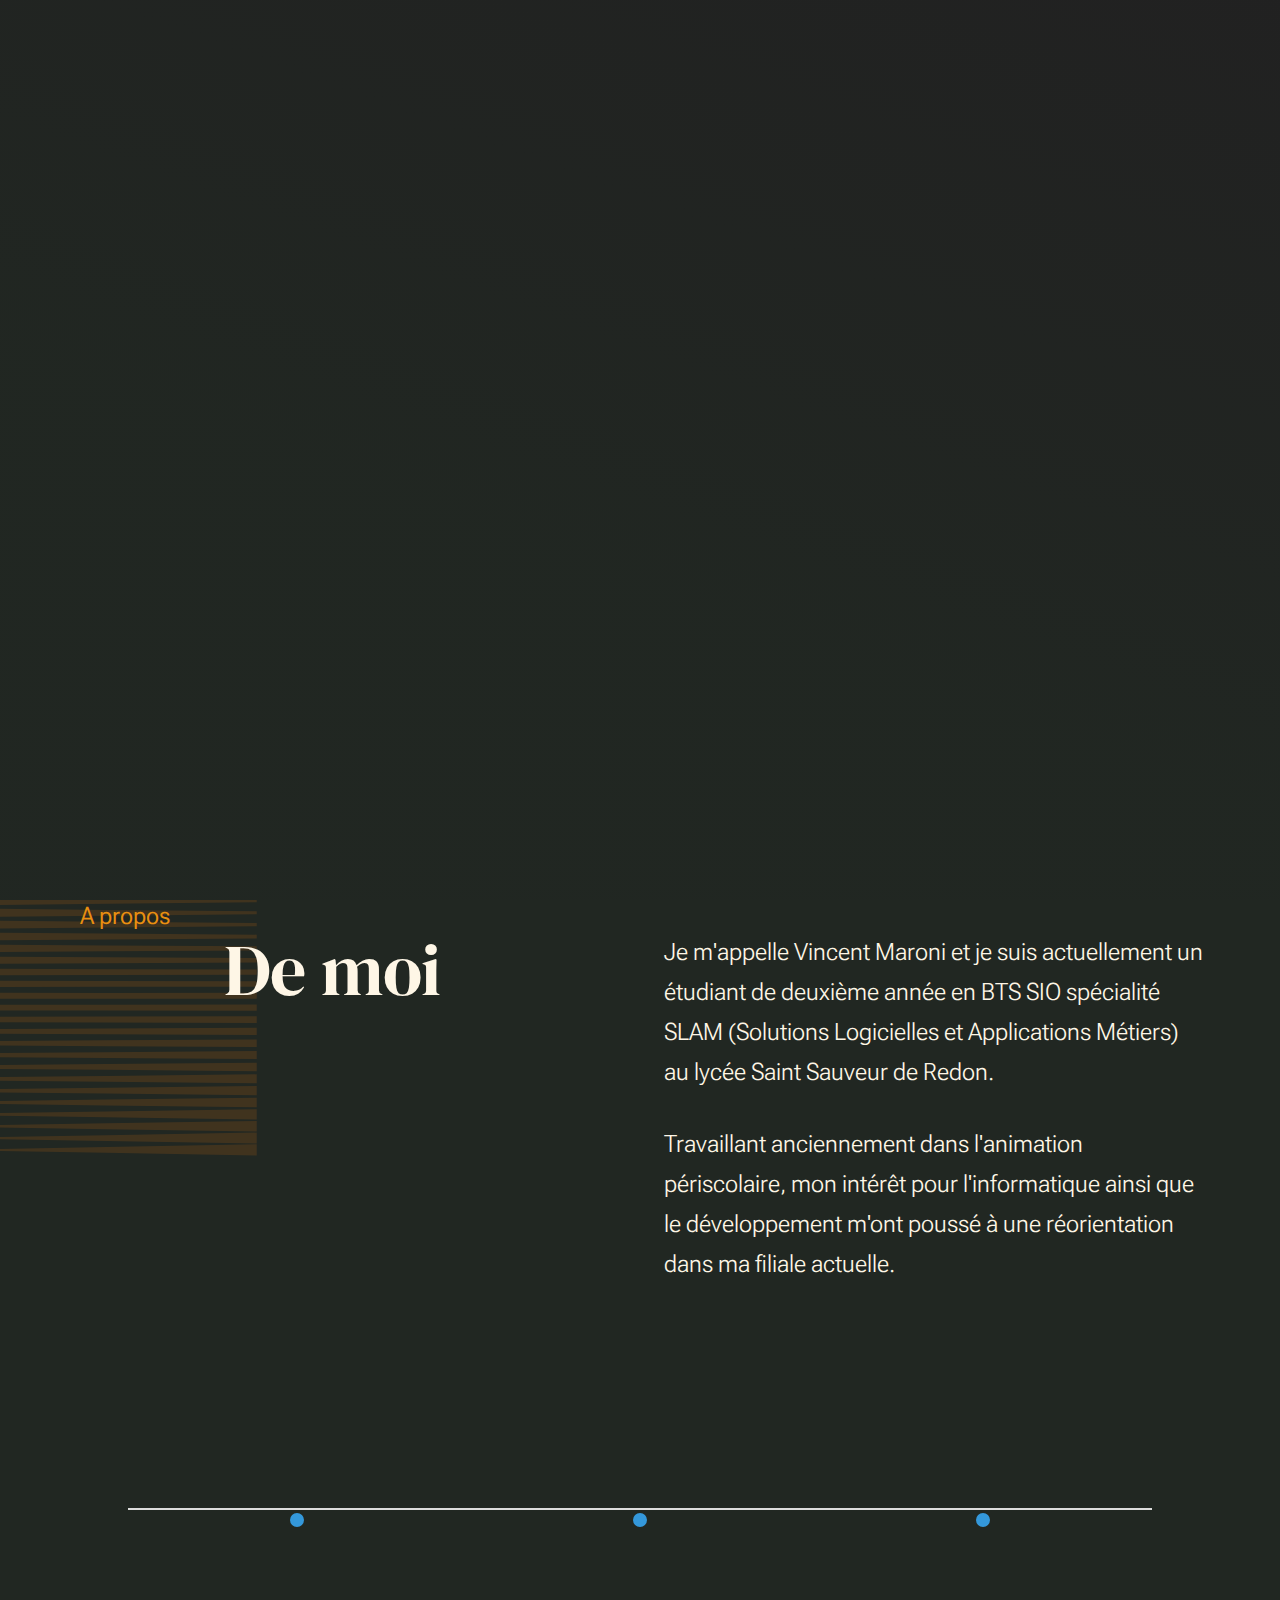
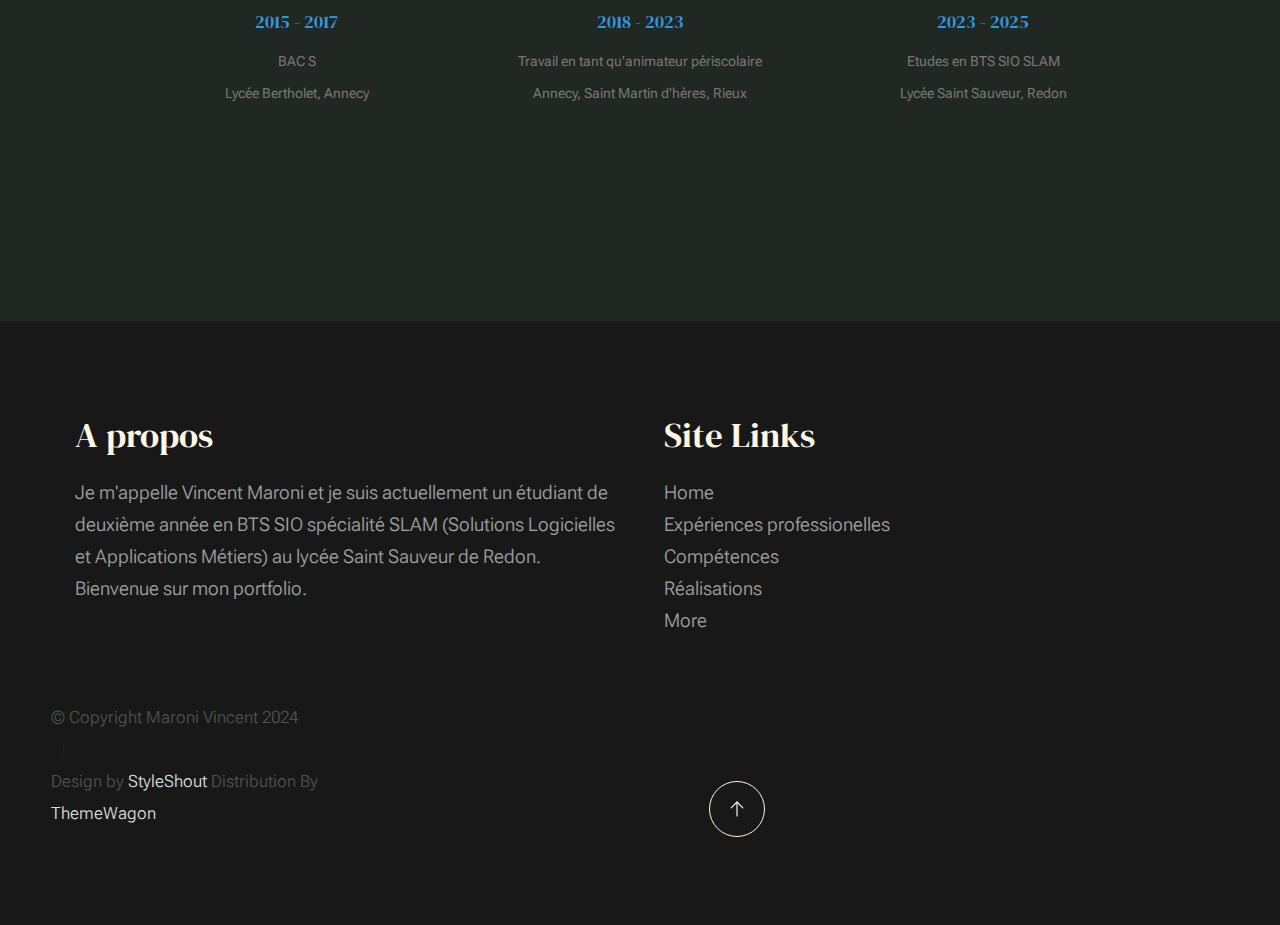
<file: index.html>
<!DOCTYPE html>
<html lang="en" class="no-js" >
<head>

    <!--- basic page needs
    ================================================== -->
    <meta charset="utf-8">
    <meta name="viewport" content="width=device-width, initial-scale=1">
    <title>Portfolio</title>

    <script>
        document.documentElement.classList.remove('no-js');
        document.documentElement.classList.add('js');
    </script>

    <!-- CSS
    ================================================== -->
    <link rel="stylesheet" href="css/vendor.css">
    <link rel="stylesheet" href="css/styles.css">

    <!-- favicons
    ================================================== -->
    <link rel="apple-touch-icon" sizes="180x180" href="apple-touch-icon.png">
    <link rel="icon" type="image/png" sizes="32x32" href="favicon-32x32.png">
    <link rel="icon" type="image/png" sizes="16x16" href="favicon-16x16.png">
    <link rel="manifest" href="site.webmanifest">

</head>


<body id="top">

    
    <!-- preloader
    ================================================== -->
    <div id="preloader">
        <div id="loader" class="dots-fade">
            <div></div>
            <div></div>
            <div></div>
        </div>
    </div>


    <!-- page wrap
    ================================================== -->
    <div id="page" class="s-pagewrap ss-home">


        <!-- # site header 
        ================================================== -->
        <header class="s-header">

            <div class="row s-header__inner width-sixteen-col">

                <div class="s-header__block">
                    <div class="s-header__logo">
                        <a class="logo" href="index.html">
                            <img src="images/logo.svg" alt="Homepage">
                        </a>
                    </div>

                    <a class="s-header__menu-toggle" href="#0"><span>Menu</span></a>
                </div> <!-- end s-header__block -->

                <nav class="s-header__nav">
    
                    <ul class="s-header__menu-links">
                        <li><a href="experience.html">Expériences professionelles</a></li>
                        <li><a href="competence.html">Compétences</a></li>
                        <li><a href="realisations.html">Réalisations</a></li>
                        <li><a href="more.html">More</a></li>
                    </ul> <!-- s-header__menu-links -->

                    <div class="s-header__contact">
                        <a href="contact.html" class="btn btn--primary s-header__contact-btn">Let's Work Together</a>                        
                    </div> <!-- s-header__contact -->
    
                </nav> <!-- end s-header__nav -->

            </div> <!-- end s-header__inner -->

        </header> <!-- end s-header -->


        <!-- # site main content
        ================================================== -->
        <section id="content" class="s-content">

            <!-- intro
            ----------------------------------------------- -->
            <section id="intro" class="s-intro">

                <div class="row s-intro__content width-sixteen-col">

                    <div class="column lg-12 s-intro__content-inner grid-block">
                        
                        <div class="s-intro__content-text">
                            <div class="s-intro__content-pretitle text-pretitle">Bonjour, je suis Vincent</div>
                            <h1 class="s-intro__content-title">
                            Je suis étudiant <br>
                            en BTS SIO <br>
                            option SLAM
                            </h1>
                        </div> <!-- s-intro__content-text -->

                        <div class="s-intro__content-media"> 
                            <div class="s-intro__content-media-inner">                               
                                <!-- <img src="images/intro-bg.jpg" srcset="images/intro-bg.jpg 1x, images/intro-bg@2x.jpg 2x" alt=""> -->
                                <div class="lines">                               
                                    <span></span>                                  
                                </div>
                            </div>
                        </div> <!-- s-intro__content-media -->                      

                        <div class="s-intro__scroll-down">
                            <a href="#about" class="smoothscroll">
                                <div class="scroll-icon">
                                    <svg xmlns="http://www.w3.org/2000/svg" viewBox="0 0 24 24" width="36" height="36" fill="none" stroke="#97b34a" stroke-width="1" stroke-linecap="round" stroke-linejoin="round">&lt;!--!  Atomicons Free 1.00 by @atisalab License - https://atomicons.com/license/ (Icons: CC BY 4.0) Copyright 2021 Atomicons --&gt;<polyline points="7 13 12 18 17 13"></polyline><line x1="12" y1="18" x2="12" y2="6"></line></svg>
                                </div>
                                <span>Scroll for more</span>
                            </a>
                        </div> <!-- s-intro__scroll-down -->
                        
                    </div> <!-- s-intro__content-inner -->

                </div> <!-- s-intro__content -->

            </section> <!-- end s-intro -->

            <!-- about
            ----------------------------------------------- -->
            <section id="about" class="s-about target-section">

                <section id="about" class="s-about target-section">

                    <div class="row s-about__content width-sixteen-col">
                        <div class="column grid-block grid-section-split">
                
                            <img src="images/geometric_shape.svg" alt="" class="s-about__content-imgbg">
                
                            <div class="section-header grid-section-split__header">
                                <div class="text-pretitle">A propos</div>
                                <h2 class="text-display-title">De moi</h2>
                            </div> <!-- end section-header -->
                
                            <div class="s-about__content-main grid-section-split__primary">
                                <p class="attention-getter">
                                    Je m'appelle Vincent Maroni et je suis actuellement un étudiant de deuxième année en 
                                    BTS SIO spécialité SLAM (Solutions Logicielles et Applications Métiers) au lycée Saint Sauveur de Redon.
                                </p>
                                <p class="attention-getter">
                                    Travaillant anciennement dans l'animation périscolaire, mon intérêt pour l'informatique ainsi
                                    que le développement m'ont poussé à une réorientation dans ma filiale actuelle.
                                </p>
                            </div> <!-- end s-about__content-main -->
                
                        </div> <!-- content-inner -->
                    </div>
                
                </section> <!-- end s-about -->
                

            <!-- expertise
            ----------------------------------------------- -->
            <section id="expertise" class="s-expertise">

                 <!-- Timeline Section BELOW Text -->
                 <div class="timeline-accueil">
                    <div class="timeline-item active">
                        <div class="timeline-content">
                            <h3>2015 - 2017</h3>
                            <p>BAC S <br>
                            Lycée Bertholet, Annecy
                            </p>
                        </div>
                    </div>
    
                    <div class="timeline-item active">
                        <div class="timeline-content">
                            <h3>2018 - 2023</h3>
                            <p>Travail en tant qu'animateur périscolaire <br>
                                Annecy, Saint Martin d'hères, Rieux
                            </p>
                        </div>
                    </div>
    
                    <div class="timeline-item active">
                        <div class="timeline-content">
                            <h3>2023 - 2025</h3>
                            <p>Etudes en BTS SIO SLAM <br>
                                Lycée Saint Sauveur, Redon
                            </p>
                        </div>
                    </div>
                </div> <!-- end timeline -->

            </section> <!-- end s-expertise -->

        <!-- # footer 
        ================================================== -->
        <footer class="s-footer">
            <div class="row s-footer__content">
                <div class="column xl-6 lg-6 md-12 s-footer__block s-footer__about">                    
                    <h3>A propos</h3>
                    <p>
                        Je m'appelle Vincent Maroni et je suis actuellement un étudiant de deuxième année en 
                        BTS SIO spécialité SLAM (Solutions Logicielles et Applications Métiers) au lycée Saint Sauveur de Redon.
                        Bienvenue sur mon portfolio.
                    </p>               
                </div>                
                <div class="column xl-3 lg-6 md-12 s-footer__block s-footer__site-links">
                    <h3>Site Links</h3>
                    <ul class="link-list">
                        <li><a href="index.html">Home</a></li>
                        <li><a href="experience.html">Expériences professionelles</a></li>
                        <li><a href="competence.html">Compétences</a></li>
                        <li><a href="realisations.html">Réalisations</a></li>
                        <li><a href="more.html">More</a></li>
                        
                    </ul>
                </div>
            
            <div class="row s-footer__bottom">
                <div class="column xl-6 lg-12">
                    <p class="ss-copyright">
                        <span>© Copyright Maroni Vincent 2024</span> 
                        <span>Design by <a href="https://www.styleshout.com/">StyleShout</a> Distribution By <a href="https://themewagon.com">ThemeWagon</a></span>
                    </p>
                </div>

                <div class="ss-go-top">
                    <a class="smoothscroll" title="Back to Top" href="#top">
                        <svg xmlns="http://www.w3.org/2000/svg" viewBox="0 0 24 24" width="36" height="36" fill="none" stroke="#ffffff" stroke-width="1" stroke-linecap="round" stroke-linejoin="round">&lt;!--!  Atomicons Free 1.00 by @atisalab License - https://atomicons.com/license/ (Icons: CC BY 4.0) Copyright 2021 Atomicons --&gt;<polyline points="17 11 12 6 7 11"></polyline><line x1="12" y1="18" x2="12" y2="6"></line></svg>
                    </a>
                </div> <!-- end ss-go-top -->
            </div>
            
        </footer> <!-- end s-footer -->

    </div> <!-- end page-wrap -->

    <!-- Java Script
    ================================================== -->
    <script src="js/plugins.js"></script>
    <script src="js/main.js"></script>

</body>
</html>
</file>
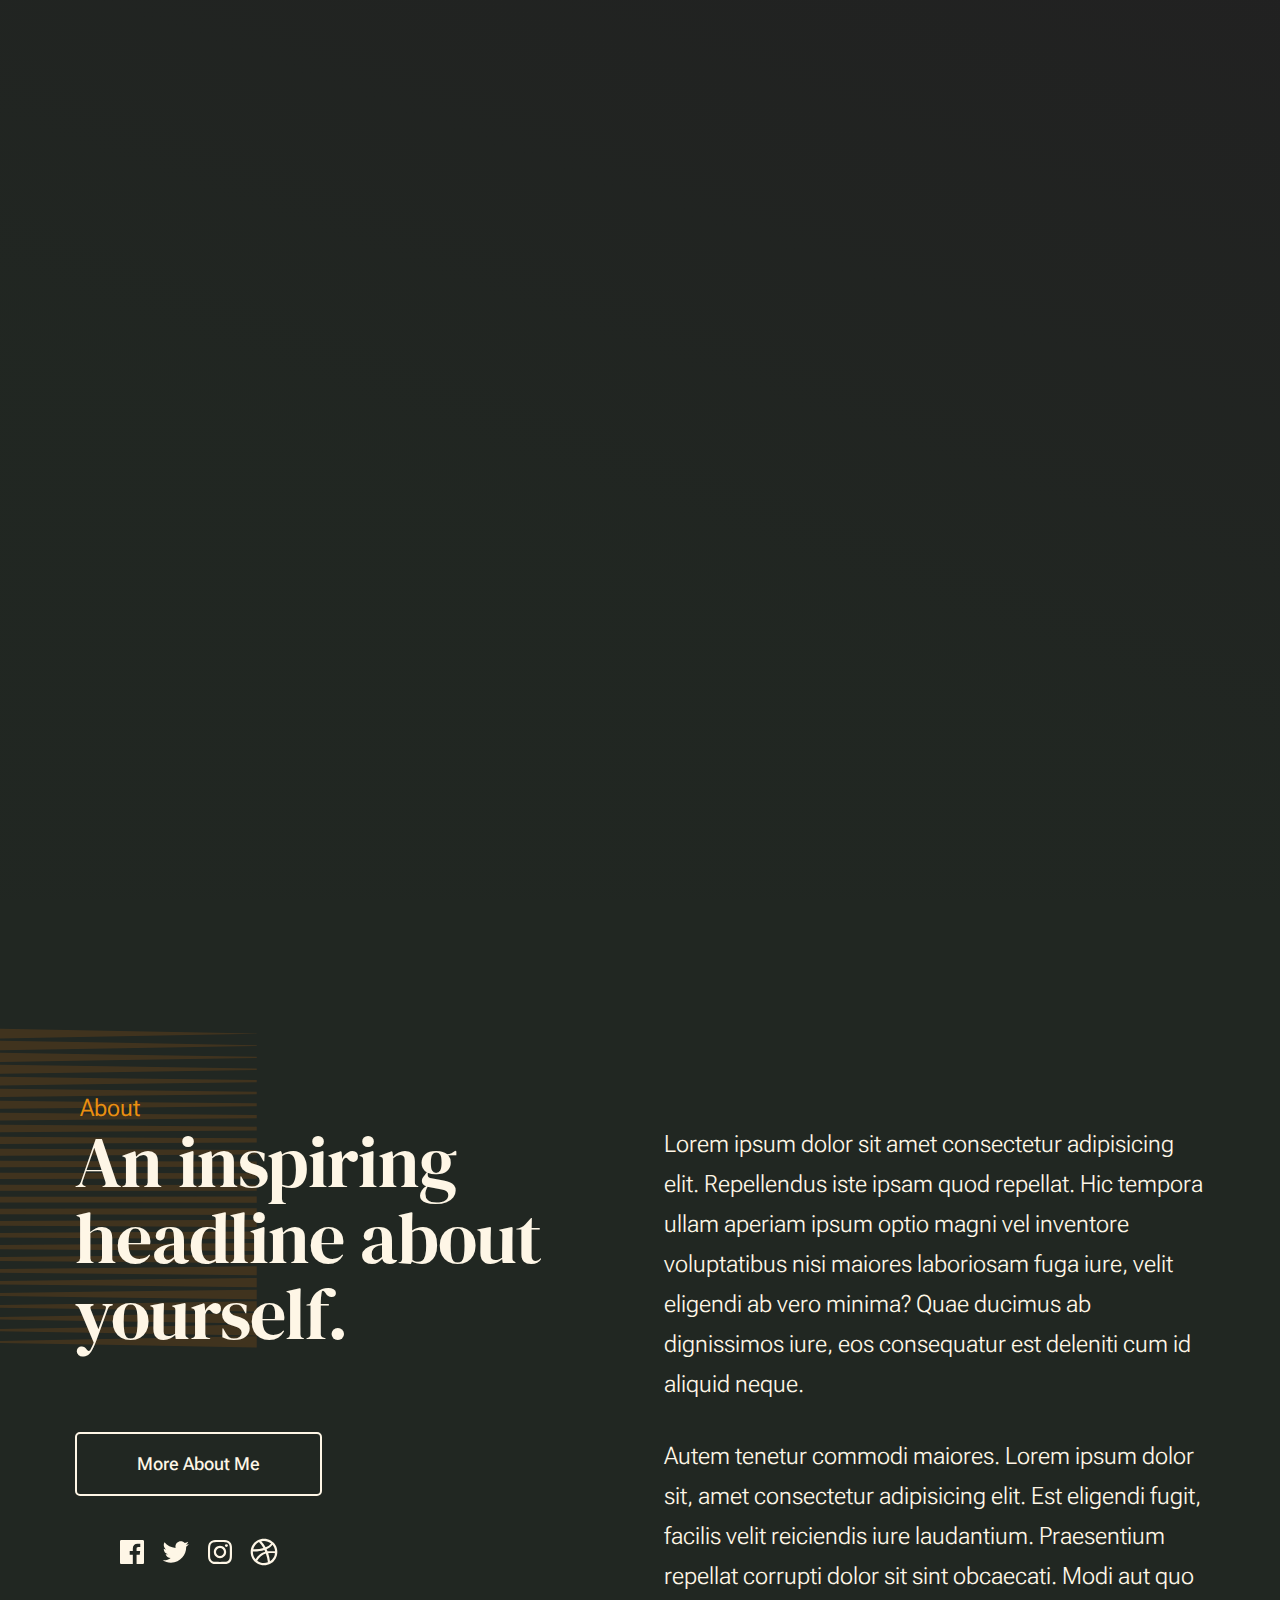
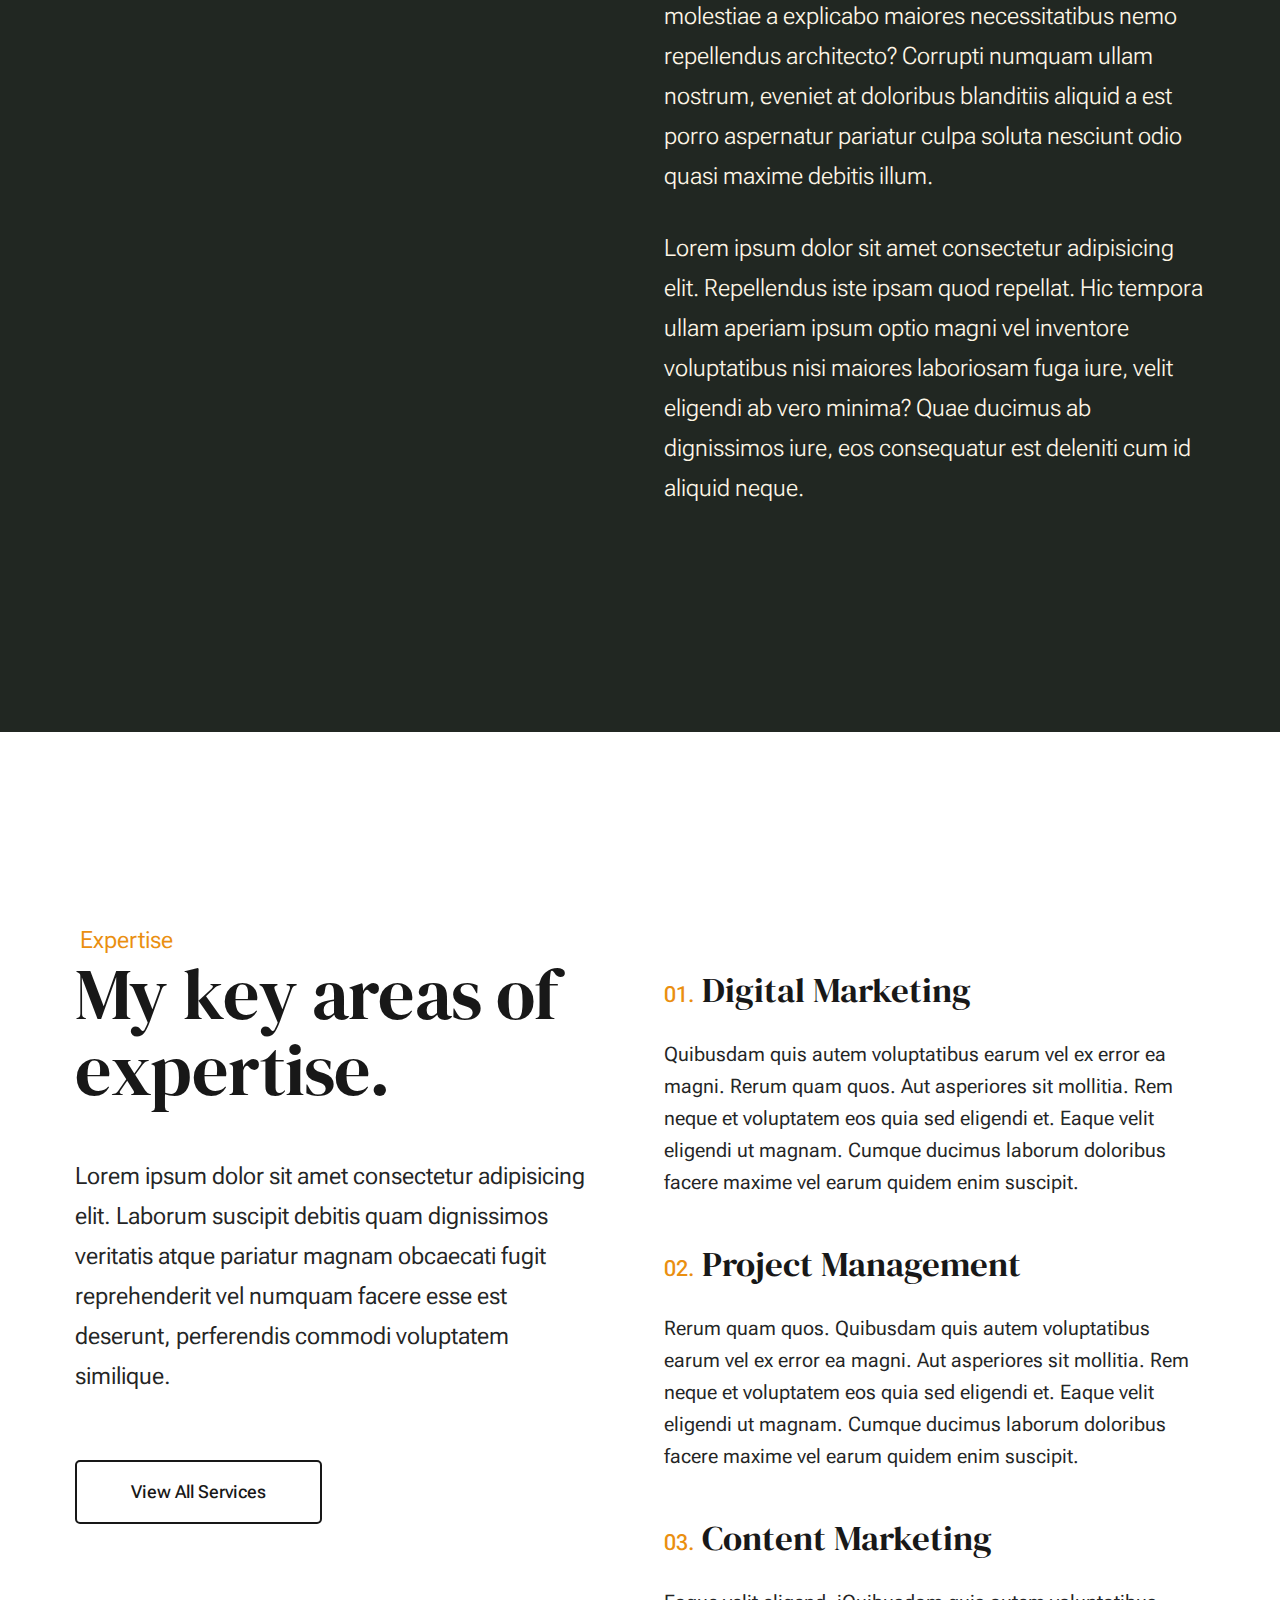
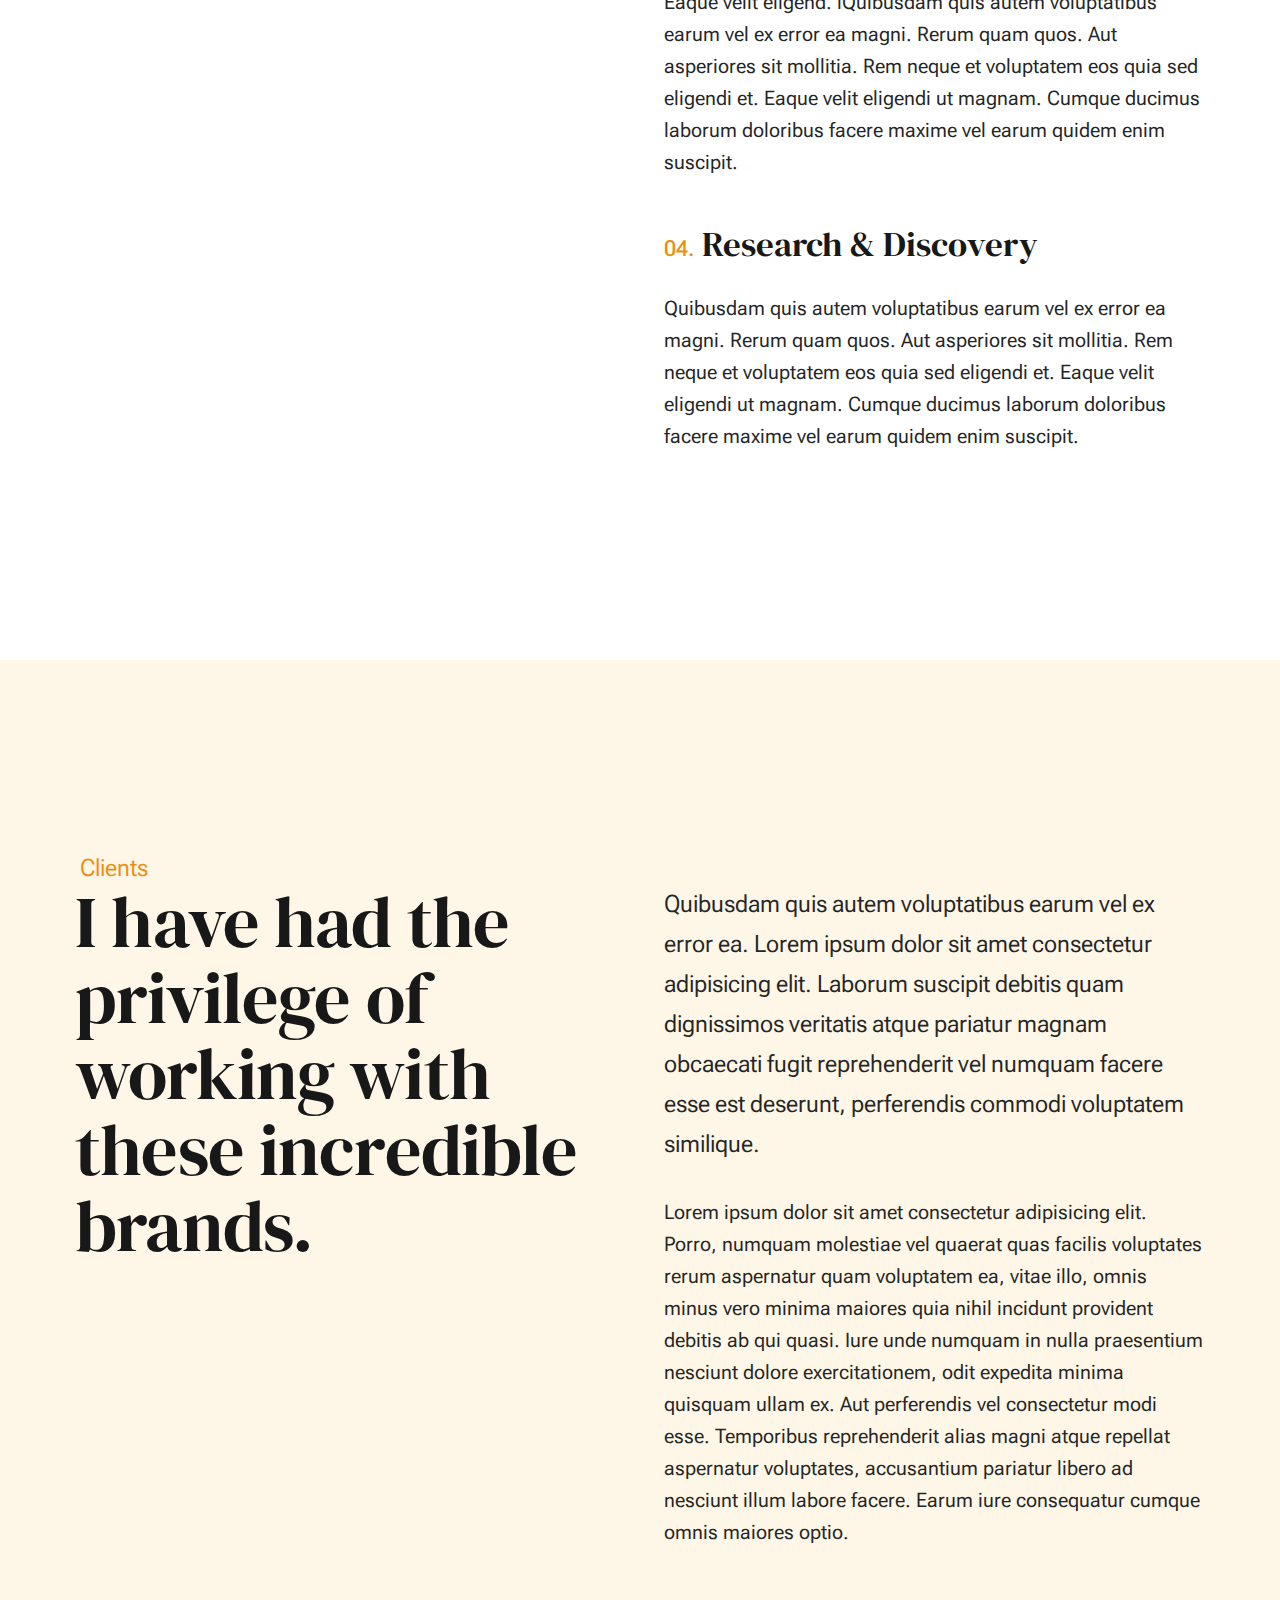
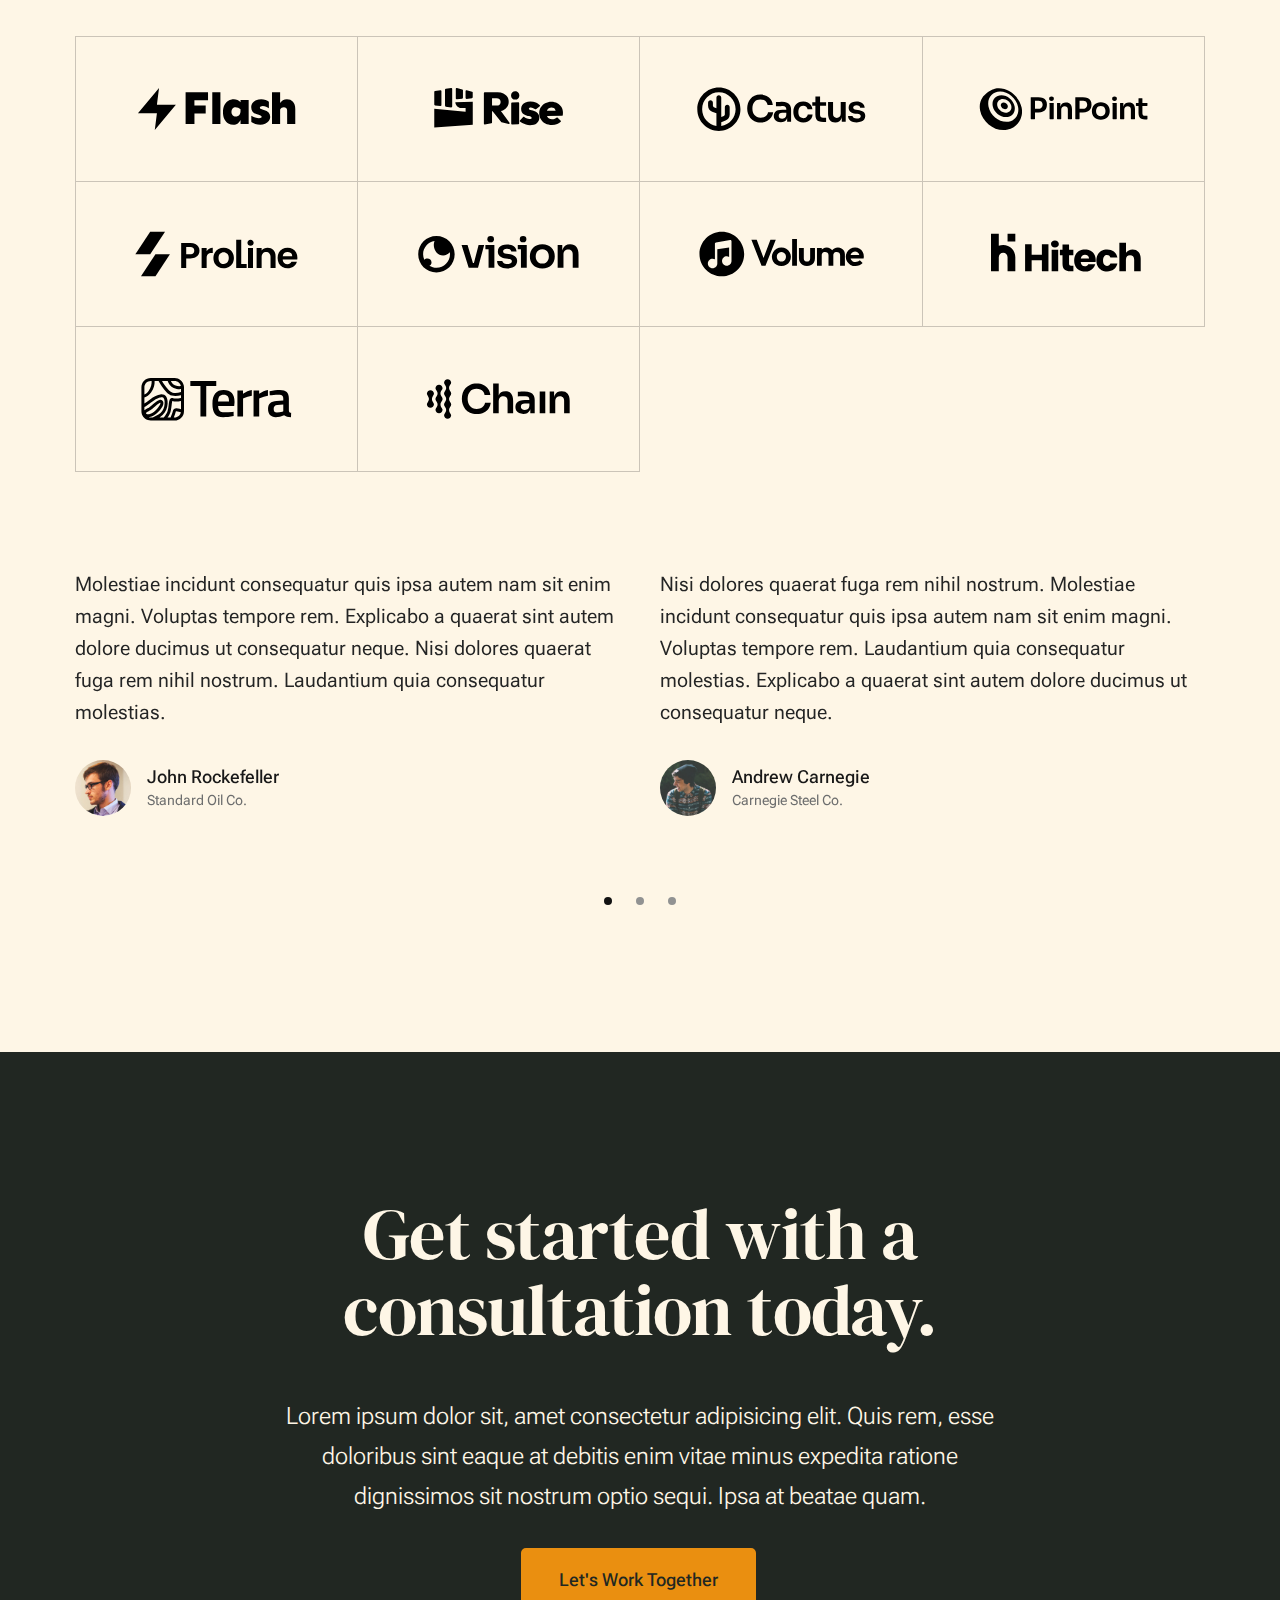
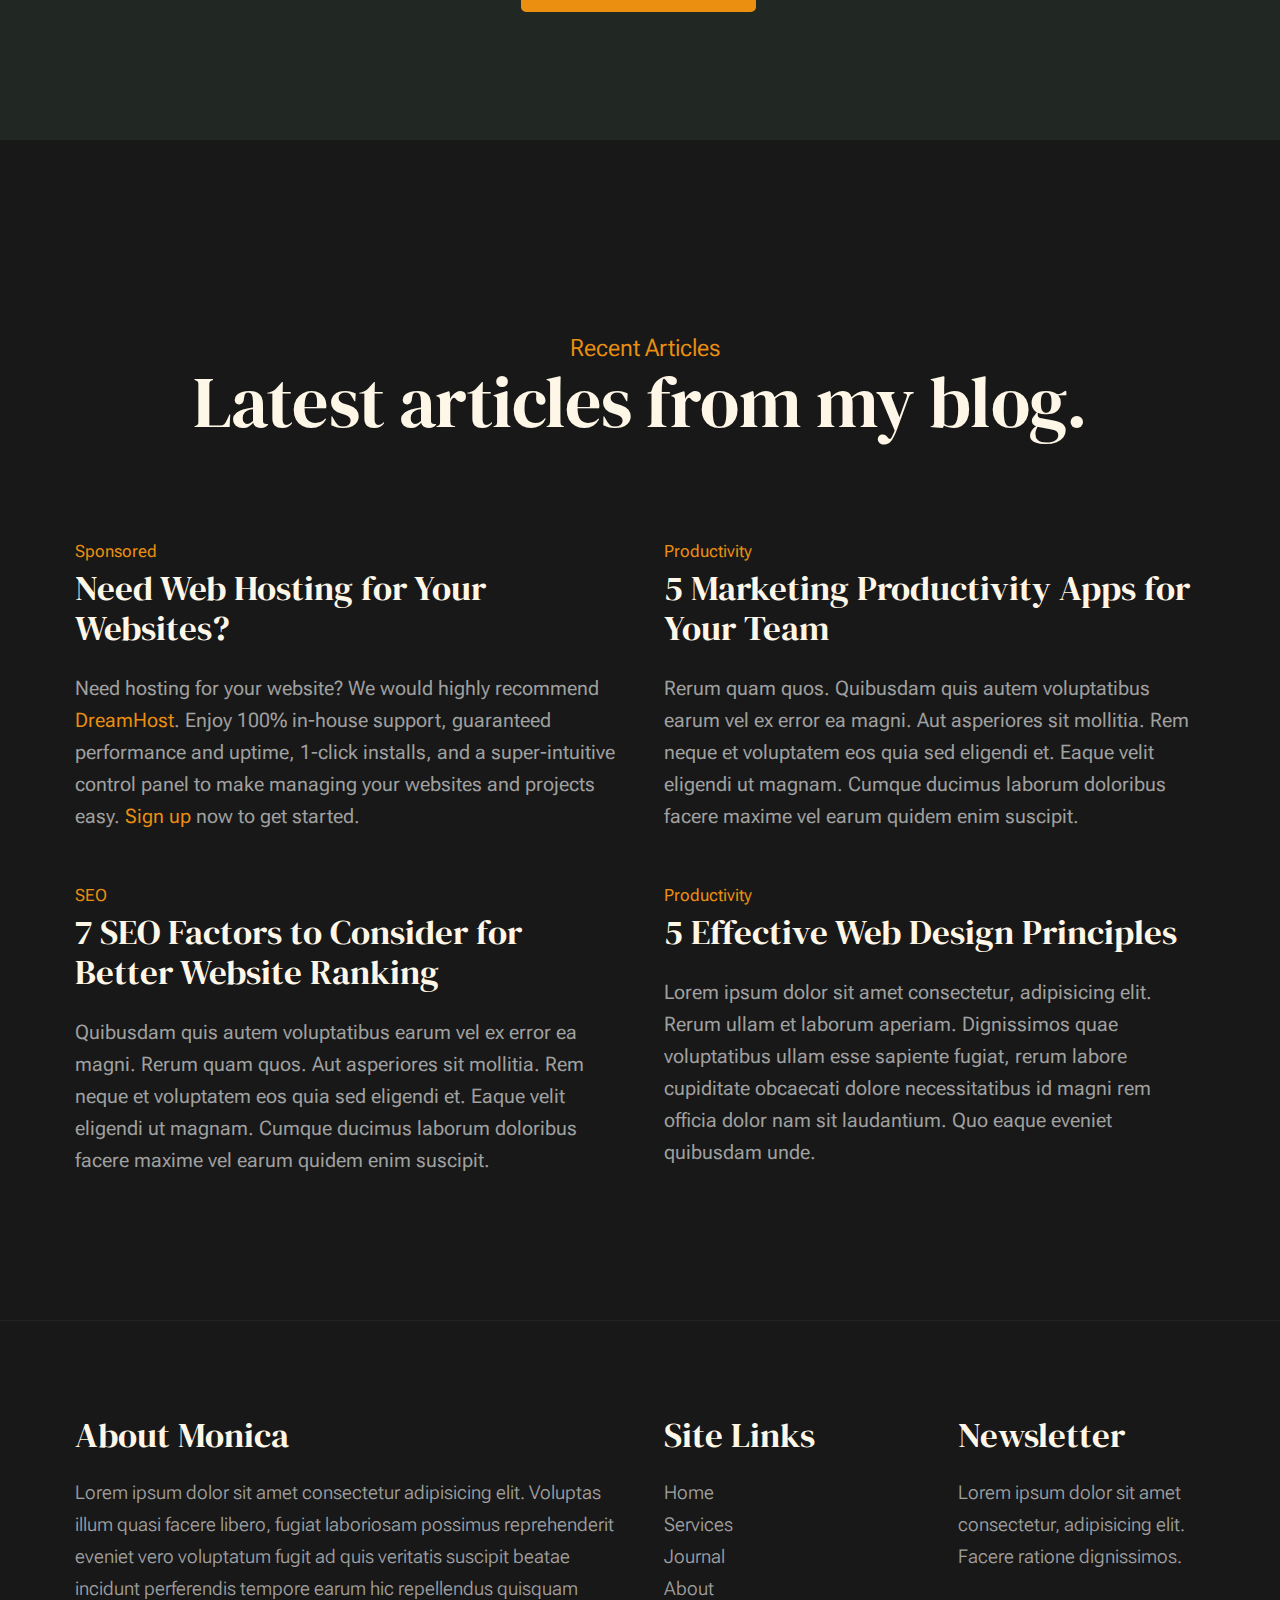
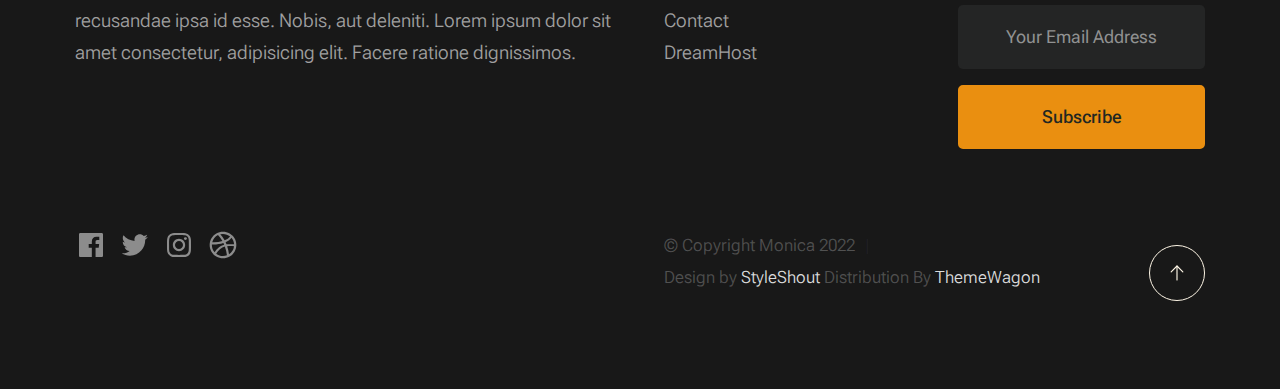
<file: monica-1.0.0/index.html>
<!DOCTYPE html>
<html lang="en" class="no-js" >
<head>

    <!--- basic page needs
    ================================================== -->
    <meta charset="utf-8">
    <meta name="viewport" content="width=device-width, initial-scale=1">
    <title>Monica</title>

    <script>
        document.documentElement.classList.remove('no-js');
        document.documentElement.classList.add('js');
    </script>

    <!-- CSS
    ================================================== -->
    <link rel="stylesheet" href="css/vendor.css">
    <link rel="stylesheet" href="css/styles.css">

    <!-- favicons
    ================================================== -->
    <link rel="apple-touch-icon" sizes="180x180" href="apple-touch-icon.png">
    <link rel="icon" type="image/png" sizes="32x32" href="favicon-32x32.png">
    <link rel="icon" type="image/png" sizes="16x16" href="favicon-16x16.png">
    <link rel="manifest" href="site.webmanifest">

</head>


<body id="top">

    
    <!-- preloader
    ================================================== -->
    <div id="preloader">
        <div id="loader" class="dots-fade">
            <div></div>
            <div></div>
            <div></div>
        </div>
    </div>


    <!-- page wrap
    ================================================== -->
    <div id="page" class="s-pagewrap ss-home">


        <!-- # site header 
        ================================================== -->
        <header class="s-header">

            <div class="row s-header__inner width-sixteen-col">

                <div class="s-header__block">
                    <div class="s-header__logo">
                        <a class="logo" href="index.html">
                            <img src="images/logo.svg" alt="Homepage">
                        </a>
                    </div>

                    <a class="s-header__menu-toggle" href="#0"><span>Menu</span></a>
                </div> <!-- end s-header__block -->

                <nav class="s-header__nav">
    
                    <ul class="s-header__menu-links">
                        <li><a href="about.html">About</a></li>
                        <li><a href="services.html">Services</a></li>
                        <li><a href="blog.html">Journal</a></li>
                        <li><a href="contact.html">Contact</a></li>
                    </ul> <!-- s-header__menu-links -->

                    <div class="s-header__contact">
                        <a href="contact.html" class="btn btn--primary s-header__contact-btn">Let's Work Together</a>                        
                    </div> <!-- s-header__contact -->
    
                </nav> <!-- end s-header__nav -->

            </div> <!-- end s-header__inner -->

        </header> <!-- end s-header -->


        <!-- # site main content
        ================================================== -->
        <section id="content" class="s-content">

            <!-- intro
            ----------------------------------------------- -->
            <section id="intro" class="s-intro">

                <div class="row s-intro__content width-sixteen-col">

                    <div class="column lg-12 s-intro__content-inner grid-block">
                        
                        <div class="s-intro__content-text">
                            <div class="s-intro__content-pretitle text-pretitle">Hello, I'm Monica</div>
                            <h1 class="s-intro__content-title">
                            I create marketing <br>
                            strategies for your <br>
                            business that get <br>
                            results.
                            </h1>
                        </div> <!-- s-intro__content-text -->

                        <div class="s-intro__content-media"> 
                            <div class="s-intro__content-media-inner">                               
                                <img src="images/intro-bg.jpg" srcset="images/intro-bg.jpg 1x, images/intro-bg@2x.jpg 2x" alt="">
                                <div class="lines">                               
                                    <span></span>                                  
                                </div>
                            </div>
                        </div> <!-- s-intro__content-media -->                      

                        <div class="s-intro__scroll-down">
                            <a href="#about" class="smoothscroll">
                                <div class="scroll-icon">
                                    <svg xmlns="http://www.w3.org/2000/svg" viewBox="0 0 24 24" width="36" height="36" fill="none" stroke="#97b34a" stroke-width="1" stroke-linecap="round" stroke-linejoin="round">&lt;!--!  Atomicons Free 1.00 by @atisalab License - https://atomicons.com/license/ (Icons: CC BY 4.0) Copyright 2021 Atomicons --&gt;<polyline points="7 13 12 18 17 13"></polyline><line x1="12" y1="18" x2="12" y2="6"></line></svg>
                                </div>
                                <span>Scroll for more</span>
                            </a>
                        </div> <!-- s-intro__scroll-down -->
                        
                    </div> <!-- s-intro__content-inner -->

                </div> <!-- s-intro__content -->

            </section> <!-- end s-intro -->

            <!-- about
            ----------------------------------------------- -->
            <section id="about" class="s-about target-section">

                <div class="row s-about__content width-sixteen-col">
                    <div class="column grid-block grid-section-split">

                        <img src="images/geometric_shape.svg" alt="" class="s-about__content-imgbg">

                        <div class="section-header grid-section-split__header">
                            <div class="text-pretitle">About</div>                           
                            <h2 class="text-display-title">
                            An inspiring headline about yourself.
                            </h2>                           
                        </div> <!-- end section-header -->

                        <div class="s-about__content-main grid-section-split__primary">
                            <p class="attention-getter">
                            Lorem ipsum dolor sit amet consectetur adipisicing elit. 
                            Repellendus iste ipsam quod repellat. Hic tempora ullam aperiam 
                            ipsum optio magni vel inventore voluptatibus nisi maiores laboriosam 
                            fuga iure, velit eligendi ab vero minima? Quae ducimus ab dignissimos 
                            iure, eos consequatur est deleniti cum id aliquid neque.
                            </p>

                            <p class="attention-getter">
                            Autem tenetur commodi maiores. Lorem ipsum dolor sit, amet consectetur adipisicing elit.  
                            Est eligendi fugit, facilis velit reiciendis iure laudantium. Praesentium repellat 
                            corrupti dolor sit sint obcaecati. Modi aut quo molestiae a explicabo maiores necessitatibus 
                            nemo repellendus architecto? Corrupti numquam ullam nostrum, eveniet at doloribus blanditiis 
                            aliquid a est porro aspernatur pariatur culpa soluta nesciunt odio quasi maxime debitis illum.
                            </p>

                            <p class="attention-getter">
                            Lorem ipsum dolor sit amet consectetur adipisicing elit. 
                            Repellendus iste ipsam quod repellat. Hic tempora ullam aperiam 
                            ipsum optio magni vel inventore voluptatibus nisi maiores laboriosam 
                            fuga iure, velit eligendi ab vero minima? Quae ducimus ab dignissimos 
                            iure, eos consequatur est deleniti cum id aliquid neque.
                            </p>
                        </div> <!-- end s-about__content-main -->

                        <div class="s-about__content-btn grid-section-split__bottom">
                            <a href="about.html" class="btn btn--stroke u-fullwidth">More About Me</a>

                            <ul class="s-about__social social-list">
                                <li>
                                    <a href="#0">
                                        <svg xmlns="http://www.w3.org/2000/svg" width="24" height="24" viewBox="0 0 24 24" style="fill:rgba(0, 0, 0, 1);transform:;-ms-filter:"><path d="M20,3H4C3.447,3,3,3.448,3,4v16c0,0.552,0.447,1,1,1h8.615v-6.96h-2.338v-2.725h2.338v-2c0-2.325,1.42-3.592,3.5-3.592 c0.699-0.002,1.399,0.034,2.095,0.107v2.42h-1.435c-1.128,0-1.348,0.538-1.348,1.325v1.735h2.697l-0.35,2.725h-2.348V21H20 c0.553,0,1-0.448,1-1V4C21,3.448,20.553,3,20,3z"></path></svg>
                                        <span class="u-screen-reader-text">Facebook</span>
                                    </a>
                                </li>
                                <li>
                                    <a href="#0">
                                        <svg xmlns="http://www.w3.org/2000/svg" width="24" height="24" viewBox="0 0 24 24" style="fill:rgba(0, 0, 0, 1);transform:;-ms-filter:"><path d="M19.633,7.997c0.013,0.175,0.013,0.349,0.013,0.523c0,5.325-4.053,11.461-11.46,11.461c-2.282,0-4.402-0.661-6.186-1.809 c0.324,0.037,0.636,0.05,0.973,0.05c1.883,0,3.616-0.636,5.001-1.721c-1.771-0.037-3.255-1.197-3.767-2.793 c0.249,0.037,0.499,0.062,0.761,0.062c0.361,0,0.724-0.05,1.061-0.137c-1.847-0.374-3.23-1.995-3.23-3.953v-0.05 c0.537,0.299,1.16,0.486,1.82,0.511C3.534,9.419,2.823,8.184,2.823,6.787c0-0.748,0.199-1.434,0.548-2.032 c1.983,2.443,4.964,4.04,8.306,4.215c-0.062-0.3-0.1-0.611-0.1-0.923c0-2.22,1.796-4.028,4.028-4.028 c1.16,0,2.207,0.486,2.943,1.272c0.91-0.175,1.782-0.512,2.556-0.973c-0.299,0.935-0.936,1.721-1.771,2.22 c0.811-0.088,1.597-0.312,2.319-0.624C21.104,6.712,20.419,7.423,19.633,7.997z"></path></svg>
                                        <span class="u-screen-reader-text">Twitter</span>
                                    </a>
                                </li>
                                <li>
                                    <a href="#0">
                                        <svg xmlns="http://www.w3.org/2000/svg" width="24" height="24" viewBox="0 0 24 24" style="fill:rgba(0, 0, 0, 1);transform:;-ms-filter:"><path d="M11.999,7.377c-2.554,0-4.623,2.07-4.623,4.623c0,2.554,2.069,4.624,4.623,4.624c2.552,0,4.623-2.07,4.623-4.624 C16.622,9.447,14.551,7.377,11.999,7.377L11.999,7.377z M11.999,15.004c-1.659,0-3.004-1.345-3.004-3.003 c0-1.659,1.345-3.003,3.004-3.003s3.002,1.344,3.002,3.003C15.001,13.659,13.658,15.004,11.999,15.004L11.999,15.004z"></path><circle cx="16.806" cy="7.207" r="1.078"></circle><path d="M20.533,6.111c-0.469-1.209-1.424-2.165-2.633-2.632c-0.699-0.263-1.438-0.404-2.186-0.42 c-0.963-0.042-1.268-0.054-3.71-0.054s-2.755,0-3.71,0.054C7.548,3.074,6.809,3.215,6.11,3.479C4.9,3.946,3.945,4.902,3.477,6.111 c-0.263,0.7-0.404,1.438-0.419,2.186c-0.043,0.962-0.056,1.267-0.056,3.71c0,2.442,0,2.753,0.056,3.71 c0.015,0.748,0.156,1.486,0.419,2.187c0.469,1.208,1.424,2.164,2.634,2.632c0.696,0.272,1.435,0.426,2.185,0.45 c0.963,0.042,1.268,0.055,3.71,0.055s2.755,0,3.71-0.055c0.747-0.015,1.486-0.157,2.186-0.419c1.209-0.469,2.164-1.424,2.633-2.633 c0.263-0.7,0.404-1.438,0.419-2.186c0.043-0.962,0.056-1.267,0.056-3.71s0-2.753-0.056-3.71C20.941,7.57,20.801,6.819,20.533,6.111z M19.315,15.643c-0.007,0.576-0.111,1.147-0.311,1.688c-0.305,0.787-0.926,1.409-1.712,1.711c-0.535,0.199-1.099,0.303-1.67,0.311 c-0.95,0.044-1.218,0.055-3.654,0.055c-2.438,0-2.687,0-3.655-0.055c-0.569-0.007-1.135-0.112-1.669-0.311 c-0.789-0.301-1.414-0.923-1.719-1.711c-0.196-0.534-0.302-1.099-0.311-1.669c-0.043-0.95-0.053-1.218-0.053-3.654 c0-2.437,0-2.686,0.053-3.655c0.007-0.576,0.111-1.146,0.311-1.687c0.305-0.789,0.93-1.41,1.719-1.712 c0.534-0.198,1.1-0.303,1.669-0.311c0.951-0.043,1.218-0.055,3.655-0.055c2.437,0,2.687,0,3.654,0.055 c0.571,0.007,1.135,0.112,1.67,0.311c0.786,0.303,1.407,0.925,1.712,1.712c0.196,0.534,0.302,1.099,0.311,1.669 c0.043,0.951,0.054,1.218,0.054,3.655c0,2.436,0,2.698-0.043,3.654H19.315z"></path></svg>
                                        <span class="u-screen-reader-text">Instagram</span>
                                    </a>
                                </li>
                                <li>
                                    <a href="#0">
                                        <svg xmlns="http://www.w3.org/2000/svg" width="24" height="24" viewBox="0 0 24 24" style="fill: rgba(0, 0, 0, 1);transform: ;msFilter:;"><path d="M20.66 6.98a9.932 9.932 0 0 0-3.641-3.64C15.486 2.447 13.813 2 12 2s-3.486.447-5.02 1.34c-1.533.893-2.747 2.107-3.64 3.64S2 10.187 2 12s.446 3.487 1.34 5.02a9.924 9.924 0 0 0 3.641 3.64C8.514 21.553 10.187 22 12 22s3.486-.447 5.02-1.34a9.932 9.932 0 0 0 3.641-3.64C21.554 15.487 22 13.813 22 12s-.446-3.487-1.34-5.02zM12 3.66c2 0 3.772.64 5.32 1.919-.92 1.174-2.286 2.14-4.1 2.9-1.002-1.813-2.088-3.327-3.261-4.54A7.715 7.715 0 0 1 12 3.66zM5.51 6.8a8.116 8.116 0 0 1 2.711-2.22c1.212 1.201 2.325 2.7 3.34 4.5-2 .6-4.114.9-6.341.9-.573 0-1.006-.013-1.3-.04A8.549 8.549 0 0 1 5.51 6.8zM3.66 12c0-.054.003-.12.01-.2.007-.08.01-.146.01-.2.254.014.641.02 1.161.02 2.666 0 5.146-.367 7.439-1.1.187.373.381.793.58 1.26-1.32.293-2.674 1.006-4.061 2.14S6.4 16.247 5.76 17.5c-1.4-1.587-2.1-3.42-2.1-5.5zM12 20.34c-1.894 0-3.594-.587-5.101-1.759.601-1.187 1.524-2.322 2.771-3.401 1.246-1.08 2.483-1.753 3.71-2.02a29.441 29.441 0 0 1 1.56 6.62 8.166 8.166 0 0 1-2.94.56zm7.08-3.96a8.351 8.351 0 0 1-2.58 2.621c-.24-2.08-.7-4.107-1.379-6.081.932-.066 1.765-.1 2.5-.1.799 0 1.686.034 2.659.1a8.098 8.098 0 0 1-1.2 3.46zm-1.24-5c-1.16 0-2.233.047-3.22.14a27.053 27.053 0 0 0-.68-1.62c2.066-.906 3.532-2.006 4.399-3.3 1.2 1.414 1.854 3.027 1.96 4.84-.812-.04-1.632-.06-2.459-.06z"></path></svg>
                                        <span class="u-screen-reader-text">Dribbble</span>
                                    </a>
                                </li>
                            </ul> <!-- end s-footer__social -->
                        </div> <!-- end s-about__content-btn -->
                    
                    </div> <!-- content-inner -->
                </div>
                
            </section> <!-- end s-about -->

            <!-- expertise
            ----------------------------------------------- -->
            <section id="expertise" class="s-expertise">

                <div class="row s-expertise__content width-sixteen-col">
                    <div class="column xl-12 grid-block grid-section-split">

                        <div class="section-header grid-section-split__header">
                            <div class="text-pretitle">Expertise</div>                           
                            <h2 class="text-display-title">
                            My key areas of expertise.
                            </h2>     
                            
                            <p class="lead">
                            Lorem ipsum dolor sit amet consectetur adipisicing elit. Laborum suscipit debitis quam dignissimos veritatis atque pariatur magnam obcaecati fugit reprehenderit vel numquam facere esse est deserunt, perferendis commodi voluptatem similique.
                            </p>
                        </div> <!-- end section-header -->

                        <div class="s-expertise__content-main grid-section-split__primary">

                            <div class="grid-list-items list-items show-ctr">
                                <div class="grid-list-items__item list-items__item">
                                    <div class="grid-list-items__title list-items__item-header">
                                        <h3 class="list-items__item-title">Digital Marketing</h3>
                                    </div>
                                    <div class="grid-list-items__text list-items__item-text">
                                        <p>
                                        Quibusdam quis autem voluptatibus earum vel ex error ea magni. Rerum quam quos. Aut asperiores 
                                        sit mollitia. Rem neque et voluptatem eos quia sed eligendi et. Eaque velit eligendi ut 
                                        magnam. Cumque ducimus laborum doloribus facere maxime vel earum quidem enim suscipit.
                                        </p>
                                    </div>
                                </div> <!-- list-item -->
                                <div class="grid-list-items__item list-items__item">
                                    <div class="grid-list-items__title list-items__item-header">
                                        <h3 class="list-items__item-title">Project Management</h3>
                                    </div>
                                    <div class="grid-list-items__text list-items__item-text">
                                        <p>
                                        Rerum quam quos. Quibusdam quis autem voluptatibus earum vel ex error ea magni. Aut asperiores 
                                        sit mollitia. Rem neque et voluptatem eos quia sed eligendi et. Eaque velit eligendi ut 
                                        magnam. Cumque ducimus laborum doloribus facere maxime vel earum quidem enim suscipit.
                                        </p>
                                    </div>
                                </div> <!-- list-expertise__item -->
                                <div class="grid-list-items__item list-items__item">
                                    <div class="grid-list-items__title list-items__item-header">
                                        <h3 class="list-items__item-title">Content Marketing</h3>
                                    </div>
                                    <div class="grid-list-items__text list-items__item-text">
                                        <p>
                                        Eaque velit eligend. iQuibusdam quis autem voluptatibus earum vel ex error ea magni. 
                                        Rerum quam quos. Aut asperiores sit mollitia. Rem neque et voluptatem eos quia sed eligendi et. 
                                        Eaque velit eligendi ut magnam. Cumque ducimus laborum doloribus facere maxime vel earum quidem enim suscipit.
                                        </p>
                                    </div>
                                </div> <!-- list-expertise__item -->
                                <div class="grid-list-items__item list-items__item">
                                    <div class="grid-list-items__title list-items__item-header">
                                        <h3 class="list-items__item-title">Research & Discovery</h3>
                                    </div>
                                    <div class="grid-list-items__text list-items__item-text">
                                        <p>
                                        Quibusdam quis autem voluptatibus earum vel ex error ea magni. Rerum quam quos. Aut asperiores 
                                        sit mollitia. Rem neque et voluptatem eos quia sed eligendi et. Eaque velit eligendi ut 
                                        magnam. Cumque ducimus laborum doloribus facere maxime vel earum quidem enim suscipit.
                                        </p>
                                    </div>
                                </div> <!-- list-expertise__item -->

                            </div> <!-- grid-list-items -->
                        </div> <!-- end s-expertise__content-main -->

                        <div class="s-expertise__content-btn grid-section-split__bottom">
                            <a href="services.html" class="btn btn--stroke u-fullwidth">View All Services</a>
                        </div> <!-- end s-about__content-btn -->

                    </div> <!-- end grid-block-->
                </div> <!-- end s-expertise__content -->

            </section> <!-- end s-expertise -->

            <!-- clients
            ----------------------------------------------- -->
            <section id="clients" class="s-clients">          

                <div class="row s-clients__content-block width-sixteen-col">
                    <div class="column xl-12 grid-block grid-section-split">
                    
                        <div class="section-header grid-section-split__header">
                            <div class="text-pretitle">Clients</div>                           
                            <h2 class="text-display-title">
                            I have had the privilege of working with these incredible brands.
                            </h2>       
                        </div> <!-- end section-header -->
                    
                        <div class="grid-section-split__primary">
                            <p class="lead">
                            Quibusdam quis autem voluptatibus earum vel ex error ea. Lorem ipsum dolor sit amet consectetur 
                            adipisicing elit. Laborum suscipit debitis quam dignissimos veritatis atque pariatur magnam 
                            obcaecati fugit reprehenderit vel numquam facere esse est deserunt, perferendis commodi voluptatem similique.
                            </p>   

                            <p>
                            Lorem ipsum dolor sit amet consectetur adipisicing elit. Porro, numquam molestiae vel quaerat quas 
                            facilis voluptates rerum aspernatur quam voluptatem ea, vitae illo, omnis minus vero minima maiores 
                            quia nihil incidunt provident debitis ab qui quasi. Iure unde numquam in nulla praesentium nesciunt 
                            dolore exercitationem, odit expedita minima quisquam ullam ex. Aut perferendis vel consectetur modi esse.
                            Temporibus reprehenderit alias magni atque repellat aspernatur voluptates, accusantium pariatur libero ad 
                            nesciunt illum labore facere. Earum iure consequatur cumque omnis maiores optio.
                            </p>
                        </div> <!-- end grid-section-split__primary -->
                    
                    </div> <!-- end column -->
                </div> <!-- end row -->

                <div class="row s-clients__content-block width-sixteen-col">
                    <div class="column xl-12">
                    
                        <div class="clients-list">                            
                            <div class="clients-list__item">
                                <a href="#0">
                                    <img src="images/clients/flash.svg" alt="">
                                </a>
                            </div>
                            <div class="clients-list__item">
                                <a href="#0">
                                    <img src="images/clients/rise.svg" alt="">
                                </a>
                            </div>
                            <div class="clients-list__item">
                                <a href="#0">
                                    <img src="images/clients/cactus.svg" alt="">
                                </a>
                            </div>
                            <div class="clients-list__item">
                                <a href="#0">
                                    <img src="images/clients/pinpoint.svg" alt="">
                                </a>
                            </div>
                            <div class="clients-list__item">
                                <a href="#0">
                                    <img src="images/clients/proline.svg" alt="">
                                </a>
                            </div>
                            <div class="clients-list__item">
                                <a href="#0">
                                    <img src="images/clients/vision.svg" alt="">
                                </a>
                            </div>
                            <div class="column clients-list__item">
                                <a href="#0">
                                    <img src="images/clients/volume.svg" alt="">
                                </a>
                            </div>
                            <div class="column clients-list__item">
                                <a href="#0">
                                    <img src="images/clients/hitech.svg" alt="">
                                </a>
                            </div><div class="clients-list__item">
                                <a href="#0">
                                    <img src="images/clients/terra.svg" alt="">
                                </a>
                            </div>
                            <div class="clients-list__item">
                                <a href="#0">
                                    <img src="images/clients/chain.svg" alt="">
                                </a>
                            </div>
                        </div> <!-- end clients-list -->

                    </div> <!-- end column -->
                </div> <!-- end row -->
                                
                <div class="row s-clients__content-block width-sixteen-col">
                    <div class="column xl-12 testimonials">
                    
                        <div class="swiper-container testimonials__slider home-slider">

                            <div class="swiper-wrapper">
                                <div class="testimonials__slide swiper-slide">
                                    <p>
                                    Molestiae incidunt consequatur quis ipsa autem nam sit enim magni. Voluptas tempore rem. 
                                    Explicabo a quaerat sint autem dolore ducimus ut consequatur neque. Nisi dolores quaerat fuga rem nihil nostrum.
                                    Laudantium quia consequatur molestias.
                                    </p>
                                    <div class="testimonials__author">
                                        <img src="images/avatars/user-01.jpg" alt="Author image" class="testimonials__avatar">
                                        <cite class="testimonials__cite">
                                            <strong>John Rockefeller</strong>
                                            <span>Standard Oil Co.</span>
                                        </cite>
                                    </div>
                                </div>
                                <div class="testimonials__slide swiper-slide">
                                    <p>
                                    Nisi dolores quaerat fuga rem nihil nostrum. Molestiae incidunt consequatur quis ipsa autem nam sit enim magni. 
                                    Voluptas tempore rem. Laudantium quia consequatur molestias.
                                    Explicabo a quaerat sint autem dolore ducimus ut consequatur neque.
                                    </p>
                                    <div class="testimonials__author">
                                        <img src="images/avatars/user-04.jpg" alt="Author image" class="testimonials__avatar">
                                        <cite class="testimonials__cite">
                                            <strong>Andrew Carnegie</strong>
                                            <span>Carnegie Steel Co.</span>
                                        </cite>
                                    </div>
                                </div>
                                <div class="testimonials__slide swiper-slide">
                                    <p>
                                    Voluptas tempore rem. Molestiae incidunt consequatur quis ipsa autem nam sit enim magni.  
                                    Explicabo a quaerat sint autem dolore ducimus ut consequatur neque. 
                                    Nisi dolores quaerat fuga rem nihil nostrum. Laudantium quia consequatur molestias.
                                    </p>
                                    <div class="testimonials__author">
                                        <img src="images/avatars/user-06.jpg" alt="Author image" class="testimonials__avatar">
                                        <cite class="testimonials__cite">
                                            <strong>Henry Ford</strong>
                                            <span>Ford Motor Co.</span>
                                        </cite>
                                    </div>
                                </div>
                                <div class="testimonials__slide swiper-slide">
                                    <p>
                                    Molestiae incidunt consequatur quis ipsa autem nam sit enim magni. Voluptas tempore rem. 
                                    Explicabo a quaerat sint autem dolore ducimus ut consequatur neque. Nisi dolores quaerat fuga rem nihil nostrum.
                                    Laudantium quia consequatur molestias.
                                    </p>
                                    <div class="testimonials__author">
                                        <img src="images/avatars/user-02.jpg" alt="Author image" class="testimonials__avatar">
                                        <cite class="testimonials__cite">
                                            <strong>John Morgan</strong>
                                            <span>JP Morgan & Co.</span>
                                        </cite>
                                    </div>
                                </div> 
                            </div> <!-- end swiper-wrapper --> 

                            <div class="swiper-pagination"></div>

                        </div> <!--end testimonials__slider -->                    
                    
                    </div> <!-- end column -->
                </div> <!-- end row -->


            </section> <!-- end s-clients -->            

        </section> <!-- s-content-->

        <!-- # cta
        ================================================== -->
        <section id="cta" class="s-cta">

            <div class="row row-x-center text-center">
                <div class="column xl-8 lg-12">

                    <div class="s-cta__content">
                        <h2 class="text-display-title">
                        Get started with a consultation today.
                        </h2>
                        <p class="lead">
                        Lorem ipsum dolor sit, amet consectetur adipisicing elit. Quis rem, esse doloribus sint eaque at debitis enim vitae minus expedita ratione dignissimos sit nostrum optio sequi. Ipsa at beatae quam.
                        </p>
                        <a href="contact.html" class="btn btn--primary">Let's Work Together</a>
                    </div>

                </div>
            </div>

        </section> <!-- end s-cta -->

        <!-- # journal
        ================================================== -->
        <section id="journal" class="s-journal">

            <div class="row s-journal__content width-sixteen-col">
                <div class="column xl-12 grid-block">

                    <div class="grid-full section-header text-center">
                        <div class="text-pretitle">Recent Articles</div>                           
                        <h2 class="text-display-title">
                        Latest articles from my blog.
                        </h2>  
                    </div> <!-- end section-header --> 

                    <div class="grid-full s-journal__content-main grid-list-items">

                        <div class="grid-list-items__item blog-card">
                            <div class="blog-card__header">
                                <div class="blog-card__cat-links">
                                    <a href="https://www.dreamhost.com/r.cgi?287326">Sponsored</a>
                                </div>
                                <h3 class="blog-card__title"><a href="https://www.dreamhost.com/r.cgi?287326">Need Web Hosting for Your Websites?</a></h3>
                            </div>
                            <div class="blog-card__text">
                                <p>
                                Need hosting for your website? We would highly recommend <a href="https://www.dreamhost.com/r.cgi?287326">DreamHost</a>.
                                Enjoy 100% in-house support, guaranteed performance and uptime, 1-click installs, and a super-intuitive control 
                                panel to make managing your websites and projects easy. <a href="https://www.dreamhost.com/r.cgi?287326">Sign up</a> now to get started.
                                </p>
                            </div>
                        </div> <!-- end blog-card -->
                        <div class="grid-list-items__item blog-card">
                            <div class="blog-card__header">
                                <div class="blog-card__cat-links">
                                    <a href="blog.html">Productivity</a>
                                </div>
                                <h3 class="blog-card__title"><a href="single.html">5 Marketing Productivity Apps for Your Team</a></h3>
                            </div>
                            <div class="blog-card__text">
                                <p>
                                Rerum quam quos. Quibusdam quis autem voluptatibus earum vel ex error ea magni. Aut asperiores 
                                sit mollitia. Rem neque et voluptatem eos quia sed eligendi et. Eaque velit eligendi ut 
                                magnam. Cumque ducimus laborum doloribus facere maxime vel earum quidem enim suscipit.
                                </p>
                            </div>
                        </div> <!-- end blog-card -->
                        <div class="grid-list-items__item blog-card">
                            <div class="blog-card__header">
                                <div class="blog-card__cat-links">
                                    <a href="blog.html">SEO</a>
                                </div>
                                <h3 class="blog-card__title"><a href="single.html">7 SEO Factors to Consider for Better Website Ranking</a></h3>
                            </div>
                            <div class="blog-card__text">
                                <p>
                                Quibusdam quis autem voluptatibus earum vel ex error ea magni. Rerum quam quos. Aut asperiores 
                                sit mollitia. Rem neque et voluptatem eos quia sed eligendi et. Eaque velit eligendi ut 
                                magnam. Cumque ducimus laborum doloribus facere maxime vel earum quidem enim suscipit.
                                </p>
                            </div>
                        </div> <!-- end blog card -->
                        <div class="grid-list-items__item blog-card">
                            <div class="blog-card__header">
                                <div class="blog-card__cat-links">
                                    <a href="blog.html">Productivity</a>
                                </div>
                                <h3 class="blog-card__title"><a href="single.html">5 Effective Web Design Principles</a></h3>
                            </div>
                            <div class="blog-card__text">
                                <p>
                                Lorem ipsum dolor sit amet consectetur, adipisicing elit. Rerum ullam et laborum aperiam. 
                                Dignissimos quae voluptatibus ullam esse sapiente fugiat, rerum labore cupiditate obcaecati 
                                dolore necessitatibus id magni rem officia dolor nam sit laudantium. Quo eaque eveniet quibusdam unde. 
                                </p>
                            </div>
                        </div> <!-- end blog-card -->

                    </div> <!-- end grid-list-items -->

                </div> <!-- end grid-block-->
            </div> <!-- end s-journal__content -->

        </section> <!-- end s-journal -->


        <!-- # footer 
        ================================================== -->
        <footer class="s-footer">
            <div class="row s-footer__content">
                <div class="column xl-6 lg-6 md-12 s-footer__block s-footer__about">                    
                    <h3>About Monica</h3>
                    <p>
                    Lorem ipsum dolor sit amet consectetur adipisicing elit. Voluptas illum quasi facere libero, 
                    fugiat laboriosam possimus reprehenderit eveniet vero voluptatum fugit ad quis veritatis suscipit beatae 
                    incidunt perferendis tempore earum hic repellendus quisquam recusandae ipsa id esse. Nobis, aut deleniti.
                    Lorem ipsum dolor sit amet consectetur, adipisicing elit. Facere ratione dignissimos.
                    </p>               
                </div>                
                <div class="column xl-3 lg-6 md-12 s-footer__block s-footer__site-links">
                    <h3>Site Links</h3>
                    <ul class="link-list">
                        <li><a href="index.html">Home</a></li>
                        <li><a href="services.html">Services</a></li>
                        <li><a href="blog.html">Journal</a></li>
                        <li><a href="about.html">About</a></li>
                        <li><a href="contact.html">Contact</a></li>
                        <li><a href="https://www.dreamhost.com/r.cgi?287326">DreamHost</a></li>
                    </ul>
                </div>
                <div class="column xl-3 lg-6 md-12 tab-12 s-footer__block s-footer__newsletter">
                    <h3>Newsletter</h3>

                    <p>
                    Lorem ipsum dolor sit amet consectetur, adipisicing elit. Facere ratione dignissimos.
                    </p>

                    <div class="subscribe-form">
                        <form id="mc-form" class="mc-form">
                            <input type="email" name="EMAIL" id="mce-EMAIL" class="u-fullwidth text-center" placeholder="Your Email Address" title="The domain portion of the email address is invalid (the portion after the @)." pattern="^([^\x00-\x20\x22\x28\x29\x2c\x2e\x3a-\x3c\x3e\x40\x5b-\x5d\x7f-\xff]+|\x22([^\x0d\x22\x5c\x80-\xff]|\x5c[\x00-\x7f])*\x22)(\x2e([^\x00-\x20\x22\x28\x29\x2c\x2e\x3a-\x3c\x3e\x40\x5b-\x5d\x7f-\xff]+|\x22([^\x0d\x22\x5c\x80-\xff]|\x5c[\x00-\x7f])*\x22))*\x40([^\x00-\x20\x22\x28\x29\x2c\x2e\x3a-\x3c\x3e\x40\x5b-\x5d\x7f-\xff]+|\x5b([^\x0d\x5b-\x5d\x80-\xff]|\x5c[\x00-\x7f])*\x5d)(\x2e([^\x00-\x20\x22\x28\x29\x2c\x2e\x3a-\x3c\x3e\x40\x5b-\x5d\x7f-\xff]+|\x5b([^\x0d\x5b-\x5d\x80-\xff]|\x5c[\x00-\x7f])*\x5d))*(\.\w{2,})+$" required>
                            <input type="submit" name="subscribe" value="Subscribe" class="btn btn--primary btn--small u-fullwidth">
                            <!-- <div style="position: absolute; left: -5000px;" aria-hidden="true"><input type="text" name="b_cdb7b577e41181934ed6a6a44_9a91cfe7b3" tabindex="-1" value=""></div> -->
                            <div class="mc-status"></div>
                        </form>
                    </div>
                </div>
            </div>    
            
            <div class="row s-footer__bottom">
                <div class="column xl-6 lg-12">
                    <ul class="s-footer__social social-list">
                        <li>
                            <a href="#0">
                                <svg xmlns="http://www.w3.org/2000/svg" width="24" height="24" viewBox="0 0 24 24" style="fill:rgba(0, 0, 0, 1);transform:;-ms-filter:"><path d="M20,3H4C3.447,3,3,3.448,3,4v16c0,0.552,0.447,1,1,1h8.615v-6.96h-2.338v-2.725h2.338v-2c0-2.325,1.42-3.592,3.5-3.592 c0.699-0.002,1.399,0.034,2.095,0.107v2.42h-1.435c-1.128,0-1.348,0.538-1.348,1.325v1.735h2.697l-0.35,2.725h-2.348V21H20 c0.553,0,1-0.448,1-1V4C21,3.448,20.553,3,20,3z"></path></svg>
                                <span class="u-screen-reader-text">Facebook</span>
                            </a>
                        </li>
                        <li>
                            <a href="#0">
                                <svg xmlns="http://www.w3.org/2000/svg" width="24" height="24" viewBox="0 0 24 24" style="fill:rgba(0, 0, 0, 1);transform:;-ms-filter:"><path d="M19.633,7.997c0.013,0.175,0.013,0.349,0.013,0.523c0,5.325-4.053,11.461-11.46,11.461c-2.282,0-4.402-0.661-6.186-1.809 c0.324,0.037,0.636,0.05,0.973,0.05c1.883,0,3.616-0.636,5.001-1.721c-1.771-0.037-3.255-1.197-3.767-2.793 c0.249,0.037,0.499,0.062,0.761,0.062c0.361,0,0.724-0.05,1.061-0.137c-1.847-0.374-3.23-1.995-3.23-3.953v-0.05 c0.537,0.299,1.16,0.486,1.82,0.511C3.534,9.419,2.823,8.184,2.823,6.787c0-0.748,0.199-1.434,0.548-2.032 c1.983,2.443,4.964,4.04,8.306,4.215c-0.062-0.3-0.1-0.611-0.1-0.923c0-2.22,1.796-4.028,4.028-4.028 c1.16,0,2.207,0.486,2.943,1.272c0.91-0.175,1.782-0.512,2.556-0.973c-0.299,0.935-0.936,1.721-1.771,2.22 c0.811-0.088,1.597-0.312,2.319-0.624C21.104,6.712,20.419,7.423,19.633,7.997z"></path></svg>
                                <span class="u-screen-reader-text">Twitter</span>
                            </a>
                        </li>
                        <li>
                            <a href="#0">
                                <svg xmlns="http://www.w3.org/2000/svg" width="24" height="24" viewBox="0 0 24 24" style="fill:rgba(0, 0, 0, 1);transform:;-ms-filter:"><path d="M11.999,7.377c-2.554,0-4.623,2.07-4.623,4.623c0,2.554,2.069,4.624,4.623,4.624c2.552,0,4.623-2.07,4.623-4.624 C16.622,9.447,14.551,7.377,11.999,7.377L11.999,7.377z M11.999,15.004c-1.659,0-3.004-1.345-3.004-3.003 c0-1.659,1.345-3.003,3.004-3.003s3.002,1.344,3.002,3.003C15.001,13.659,13.658,15.004,11.999,15.004L11.999,15.004z"></path><circle cx="16.806" cy="7.207" r="1.078"></circle><path d="M20.533,6.111c-0.469-1.209-1.424-2.165-2.633-2.632c-0.699-0.263-1.438-0.404-2.186-0.42 c-0.963-0.042-1.268-0.054-3.71-0.054s-2.755,0-3.71,0.054C7.548,3.074,6.809,3.215,6.11,3.479C4.9,3.946,3.945,4.902,3.477,6.111 c-0.263,0.7-0.404,1.438-0.419,2.186c-0.043,0.962-0.056,1.267-0.056,3.71c0,2.442,0,2.753,0.056,3.71 c0.015,0.748,0.156,1.486,0.419,2.187c0.469,1.208,1.424,2.164,2.634,2.632c0.696,0.272,1.435,0.426,2.185,0.45 c0.963,0.042,1.268,0.055,3.71,0.055s2.755,0,3.71-0.055c0.747-0.015,1.486-0.157,2.186-0.419c1.209-0.469,2.164-1.424,2.633-2.633 c0.263-0.7,0.404-1.438,0.419-2.186c0.043-0.962,0.056-1.267,0.056-3.71s0-2.753-0.056-3.71C20.941,7.57,20.801,6.819,20.533,6.111z M19.315,15.643c-0.007,0.576-0.111,1.147-0.311,1.688c-0.305,0.787-0.926,1.409-1.712,1.711c-0.535,0.199-1.099,0.303-1.67,0.311 c-0.95,0.044-1.218,0.055-3.654,0.055c-2.438,0-2.687,0-3.655-0.055c-0.569-0.007-1.135-0.112-1.669-0.311 c-0.789-0.301-1.414-0.923-1.719-1.711c-0.196-0.534-0.302-1.099-0.311-1.669c-0.043-0.95-0.053-1.218-0.053-3.654 c0-2.437,0-2.686,0.053-3.655c0.007-0.576,0.111-1.146,0.311-1.687c0.305-0.789,0.93-1.41,1.719-1.712 c0.534-0.198,1.1-0.303,1.669-0.311c0.951-0.043,1.218-0.055,3.655-0.055c2.437,0,2.687,0,3.654,0.055 c0.571,0.007,1.135,0.112,1.67,0.311c0.786,0.303,1.407,0.925,1.712,1.712c0.196,0.534,0.302,1.099,0.311,1.669 c0.043,0.951,0.054,1.218,0.054,3.655c0,2.436,0,2.698-0.043,3.654H19.315z"></path></svg>
                                <span class="u-screen-reader-text">Instagram</span>
                            </a>
                        </li>
                        <li>
                            <a href="#0">
                                <svg xmlns="http://www.w3.org/2000/svg" width="24" height="24" viewBox="0 0 24 24" style="fill: rgba(0, 0, 0, 1);transform: ;msFilter:;"><path d="M20.66 6.98a9.932 9.932 0 0 0-3.641-3.64C15.486 2.447 13.813 2 12 2s-3.486.447-5.02 1.34c-1.533.893-2.747 2.107-3.64 3.64S2 10.187 2 12s.446 3.487 1.34 5.02a9.924 9.924 0 0 0 3.641 3.64C8.514 21.553 10.187 22 12 22s3.486-.447 5.02-1.34a9.932 9.932 0 0 0 3.641-3.64C21.554 15.487 22 13.813 22 12s-.446-3.487-1.34-5.02zM12 3.66c2 0 3.772.64 5.32 1.919-.92 1.174-2.286 2.14-4.1 2.9-1.002-1.813-2.088-3.327-3.261-4.54A7.715 7.715 0 0 1 12 3.66zM5.51 6.8a8.116 8.116 0 0 1 2.711-2.22c1.212 1.201 2.325 2.7 3.34 4.5-2 .6-4.114.9-6.341.9-.573 0-1.006-.013-1.3-.04A8.549 8.549 0 0 1 5.51 6.8zM3.66 12c0-.054.003-.12.01-.2.007-.08.01-.146.01-.2.254.014.641.02 1.161.02 2.666 0 5.146-.367 7.439-1.1.187.373.381.793.58 1.26-1.32.293-2.674 1.006-4.061 2.14S6.4 16.247 5.76 17.5c-1.4-1.587-2.1-3.42-2.1-5.5zM12 20.34c-1.894 0-3.594-.587-5.101-1.759.601-1.187 1.524-2.322 2.771-3.401 1.246-1.08 2.483-1.753 3.71-2.02a29.441 29.441 0 0 1 1.56 6.62 8.166 8.166 0 0 1-2.94.56zm7.08-3.96a8.351 8.351 0 0 1-2.58 2.621c-.24-2.08-.7-4.107-1.379-6.081.932-.066 1.765-.1 2.5-.1.799 0 1.686.034 2.659.1a8.098 8.098 0 0 1-1.2 3.46zm-1.24-5c-1.16 0-2.233.047-3.22.14a27.053 27.053 0 0 0-.68-1.62c2.066-.906 3.532-2.006 4.399-3.3 1.2 1.414 1.854 3.027 1.96 4.84-.812-.04-1.632-.06-2.459-.06z"></path></svg>
                                <span class="u-screen-reader-text">Dribbble</span>
                            </a>
                        </li>
                    </ul> <!-- end s-footer__social -->
                </div>
                <div class="column xl-6 lg-12">
                    <p class="ss-copyright">
                        <span>© Copyright Monica 2022</span> 
                        <span>Design by <a href="https://www.styleshout.com/">StyleShout</a> Distribution By <a href="https://themewagon.com">ThemeWagon</a></span>
                    </p>
                </div>

                <div class="ss-go-top">
                    <a class="smoothscroll" title="Back to Top" href="#top">
                        <svg xmlns="http://www.w3.org/2000/svg" viewBox="0 0 24 24" width="36" height="36" fill="none" stroke="#ffffff" stroke-width="1" stroke-linecap="round" stroke-linejoin="round">&lt;!--!  Atomicons Free 1.00 by @atisalab License - https://atomicons.com/license/ (Icons: CC BY 4.0) Copyright 2021 Atomicons --&gt;<polyline points="17 11 12 6 7 11"></polyline><line x1="12" y1="18" x2="12" y2="6"></line></svg>
                    </a>
                </div> <!-- end ss-go-top -->
            </div>
            
        </footer> <!-- end s-footer -->

    </div> <!-- end page-wrap -->

    <!-- Java Script
    ================================================== -->
    <script src="js/plugins.js"></script>
    <script src="js/main.js"></script>

</body>
</html>
</file>
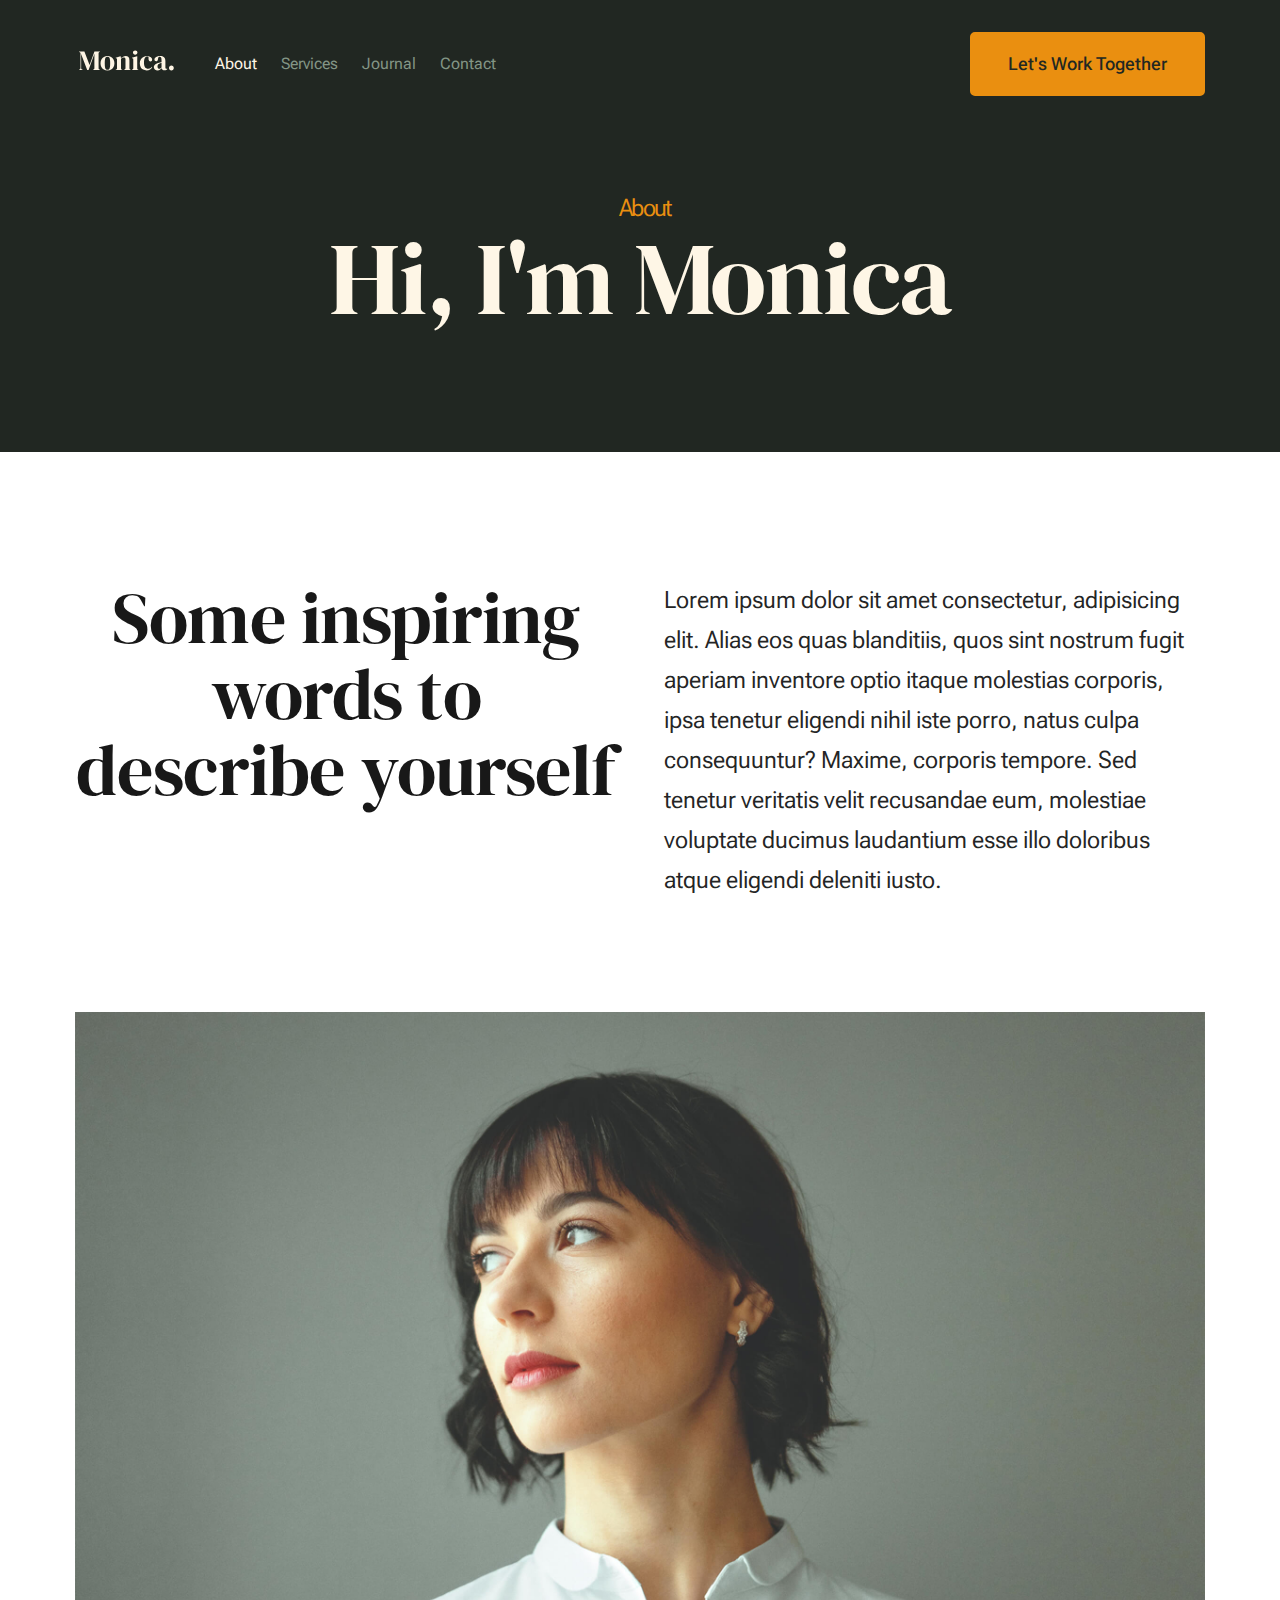
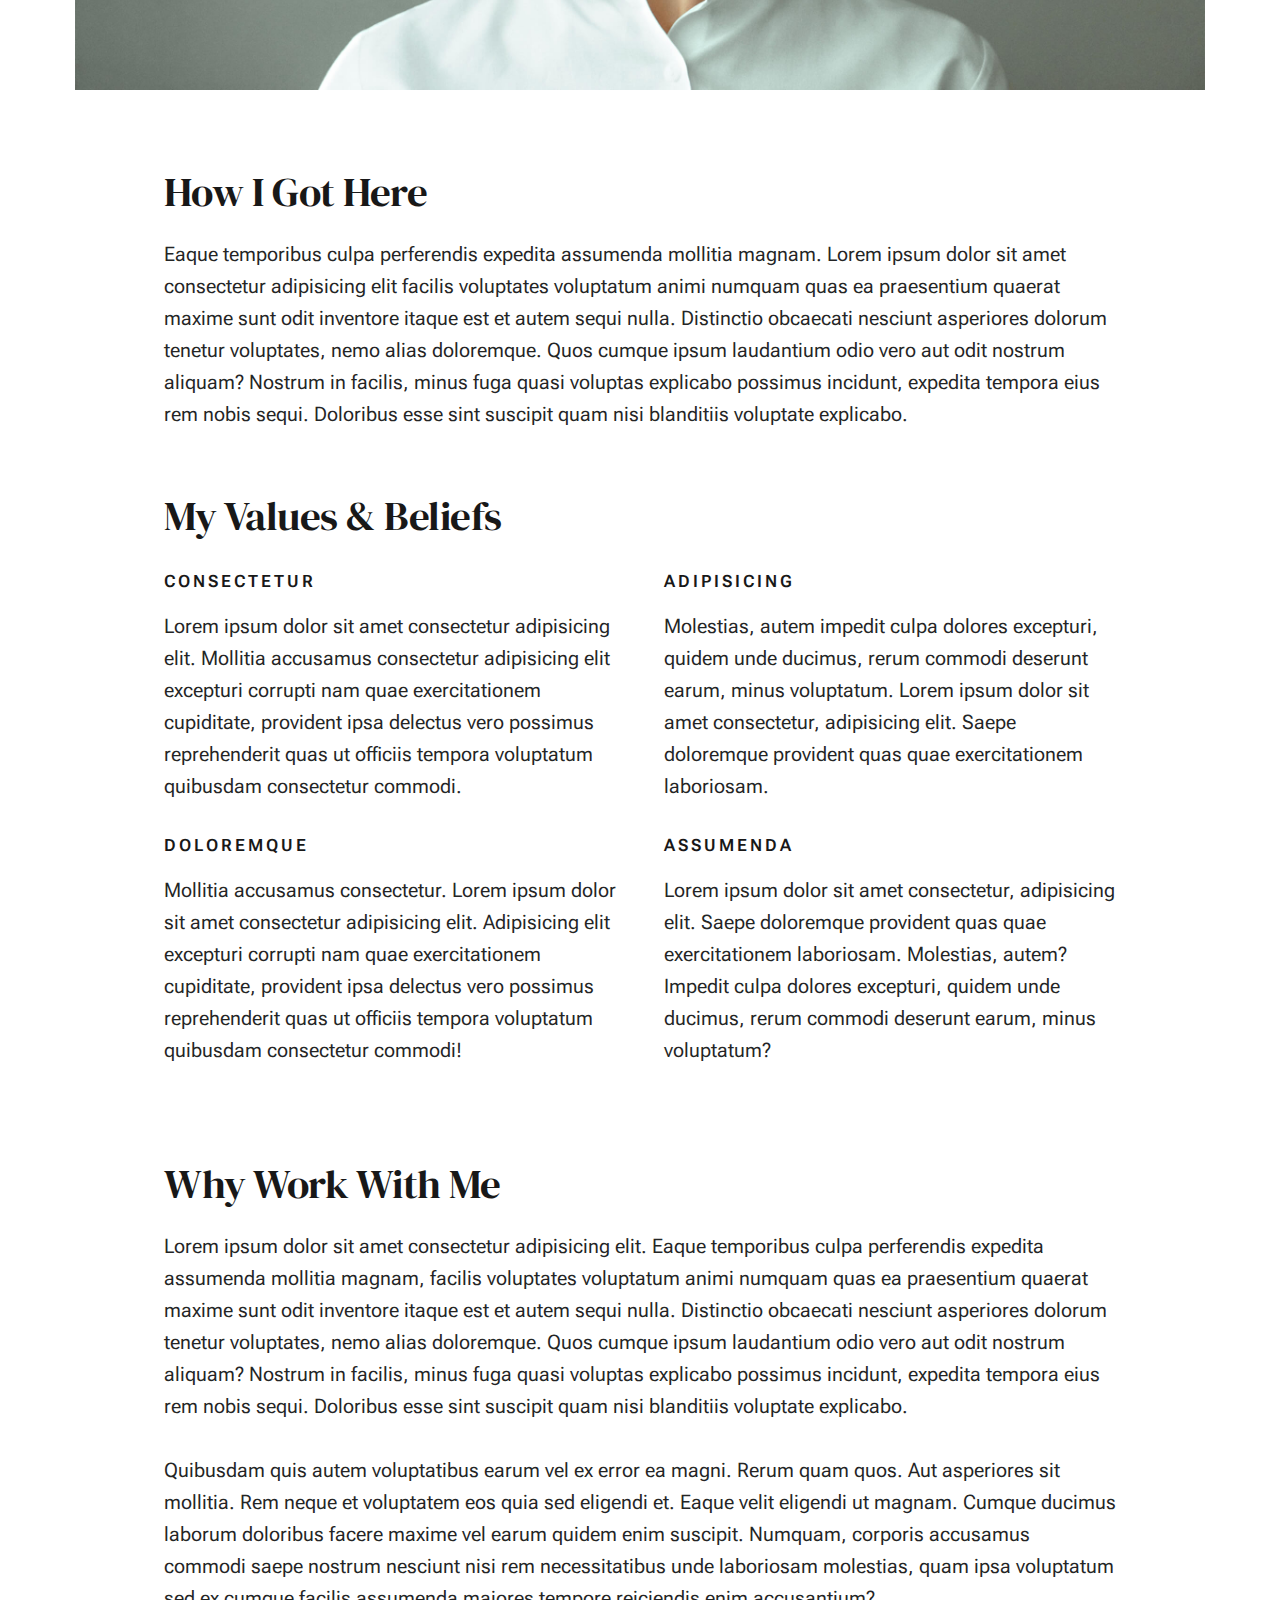
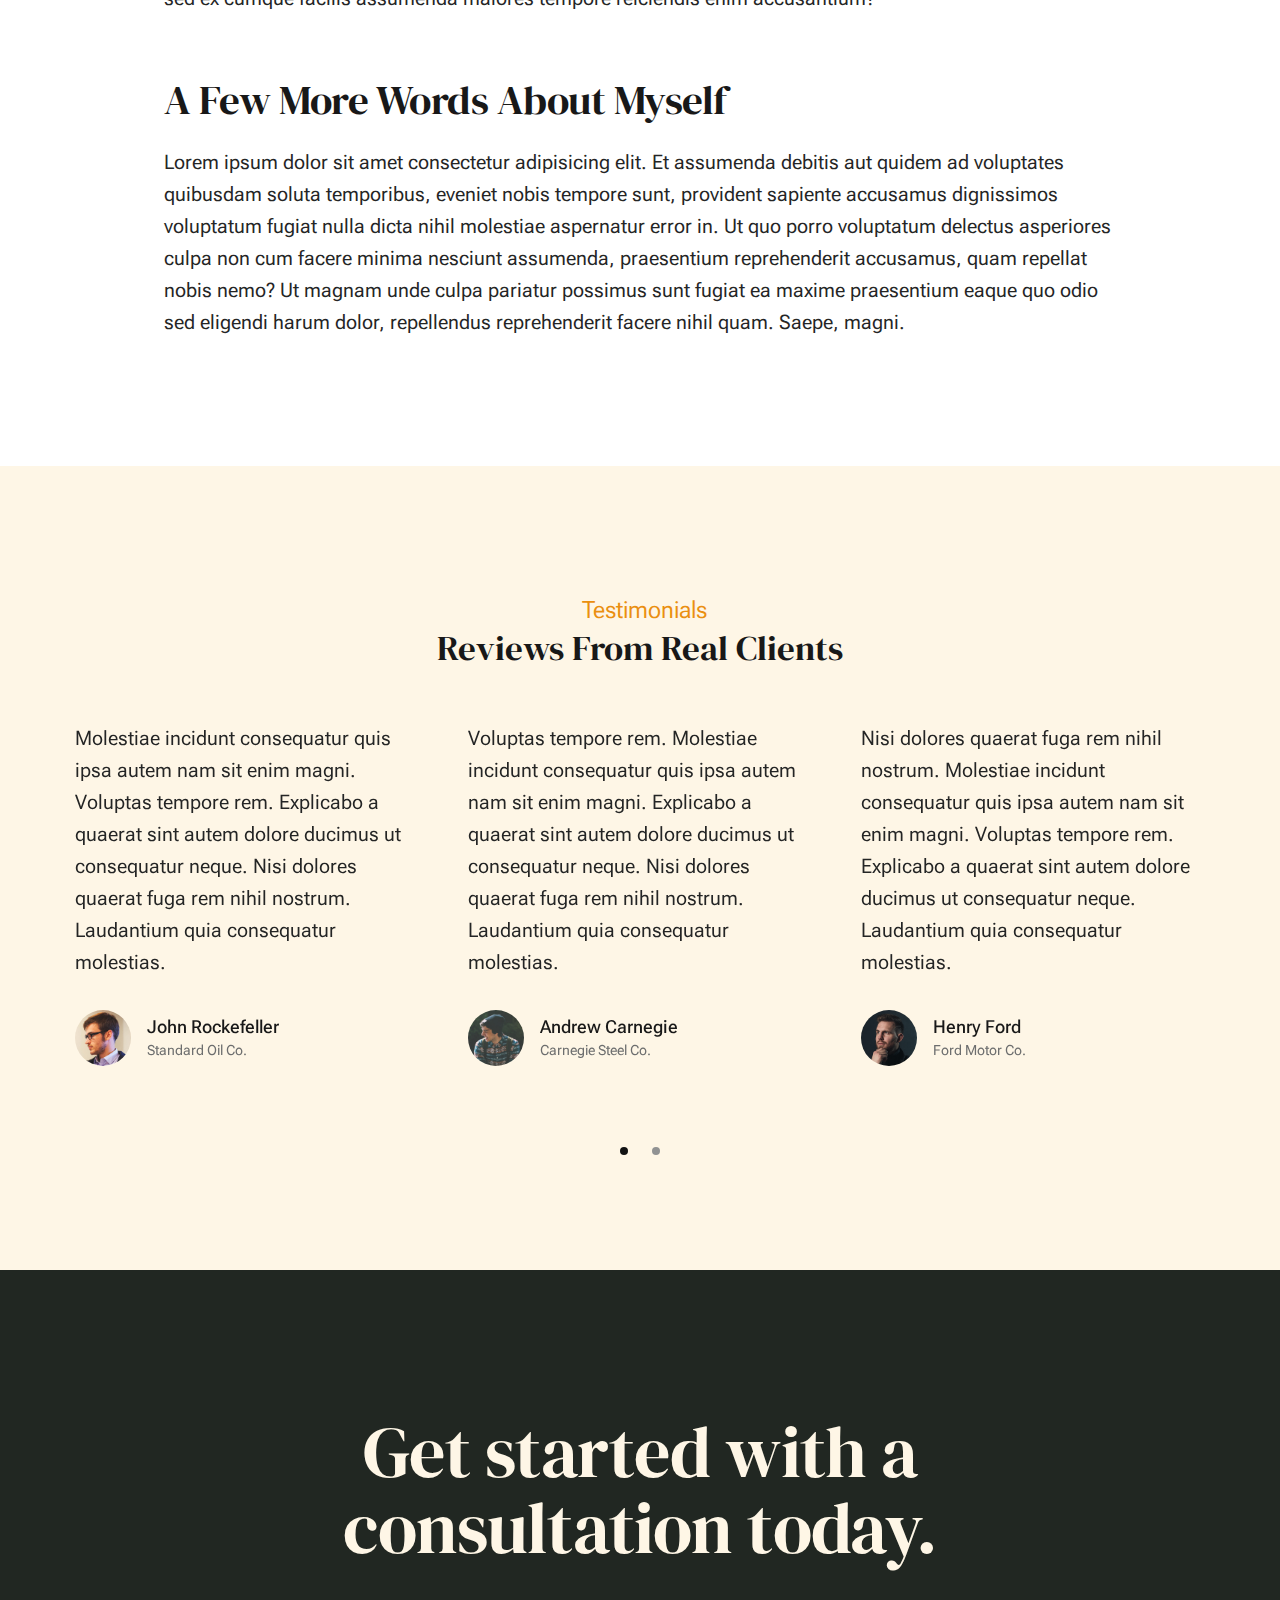
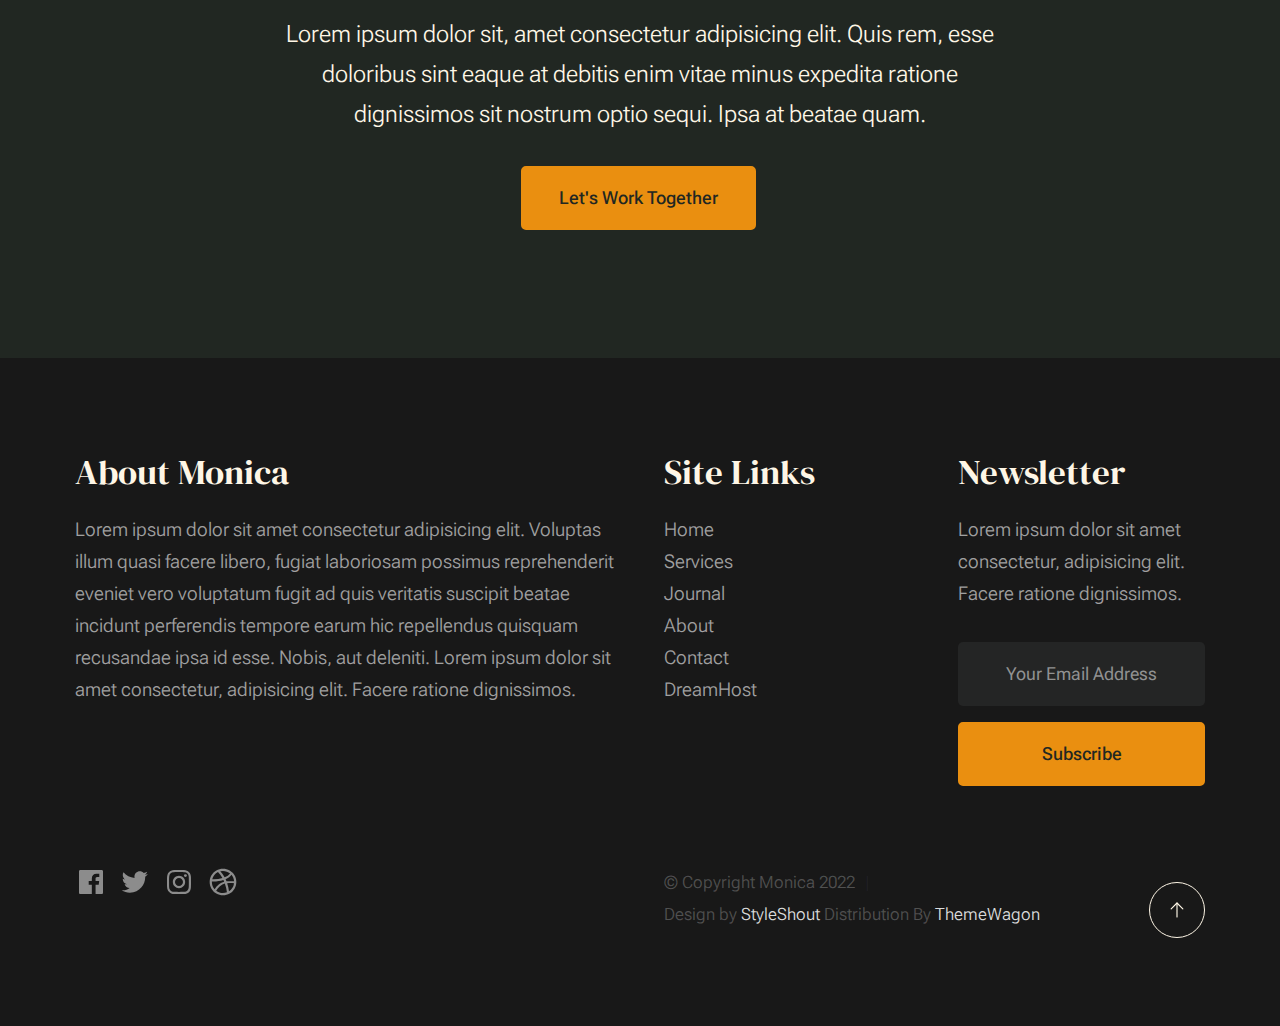
<file: about.html>
<!DOCTYPE html>
<html lang="en" class="no-js" >
<head>

    <!--- basic page needs
    ================================================== -->
    <meta charset="utf-8">
    <meta name="viewport" content="width=device-width, initial-scale=1">
    <title>About - Monica</title>

    <script>
        document.documentElement.classList.remove('no-js');
        document.documentElement.classList.add('js');
    </script>

    <!-- CSS
    ================================================== -->
    <link rel="stylesheet" href="css/vendor.css">
    <link rel="stylesheet" href="css/styles.css">

    <!-- favicons
    ================================================== -->
    <link rel="apple-touch-icon" sizes="180x180" href="apple-touch-icon.png">
    <link rel="icon" type="image/png" sizes="32x32" href="favicon-32x32.png">
    <link rel="icon" type="image/png" sizes="16x16" href="favicon-16x16.png">
    <link rel="manifest" href="site.webmanifest">

</head>


<body id="top">


    <!-- preloader
    ================================================== -->
    <div id="preloader">
        <div id="loader" class="dots-fade">
            <div></div>
            <div></div>
            <div></div>
        </div>
    </div>


    <!-- page wrap
    ================================================== -->
    <div id="page" class="s-pagewrap">


        <!-- # site header 
        ================================================== -->
        <header class="s-header">

            <div class="row s-header__inner width-sixteen-col">

                <div class="s-header__block">
                    <div class="s-header__logo">
                        <a class="logo" href="index.html">
                            <img src="images/logo.svg" alt="Homepage">
                        </a>
                    </div>

                    <a class="s-header__menu-toggle" href="#0"><span>Menu</span></a>
                </div> <!-- end s-header__block -->

                <nav class="s-header__nav">
    
                    <ul class="s-header__menu-links">
                        <li class="current"><a href="about.html">About</a></li>
                        <li><a href="services.html">Services</a></li>
                        <li><a href="blog.html">Journal</a></li>
                        <li><a href="contact.html">Contact</a></li>
                    </ul> <!-- s-header__menu-links -->

                    <div class="s-header__contact">
                        <a href="contact.html" class="btn btn--primary s-header__contact-btn">Let's Work Together</a>                        
                    </div> <!-- s-header__contact -->
    
                </nav> <!-- end s-header__nav -->

            </div> <!-- end s-header__inner -->

        </header> <!-- end s-header -->


        <!-- # site main content
        ================================================== -->
        <section id="content" class="s-content">

               <section class="s-pageheader pageheader">
                    <div class="row">
                        <div class="column xl-12">
                            <h1 class="page-title">
                                <span class="page-title__small-type text-pretitle">About</span>
                                Hi, I'm Monica
                            </h1>
                            
                        </div>
                    </div>
               </section> <!-- end pageheader --> 

               <section class="s-pagecontent pagecontent">

                    <div class="row pageintro">
                        <div class="column xl-6 lg-12">
                            <h2 class="text-display-title">Some inspiring words to describe yourself</h2>
                        </div>
                        <div class="column xl-6 lg-12 u-flexitem-x-right">
                            <p class="lead">
                            Lorem ipsum dolor sit amet consectetur, adipisicing elit. Alias eos quas blanditiis, quos sint nostrum fugit aperiam 
                            inventore optio itaque molestias corporis, ipsa tenetur eligendi nihil iste porro, natus culpa consequuntur? Maxime, 
                            corporis tempore. Sed tenetur veritatis velit recusandae eum, molestiae voluptate ducimus laudantium esse illo 
                            doloribus atque eligendi deleniti iusto. 
                            </p>
                        </div>                       
                    </div> <!-- end pageintro -->   
                    
                    <div class="row pagemedia">
                        <d class="column xl-12">
                            <figure class="page-media">                                
                                <img src="images/thumbs/about/about-1200.jpg" 
                                     srcset="images/thumbs/about/about-2400.jpg 2400w, 
                                             images/thumbs/about/about-1200.jpg 1200w, 
                                             images/thumbs/about/about-600.jpg 600w" sizes="(max-width: 2400px) 100vw, 2400px" alt="">
                            </figure>
                        </d>
                    </div> <!-- end pagemedia -->

                    <div class="row width-narrower pagemain">
                        <div class="column xl-12"> 

                            <h2>How I Got Here</h2>
                            <p>
                            Eaque temporibus culpa perferendis expedita assumenda mollitia magnam. Lorem ipsum dolor sit amet consectetur adipisicing elit
                            facilis voluptates voluptatum animi numquam quas ea praesentium quaerat maxime sunt odit inventore itaque est et autem sequi nulla. 
                            Distinctio obcaecati nesciunt asperiores dolorum tenetur voluptates, nemo alias doloremque. Quos cumque ipsum laudantium odio vero 
                            aut odit nostrum aliquam? Nostrum in facilis, minus fuga quasi voluptas explicabo possimus incidunt, expedita tempora eius rem nobis sequi. 
                            Doloribus esse sint suscipit quam nisi blanditiis voluptate explicabo.
                            </p>

                            <h2 class="u-add-bottom">My Values & Beliefs</h2>

                            <div class="grid-list-items list-items">
                                <div class="grid-list-items__item list-items__item u-remove-bottom">
                                    <div class="list-items__item-header">
                                        <h6 class="list-items__item-small-title">Consectetur</h6>
                                    </div>
                                    <p>
                                    Lorem ipsum dolor sit amet consectetur adipisicing elit. Mollitia accusamus consectetur adipisicing elit excepturi corrupti 
                                    nam quae exercitationem cupiditate, provident ipsa delectus vero possimus reprehenderit quas ut officiis tempora voluptatum 
                                    quibusdam consectetur commodi.
                                    </p>
                                </div>
                                <div class="grid-list-items__item list-items__item u-remove-bottom">
                                    <div class="list-items__item-header">
                                        <h6 class="list-items__item-small-title">Adipisicing</h6>
                                    </div>
                                    <p> 
                                    Molestias, autem impedit culpa dolores excepturi, quidem unde ducimus, rerum commodi deserunt earum, minus voluptatum.
                                    Lorem ipsum dolor sit amet consectetur, adipisicing elit. Saepe doloremque provident quas quae exercitationem laboriosam.
                                    </p>
                                </div>
                                <div class="grid-list-items__item list-items__item u-remove-bottom">
                                    <div class="list-items__item-header">
                                        <h6 class="list-items__item-small-title">Doloremque</h6>
                                    </div>
                                    <p>
                                    Mollitia accusamus consectetur. Lorem ipsum dolor sit amet consectetur adipisicing elit. Adipisicing elit excepturi corrupti 
                                    nam quae exercitationem cupiditate, provident ipsa delectus vero possimus reprehenderit quas ut officiis tempora voluptatum 
                                    quibusdam consectetur commodi!
                                    </p>
                                </div>
                                <div class="grid-list-items__item list-items__item u-remove-bottom">
                                    <div class="list-items__item-header">
                                        <h6 class="list-items__item-small-title">Assumenda</h6>
                                    </div>
                                    <p>
                                    Lorem ipsum dolor sit amet consectetur, adipisicing elit. Saepe doloremque provident quas quae exercitationem laboriosam. 
                                    Molestias, autem? Impedit culpa dolores excepturi, quidem unde ducimus, rerum commodi deserunt earum, minus voluptatum?
                                    </p>
                                </div>
                            </div> <!--grid-list-items -->

                            <h2>Why Work With Me</h2>
                            <p>
                            Lorem ipsum dolor sit amet consectetur adipisicing elit. Eaque temporibus culpa perferendis expedita assumenda mollitia magnam, 
                            facilis voluptates voluptatum animi numquam quas ea praesentium quaerat maxime sunt odit inventore itaque est et autem sequi nulla. 
                            Distinctio obcaecati nesciunt asperiores dolorum tenetur voluptates, nemo alias doloremque. Quos cumque ipsum laudantium odio vero aut 
                            odit nostrum aliquam? Nostrum in facilis, minus fuga quasi voluptas explicabo possimus incidunt, expedita tempora eius rem nobis sequi. 
                            Doloribus esse sint suscipit quam nisi blanditiis voluptate explicabo.
                            </p>

                            <p>
                            Quibusdam quis autem voluptatibus earum vel ex error ea magni. Rerum quam quos. Aut asperiores sit mollitia. Rem neque et voluptatem 
                            eos quia sed eligendi et. Eaque velit eligendi ut magnam. Cumque ducimus laborum doloribus facere maxime vel earum quidem enim suscipit. 
                            Numquam, corporis accusamus commodi saepe nostrum nesciunt nisi rem necessitatibus unde laboriosam molestias, quam ipsa voluptatum sed 
                            ex cumque facilis assumenda maiores tempore reiciendis enim accusantium?
                            </p>                   

                            <h2>A Few More Words About Myself</h2>
                            <p>
                            Lorem ipsum dolor sit amet consectetur adipisicing elit. Et assumenda debitis aut quidem ad voluptates quibusdam soluta temporibus, 
                            eveniet nobis tempore sunt, provident sapiente accusamus dignissimos voluptatum fugiat nulla dicta nihil molestiae aspernatur error in. 
                            Ut quo porro voluptatum delectus asperiores culpa non cum facere minima nesciunt assumenda, praesentium reprehenderit accusamus, quam 
                            repellat nobis nemo? Ut magnam unde culpa pariatur possimus sunt fugiat ea maxime praesentium eaque quo odio sed eligendi harum dolor, 
                            repellendus reprehenderit facere nihil quam. Saepe, magni.
                            </p>

                        </div> <!-- end grid-block-->
                    </div> <!-- end pagemain -->

               </section> <!-- pagecontent -->

               <section class="s-testimonials">

                    <div class="s-testimonials__header row row-x-center text-center">
                        <div class="column xl-8 lg-12">
        
                            <p class="text-pretitle">
                            Testimonials
                            </p>
                            <h3>
                            Reviews From Real Clients
                            </h3>                        
        
                        </div>
                    </div> <!--end s-testimonials__header -->

                    <div class="row s-testimonials__content">
                        <div class="column xl-12 testimonials">

                            <div class="swiper-container testimonials__slider page-slider">

                                <div class="swiper-wrapper">
                                    <div class="testimonials__slide swiper-slide">
                                        <p>
                                        Molestiae incidunt consequatur quis ipsa autem nam sit enim magni. Voluptas tempore rem. 
                                        Explicabo a quaerat sint autem dolore ducimus ut consequatur neque. Nisi dolores quaerat fuga rem nihil nostrum.
                                        Laudantium quia consequatur molestias.
                                        </p>
                                        <div class="testimonials__author">
                                            <img src="images/avatars/user-01.jpg" alt="Author image" class="testimonials__avatar">
                                            <cite class="testimonials__cite">
                                                <strong>John Rockefeller</strong>
                                                <span>Standard Oil Co.</span>
                                            </cite>
                                        </div>
                                    </div>
                                    <div class="testimonials__slide swiper-slide">
                                        <p>
                                        Voluptas tempore rem. Molestiae incidunt consequatur quis ipsa autem nam sit enim magni. 
                                        Explicabo a quaerat sint autem dolore ducimus ut consequatur neque. Nisi dolores quaerat fuga rem nihil nostrum.
                                        Laudantium quia consequatur molestias.
                                        </p>
                                        <div class="testimonials__author">
                                            <img src="images/avatars/user-04.jpg" alt="Author image" class="testimonials__avatar">
                                            <cite class="testimonials__cite">
                                                <strong>Andrew Carnegie</strong>
                                                <span>Carnegie Steel Co.</span>
                                            </cite>
                                        </div>
                                    </div>
                                    <div class="testimonials__slide swiper-slide">
                                        <p>
                                        Nisi dolores quaerat fuga rem nihil nostrum. Molestiae incidunt consequatur quis ipsa autem nam sit enim magni. 
                                        Voluptas tempore rem. Explicabo a quaerat sint autem dolore ducimus ut consequatur neque. 
                                        Laudantium quia consequatur molestias.
                                        </p>
                                        <div class="testimonials__author">
                                            <img src="images/avatars/user-06.jpg" alt="Author image" class="testimonials__avatar">
                                            <cite class="testimonials__cite">
                                                <strong>Henry Ford</strong>
                                                <span>Ford Motor Co.</span>
                                            </cite>
                                        </div>
                                    </div>
                                    <div class="testimonials__slide swiper-slide">
                                        <p>
                                        Molestiae incidunt consequatur quis ipsa autem nam sit enim magni. Voluptas tempore rem. 
                                        Explicabo a quaerat sint autem dolore ducimus ut consequatur neque. Nisi dolores quaerat fuga rem nihil nostrum.
                                        Laudantium quia consequatur molestias.
                                        </p>
                                        <div class="testimonials__author">
                                            <img src="images/avatars/user-02.jpg" alt="Author image" class="testimonials__avatar">
                                            <cite class="testimonials__cite">
                                                <strong>John Morgan</strong>
                                                <span>JP Morgan & Co.</span>
                                            </cite>
                                        </div>
                                    </div> 
                                </div> <!-- end swiper-wrapper --> 

                                <div class="swiper-pagination"></div>

                            </div> <!--end testimonials__slider --> 

                        </div> <!-- testimonials -->
                    </div> <!--end s-testimonials__content -->

               </section> <!-- end s-testimonials -->

        </section> <!-- s-content-->

        <!-- # cta
        ================================================== -->
        <section id="cta" class="s-cta">

            <div class="row row-x-center text-center">
                <div class="column xl-8 lg-12">

                    <div class="s-cta__content">
                        <h2 class="text-display-title">
                        Get started with a consultation today.
                        </h2>
                        <p class="lead">
                        Lorem ipsum dolor sit, amet consectetur adipisicing elit. Quis rem, esse doloribus sint eaque at debitis enim vitae minus expedita ratione dignissimos sit nostrum optio sequi. Ipsa at beatae quam.
                        </p>
                        <a href="contact.html" class="btn btn--primary">Let's Work Together</a>
                    </div>

                </div>
            </div>

        </section> <!-- end s-cta -->


        <!-- # footer 
        ================================================== -->
        <footer class="s-footer">
            <div class="row s-footer__content">
                <div class="column xl-6 lg-6 md-12 s-footer__block s-footer__about">                    
                    <h3>About Monica</h3>
                    <p>
                    Lorem ipsum dolor sit amet consectetur adipisicing elit. Voluptas illum quasi facere libero, 
                    fugiat laboriosam possimus reprehenderit eveniet vero voluptatum fugit ad quis veritatis suscipit beatae 
                    incidunt perferendis tempore earum hic repellendus quisquam recusandae ipsa id esse. Nobis, aut deleniti.
                    Lorem ipsum dolor sit amet consectetur, adipisicing elit. Facere ratione dignissimos.
                    </p>               
                </div>                
                <div class="column xl-3 lg-6 md-12 s-footer__block s-footer__site-links">
                    <h3>Site Links</h3>
                    <ul class="link-list">
                        <li><a href="index.html">Home</a></li>
                        <li><a href="services.html">Services</a></li>
                        <li><a href="blog.html">Journal</a></li>
                        <li><a href="about.html">About</a></li>
                        <li><a href="contact.html">Contact</a></li>
                        <li><a href="https://www.dreamhost.com/r.cgi?287326">DreamHost</a></li>
                    </ul>
                </div>
                <div class="column xl-3 lg-6 md-12 tab-12 s-footer__block s-footer__newsletter">
                    <h3>Newsletter</h3>

                    <p>
                    Lorem ipsum dolor sit amet consectetur, adipisicing elit. Facere ratione dignissimos.
                    </p>

                    <div class="subscribe-form">
                        <form id="mc-form" class="mc-form">
                            <input type="email" name="EMAIL" id="mce-EMAIL" class="u-fullwidth text-center" placeholder="Your Email Address" title="The domain portion of the email address is invalid (the portion after the @)." pattern="^([^\x00-\x20\x22\x28\x29\x2c\x2e\x3a-\x3c\x3e\x40\x5b-\x5d\x7f-\xff]+|\x22([^\x0d\x22\x5c\x80-\xff]|\x5c[\x00-\x7f])*\x22)(\x2e([^\x00-\x20\x22\x28\x29\x2c\x2e\x3a-\x3c\x3e\x40\x5b-\x5d\x7f-\xff]+|\x22([^\x0d\x22\x5c\x80-\xff]|\x5c[\x00-\x7f])*\x22))*\x40([^\x00-\x20\x22\x28\x29\x2c\x2e\x3a-\x3c\x3e\x40\x5b-\x5d\x7f-\xff]+|\x5b([^\x0d\x5b-\x5d\x80-\xff]|\x5c[\x00-\x7f])*\x5d)(\x2e([^\x00-\x20\x22\x28\x29\x2c\x2e\x3a-\x3c\x3e\x40\x5b-\x5d\x7f-\xff]+|\x5b([^\x0d\x5b-\x5d\x80-\xff]|\x5c[\x00-\x7f])*\x5d))*(\.\w{2,})+$" required>
                            <input type="submit" name="subscribe" value="Subscribe" class="btn btn--primary btn--small u-fullwidth">
                            <!-- <div style="position: absolute; left: -5000px;" aria-hidden="true"><input type="text" name="b_cdb7b577e41181934ed6a6a44_9a91cfe7b3" tabindex="-1" value=""></div> -->
                            <div class="mc-status"></div>
                        </form>
                    </div>
                </div>
            </div>    
            
            <div class="row s-footer__bottom">
                <div class="column xl-6 lg-12">
                    <ul class="s-footer__social social-list">
                        <li>
                            <a href="#0">
                                <svg xmlns="http://www.w3.org/2000/svg" width="24" height="24" viewBox="0 0 24 24" style="fill:rgba(0, 0, 0, 1);transform:;-ms-filter:"><path d="M20,3H4C3.447,3,3,3.448,3,4v16c0,0.552,0.447,1,1,1h8.615v-6.96h-2.338v-2.725h2.338v-2c0-2.325,1.42-3.592,3.5-3.592 c0.699-0.002,1.399,0.034,2.095,0.107v2.42h-1.435c-1.128,0-1.348,0.538-1.348,1.325v1.735h2.697l-0.35,2.725h-2.348V21H20 c0.553,0,1-0.448,1-1V4C21,3.448,20.553,3,20,3z"></path></svg>
                                <span class="u-screen-reader-text">Facebook</span>
                            </a>
                        </li>
                        <li>
                            <a href="#0">
                                <svg xmlns="http://www.w3.org/2000/svg" width="24" height="24" viewBox="0 0 24 24" style="fill:rgba(0, 0, 0, 1);transform:;-ms-filter:"><path d="M19.633,7.997c0.013,0.175,0.013,0.349,0.013,0.523c0,5.325-4.053,11.461-11.46,11.461c-2.282,0-4.402-0.661-6.186-1.809 c0.324,0.037,0.636,0.05,0.973,0.05c1.883,0,3.616-0.636,5.001-1.721c-1.771-0.037-3.255-1.197-3.767-2.793 c0.249,0.037,0.499,0.062,0.761,0.062c0.361,0,0.724-0.05,1.061-0.137c-1.847-0.374-3.23-1.995-3.23-3.953v-0.05 c0.537,0.299,1.16,0.486,1.82,0.511C3.534,9.419,2.823,8.184,2.823,6.787c0-0.748,0.199-1.434,0.548-2.032 c1.983,2.443,4.964,4.04,8.306,4.215c-0.062-0.3-0.1-0.611-0.1-0.923c0-2.22,1.796-4.028,4.028-4.028 c1.16,0,2.207,0.486,2.943,1.272c0.91-0.175,1.782-0.512,2.556-0.973c-0.299,0.935-0.936,1.721-1.771,2.22 c0.811-0.088,1.597-0.312,2.319-0.624C21.104,6.712,20.419,7.423,19.633,7.997z"></path></svg>
                                <span class="u-screen-reader-text">Twitter</span>
                            </a>
                        </li>
                        <li>
                            <a href="#0">
                                <svg xmlns="http://www.w3.org/2000/svg" width="24" height="24" viewBox="0 0 24 24" style="fill:rgba(0, 0, 0, 1);transform:;-ms-filter:"><path d="M11.999,7.377c-2.554,0-4.623,2.07-4.623,4.623c0,2.554,2.069,4.624,4.623,4.624c2.552,0,4.623-2.07,4.623-4.624 C16.622,9.447,14.551,7.377,11.999,7.377L11.999,7.377z M11.999,15.004c-1.659,0-3.004-1.345-3.004-3.003 c0-1.659,1.345-3.003,3.004-3.003s3.002,1.344,3.002,3.003C15.001,13.659,13.658,15.004,11.999,15.004L11.999,15.004z"></path><circle cx="16.806" cy="7.207" r="1.078"></circle><path d="M20.533,6.111c-0.469-1.209-1.424-2.165-2.633-2.632c-0.699-0.263-1.438-0.404-2.186-0.42 c-0.963-0.042-1.268-0.054-3.71-0.054s-2.755,0-3.71,0.054C7.548,3.074,6.809,3.215,6.11,3.479C4.9,3.946,3.945,4.902,3.477,6.111 c-0.263,0.7-0.404,1.438-0.419,2.186c-0.043,0.962-0.056,1.267-0.056,3.71c0,2.442,0,2.753,0.056,3.71 c0.015,0.748,0.156,1.486,0.419,2.187c0.469,1.208,1.424,2.164,2.634,2.632c0.696,0.272,1.435,0.426,2.185,0.45 c0.963,0.042,1.268,0.055,3.71,0.055s2.755,0,3.71-0.055c0.747-0.015,1.486-0.157,2.186-0.419c1.209-0.469,2.164-1.424,2.633-2.633 c0.263-0.7,0.404-1.438,0.419-2.186c0.043-0.962,0.056-1.267,0.056-3.71s0-2.753-0.056-3.71C20.941,7.57,20.801,6.819,20.533,6.111z M19.315,15.643c-0.007,0.576-0.111,1.147-0.311,1.688c-0.305,0.787-0.926,1.409-1.712,1.711c-0.535,0.199-1.099,0.303-1.67,0.311 c-0.95,0.044-1.218,0.055-3.654,0.055c-2.438,0-2.687,0-3.655-0.055c-0.569-0.007-1.135-0.112-1.669-0.311 c-0.789-0.301-1.414-0.923-1.719-1.711c-0.196-0.534-0.302-1.099-0.311-1.669c-0.043-0.95-0.053-1.218-0.053-3.654 c0-2.437,0-2.686,0.053-3.655c0.007-0.576,0.111-1.146,0.311-1.687c0.305-0.789,0.93-1.41,1.719-1.712 c0.534-0.198,1.1-0.303,1.669-0.311c0.951-0.043,1.218-0.055,3.655-0.055c2.437,0,2.687,0,3.654,0.055 c0.571,0.007,1.135,0.112,1.67,0.311c0.786,0.303,1.407,0.925,1.712,1.712c0.196,0.534,0.302,1.099,0.311,1.669 c0.043,0.951,0.054,1.218,0.054,3.655c0,2.436,0,2.698-0.043,3.654H19.315z"></path></svg>
                                <span class="u-screen-reader-text">Instagram</span>
                            </a>
                        </li>
                        <li>
                            <a href="#0">
                                <svg xmlns="http://www.w3.org/2000/svg" width="24" height="24" viewBox="0 0 24 24" style="fill: rgba(0, 0, 0, 1);transform: ;msFilter:;"><path d="M20.66 6.98a9.932 9.932 0 0 0-3.641-3.64C15.486 2.447 13.813 2 12 2s-3.486.447-5.02 1.34c-1.533.893-2.747 2.107-3.64 3.64S2 10.187 2 12s.446 3.487 1.34 5.02a9.924 9.924 0 0 0 3.641 3.64C8.514 21.553 10.187 22 12 22s3.486-.447 5.02-1.34a9.932 9.932 0 0 0 3.641-3.64C21.554 15.487 22 13.813 22 12s-.446-3.487-1.34-5.02zM12 3.66c2 0 3.772.64 5.32 1.919-.92 1.174-2.286 2.14-4.1 2.9-1.002-1.813-2.088-3.327-3.261-4.54A7.715 7.715 0 0 1 12 3.66zM5.51 6.8a8.116 8.116 0 0 1 2.711-2.22c1.212 1.201 2.325 2.7 3.34 4.5-2 .6-4.114.9-6.341.9-.573 0-1.006-.013-1.3-.04A8.549 8.549 0 0 1 5.51 6.8zM3.66 12c0-.054.003-.12.01-.2.007-.08.01-.146.01-.2.254.014.641.02 1.161.02 2.666 0 5.146-.367 7.439-1.1.187.373.381.793.58 1.26-1.32.293-2.674 1.006-4.061 2.14S6.4 16.247 5.76 17.5c-1.4-1.587-2.1-3.42-2.1-5.5zM12 20.34c-1.894 0-3.594-.587-5.101-1.759.601-1.187 1.524-2.322 2.771-3.401 1.246-1.08 2.483-1.753 3.71-2.02a29.441 29.441 0 0 1 1.56 6.62 8.166 8.166 0 0 1-2.94.56zm7.08-3.96a8.351 8.351 0 0 1-2.58 2.621c-.24-2.08-.7-4.107-1.379-6.081.932-.066 1.765-.1 2.5-.1.799 0 1.686.034 2.659.1a8.098 8.098 0 0 1-1.2 3.46zm-1.24-5c-1.16 0-2.233.047-3.22.14a27.053 27.053 0 0 0-.68-1.62c2.066-.906 3.532-2.006 4.399-3.3 1.2 1.414 1.854 3.027 1.96 4.84-.812-.04-1.632-.06-2.459-.06z"></path></svg>
                                <span class="u-screen-reader-text">Dribbble</span>
                            </a>
                        </li>
                    </ul> <!-- end s-footer__social -->
                </div>
                <div class="column xl-6 lg-12">
                    <p class="ss-copyright">
                        <span>© Copyright Monica 2022</span> 
                        <span>Design by <a href="https://www.styleshout.com/">StyleShout</a> Distribution By <a href="https://themewagon.com">ThemeWagon</a></span>
                    </p>
                </div>

                <div class="ss-go-top">
                    <a class="smoothscroll" title="Back to Top" href="#top">
                        <svg xmlns="http://www.w3.org/2000/svg" viewBox="0 0 24 24" width="36" height="36" fill="none" stroke="#ffffff" stroke-width="1" stroke-linecap="round" stroke-linejoin="round">&lt;!--!  Atomicons Free 1.00 by @atisalab License - https://atomicons.com/license/ (Icons: CC BY 4.0) Copyright 2021 Atomicons --&gt;<polyline points="17 11 12 6 7 11"></polyline><line x1="12" y1="18" x2="12" y2="6"></line></svg>
                    </a>
                </div> <!-- end ss-go-top -->
            </div>
            
        </footer> <!-- end s-footer -->

    </div> <!-- end page-wrap -->

    <!-- Java Script
    ================================================== -->
    <script src="js/plugins.js"></script>
    <script src="js/main.js"></script>

</body>
</html>
</file>
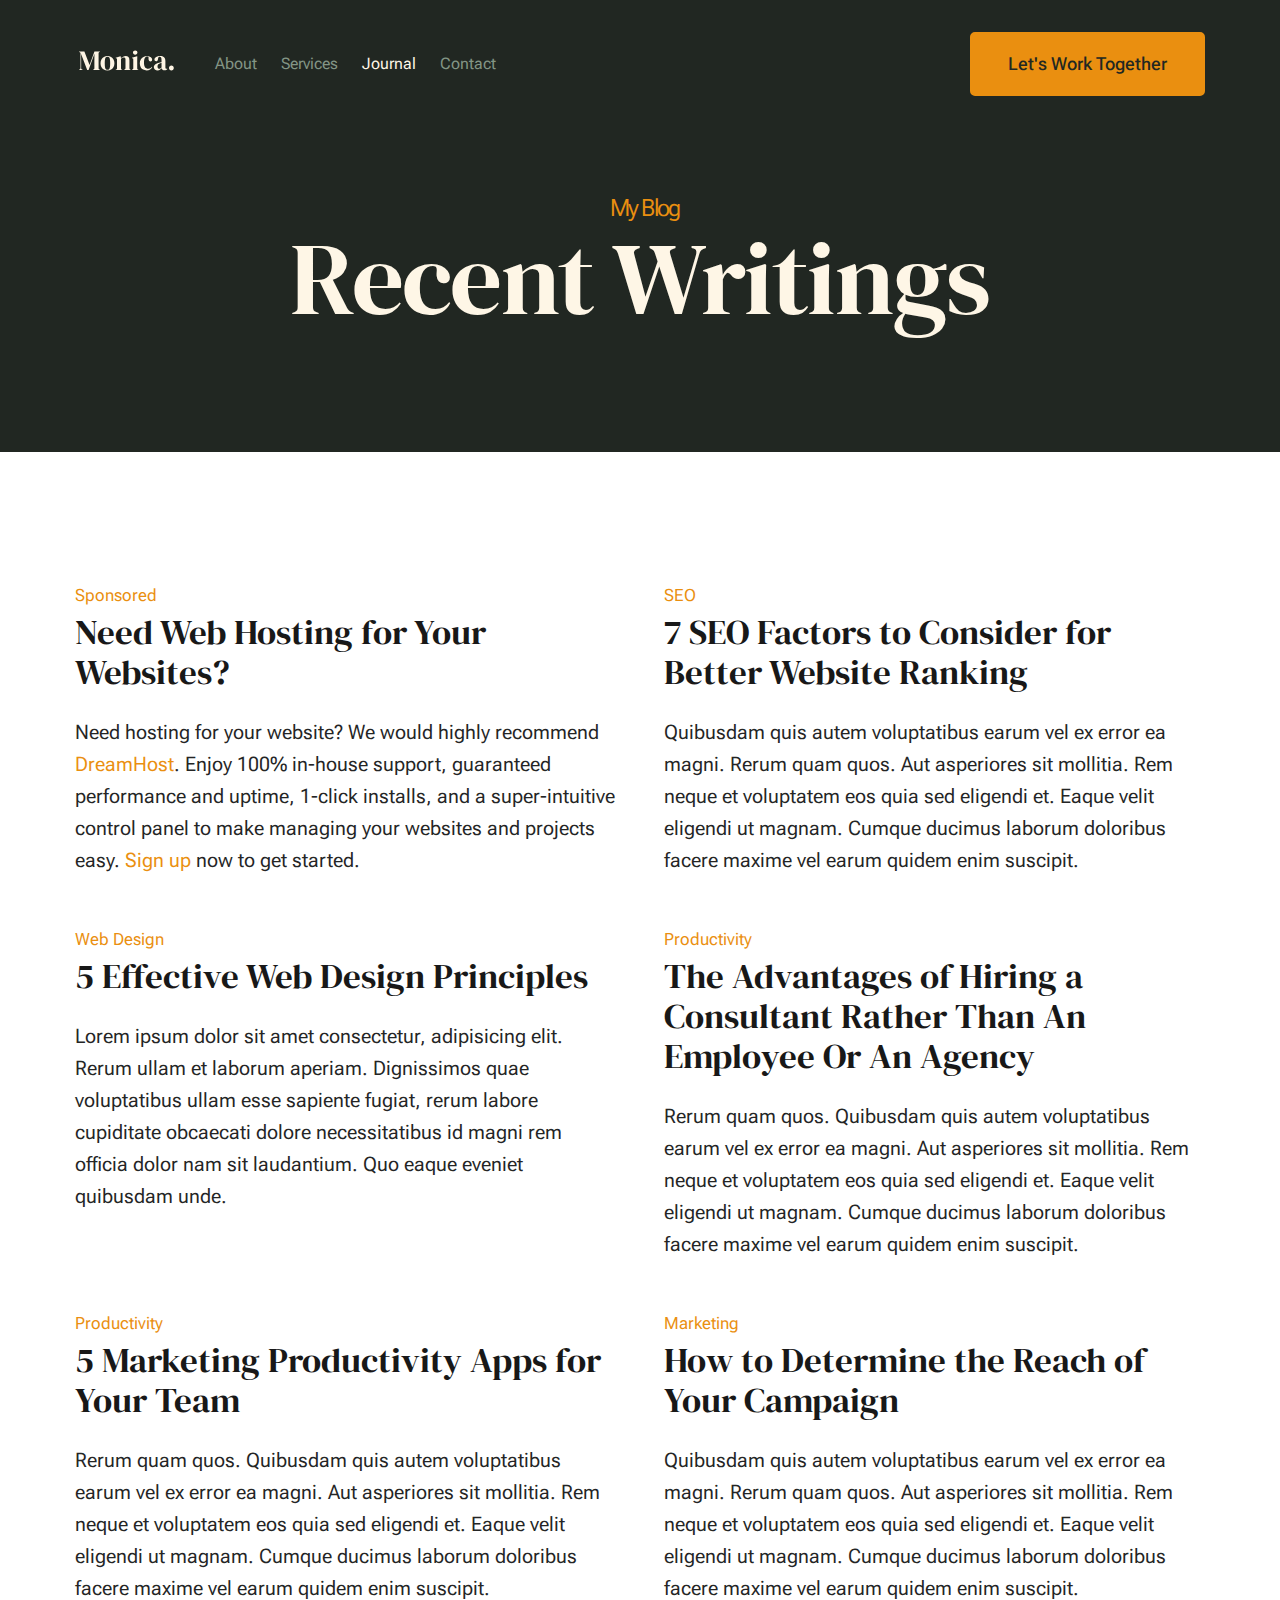
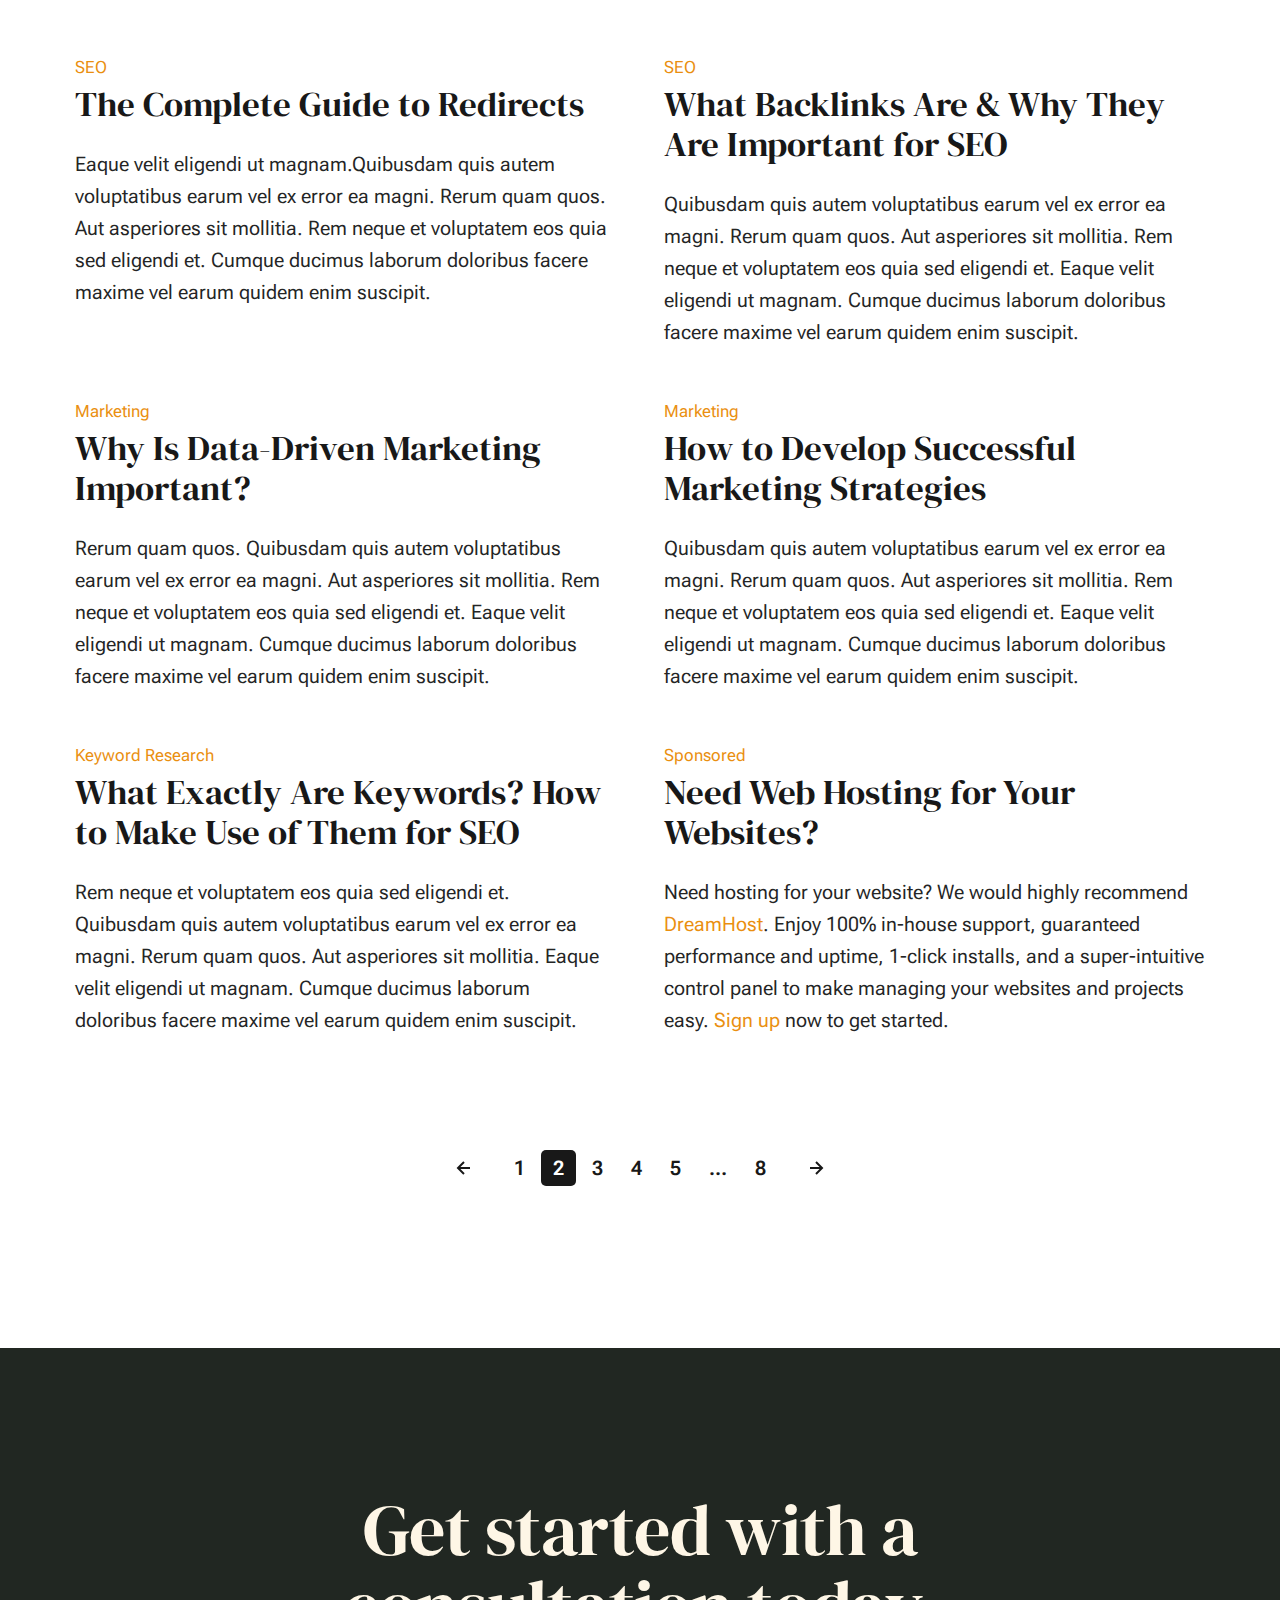
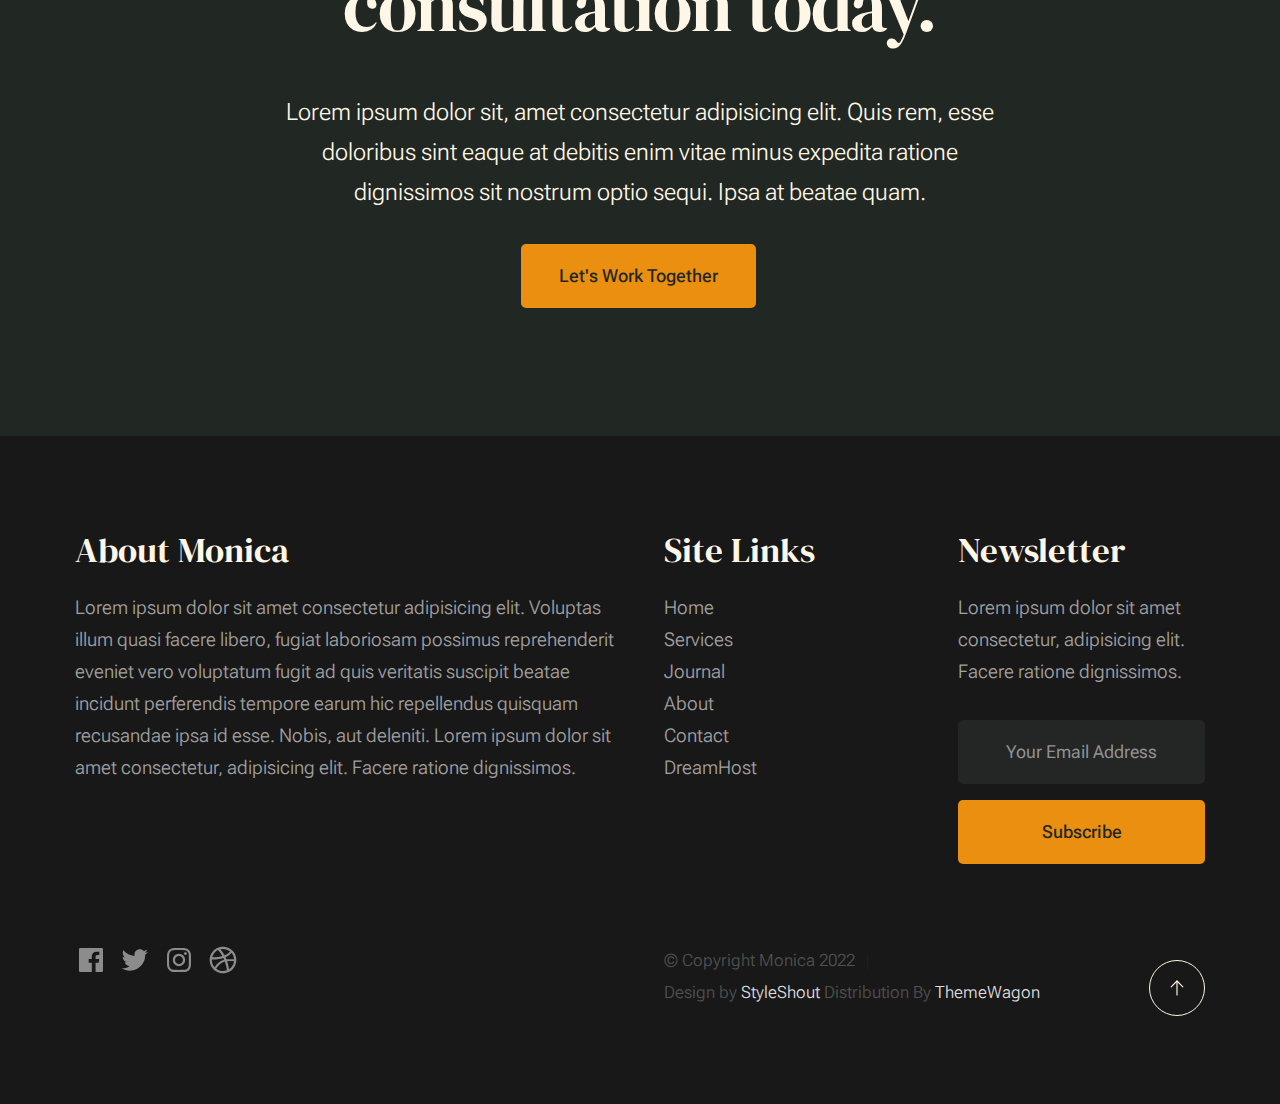
<file: blog.html>
<!DOCTYPE html>
<html lang="en" class="no-js" >
<head>

    <!--- basic page needs
    ================================================== -->
    <meta charset="utf-8">
    <meta name="viewport" content="width=device-width, initial-scale=1">
    <title>Blog - Monica</title>

    <script>
        document.documentElement.classList.remove('no-js');
        document.documentElement.classList.add('js');
    </script>

    <!-- CSS
    ================================================== -->
    <link rel="stylesheet" href="css/vendor.css">
    <link rel="stylesheet" href="css/styles.css">

    <!-- favicons
    ================================================== -->
    <link rel="apple-touch-icon" sizes="180x180" href="apple-touch-icon.png">
    <link rel="icon" type="image/png" sizes="32x32" href="favicon-32x32.png">
    <link rel="icon" type="image/png" sizes="16x16" href="favicon-16x16.png">
    <link rel="manifest" href="site.webmanifest">

</head>


<body id="top">


    <!-- preloader
    ================================================== -->
    <div id="preloader">
        <div id="loader" class="dots-fade">
            <div></div>
            <div></div>
            <div></div>
        </div>
    </div>


    <!-- page wrap
    ================================================== -->
    <div id="page" class="s-pagewrap">

        <!-- # site header 
        ================================================== -->
        <header class="s-header">

            <div class="row s-header__inner width-sixteen-col">

                <div class="s-header__block">
                    <div class="s-header__logo">
                        <a class="logo" href="index.html">
                            <img src="images/logo.svg" alt="Homepage">
                        </a>
                    </div>

                    <a class="s-header__menu-toggle" href="#0"><span>Menu</span></a>
                </div> <!-- end s-header__block -->

                <nav class="s-header__nav">
    
                    <ul class="s-header__menu-links">
                        <li><a href="about.html">About</a></li>
                        <li><a href="services.html">Services</a></li>
                        <li class="current"><a href="blog.html">Journal</a></li>
                        <li><a href="contact.html">Contact</a></li>
                    </ul> <!-- s-header__menu-links -->

                    <div class="s-header__contact">
                        <a href="contact.html" class="btn btn--primary s-header__contact-btn">Let's Work Together</a>                        
                    </div> <!-- s-header__contact -->
    
                </nav> <!-- end s-header__nav -->

            </div> <!-- end s-header__inner -->

        </header> <!-- end s-header -->


        <!-- # site main content
        ================================================== -->
        <section id="content" class="s-content">

               <section class="s-pageheader pageheader">
                    <div class="row">
                        <div class="column xl-12">
                            <h1 class="page-title">
                                <span class="page-title__small-type text-pretitle">My Blog</span>
                                Recent Writings
                            </h1>
                        </div>
                    </div>
               </section>   

               <section class="s-pagecontent pagecontent">

                    <div class="row">
                        <div class="column xl-12 grid-block">          
        
                            <!-- <div class="grid-full">         -->
                                <div class="grid-full grid-list-items">

                                    <div class="grid-list-items__item blog-card">
                                        <div class="blog-card__header">
                                            <div class="blog-card__cat-links">
                                                <a href="blog.html">Sponsored</a>
                                            </div>
                                            <h3 class="blog-card__title"><a href="https://www.dreamhost.com/r.cgi?287326">Need Web Hosting for Your Websites?</a></h3>
                                        </div>
                                        <div class="blog-card__text">
                                            <p>
                                            Need hosting for your website? We would highly recommend <a href="https://www.dreamhost.com/r.cgi?287326">DreamHost</a>.
                                            Enjoy 100% in-house support, guaranteed performance and uptime, 1-click installs, and a super-intuitive control 
                                            panel to make managing your websites and projects easy. <a href="https://www.dreamhost.com/r.cgi?287326">Sign up</a> now to get started.
                                            </p>
                                        </div>
                                    </div> <!-- end blog-card -->
                                    <div class="grid-list-items__item blog-card">
                                        <div class="blog-card__header">
                                            <div class="blog-card__cat-links">
                                                <a href="blog.html">SEO</a>
                                            </div>
                                            <h3 class="blog-card__title"><a href="single.html">7 SEO Factors to Consider for Better Website Ranking</a></h3>
                                        </div>
                                        <div class="blog-card__text">
                                            <p>
                                            Quibusdam quis autem voluptatibus earum vel ex error ea magni. Rerum quam quos. Aut asperiores 
                                            sit mollitia. Rem neque et voluptatem eos quia sed eligendi et. Eaque velit eligendi ut 
                                            magnam. Cumque ducimus laborum doloribus facere maxime vel earum quidem enim suscipit.
                                            </p>
                                        </div>
                                    </div> <!-- end blog-card -->
                                    <div class="grid-list-items__item blog-card">
                                        <div class="blog-card__header">
                                            <div class="blog-card__cat-links">
                                                <a href="blog.html">Web Design</a>
                                            </div>
                                            <h3 class="blog-card__title"><a href="single.html">5 Effective Web Design Principles</a></h3>
                                        </div>
                                        <div class="blog-card__text">
                                            <p>
                                            Lorem ipsum dolor sit amet consectetur, adipisicing elit. Rerum ullam et laborum aperiam. 
                                            Dignissimos quae voluptatibus ullam esse sapiente fugiat, rerum labore cupiditate obcaecati 
                                            dolore necessitatibus id magni rem officia dolor nam sit laudantium. Quo eaque eveniet quibusdam unde. 
                                            </p>
                                        </div>
                                    </div> <!-- end blog card -->
                                    <div class="grid-list-items__item blog-card">
                                        <div class="blog-card__header">
                                            <div class="blog-card__cat-links">
                                                <a href="blog.html">Productivity</a>
                                            </div>
                                            <h3 class="blog-card__title"><a href="single.html">The Advantages of Hiring a Consultant Rather Than An Employee Or An Agency</a></h3>
                                        </div>
                                        <div class="blog-card__text">
                                            <p>
                                            Rerum quam quos. Quibusdam quis autem voluptatibus earum vel ex error ea magni. Aut asperiores 
                                            sit mollitia. Rem neque et voluptatem eos quia sed eligendi et. Eaque velit eligendi ut 
                                            magnam. Cumque ducimus laborum doloribus facere maxime vel earum quidem enim suscipit.
                                            </p>
                                        </div>
                                    </div> <!-- end blog-card -->
                                    <div class="grid-list-items__item blog-card">
                                        <div class="blog-card__header">
                                            <div class="blog-card__cat-links">
                                                <a href="blog.html">Productivity</a>
                                            </div>
                                            <h3 class="blog-card__title"><a href="single.html">5 Marketing Productivity Apps for Your Team</a></h3>
                                        </div>
                                        <div class="blog-card__text">
                                            <p>
                                            Rerum quam quos. Quibusdam quis autem voluptatibus earum vel ex error ea magni. Aut asperiores 
                                            sit mollitia. Rem neque et voluptatem eos quia sed eligendi et. Eaque velit eligendi ut 
                                            magnam. Cumque ducimus laborum doloribus facere maxime vel earum quidem enim suscipit.
                                            </p>
                                        </div>
                                    </div> <!-- end blog-card -->
                                    <div class="grid-list-items__item blog-card">
                                        <div class="blog-card__header">
                                            <div class="blog-card__cat-links">
                                                <a href="blog.html">Marketing</a>
                                            </div>
                                            <h3 class="blog-card__title"><a href="single.html">How to Determine the Reach of Your Campaign</a></h3>
                                        </div>
                                        <div class="blog-card__text">
                                            <p>
                                            Quibusdam quis autem voluptatibus earum vel ex error ea magni. Rerum quam quos. Aut asperiores 
                                            sit mollitia. Rem neque et voluptatem eos quia sed eligendi et. Eaque velit eligendi ut 
                                            magnam. Cumque ducimus laborum doloribus facere maxime vel earum quidem enim suscipit.
                                            </p>
                                        </div>
                                    </div> <!-- end blog-card -->
                                    <div class="grid-list-items__item blog-card">
                                        <div class="blog-card__header">
                                            <div class="blog-card__cat-links">
                                                <a href="blog.html">SEO</a>
                                            </div>
                                            <h3 class="blog-card__title"><a href="single.html">The Complete Guide to Redirects</a></h3>
                                        </div>
                                        <div class="blog-card__text">
                                            <p>
                                            Eaque velit eligendi ut magnam.Quibusdam quis autem voluptatibus earum vel 
                                            ex error ea magni. Rerum quam quos. Aut asperiores sit mollitia. Rem neque et 
                                            voluptatem eos quia sed eligendi et. Cumque ducimus laborum doloribus facere maxime 
                                            vel earum quidem enim suscipit.
                                            </p>
                                        </div>
                                    </div> <!-- end blog card -->
                                    <div class="grid-list-items__item blog-card">
                                        <div class="blog-card__header">
                                            <div class="blog-card__cat-links">
                                                <a href="blog.html">SEO</a>
                                            </div>
                                            <h3 class="blog-card__title"><a href="single.html">What Backlinks Are & Why They Are Important for SEO</a></h3>
                                        </div>
                                        <div class="blog-card__text">
                                            <p>
                                            Quibusdam quis autem voluptatibus earum vel ex error ea magni. Rerum quam quos. Aut asperiores 
                                            sit mollitia. Rem neque et voluptatem eos quia sed eligendi et. Eaque velit eligendi ut 
                                            magnam. Cumque ducimus laborum doloribus facere maxime vel earum quidem enim suscipit.
                                            </p>
                                        </div>
                                    </div> <!-- end blog-card -->
                                    <div class="grid-list-items__item blog-card">
                                        <div class="blog-card__header">
                                            <div class="blog-card__cat-links">
                                                <a href="blog.html">Marketing</a>
                                            </div>
                                            <h3 class="blog-card__title"><a href="single.html">Why Is Data-Driven Marketing Important?</a></h3>
                                        </div>
                                        <div class="blog-card__text">
                                            <p>
                                            Rerum quam quos. Quibusdam quis autem voluptatibus earum vel ex error ea magni. Aut asperiores 
                                            sit mollitia. Rem neque et voluptatem eos quia sed eligendi et. Eaque velit eligendi ut 
                                            magnam. Cumque ducimus laborum doloribus facere maxime vel earum quidem enim suscipit.
                                            </p>
                                        </div>
                                    </div> <!-- end blog card -->
                                    <div class="grid-list-items__item blog-card">
                                        <div class="blog-card__header">
                                            <div class="blog-card__cat-links">
                                                <a href="blog.html">Marketing</a>
                                            </div>
                                            <h3 class="blog-card__title"><a href="single.html">How to Develop Successful Marketing Strategies</a></h3>
                                        </div>
                                        <div class="blog-card__text">
                                            <p>
                                            Quibusdam quis autem voluptatibus earum vel ex error ea magni. Rerum quam quos. Aut asperiores 
                                            sit mollitia. Rem neque et voluptatem eos quia sed eligendi et. Eaque velit eligendi ut 
                                            magnam. Cumque ducimus laborum doloribus facere maxime vel earum quidem enim suscipit.
                                            </p>
                                        </div>
                                    </div> <!-- end blog-card -->
                                    <div class="grid-list-items__item blog-card">
                                        <div class="blog-card__header">
                                            <div class="blog-card__cat-links">
                                                <a href="blog.html">Keyword Research</a>
                                            </div>
                                            <h3 class="blog-card__title"><a href="single.html">What Exactly Are Keywords? How to Make Use of Them for SEO</a></h3>
                                        </div>
                                        <div class="blog-card__text">
                                            <p>
                                            Rem neque et voluptatem eos quia sed eligendi et. Quibusdam quis autem voluptatibus earum vel ex error ea magni. 
                                            Rerum quam quos. Aut asperiores sit mollitia. Eaque velit eligendi ut 
                                            magnam. Cumque ducimus laborum doloribus facere maxime vel earum quidem enim suscipit.
                                            </p>
                                        </div>
                                    </div> <!-- end blog-card -->
                                    <div class="grid-list-items__item blog-card">
                                        <div class="blog-card__header">
                                            <div class="blog-card__cat-links">
                                                <a href="blog.html">Sponsored</a>
                                            </div>
                                            <h3 class="blog-card__title"><a href="https://www.dreamhost.com/r.cgi?287326">Need Web Hosting for Your Websites?</a></h3>
                                        </div>
                                        <div class="blog-card__text">
                                            <p>
                                            Need hosting for your website? We would highly recommend <a href="https://www.dreamhost.com/r.cgi?287326">DreamHost</a>.
                                            Enjoy 100% in-house support, guaranteed performance and uptime, 1-click installs, and a super-intuitive control 
                                            panel to make managing your websites and projects easy. <a href="https://www.dreamhost.com/r.cgi?287326">Sign up</a> now to get started.
                                            </p>
                                        </div>
                                    </div> <!-- end blog card -->
        
                                </div> <!-- grid-list-items -->
                            <!-- </div>     -->

                        </div> <!-- end grid-block-->
                    </div> <!-- end row -->

                    <!-- pagination -->
                    <div class="row navigation pagination">
                        <div class="column xl-12">
                            <nav class="pgn">
                                <ul>
                                    <li>
                                        <a class="pgn__prev" href="#0">
                                            <svg xmlns="http://www.w3.org/2000/svg" width="24" height="24" viewBox="0 0 24 24"><path d="M12.707 17.293L8.414 13H18v-2H8.414l4.293-4.293-1.414-1.414L4.586 12l6.707 6.707z"/></svg>
                                        </a>
                                    </li>
                                    <li><a class="pgn__num" href="#0">1</a></li>
                                    <li><span class="pgn__num current">2</span></li>
                                    <li><a class="pgn__num" href="#0">3</a></li>
                                    <li><a class="pgn__num" href="#0">4</a></li>
                                    <li><a class="pgn__num" href="#0">5</a></li>
                                    <li><span class="pgn__num dots">…</span></li>
                                    <li><a class="pgn__num" href="#0">8</a></li>
                                    <li>
                                        <a class="pgn__next" href="#0">
                                            <svg xmlns="http://www.w3.org/2000/svg" width="24" height="24" viewBox="0 0 24 24"><path d="M11.293 17.293l1.414 1.414L19.414 12l-6.707-6.707-1.414 1.414L15.586 11H6v2h9.586z"/></svg>
                                        </a>
                                    </li>
                                </ul>
                            </nav>
                        </div> <!-- end column -->
                    </div> <!-- end pagination -->

               </section>

        </section> <!-- s-content-->

        <!-- # cta
        ================================================== -->
        <section id="cta" class="s-cta">

            <div class="row row-x-center text-center">
                <div class="column xl-8 lg-12">

                    <div class="s-cta__content">
                        <h2 class="text-display-title">
                        Get started with a consultation today.
                        </h2>
                        <p class="lead">
                        Lorem ipsum dolor sit, amet consectetur adipisicing elit. Quis rem, esse doloribus sint eaque at debitis enim vitae minus expedita ratione dignissimos sit nostrum optio sequi. Ipsa at beatae quam.
                        </p>
                        <a href="contact.html" class="btn btn--primary">Let's Work Together</a>
                    </div>

                </div>
            </div>

        </section> <!-- end s-cta -->


        <!-- # footer 
        ================================================== -->
        <footer class="s-footer">
            <div class="row s-footer__content">
                <div class="column xl-6 lg-6 md-12 s-footer__block s-footer__about">                    
                    <h3>About Monica</h3>
                    <p>
                    Lorem ipsum dolor sit amet consectetur adipisicing elit. Voluptas illum quasi facere libero, 
                    fugiat laboriosam possimus reprehenderit eveniet vero voluptatum fugit ad quis veritatis suscipit beatae 
                    incidunt perferendis tempore earum hic repellendus quisquam recusandae ipsa id esse. Nobis, aut deleniti.
                    Lorem ipsum dolor sit amet consectetur, adipisicing elit. Facere ratione dignissimos.
                    </p>               
                </div>                
                <div class="column xl-3 lg-6 md-12 s-footer__block s-footer__site-links">
                    <h3>Site Links</h3>
                    <ul class="link-list">
                        <li><a href="index.html">Home</a></li>
                        <li><a href="services.html">Services</a></li>
                        <li><a href="blog.html">Journal</a></li>
                        <li><a href="about.html">About</a></li>
                        <li><a href="contact.html">Contact</a></li>
                        <li><a href="https://www.dreamhost.com/r.cgi?287326">DreamHost</a></li>
                    </ul>
                </div>
                <div class="column xl-3 lg-6 md-12 tab-12 s-footer__block s-footer__newsletter">
                    <h3>Newsletter</h3>

                    <p>
                    Lorem ipsum dolor sit amet consectetur, adipisicing elit. Facere ratione dignissimos.
                    </p>

                    <div class="subscribe-form">
                        <form id="mc-form" class="mc-form">
                            <input type="email" name="EMAIL" id="mce-EMAIL" class="u-fullwidth text-center" placeholder="Your Email Address" title="The domain portion of the email address is invalid (the portion after the @)." pattern="^([^\x00-\x20\x22\x28\x29\x2c\x2e\x3a-\x3c\x3e\x40\x5b-\x5d\x7f-\xff]+|\x22([^\x0d\x22\x5c\x80-\xff]|\x5c[\x00-\x7f])*\x22)(\x2e([^\x00-\x20\x22\x28\x29\x2c\x2e\x3a-\x3c\x3e\x40\x5b-\x5d\x7f-\xff]+|\x22([^\x0d\x22\x5c\x80-\xff]|\x5c[\x00-\x7f])*\x22))*\x40([^\x00-\x20\x22\x28\x29\x2c\x2e\x3a-\x3c\x3e\x40\x5b-\x5d\x7f-\xff]+|\x5b([^\x0d\x5b-\x5d\x80-\xff]|\x5c[\x00-\x7f])*\x5d)(\x2e([^\x00-\x20\x22\x28\x29\x2c\x2e\x3a-\x3c\x3e\x40\x5b-\x5d\x7f-\xff]+|\x5b([^\x0d\x5b-\x5d\x80-\xff]|\x5c[\x00-\x7f])*\x5d))*(\.\w{2,})+$" required>
                            <input type="submit" name="subscribe" value="Subscribe" class="btn btn--primary btn--small u-fullwidth">
                            <!-- <div style="position: absolute; left: -5000px;" aria-hidden="true"><input type="text" name="b_cdb7b577e41181934ed6a6a44_9a91cfe7b3" tabindex="-1" value=""></div> -->
                            <div class="mc-status"></div>
                        </form>
                    </div>
                </div>
            </div>    
            
            <div class="row s-footer__bottom">
                <div class="column xl-6 lg-12">
                    <ul class="s-footer__social social-list">
                        <li>
                            <a href="#0">
                                <svg xmlns="http://www.w3.org/2000/svg" width="24" height="24" viewBox="0 0 24 24" style="fill:rgba(0, 0, 0, 1);transform:;-ms-filter:"><path d="M20,3H4C3.447,3,3,3.448,3,4v16c0,0.552,0.447,1,1,1h8.615v-6.96h-2.338v-2.725h2.338v-2c0-2.325,1.42-3.592,3.5-3.592 c0.699-0.002,1.399,0.034,2.095,0.107v2.42h-1.435c-1.128,0-1.348,0.538-1.348,1.325v1.735h2.697l-0.35,2.725h-2.348V21H20 c0.553,0,1-0.448,1-1V4C21,3.448,20.553,3,20,3z"></path></svg>
                                <span class="u-screen-reader-text">Facebook</span>
                            </a>
                        </li>
                        <li>
                            <a href="#0">
                                <svg xmlns="http://www.w3.org/2000/svg" width="24" height="24" viewBox="0 0 24 24" style="fill:rgba(0, 0, 0, 1);transform:;-ms-filter:"><path d="M19.633,7.997c0.013,0.175,0.013,0.349,0.013,0.523c0,5.325-4.053,11.461-11.46,11.461c-2.282,0-4.402-0.661-6.186-1.809 c0.324,0.037,0.636,0.05,0.973,0.05c1.883,0,3.616-0.636,5.001-1.721c-1.771-0.037-3.255-1.197-3.767-2.793 c0.249,0.037,0.499,0.062,0.761,0.062c0.361,0,0.724-0.05,1.061-0.137c-1.847-0.374-3.23-1.995-3.23-3.953v-0.05 c0.537,0.299,1.16,0.486,1.82,0.511C3.534,9.419,2.823,8.184,2.823,6.787c0-0.748,0.199-1.434,0.548-2.032 c1.983,2.443,4.964,4.04,8.306,4.215c-0.062-0.3-0.1-0.611-0.1-0.923c0-2.22,1.796-4.028,4.028-4.028 c1.16,0,2.207,0.486,2.943,1.272c0.91-0.175,1.782-0.512,2.556-0.973c-0.299,0.935-0.936,1.721-1.771,2.22 c0.811-0.088,1.597-0.312,2.319-0.624C21.104,6.712,20.419,7.423,19.633,7.997z"></path></svg>
                                <span class="u-screen-reader-text">Twitter</span>
                            </a>
                        </li>
                        <li>
                            <a href="#0">
                                <svg xmlns="http://www.w3.org/2000/svg" width="24" height="24" viewBox="0 0 24 24" style="fill:rgba(0, 0, 0, 1);transform:;-ms-filter:"><path d="M11.999,7.377c-2.554,0-4.623,2.07-4.623,4.623c0,2.554,2.069,4.624,4.623,4.624c2.552,0,4.623-2.07,4.623-4.624 C16.622,9.447,14.551,7.377,11.999,7.377L11.999,7.377z M11.999,15.004c-1.659,0-3.004-1.345-3.004-3.003 c0-1.659,1.345-3.003,3.004-3.003s3.002,1.344,3.002,3.003C15.001,13.659,13.658,15.004,11.999,15.004L11.999,15.004z"></path><circle cx="16.806" cy="7.207" r="1.078"></circle><path d="M20.533,6.111c-0.469-1.209-1.424-2.165-2.633-2.632c-0.699-0.263-1.438-0.404-2.186-0.42 c-0.963-0.042-1.268-0.054-3.71-0.054s-2.755,0-3.71,0.054C7.548,3.074,6.809,3.215,6.11,3.479C4.9,3.946,3.945,4.902,3.477,6.111 c-0.263,0.7-0.404,1.438-0.419,2.186c-0.043,0.962-0.056,1.267-0.056,3.71c0,2.442,0,2.753,0.056,3.71 c0.015,0.748,0.156,1.486,0.419,2.187c0.469,1.208,1.424,2.164,2.634,2.632c0.696,0.272,1.435,0.426,2.185,0.45 c0.963,0.042,1.268,0.055,3.71,0.055s2.755,0,3.71-0.055c0.747-0.015,1.486-0.157,2.186-0.419c1.209-0.469,2.164-1.424,2.633-2.633 c0.263-0.7,0.404-1.438,0.419-2.186c0.043-0.962,0.056-1.267,0.056-3.71s0-2.753-0.056-3.71C20.941,7.57,20.801,6.819,20.533,6.111z M19.315,15.643c-0.007,0.576-0.111,1.147-0.311,1.688c-0.305,0.787-0.926,1.409-1.712,1.711c-0.535,0.199-1.099,0.303-1.67,0.311 c-0.95,0.044-1.218,0.055-3.654,0.055c-2.438,0-2.687,0-3.655-0.055c-0.569-0.007-1.135-0.112-1.669-0.311 c-0.789-0.301-1.414-0.923-1.719-1.711c-0.196-0.534-0.302-1.099-0.311-1.669c-0.043-0.95-0.053-1.218-0.053-3.654 c0-2.437,0-2.686,0.053-3.655c0.007-0.576,0.111-1.146,0.311-1.687c0.305-0.789,0.93-1.41,1.719-1.712 c0.534-0.198,1.1-0.303,1.669-0.311c0.951-0.043,1.218-0.055,3.655-0.055c2.437,0,2.687,0,3.654,0.055 c0.571,0.007,1.135,0.112,1.67,0.311c0.786,0.303,1.407,0.925,1.712,1.712c0.196,0.534,0.302,1.099,0.311,1.669 c0.043,0.951,0.054,1.218,0.054,3.655c0,2.436,0,2.698-0.043,3.654H19.315z"></path></svg>
                                <span class="u-screen-reader-text">Instagram</span>
                            </a>
                        </li>
                        <li>
                            <a href="#0">
                                <svg xmlns="http://www.w3.org/2000/svg" width="24" height="24" viewBox="0 0 24 24" style="fill: rgba(0, 0, 0, 1);transform: ;msFilter:;"><path d="M20.66 6.98a9.932 9.932 0 0 0-3.641-3.64C15.486 2.447 13.813 2 12 2s-3.486.447-5.02 1.34c-1.533.893-2.747 2.107-3.64 3.64S2 10.187 2 12s.446 3.487 1.34 5.02a9.924 9.924 0 0 0 3.641 3.64C8.514 21.553 10.187 22 12 22s3.486-.447 5.02-1.34a9.932 9.932 0 0 0 3.641-3.64C21.554 15.487 22 13.813 22 12s-.446-3.487-1.34-5.02zM12 3.66c2 0 3.772.64 5.32 1.919-.92 1.174-2.286 2.14-4.1 2.9-1.002-1.813-2.088-3.327-3.261-4.54A7.715 7.715 0 0 1 12 3.66zM5.51 6.8a8.116 8.116 0 0 1 2.711-2.22c1.212 1.201 2.325 2.7 3.34 4.5-2 .6-4.114.9-6.341.9-.573 0-1.006-.013-1.3-.04A8.549 8.549 0 0 1 5.51 6.8zM3.66 12c0-.054.003-.12.01-.2.007-.08.01-.146.01-.2.254.014.641.02 1.161.02 2.666 0 5.146-.367 7.439-1.1.187.373.381.793.58 1.26-1.32.293-2.674 1.006-4.061 2.14S6.4 16.247 5.76 17.5c-1.4-1.587-2.1-3.42-2.1-5.5zM12 20.34c-1.894 0-3.594-.587-5.101-1.759.601-1.187 1.524-2.322 2.771-3.401 1.246-1.08 2.483-1.753 3.71-2.02a29.441 29.441 0 0 1 1.56 6.62 8.166 8.166 0 0 1-2.94.56zm7.08-3.96a8.351 8.351 0 0 1-2.58 2.621c-.24-2.08-.7-4.107-1.379-6.081.932-.066 1.765-.1 2.5-.1.799 0 1.686.034 2.659.1a8.098 8.098 0 0 1-1.2 3.46zm-1.24-5c-1.16 0-2.233.047-3.22.14a27.053 27.053 0 0 0-.68-1.62c2.066-.906 3.532-2.006 4.399-3.3 1.2 1.414 1.854 3.027 1.96 4.84-.812-.04-1.632-.06-2.459-.06z"></path></svg>
                                <span class="u-screen-reader-text">Dribbble</span>
                            </a>
                        </li>
                    </ul> <!-- end s-footer__social -->
                </div>
                <div class="column xl-6 lg-12">
                    <p class="ss-copyright">
                        <span>© Copyright Monica 2022</span> 
                        <span>Design by <a href="https://www.styleshout.com/">StyleShout</a> Distribution By <a href="https://themewagon.com">ThemeWagon</a></span>
                    </p>
                </div>

                <div class="ss-go-top">
                    <a class="smoothscroll" title="Back to Top" href="#top">
                        <svg xmlns="http://www.w3.org/2000/svg" viewBox="0 0 24 24" width="36" height="36" fill="none" stroke="#ffffff" stroke-width="1" stroke-linecap="round" stroke-linejoin="round">&lt;!--!  Atomicons Free 1.00 by @atisalab License - https://atomicons.com/license/ (Icons: CC BY 4.0) Copyright 2021 Atomicons --&gt;<polyline points="17 11 12 6 7 11"></polyline><line x1="12" y1="18" x2="12" y2="6"></line></svg>
                    </a>
                </div> <!-- end ss-go-top -->
            </div>
            
        </footer> <!-- end s-footer -->

    </div> <!-- end page-wrap -->

    <!-- Java Script
    ================================================== -->
    <script src="js/plugins.js"></script>
    <script src="js/main.js"></script>

</body>
</html>
</file>
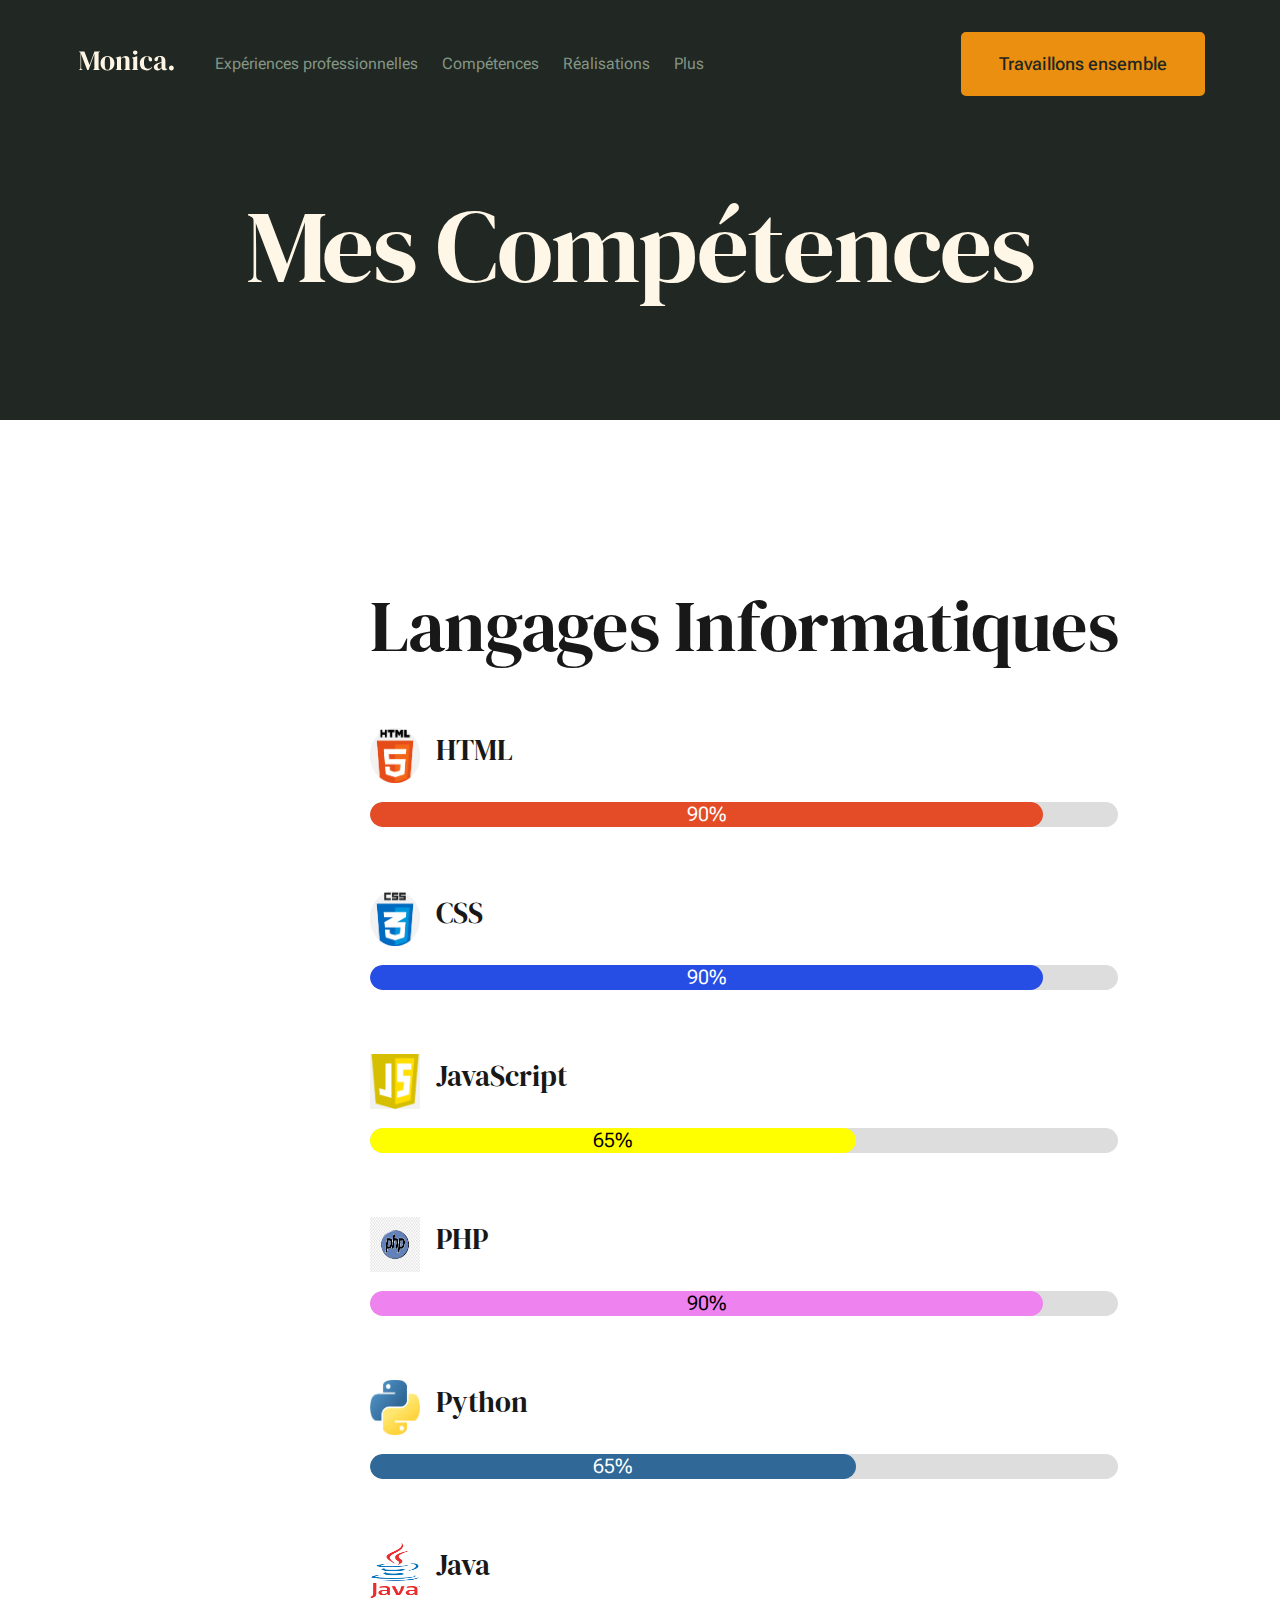
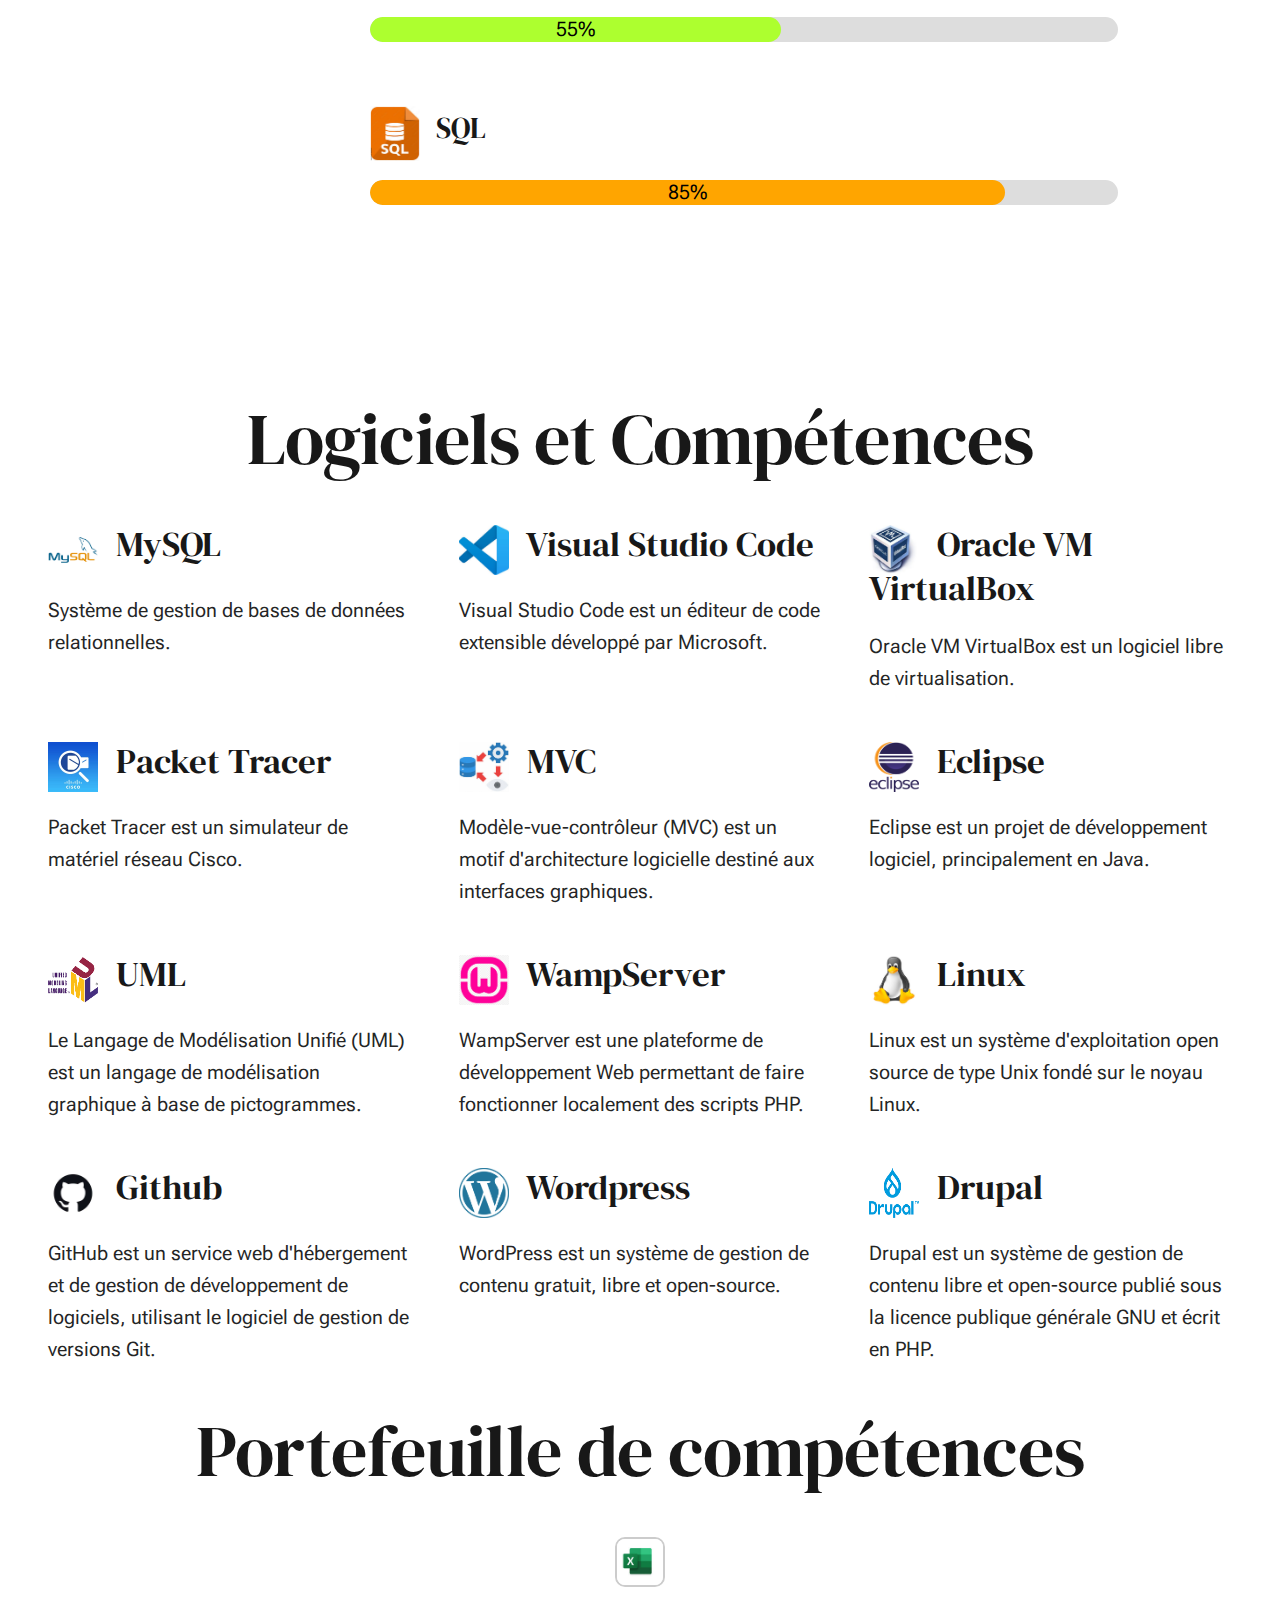
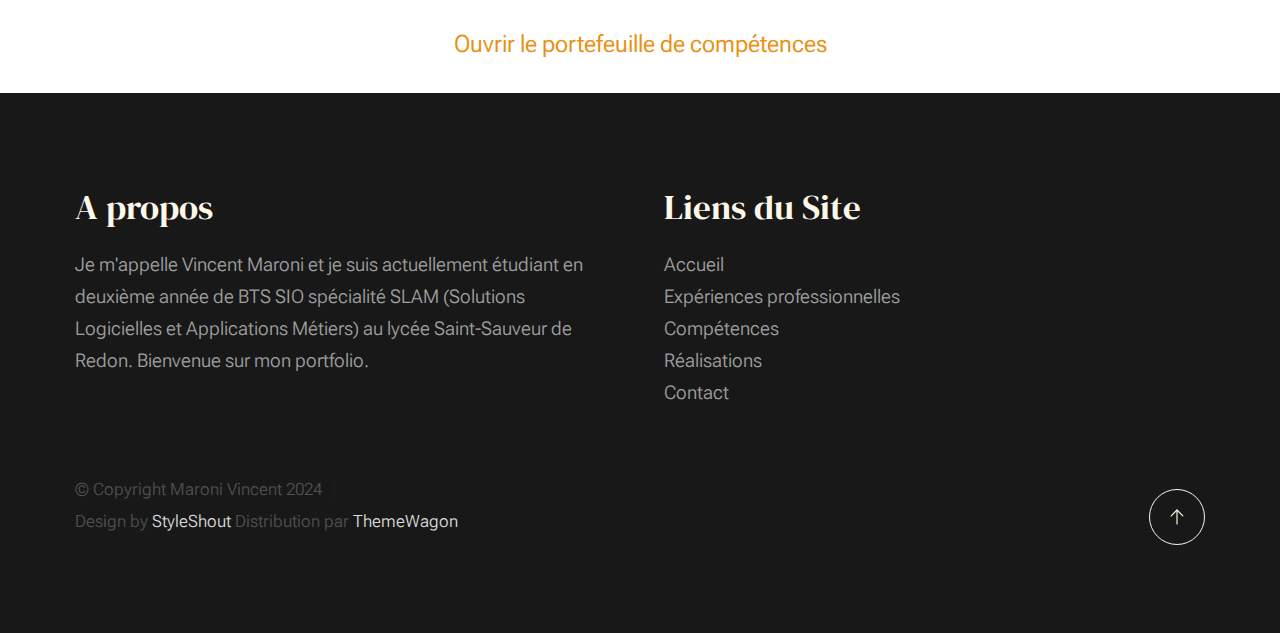
<file: competence.html>
<!DOCTYPE html>
<html lang="fr" class="no-js">
<head>

    <!-- Basic Page Needs
    ================================================== -->
    <meta charset="utf-8">
    <meta name="viewport" content="width=device-width, initial-scale=1">
    <title>Compétences</title>

    <script>
        document.documentElement.classList.remove('no-js');
        document.documentElement.classList.add('js');
    </script>

    <!-- CSS
    ================================================== -->
    <link rel="stylesheet" href="css/vendor.css">
    <link rel="stylesheet" href="css/styles.css">

    <!-- Favicons
    ================================================== -->
    <link rel="apple-touch-icon" sizes="180x180" href="apple-touch-icon.png">
    <link rel="icon" type="image/png" sizes="32x32" href="favicon-32x32.png">
    <link rel="icon" type="image/png" sizes="16x16" href="favicon-16x16.png">
    <link rel="manifest" href="site.webmanifest">
</head>

<body id="top">

    <!-- Preloader
    ================================================== -->
    <div id="preloader">
        <div id="loader" class="dots-fade">
            <div></div>
            <div></div>
            <div></div>
        </div>
    </div>

    <!-- Page Wrap
    ================================================== -->
    <div id="page" class="s-pagewrap">

        <!-- Site Header 
        ================================================== -->
        <header class="s-header">

            <div class="row s-header__inner width-sixteen-col">

                <div class="s-header__block">
                    <div class="s-header__logo">
                        <a class="logo" href="index.html">
                            <img src="images/logo.svg" alt="Page d'accueil">
                        </a>
                    </div>

                    <a class="s-header__menu-toggle" href="#0"><span>Menu</span></a>
                </div> <!-- end s-header__block -->

                <nav class="s-header__nav">
                    <ul class="s-header__menu-links">
                        <li><a href="experience.html">Expériences professionnelles</a></li>
                        <li><a href="competence.html">Compétences</a></li>
                        <li><a href="realisations.html">Réalisations</a></li>
                        <li><a href="more.html">Plus</a></li>
                    </ul> <!-- end s-header__menu-links -->

                    <div class="s-header__contact">
                        <a href="contact.html" class="btn btn--primary s-header__contact-btn">Travaillons ensemble</a>
                    </div> <!-- end s-header__contact -->
                </nav> <!-- end s-header__nav -->

            </div> <!-- end s-header__inner -->
        </header> <!-- end s-header -->

        <!-- Site Main Content
        ================================================== -->
        <section id="content" class="s-content">

            <section class="s-pageheader pageheader">
                <div class="row">
                    <div class="column xl-12">
                        <h1 class="page-title">
                            Mes Compétences
                        </h1>
                    </div>
                </div>
            </section> <!-- end pageheader -->

            <section class="s-pagecontent pagecontent">
                <div class="row pageintro">
                    <!-- Début des barres de compétences -->
                    <div class="skills-section">
                        <div class="column xl lg-12">
                            <h2 class="text-display-title">Langages Informatiques</h2>
                    
                            <div class="skill">
                                <h4>
                                    <img src="images/icons/html.png" alt="HTML" class="skill-icon">
                                    HTML
                                </h4>
                                <div class="skill-bar">
                                    <div class="progress html">90%</div>
                                </div>
                            </div>
                    
                            <div class="skill">
                                <h4>
                                    <img src="images/icons/css.png" alt="CSS" class="skill-icon">
                                    CSS
                                </h4>
                                <div class="skill-bar">
                                    <div class="progress css">90%</div>
                                </div>
                            </div>
                    
                            <div class="skill">
                                <h4>
                                    <img src="images/icons/js.png" alt="JavaScript" class="skill-icon">
                                    JavaScript
                                </h4>
                                <div class="skill-bar">
                                    <div class="progress javascript">65%</div>
                                </div>
                            </div>
                    
                            <div class="skill">
                                <h4>
                                    <img src="images/icons/php.png" alt="PHP" class="skill-icon">
                                    PHP
                                </h4>
                                <div class="skill-bar">
                                    <div class="progress php">90%</div>
                                </div>
                            </div>
                    
                            <div class="skill">
                                <h4>
                                    <img src="images/icons/python.jpg" alt="Python" class="skill-icon">
                                    Python
                                </h4>
                                <div class="skill-bar">
                                    <div class="progress python">65%</div>
                                </div>
                            </div>
                    
                            <div class="skill">
                                <h4>
                                    <img src="images/icons/java.png" alt="Java" class="skill-icon">
                                    Java
                                </h4>
                                <div class="skill-bar">
                                    <div class="progress java">55%</div>
                                </div>
                            </div>
                    
                            <div class="skill">
                                <h4>
                                    <img src="images/icons/sql.jpg" alt="SQL" class="skill-icon">
                                    SQL
                                </h4>
                                <div class="skill-bar">
                                    <div class="progress sql">85%</div>
                                </div>
                            </div>
                        </div>
                    </div> <!-- end skills-section -->
                    
                </div> <!-- end pageintro -->
            </section> <!-- end s-pagecontent -->

            <!-- Compétences Additionnelles -->
            <div class="column xl lg-6">
                <h2 class="text-display-title">Logiciels et Compétences</h2>
            
                <div class="column xl-12 grid-block">
                    <div class="grid-full grid-list-items list-items show-ctr">
                        
                        <div class="grid-list-items__item list-items__item">
                            <div class="list-items__item-header">
                                <h3 class="list-items__item-title">
                                    <img src="images/icons/mySQL.png" alt="MySQL" class="software-icon">
                                    MySQL
                                </h3>
                            </div>
                            <div class="list-items__item-text">
                                <p>Système de gestion de bases de données relationnelles.</p>
                            </div>
                        </div> <!-- end list-items__item -->
            
                        <div class="grid-list-items__item list-items__item">
                            <div class="list-items__item-header">
                                <h3 class="list-items__item-title">
                                    <img src="images/icons/vsc.jpg" alt="Visual Studio Code" class="software-icon">
                                    Visual Studio Code
                                </h3>
                            </div>
                            <div class="list-items__item-text">
                                <p>Visual Studio Code est un éditeur de code extensible développé par Microsoft.</p>
                            </div>
                        </div> <!-- end list-items__item -->
            
                        <div class="grid-list-items__item list-items__item">
                            <div class="list-items__item-header">
                                <h3 class="list-items__item-title">
                                    <img src="images/icons/oracle.jpg" alt="Oracle VM VirtualBox" class="software-icon">
                                    Oracle VM VirtualBox
                                </h3>
                            </div>
                            <div class="list-items__item-text">
                                <p>Oracle VM VirtualBox est un logiciel libre de virtualisation.</p>
                            </div>
                        </div> <!-- end list-items__item -->
            
                        <div class="grid-list-items__item list-items__item">
                            <div class="list-items__item-header">
                                <h3 class="list-items__item-title">
                                    <img src="images/icons/packet-tracer.jpg" alt="Packet Tracer" class="software-icon">
                                    Packet Tracer
                                </h3>
                            </div>
                            <div class="list-items__item-text">
                                <p>Packet Tracer est un simulateur de matériel réseau Cisco.</p>
                            </div>
                        </div> <!-- end list-items__item -->
            
                        <div class="grid-list-items__item list-items__item">
                            <div class="list-items__item-header">
                                <h3 class="list-items__item-title">
                                    <img src="images/icons/MVC.jpg" alt="MVC" class="software-icon">
                                    MVC
                                </h3>
                            </div>
                            <div class="list-items__item-text">
                                <p>Modèle-vue-contrôleur (MVC) est un motif d'architecture logicielle destiné aux interfaces graphiques.</p>
                            </div>
                        </div> <!-- end list-items__item -->
            
                        <div class="grid-list-items__item list-items__item">
                            <div class="list-items__item-header">
                                <h3 class="list-items__item-title">
                                    <img src="images/icons/eclipse.png" alt="Eclipse" class="software-icon">
                                    Eclipse
                                </h3>
                            </div>
                            <div class="list-items__item-text">
                                <p>Eclipse est un projet de développement logiciel, principalement en Java.</p>
                            </div>
                        </div> <!-- end list-items__item -->
            
                        <div class="grid-list-items__item list-items__item">
                            <div class="list-items__item-header">
                                <h3 class="list-items__item-title">
                                    <img src="images/icons/UML.png" alt="UML" class="software-icon">
                                    UML
                                </h3>
                            </div>
                            <div class="list-items__item-text">
                                <p>Le Langage de Modélisation Unifié (UML) est un langage de modélisation graphique à base de pictogrammes.</p>
                            </div>
                        </div> <!-- end list-items__item -->
            
                        <div class="grid-list-items__item list-items__item">
                            <div class="list-items__item-header">
                                <h3 class="list-items__item-title">
                                    <img src="images/icons/wamp.png" alt="WampServer" class="software-icon">
                                    WampServer
                                </h3>
                            </div>
                            <div class="list-items__item-text">
                                <p>WampServer est une plateforme de développement Web permettant de faire fonctionner localement des scripts PHP.</p>
                            </div>
                        </div> <!-- end list-items__item -->
            
                        <div class="grid-list-items__item list-items__item">
                            <div class="list-items__item-header">
                                <h3 class="list-items__item-title">
                                    <img src="images/icons/linux.jpg" alt="Linux" class="software-icon">
                                    Linux
                                </h3>
                            </div>
                            <div class="list-items__item-text">
                                <p>Linux est un système d'exploitation open source de type Unix fondé sur le noyau Linux.</p>
                            </div>
                        </div> <!-- end list-items__item -->

                        <div class="grid-list-items__item list-items__item">
                            <div class="list-items__item-header">
                                <h3 class="list-items__item-title">
                                    <img src="images/icons/github.jpg" alt="Linux" class="software-icon">
                                    Github
                                </h3>
                            </div>
                            <div class="list-items__item-text">
                                <p>GitHub est un service web d'hébergement et de gestion de développement de logiciels, utilisant le logiciel de gestion de versions Git. </p>
                            </div>
                        </div> <!-- end list-items__item -->

                        <div class="grid-list-items__item list-items__item">
                            <div class="list-items__item-header">
                                <h3 class="list-items__item-title">
                                    <img src="images/icons/wordpress.png" alt="Linux" class="software-icon">
                                    Wordpress
                                </h3>
                            </div>
                            <div class="list-items__item-text">
                                <p>WordPress est un système de gestion de contenu gratuit, libre et open-source.</p>
                            </div>
                        </div> <!-- end list-items__item -->

                        <div class="grid-list-items__item list-items__item">
                            <div class="list-items__item-header">
                                <h3 class="list-items__item-title">
                                    <img src="images/icons/drupal.png" alt="Linux" class="software-icon">
                                    Drupal
                                </h3>
                            </div>
                            <div class="list-items__item-text">
                                <p>Drupal est un système de gestion de contenu libre et open-source publié sous la licence publique générale GNU et écrit en PHP.</p>
                            </div>
                        </div> <!-- end list-items__item -->
            
                    </div> <!-- end grid-list-items -->
                </div> <!-- end grid-block -->
            </div> <!-- end row -->
            

            <div class="row pageintro">
                <!-- Début des barres de compétences -->
                <div class="column xl lg-6">
                    <h2 class="text-display-title">Portefeuille de compétences</h2>
                    
                    <div class="file-preview">
                        <!-- Image de prévisualisation -->
                        <a href="Tableau_de_synthèse_Vincent.pdf" target="_blank">
                            <img src="images/icons/lien-excel.jpg" alt="Fichier PDF">
                        </a>
                        <!-- Lien textuel vers le dossier -->
                        <p><a href="Tableau_de_synthèse_Vincent.pdf" target="_blank">Ouvrir le portefeuille de compétences</a></p>
                    </div>
                </div>
            </div> <!-- end pageintro -->
        </section>
            
        <!-- Footer
        ================================================== -->
        <footer class="s-footer">
            <div class="row s-footer__content">
                <div class="column xl-6 lg-6 md-12 s-footer__block s-footer__about">                    
                    <h3>A propos</h3>
                    <p>
                        Je m'appelle Vincent Maroni et je suis actuellement étudiant en deuxième année de 
                        BTS SIO spécialité SLAM (Solutions Logicielles et Applications Métiers) au lycée Saint-Sauveur de Redon.
                        Bienvenue sur mon portfolio.
                    </p>                
                </div>                
                <div class="column xl-3 lg-6 md-12 s-footer__block s-footer__site-links">
                    <h3>Liens du Site</h3>
                    <ul class="link-list">
                        <li><a href="index.html">Accueil</a></li>
                        <li><a href="experience.html">Expériences professionnelles</a></li>
                        <li><a href="competence.html">Compétences</a></li>
                        <li><a href="realisations.html">Réalisations</a></li>
                        <li><a href="more.html">Contact</a></li>
                    </ul>
                </div>
            </div>    
            
            <div class="row s-footer__bottom">
                <div class="column xl-6 lg-12">
                    <p class="ss-copyright">
                        <span>© Copyright Maroni Vincent 2024</span> 
                        <span>Design by <a href="https://www.styleshout.com/">StyleShout</a> Distribution par <a href="https://themewagon.com">ThemeWagon</a></span>
                    </p>
                </div>

                <div class="ss-go-top">
                    <a class="smoothscroll" title="Retour en haut" href="#top">
                        <svg xmlns="http://www.w3.org/2000/svg" viewBox="0 0 24 24" width="36" height="36" fill="none" stroke="#ffffff" stroke-width="1" stroke-linecap="round" stroke-linejoin="round">
                            <!-- Atomicons Free 1.00 by @atisalab License - https://atomicons.com/license/ (Icons: CC BY 4.0) Copyright 2021 Atomicons -->
                            <polyline points="17 11 12 6 7 11"></polyline>
                            <line x1="12" y1="18" x2="12" y2="6"></line>
                        </svg>
                    </a>
                </div> <!-- end ss-go-top -->
            </div>
            
        </footer> <!-- end s-footer -->

    </div> <!-- end page-wrap -->

    <!-- Java Script
    ================================================== -->
    <script src="js/plugins.js"></script>
    <script src="js/main.js"></script>

</body>
</html>
</file>
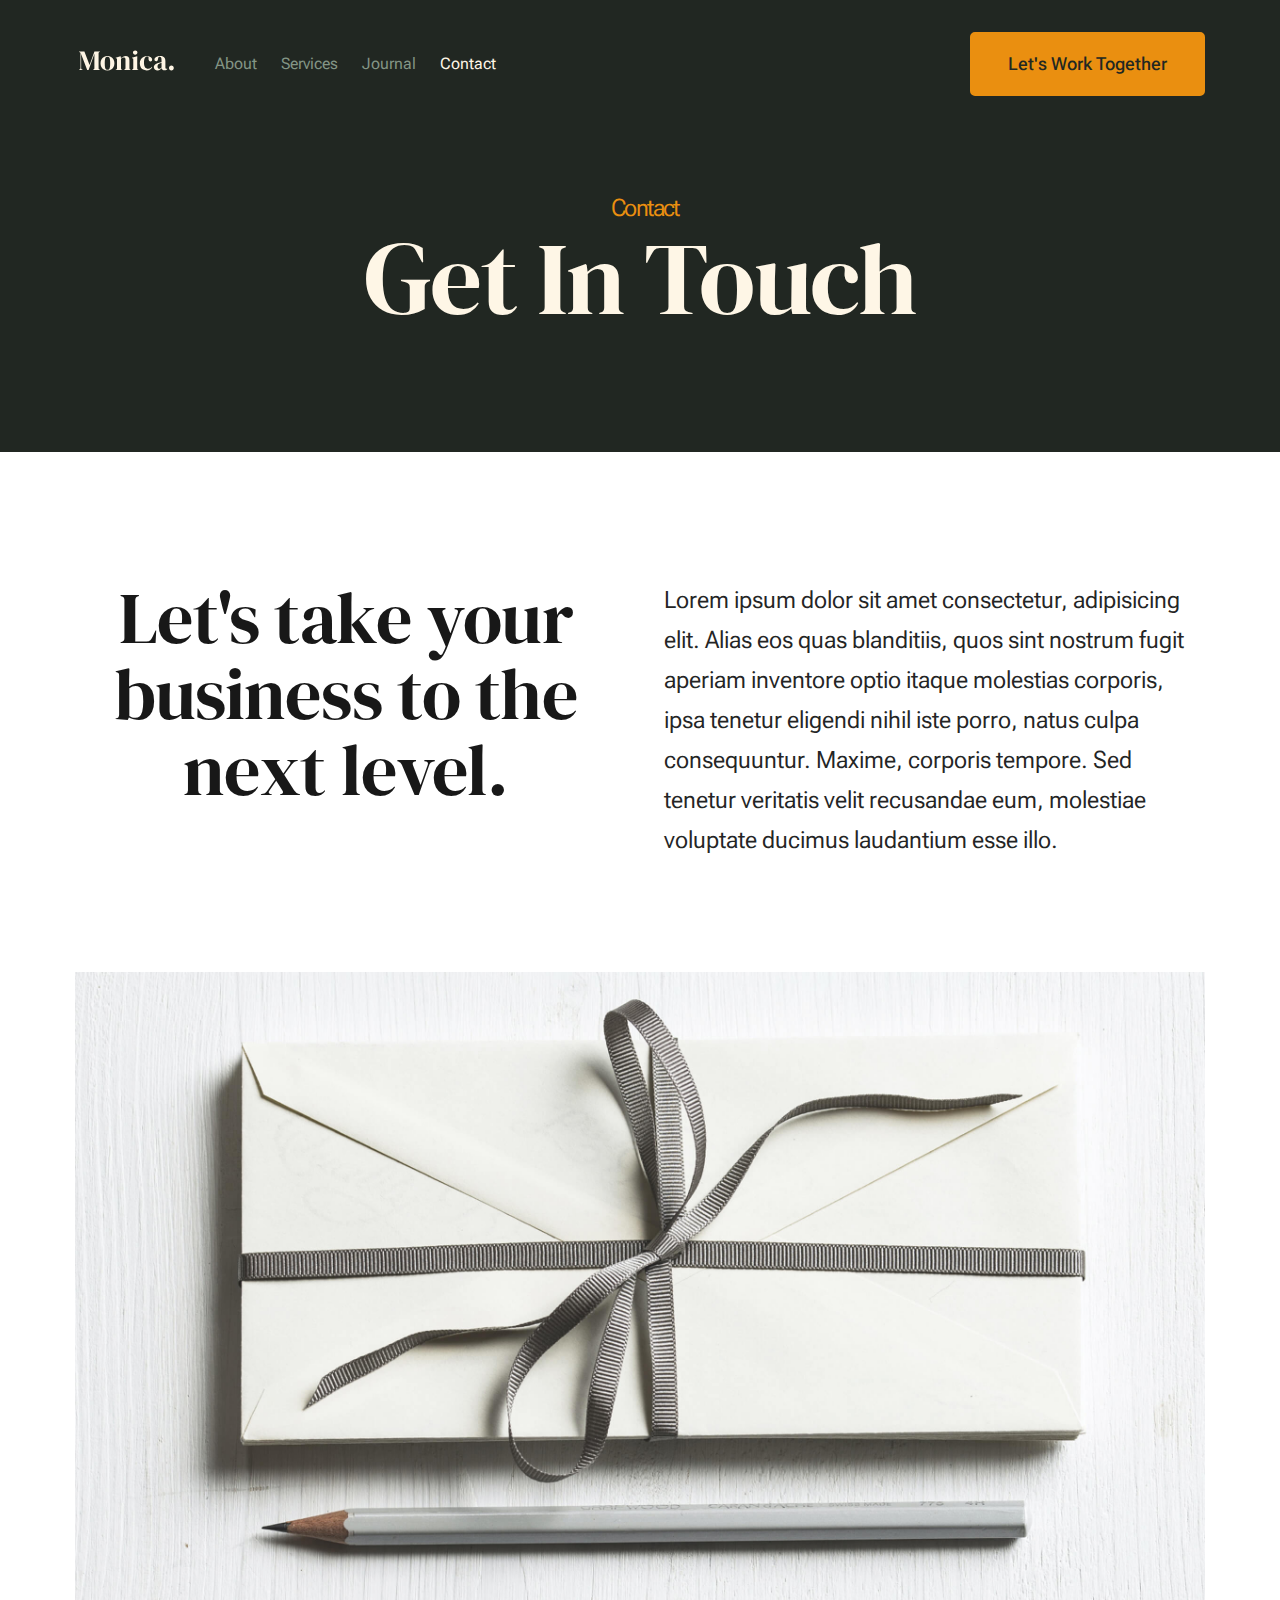
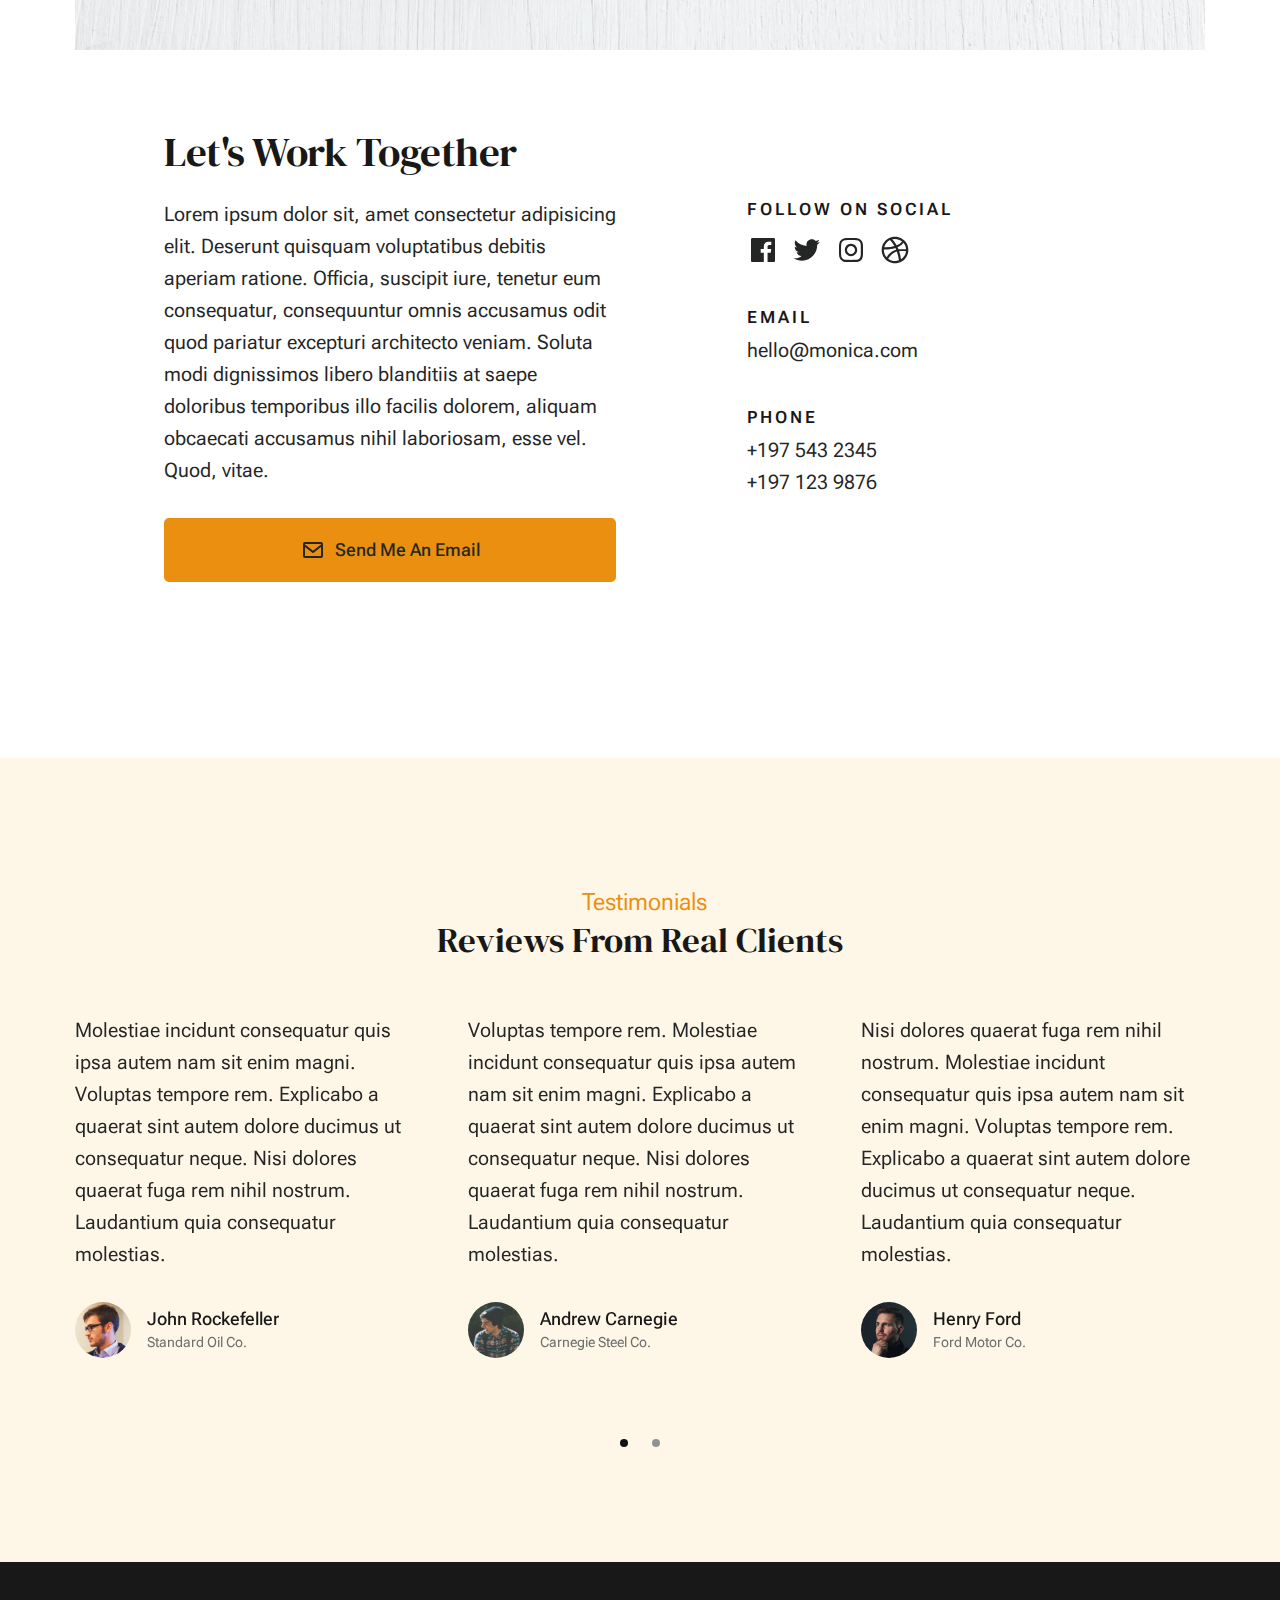
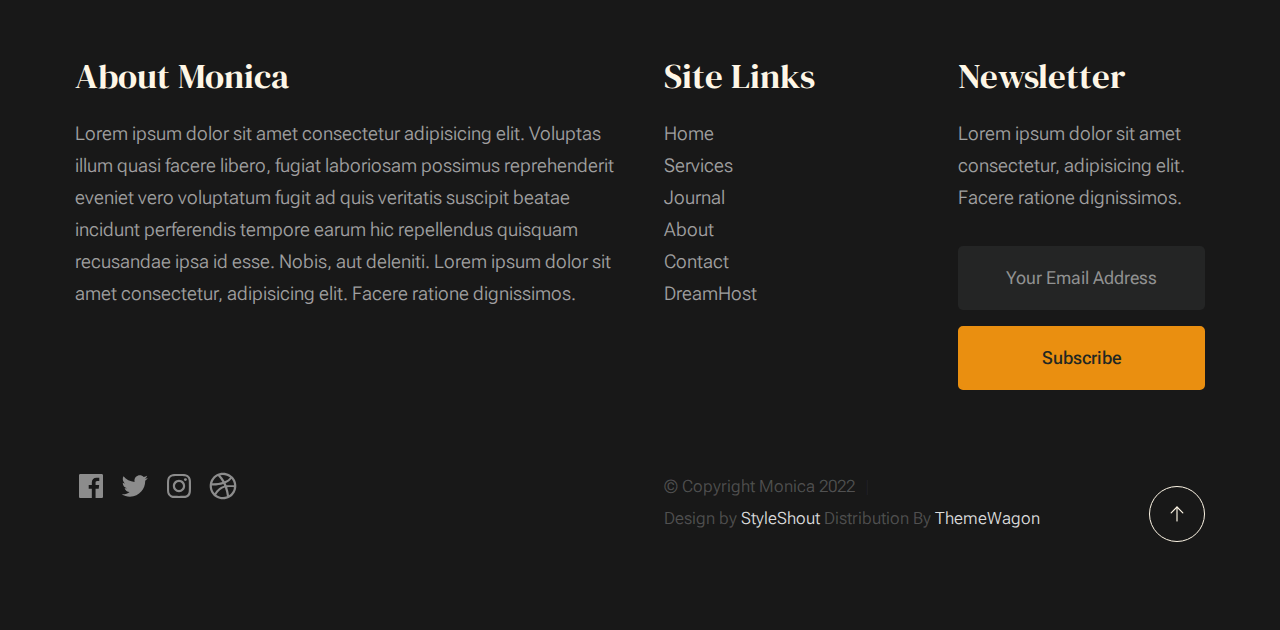
<file: contact.html>
<!DOCTYPE html>
<html lang="en" class="no-js" >
<head>

    <!--- basic page needs
    ================================================== -->
    <meta charset="utf-8">
    <meta name="viewport" content="width=device-width, initial-scale=1">
    <title>Contact - Monica</title>

    <script>
        document.documentElement.classList.remove('no-js');
        document.documentElement.classList.add('js');
    </script>

    <!-- CSS
    ================================================== -->
    <link rel="stylesheet" href="css/vendor.css">
    <link rel="stylesheet" href="css/styles.css">

    <!-- favicons
    ================================================== -->
    <link rel="apple-touch-icon" sizes="180x180" href="apple-touch-icon.png">
    <link rel="icon" type="image/png" sizes="32x32" href="favicon-32x32.png">
    <link rel="icon" type="image/png" sizes="16x16" href="favicon-16x16.png">
    <link rel="manifest" href="site.webmanifest">

</head>


<body id="top">


    <!-- preloader
    ================================================== -->
    <div id="preloader">
        <div id="loader" class="dots-fade">
            <div></div>
            <div></div>
            <div></div>
        </div>
    </div>


    <!-- page wrap
    ================================================== -->
    <div id="page" class="s-pagewrap">


        <!-- # site header 
        ================================================== -->
        <header class="s-header">
            <div class="row s-header__inner width-sixteen-col">

                <div class="s-header__block">
                    <div class="s-header__logo">
                        <a class="logo" href="index.html">
                            <img src="images/logo.svg" alt="Homepage">
                        </a>
                    </div>

                    <a class="s-header__menu-toggle" href="#0"><span>Menu</span></a>
                </div> <!-- end s-header__block -->

                <nav class="s-header__nav">
    
                    <ul class="s-header__menu-links">
                        <li><a href="about.html">About</a></li>
                        <li><a href="services.html">Services</a></li>
                        <li><a href="blog.html">Journal</a></li>
                        <li class="current"><a href="contact.html">Contact</a></li>
                    </ul> <!-- s-header__menu-links -->

                    <div class="s-header__contact">
                        <a href="contact.html" class="btn btn--primary s-header__contact-btn">Let's Work Together</a>                        
                    </div> <!-- s-header__contact -->
    
                </nav> <!-- end s-header__nav -->

            </div> <!-- end s-header__inner -->
        </header> <!-- end s-header -->


        <!-- # site main content
        ================================================== -->
        <section id="content" class="s-content">

               <section class="s-pageheader pageheader">
                    <div class="row">
                        <div class="column xl-12">
                            <h1 class="page-title">
                                <span class="page-title__small-type text-pretitle">Contact</span>
                                Get In Touch
                            </h1>                            
                        </div>
                    </div>
               </section> <!--pageheader -->  

               <section class="s-pagecontent pagecontent">

                    <div class="row pageintro">
                        <div class="column xl-6 lg-12">
                            <h2 class="text-display-title">Let's take your business to the next level.</h2>
                        </div>
                        <div class="column xl-6 lg-12 u-flexitem-x-right">
                            <p class="lead">
                            Lorem ipsum dolor sit amet consectetur, adipisicing elit. Alias eos quas blanditiis, quos sint nostrum fugit aperiam 
                            inventore optio itaque molestias corporis, ipsa tenetur eligendi nihil iste porro, natus culpa consequuntur. Maxime, 
                            corporis tempore. Sed tenetur veritatis velit recusandae eum, molestiae voluptate ducimus laudantium esse illo. 
                            </p>
                        </div>                       
                    </div> <!-- pageintro -->   
                    
                    <div class="row pagemedia">
                        <d class="column xl-12">
                            <figure class="page-media">                                
                                <img src="images/thumbs/contact/contact-1200.jpg" 
                                     srcset="images/thumbs/contact/contact-2400.jpg 2400w, 
                                             images/thumbs/contact/contact-1200.jpg 1200w, 
                                             images/thumbs/contact/contact-600.jpg 600w" sizes="(max-width: 2400px) 100vw, 2400px" alt="">
                            </figure>
                        </d>
                    </div> <!-- pagemedia --> 

                    <div class="row width-narrower pagemain">
                        <div class="column xl-12">
                            <h2>Let's Work Together</h2>

                            <div class="row">
                                <div class="column xl-6 md-12 contact-cta">     
                                    <p>
                                    Lorem ipsum dolor sit, amet consectetur adipisicing elit. Deserunt quisquam voluptatibus debitis aperiam ratione. Officia, 
                                    suscipit iure, tenetur eum consequatur, consequuntur omnis accusamus odit quod pariatur excepturi architecto veniam. Soluta 
                                    modi dignissimos libero blanditiis at saepe doloribus temporibus illo facilis dolorem, aliquam obcaecati accusamus nihil 
                                    laboriosam, esse vel. Quod, vitae.
                                    </p>
        
                                    <a href="mailto:#0" class="btn btn--primary u-fullwidth contact-btn">
                                        <svg xmlns="http://www.w3.org/2000/svg" width="24" height="24" viewBox="0 0 24 24" style="fill: rgba(0, 0, 0, 1);transform: ;msFilter:;"><path d="M20 4H4c-1.103 0-2 .897-2 2v12c0 1.103.897 2 2 2h16c1.103 0 2-.897 2-2V6c0-1.103-.897-2-2-2zm0 2v.511l-8 6.223-8-6.222V6h16zM4 18V9.044l7.386 5.745a.994.994 0 0 0 1.228 0L20 9.044 20.002 18H4z"></path></svg>
                                        Send Me An Email
                                    </a>
                                </div> 
                                <div class="column xl-5 md-12 u-flexitem-x-right">

                                    <div class="contact-block">
                                        <h6>Follow On Social</h6>
                                        <ul class="contact-social social-list">
                                            <li>
                                                <a href="#0">
                                                    <svg xmlns="http://www.w3.org/2000/svg" width="24" height="24" viewBox="0 0 24 24" style="fill:rgba(0, 0, 0, 1);transform:;-ms-filter:"><path d="M20,3H4C3.447,3,3,3.448,3,4v16c0,0.552,0.447,1,1,1h8.615v-6.96h-2.338v-2.725h2.338v-2c0-2.325,1.42-3.592,3.5-3.592 c0.699-0.002,1.399,0.034,2.095,0.107v2.42h-1.435c-1.128,0-1.348,0.538-1.348,1.325v1.735h2.697l-0.35,2.725h-2.348V21H20 c0.553,0,1-0.448,1-1V4C21,3.448,20.553,3,20,3z"></path></svg>
                                                    <span class="u-screen-reader-text">Facebook</span>
                                                </a>
                                            </li>
                                            <li>
                                                <a href="#0">
                                                    <svg xmlns="http://www.w3.org/2000/svg" width="24" height="24" viewBox="0 0 24 24" style="fill:rgba(0, 0, 0, 1);transform:;-ms-filter:"><path d="M19.633,7.997c0.013,0.175,0.013,0.349,0.013,0.523c0,5.325-4.053,11.461-11.46,11.461c-2.282,0-4.402-0.661-6.186-1.809 c0.324,0.037,0.636,0.05,0.973,0.05c1.883,0,3.616-0.636,5.001-1.721c-1.771-0.037-3.255-1.197-3.767-2.793 c0.249,0.037,0.499,0.062,0.761,0.062c0.361,0,0.724-0.05,1.061-0.137c-1.847-0.374-3.23-1.995-3.23-3.953v-0.05 c0.537,0.299,1.16,0.486,1.82,0.511C3.534,9.419,2.823,8.184,2.823,6.787c0-0.748,0.199-1.434,0.548-2.032 c1.983,2.443,4.964,4.04,8.306,4.215c-0.062-0.3-0.1-0.611-0.1-0.923c0-2.22,1.796-4.028,4.028-4.028 c1.16,0,2.207,0.486,2.943,1.272c0.91-0.175,1.782-0.512,2.556-0.973c-0.299,0.935-0.936,1.721-1.771,2.22 c0.811-0.088,1.597-0.312,2.319-0.624C21.104,6.712,20.419,7.423,19.633,7.997z"></path></svg>
                                                    <span class="u-screen-reader-text">Twitter</span>
                                                </a>
                                            </li>
                                            <li>
                                                <a href="#0">
                                                    <svg xmlns="http://www.w3.org/2000/svg" width="24" height="24" viewBox="0 0 24 24" style="fill:rgba(0, 0, 0, 1);transform:;-ms-filter:"><path d="M11.999,7.377c-2.554,0-4.623,2.07-4.623,4.623c0,2.554,2.069,4.624,4.623,4.624c2.552,0,4.623-2.07,4.623-4.624 C16.622,9.447,14.551,7.377,11.999,7.377L11.999,7.377z M11.999,15.004c-1.659,0-3.004-1.345-3.004-3.003 c0-1.659,1.345-3.003,3.004-3.003s3.002,1.344,3.002,3.003C15.001,13.659,13.658,15.004,11.999,15.004L11.999,15.004z"></path><circle cx="16.806" cy="7.207" r="1.078"></circle><path d="M20.533,6.111c-0.469-1.209-1.424-2.165-2.633-2.632c-0.699-0.263-1.438-0.404-2.186-0.42 c-0.963-0.042-1.268-0.054-3.71-0.054s-2.755,0-3.71,0.054C7.548,3.074,6.809,3.215,6.11,3.479C4.9,3.946,3.945,4.902,3.477,6.111 c-0.263,0.7-0.404,1.438-0.419,2.186c-0.043,0.962-0.056,1.267-0.056,3.71c0,2.442,0,2.753,0.056,3.71 c0.015,0.748,0.156,1.486,0.419,2.187c0.469,1.208,1.424,2.164,2.634,2.632c0.696,0.272,1.435,0.426,2.185,0.45 c0.963,0.042,1.268,0.055,3.71,0.055s2.755,0,3.71-0.055c0.747-0.015,1.486-0.157,2.186-0.419c1.209-0.469,2.164-1.424,2.633-2.633 c0.263-0.7,0.404-1.438,0.419-2.186c0.043-0.962,0.056-1.267,0.056-3.71s0-2.753-0.056-3.71C20.941,7.57,20.801,6.819,20.533,6.111z M19.315,15.643c-0.007,0.576-0.111,1.147-0.311,1.688c-0.305,0.787-0.926,1.409-1.712,1.711c-0.535,0.199-1.099,0.303-1.67,0.311 c-0.95,0.044-1.218,0.055-3.654,0.055c-2.438,0-2.687,0-3.655-0.055c-0.569-0.007-1.135-0.112-1.669-0.311 c-0.789-0.301-1.414-0.923-1.719-1.711c-0.196-0.534-0.302-1.099-0.311-1.669c-0.043-0.95-0.053-1.218-0.053-3.654 c0-2.437,0-2.686,0.053-3.655c0.007-0.576,0.111-1.146,0.311-1.687c0.305-0.789,0.93-1.41,1.719-1.712 c0.534-0.198,1.1-0.303,1.669-0.311c0.951-0.043,1.218-0.055,3.655-0.055c2.437,0,2.687,0,3.654,0.055 c0.571,0.007,1.135,0.112,1.67,0.311c0.786,0.303,1.407,0.925,1.712,1.712c0.196,0.534,0.302,1.099,0.311,1.669 c0.043,0.951,0.054,1.218,0.054,3.655c0,2.436,0,2.698-0.043,3.654H19.315z"></path></svg>
                                                    <span class="u-screen-reader-text">Instagram</span>
                                                </a>
                                            </li>
                                            <li>
                                                <a href="#0">
                                                    <svg xmlns="http://www.w3.org/2000/svg" width="24" height="24" viewBox="0 0 24 24" style="fill: rgba(0, 0, 0, 1);transform: ;msFilter:;"><path d="M20.66 6.98a9.932 9.932 0 0 0-3.641-3.64C15.486 2.447 13.813 2 12 2s-3.486.447-5.02 1.34c-1.533.893-2.747 2.107-3.64 3.64S2 10.187 2 12s.446 3.487 1.34 5.02a9.924 9.924 0 0 0 3.641 3.64C8.514 21.553 10.187 22 12 22s3.486-.447 5.02-1.34a9.932 9.932 0 0 0 3.641-3.64C21.554 15.487 22 13.813 22 12s-.446-3.487-1.34-5.02zM12 3.66c2 0 3.772.64 5.32 1.919-.92 1.174-2.286 2.14-4.1 2.9-1.002-1.813-2.088-3.327-3.261-4.54A7.715 7.715 0 0 1 12 3.66zM5.51 6.8a8.116 8.116 0 0 1 2.711-2.22c1.212 1.201 2.325 2.7 3.34 4.5-2 .6-4.114.9-6.341.9-.573 0-1.006-.013-1.3-.04A8.549 8.549 0 0 1 5.51 6.8zM3.66 12c0-.054.003-.12.01-.2.007-.08.01-.146.01-.2.254.014.641.02 1.161.02 2.666 0 5.146-.367 7.439-1.1.187.373.381.793.58 1.26-1.32.293-2.674 1.006-4.061 2.14S6.4 16.247 5.76 17.5c-1.4-1.587-2.1-3.42-2.1-5.5zM12 20.34c-1.894 0-3.594-.587-5.101-1.759.601-1.187 1.524-2.322 2.771-3.401 1.246-1.08 2.483-1.753 3.71-2.02a29.441 29.441 0 0 1 1.56 6.62 8.166 8.166 0 0 1-2.94.56zm7.08-3.96a8.351 8.351 0 0 1-2.58 2.621c-.24-2.08-.7-4.107-1.379-6.081.932-.066 1.765-.1 2.5-.1.799 0 1.686.034 2.659.1a8.098 8.098 0 0 1-1.2 3.46zm-1.24-5c-1.16 0-2.233.047-3.22.14a27.053 27.053 0 0 0-.68-1.62c2.066-.906 3.532-2.006 4.399-3.3 1.2 1.414 1.854 3.027 1.96 4.84-.812-.04-1.632-.06-2.459-.06z"></path></svg>
                                                    <span class="u-screen-reader-text">Dribbble</span>
                                                </a>
                                            </li>
                                        </ul> <!-- end s-footer__social -->
                                    </div>

                                    <div class="contact-block">
                                        <h6>Email</h6>
                                        <a href="mailto:#0">hello@monica.com</a>
                                    </div>

                                    <div class="contact-block">
                                        <h6>Phone</h6>
                                        <ul class="contact-list">
                                            <li><a href="tel:197-543-2345">+197 543 2345</a></li>
                                            <li><a href="tel:197-123-9876">+197 123 9876</a></li>
                                        </ul>
                                    </div>

                                </div>
                            </div>
                        </div>                        
                    </div> <!-- end pagemain -->

               </section> <!-- pagecontent -->

               <section class="s-testimonials">

                    <div class="s-testimonials__header row row-x-center text-center">
                        <div class="column xl-8 lg-12">
        
                            <p class="text-pretitle">
                            Testimonials
                            </p>
                            <h3>
                            Reviews From Real Clients
                            </h3>                        
        
                        </div>
                    </div> <!--end s-testimonials__header -->

                    <div class="row s-testimonials__content">
                        <div class="column xl-12 testimonials">

                            <div class="swiper-container testimonials__slider page-slider">

                                <div class="swiper-wrapper">
                                    <div class="testimonials__slide swiper-slide">
                                        <p>
                                        Molestiae incidunt consequatur quis ipsa autem nam sit enim magni. Voluptas tempore rem. 
                                        Explicabo a quaerat sint autem dolore ducimus ut consequatur neque. Nisi dolores quaerat fuga rem nihil nostrum.
                                        Laudantium quia consequatur molestias.
                                        </p>
                                        <div class="testimonials__author">
                                            <img src="images/avatars/user-01.jpg" alt="Author image" class="testimonials__avatar">
                                            <cite class="testimonials__cite">
                                                <strong>John Rockefeller</strong>
                                                <span>Standard Oil Co.</span>
                                            </cite>
                                        </div>
                                    </div>
                                    <div class="testimonials__slide swiper-slide">
                                        <p>
                                        Voluptas tempore rem. Molestiae incidunt consequatur quis ipsa autem nam sit enim magni. 
                                        Explicabo a quaerat sint autem dolore ducimus ut consequatur neque. Nisi dolores quaerat fuga rem nihil nostrum.
                                        Laudantium quia consequatur molestias.
                                        </p>
                                        <div class="testimonials__author">
                                            <img src="images/avatars/user-04.jpg" alt="Author image" class="testimonials__avatar">
                                            <cite class="testimonials__cite">
                                                <strong>Andrew Carnegie</strong>
                                                <span>Carnegie Steel Co.</span>
                                            </cite>
                                        </div>
                                    </div>
                                    <div class="testimonials__slide swiper-slide">
                                        <p>
                                        Nisi dolores quaerat fuga rem nihil nostrum. Molestiae incidunt consequatur quis ipsa autem nam sit enim magni. 
                                        Voluptas tempore rem. Explicabo a quaerat sint autem dolore ducimus ut consequatur neque. 
                                        Laudantium quia consequatur molestias.
                                        </p>
                                        <div class="testimonials__author">
                                            <img src="images/avatars/user-06.jpg" alt="Author image" class="testimonials__avatar">
                                            <cite class="testimonials__cite">
                                                <strong>Henry Ford</strong>
                                                <span>Ford Motor Co.</span>
                                            </cite>
                                        </div>
                                    </div>
                                    <div class="testimonials__slide swiper-slide">
                                        <p>
                                        Molestiae incidunt consequatur quis ipsa autem nam sit enim magni. Voluptas tempore rem. 
                                        Explicabo a quaerat sint autem dolore ducimus ut consequatur neque. Nisi dolores quaerat fuga rem nihil nostrum.
                                        Laudantium quia consequatur molestias.
                                        </p>
                                        <div class="testimonials__author">
                                            <img src="images/avatars/user-02.jpg" alt="Author image" class="testimonials__avatar">
                                            <cite class="testimonials__cite">
                                                <strong>John Morgan</strong>
                                                <span>JP Morgan & Co.</span>
                                            </cite>
                                        </div>
                                    </div> 
                                </div> <!-- end swiper-wrapper --> 

                                <div class="swiper-pagination"></div>

                            </div> <!--end testimonials__slider --> 

                        </div> <!-- testimonials -->
                    </div> <!--end s-testimonials__content -->

               </section> <!-- end s-testimonials -->

        </section> <!-- s-content-->

        <!-- # footer 
        ================================================== -->
        <footer class="s-footer">
            <div class="row s-footer__content">
                <div class="column xl-6 lg-6 md-12 s-footer__block s-footer__about">                    
                    <h3>About Monica</h3>
                    <p>
                    Lorem ipsum dolor sit amet consectetur adipisicing elit. Voluptas illum quasi facere libero, 
                    fugiat laboriosam possimus reprehenderit eveniet vero voluptatum fugit ad quis veritatis suscipit beatae 
                    incidunt perferendis tempore earum hic repellendus quisquam recusandae ipsa id esse. Nobis, aut deleniti.
                    Lorem ipsum dolor sit amet consectetur, adipisicing elit. Facere ratione dignissimos.
                    </p>               
                </div>                
                <div class="column xl-3 lg-6 md-12 s-footer__block s-footer__site-links">
                    <h3>Site Links</h3>
                    <ul class="link-list">
                        <li><a href="index.html">Home</a></li>
                        <li><a href="services.html">Services</a></li>
                        <li><a href="blog.html">Journal</a></li>
                        <li><a href="about.html">About</a></li>
                        <li><a href="contact.html">Contact</a></li>
                        <li><a href="https://www.dreamhost.com/r.cgi?287326">DreamHost</a></li>
                    </ul>
                </div>
                <div class="column xl-3 lg-6 md-12 tab-12 s-footer__block s-footer__newsletter">
                    <h3>Newsletter</h3>

                    <p>
                    Lorem ipsum dolor sit amet consectetur, adipisicing elit. Facere ratione dignissimos.
                    </p>

                    <div class="subscribe-form">
                        <form id="mc-form" class="mc-form">
                            <input type="email" name="EMAIL" id="mce-EMAIL" class="u-fullwidth text-center" placeholder="Your Email Address" title="The domain portion of the email address is invalid (the portion after the @)." pattern="^([^\x00-\x20\x22\x28\x29\x2c\x2e\x3a-\x3c\x3e\x40\x5b-\x5d\x7f-\xff]+|\x22([^\x0d\x22\x5c\x80-\xff]|\x5c[\x00-\x7f])*\x22)(\x2e([^\x00-\x20\x22\x28\x29\x2c\x2e\x3a-\x3c\x3e\x40\x5b-\x5d\x7f-\xff]+|\x22([^\x0d\x22\x5c\x80-\xff]|\x5c[\x00-\x7f])*\x22))*\x40([^\x00-\x20\x22\x28\x29\x2c\x2e\x3a-\x3c\x3e\x40\x5b-\x5d\x7f-\xff]+|\x5b([^\x0d\x5b-\x5d\x80-\xff]|\x5c[\x00-\x7f])*\x5d)(\x2e([^\x00-\x20\x22\x28\x29\x2c\x2e\x3a-\x3c\x3e\x40\x5b-\x5d\x7f-\xff]+|\x5b([^\x0d\x5b-\x5d\x80-\xff]|\x5c[\x00-\x7f])*\x5d))*(\.\w{2,})+$" required>
                            <input type="submit" name="subscribe" value="Subscribe" class="btn btn--primary btn--small u-fullwidth">
                            <!-- <div style="position: absolute; left: -5000px;" aria-hidden="true"><input type="text" name="b_cdb7b577e41181934ed6a6a44_9a91cfe7b3" tabindex="-1" value=""></div> -->
                            <div class="mc-status"></div>
                        </form>
                    </div>
                </div>
            </div>    
            
            <div class="row s-footer__bottom">
                <div class="column xl-6 lg-12">
                    <ul class="s-footer__social social-list">
                        <li>
                            <a href="#0">
                                <svg xmlns="http://www.w3.org/2000/svg" width="24" height="24" viewBox="0 0 24 24" style="fill:rgba(0, 0, 0, 1);transform:;-ms-filter:"><path d="M20,3H4C3.447,3,3,3.448,3,4v16c0,0.552,0.447,1,1,1h8.615v-6.96h-2.338v-2.725h2.338v-2c0-2.325,1.42-3.592,3.5-3.592 c0.699-0.002,1.399,0.034,2.095,0.107v2.42h-1.435c-1.128,0-1.348,0.538-1.348,1.325v1.735h2.697l-0.35,2.725h-2.348V21H20 c0.553,0,1-0.448,1-1V4C21,3.448,20.553,3,20,3z"></path></svg>
                                <span class="u-screen-reader-text">Facebook</span>
                            </a>
                        </li>
                        <li>
                            <a href="#0">
                                <svg xmlns="http://www.w3.org/2000/svg" width="24" height="24" viewBox="0 0 24 24" style="fill:rgba(0, 0, 0, 1);transform:;-ms-filter:"><path d="M19.633,7.997c0.013,0.175,0.013,0.349,0.013,0.523c0,5.325-4.053,11.461-11.46,11.461c-2.282,0-4.402-0.661-6.186-1.809 c0.324,0.037,0.636,0.05,0.973,0.05c1.883,0,3.616-0.636,5.001-1.721c-1.771-0.037-3.255-1.197-3.767-2.793 c0.249,0.037,0.499,0.062,0.761,0.062c0.361,0,0.724-0.05,1.061-0.137c-1.847-0.374-3.23-1.995-3.23-3.953v-0.05 c0.537,0.299,1.16,0.486,1.82,0.511C3.534,9.419,2.823,8.184,2.823,6.787c0-0.748,0.199-1.434,0.548-2.032 c1.983,2.443,4.964,4.04,8.306,4.215c-0.062-0.3-0.1-0.611-0.1-0.923c0-2.22,1.796-4.028,4.028-4.028 c1.16,0,2.207,0.486,2.943,1.272c0.91-0.175,1.782-0.512,2.556-0.973c-0.299,0.935-0.936,1.721-1.771,2.22 c0.811-0.088,1.597-0.312,2.319-0.624C21.104,6.712,20.419,7.423,19.633,7.997z"></path></svg>
                                <span class="u-screen-reader-text">Twitter</span>
                            </a>
                        </li>
                        <li>
                            <a href="#0">
                                <svg xmlns="http://www.w3.org/2000/svg" width="24" height="24" viewBox="0 0 24 24" style="fill:rgba(0, 0, 0, 1);transform:;-ms-filter:"><path d="M11.999,7.377c-2.554,0-4.623,2.07-4.623,4.623c0,2.554,2.069,4.624,4.623,4.624c2.552,0,4.623-2.07,4.623-4.624 C16.622,9.447,14.551,7.377,11.999,7.377L11.999,7.377z M11.999,15.004c-1.659,0-3.004-1.345-3.004-3.003 c0-1.659,1.345-3.003,3.004-3.003s3.002,1.344,3.002,3.003C15.001,13.659,13.658,15.004,11.999,15.004L11.999,15.004z"></path><circle cx="16.806" cy="7.207" r="1.078"></circle><path d="M20.533,6.111c-0.469-1.209-1.424-2.165-2.633-2.632c-0.699-0.263-1.438-0.404-2.186-0.42 c-0.963-0.042-1.268-0.054-3.71-0.054s-2.755,0-3.71,0.054C7.548,3.074,6.809,3.215,6.11,3.479C4.9,3.946,3.945,4.902,3.477,6.111 c-0.263,0.7-0.404,1.438-0.419,2.186c-0.043,0.962-0.056,1.267-0.056,3.71c0,2.442,0,2.753,0.056,3.71 c0.015,0.748,0.156,1.486,0.419,2.187c0.469,1.208,1.424,2.164,2.634,2.632c0.696,0.272,1.435,0.426,2.185,0.45 c0.963,0.042,1.268,0.055,3.71,0.055s2.755,0,3.71-0.055c0.747-0.015,1.486-0.157,2.186-0.419c1.209-0.469,2.164-1.424,2.633-2.633 c0.263-0.7,0.404-1.438,0.419-2.186c0.043-0.962,0.056-1.267,0.056-3.71s0-2.753-0.056-3.71C20.941,7.57,20.801,6.819,20.533,6.111z M19.315,15.643c-0.007,0.576-0.111,1.147-0.311,1.688c-0.305,0.787-0.926,1.409-1.712,1.711c-0.535,0.199-1.099,0.303-1.67,0.311 c-0.95,0.044-1.218,0.055-3.654,0.055c-2.438,0-2.687,0-3.655-0.055c-0.569-0.007-1.135-0.112-1.669-0.311 c-0.789-0.301-1.414-0.923-1.719-1.711c-0.196-0.534-0.302-1.099-0.311-1.669c-0.043-0.95-0.053-1.218-0.053-3.654 c0-2.437,0-2.686,0.053-3.655c0.007-0.576,0.111-1.146,0.311-1.687c0.305-0.789,0.93-1.41,1.719-1.712 c0.534-0.198,1.1-0.303,1.669-0.311c0.951-0.043,1.218-0.055,3.655-0.055c2.437,0,2.687,0,3.654,0.055 c0.571,0.007,1.135,0.112,1.67,0.311c0.786,0.303,1.407,0.925,1.712,1.712c0.196,0.534,0.302,1.099,0.311,1.669 c0.043,0.951,0.054,1.218,0.054,3.655c0,2.436,0,2.698-0.043,3.654H19.315z"></path></svg>
                                <span class="u-screen-reader-text">Instagram</span>
                            </a>
                        </li>
                        <li>
                            <a href="#0">
                                <svg xmlns="http://www.w3.org/2000/svg" width="24" height="24" viewBox="0 0 24 24" style="fill: rgba(0, 0, 0, 1);transform: ;msFilter:;"><path d="M20.66 6.98a9.932 9.932 0 0 0-3.641-3.64C15.486 2.447 13.813 2 12 2s-3.486.447-5.02 1.34c-1.533.893-2.747 2.107-3.64 3.64S2 10.187 2 12s.446 3.487 1.34 5.02a9.924 9.924 0 0 0 3.641 3.64C8.514 21.553 10.187 22 12 22s3.486-.447 5.02-1.34a9.932 9.932 0 0 0 3.641-3.64C21.554 15.487 22 13.813 22 12s-.446-3.487-1.34-5.02zM12 3.66c2 0 3.772.64 5.32 1.919-.92 1.174-2.286 2.14-4.1 2.9-1.002-1.813-2.088-3.327-3.261-4.54A7.715 7.715 0 0 1 12 3.66zM5.51 6.8a8.116 8.116 0 0 1 2.711-2.22c1.212 1.201 2.325 2.7 3.34 4.5-2 .6-4.114.9-6.341.9-.573 0-1.006-.013-1.3-.04A8.549 8.549 0 0 1 5.51 6.8zM3.66 12c0-.054.003-.12.01-.2.007-.08.01-.146.01-.2.254.014.641.02 1.161.02 2.666 0 5.146-.367 7.439-1.1.187.373.381.793.58 1.26-1.32.293-2.674 1.006-4.061 2.14S6.4 16.247 5.76 17.5c-1.4-1.587-2.1-3.42-2.1-5.5zM12 20.34c-1.894 0-3.594-.587-5.101-1.759.601-1.187 1.524-2.322 2.771-3.401 1.246-1.08 2.483-1.753 3.71-2.02a29.441 29.441 0 0 1 1.56 6.62 8.166 8.166 0 0 1-2.94.56zm7.08-3.96a8.351 8.351 0 0 1-2.58 2.621c-.24-2.08-.7-4.107-1.379-6.081.932-.066 1.765-.1 2.5-.1.799 0 1.686.034 2.659.1a8.098 8.098 0 0 1-1.2 3.46zm-1.24-5c-1.16 0-2.233.047-3.22.14a27.053 27.053 0 0 0-.68-1.62c2.066-.906 3.532-2.006 4.399-3.3 1.2 1.414 1.854 3.027 1.96 4.84-.812-.04-1.632-.06-2.459-.06z"></path></svg>
                                <span class="u-screen-reader-text">Dribbble</span>
                            </a>
                        </li>
                    </ul> <!-- end s-footer__social -->
                </div>
                <div class="column xl-6 lg-12">
                    <p class="ss-copyright">
                        <span>© Copyright Monica 2022</span> 
                        <span>Design by <a href="https://www.styleshout.com/">StyleShout</a> Distribution By <a href="https://themewagon.com">ThemeWagon</a></span>
                    </p>
                </div>

                <div class="ss-go-top">
                    <a class="smoothscroll" title="Back to Top" href="#top">
                        <svg xmlns="http://www.w3.org/2000/svg" viewBox="0 0 24 24" width="36" height="36" fill="none" stroke="#ffffff" stroke-width="1" stroke-linecap="round" stroke-linejoin="round">&lt;!--!  Atomicons Free 1.00 by @atisalab License - https://atomicons.com/license/ (Icons: CC BY 4.0) Copyright 2021 Atomicons --&gt;<polyline points="17 11 12 6 7 11"></polyline><line x1="12" y1="18" x2="12" y2="6"></line></svg>
                    </a>
                </div> <!-- end ss-go-top -->
            </div>
            
        </footer> <!-- end s-footer -->

    </div> <!-- end page-wrap -->

    <!-- Java Script
    ================================================== -->
    <script src="js/plugins.js"></script>
    <script src="js/main.js"></script>

</body>
</html>
</file>
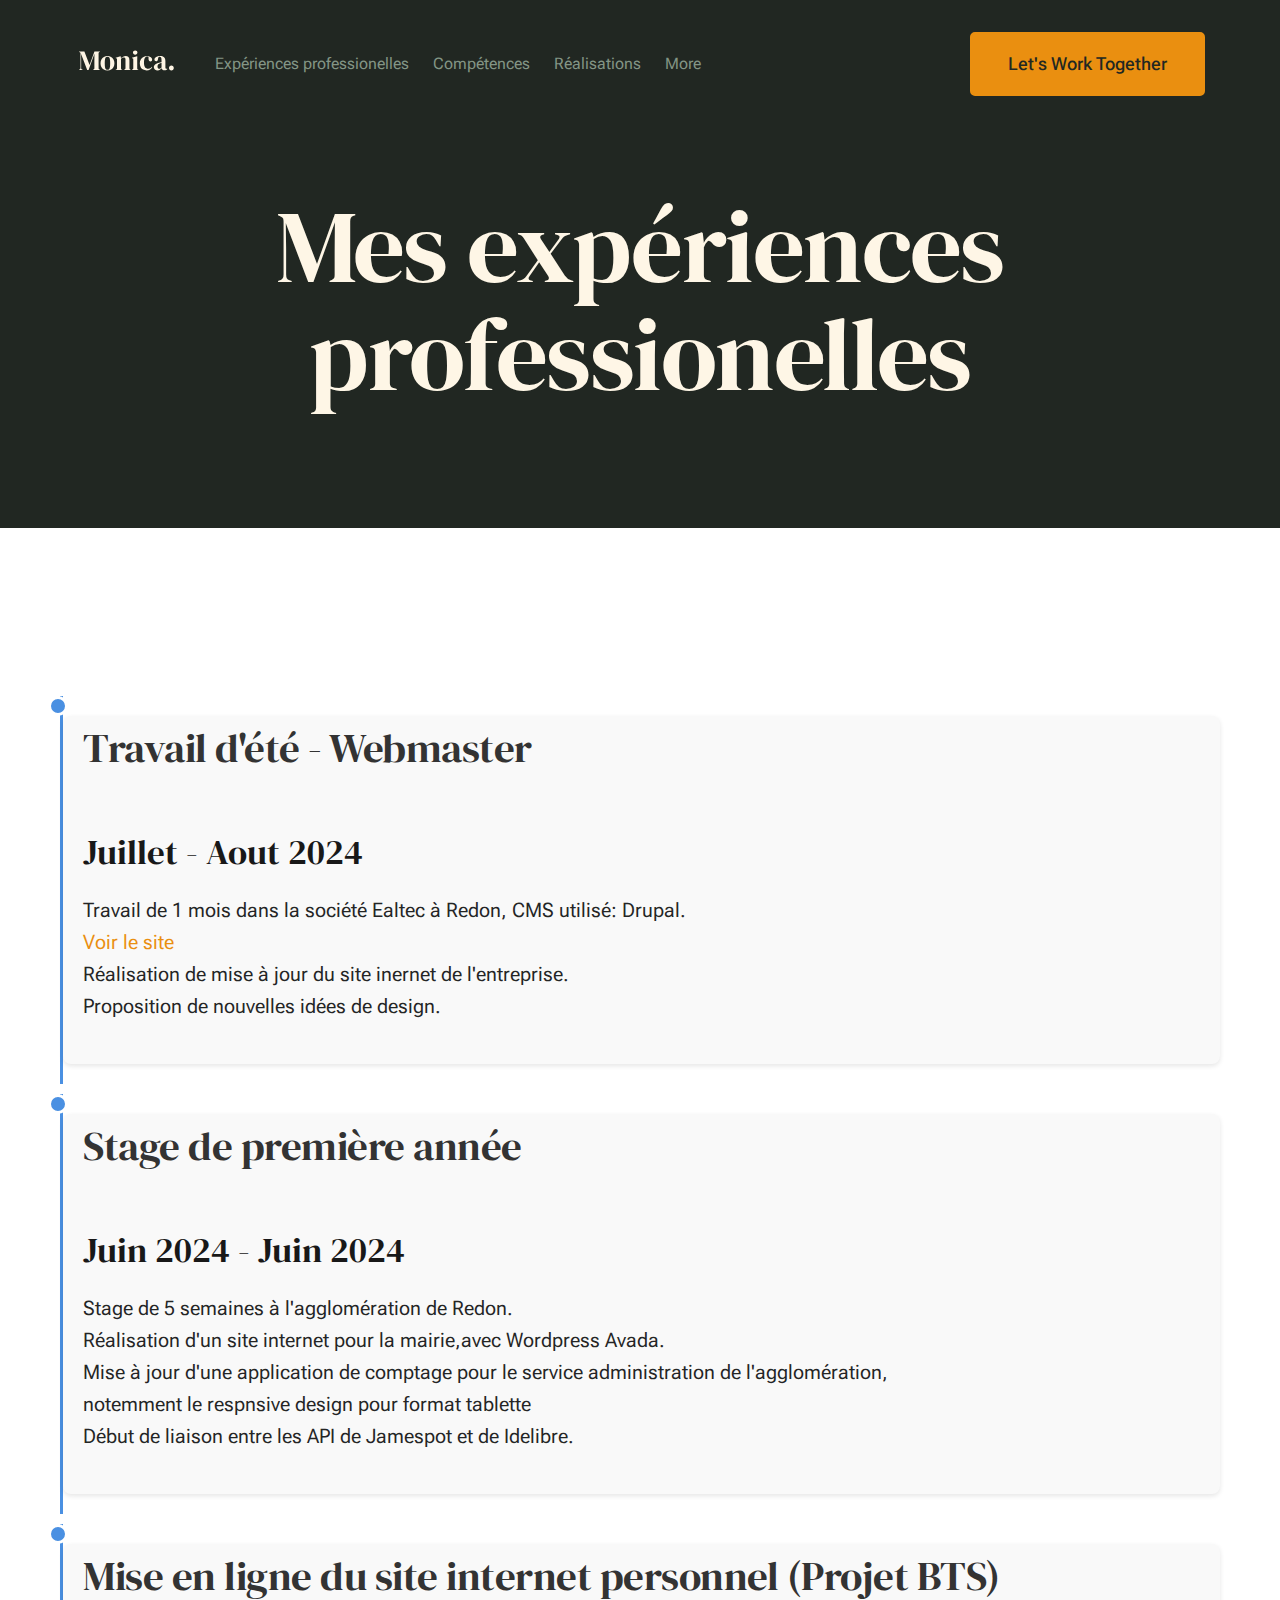
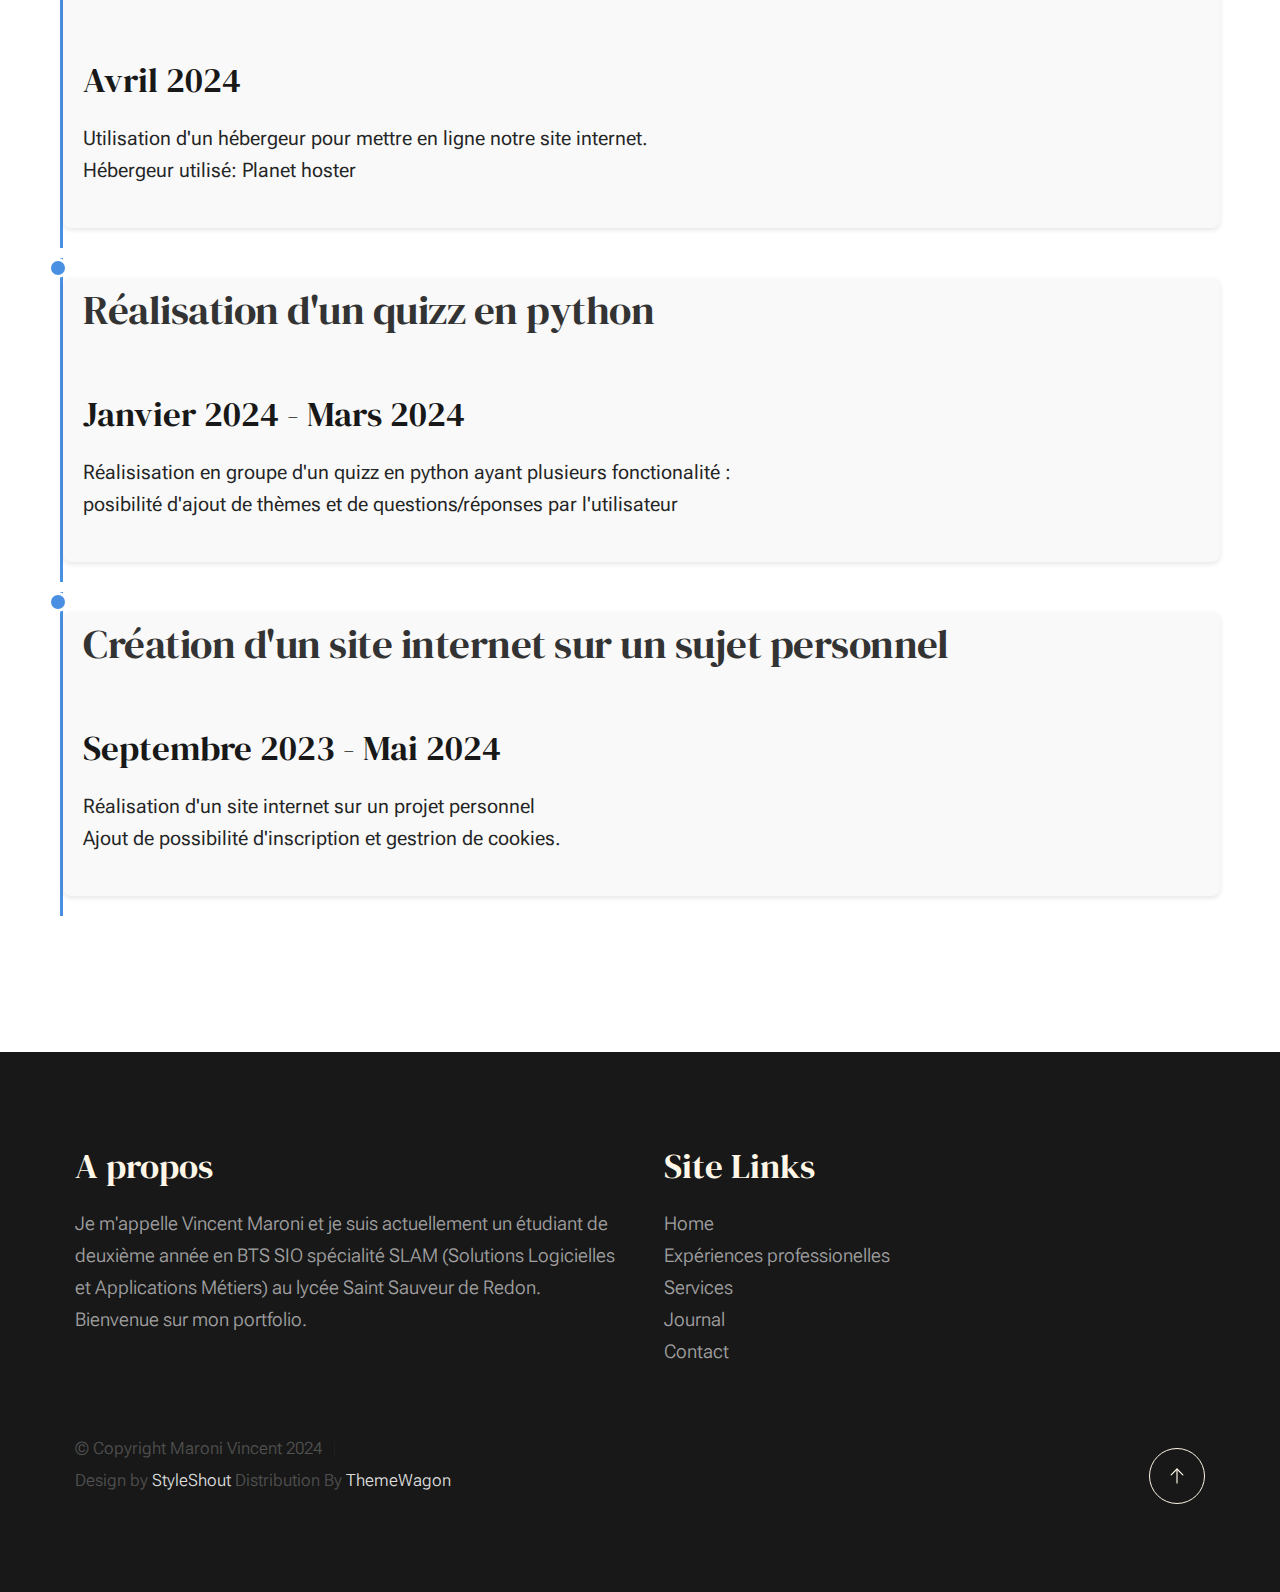
<file: experience.html>
<!DOCTYPE html>
<html lang="en" class="no-js" >
<head>

    <!--- basic page needs
    ================================================== -->
    <meta charset="utf-8">
    <meta name="viewport" content="width=device-width, initial-scale=1">
    <title>Expériences Professionelles</title>

    <script>
        document.documentElement.classList.remove('no-js');
        document.documentElement.classList.add('js');
    </script>

    <!-- CSS
    ================================================== -->
    <link rel="stylesheet" href="css/vendor.css">
    <link rel="stylesheet" href="css/styles.css">

    <!-- favicons
    ================================================== -->
    <link rel="apple-touch-icon" sizes="180x180" href="apple-touch-icon.png">
    <link rel="icon" type="image/png" sizes="32x32" href="favicon-32x32.png">
    <link rel="icon" type="image/png" sizes="16x16" href="favicon-16x16.png">
    <link rel="manifest" href="site.webmanifest">

</head>


<body id="top">


    <!-- preloader
    ================================================== -->
    <div id="preloader">
        <div id="loader" class="dots-fade">
            <div></div>
            <div></div>
            <div></div>
        </div>
    </div>


    <!-- page wrap
    ================================================== -->
    <div id="page" class="s-pagewrap">


        <!-- # site header 
        ================================================== -->
        <header class="s-header">

            <div class="row s-header__inner width-sixteen-col">

                <div class="s-header__block">
                    <div class="s-header__logo">
                        <a class="logo" href="index.html">
                            <img src="images/logo.svg" alt="Homepage">
                        </a>
                    </div>

                    <a class="s-header__menu-toggle" href="#0"><span>Menu</span></a>
                </div> <!-- end s-header__block -->

                <nav class="s-header__nav">
    
                    <ul class="s-header__menu-links">
                        <li><a href="experience.html">Expériences professionelles</a></li>
                        <li><a href="competence.html">Compétences</a></li>
                        <li><a href="realisations.html">Réalisations</a></li>
                        <li><a href="more.html">More</a></li>
                    </ul> <!-- s-header__menu-links -->

                    <div class="s-header__contact">
                        <a href="contact.html" class="btn btn--primary s-header__contact-btn">Let's Work Together</a>                        
                    </div> <!-- s-header__contact -->
    
                </nav> <!-- end s-header__nav -->

            </div> <!-- end s-header__inner -->

        </header> <!-- end s-header -->


        <!-- # site main content
        ================================================== -->
        <section id="content" class="s-content">
            <section class="s-pageheader pageheader">
                <div class="row">
                    <div class="column xl-12">
                        <h1 class="page-title">
                            Mes expériences professionelles
                        </h1>
                    </div>
                </div>
            </section> <!-- end pageheader -->
        
            <section class="s-pagecontent pagecontent">
                <div class="timeline-pro">
                    <div class="timeline">
                        <div class="timeline-item">
                            <div class="timeline-content">
                                <h2 class="timeline-title">Travail d'été - Webmaster</h2>
                                <h3>Juillet - Aout 2024</h3>
                                <p>Travail de 1 mois dans la société Ealtec à Redon, CMS utilisé: Drupal.<br>
                                    <a href="www.ealtec.com" title="Site Ealtec">Voir le site</a><br>
                                    Réalisation de mise à jour du site inernet de l'entreprise.<br>
                                    Proposition de nouvelles idées de design.
                                </p>
                            </div>
                            <div class="timeline-marker"></div>
                        </div>
                        <div class="timeline-item">
                            <div class="timeline-content">
                                <h2 class="timeline-title">Stage de première année</h2>
                                <h3>Juin 2024 - Juin 2024</h3>
                                <p>Stage de 5 semaines à l'agglomération de Redon.<br>
                                    Réalisation d'un site internet pour la mairie,avec Wordpress Avada.<br>
                                    Mise à jour d'une application de comptage pour le service administration de l'agglomération,<br>
                                    notemment le respnsive design pour format tablette<br>
                                    Début de liaison entre les API de Jamespot et de Idelibre.

                                </p>
                            </div>
                            <div class="timeline-marker"></div>
                        </div>
                        <div class="timeline-item">
                            <div class="timeline-content">
                                <h2 class="timeline-title">Mise en ligne du site internet personnel (Projet BTS)</h2>
                                <h3>Avril 2024</h3>
                                <p>Utilisation d'un hébergeur pour mettre en ligne notre site internet.<br>
                                    Hébergeur utilisé: Planet hoster
                                </p>
                            </div>
                            <div class="timeline-marker"></div>
                        </div>
                        <div class="timeline-item">
                            <div class="timeline-content">
                                <h2 class="timeline-title">Réalisation d'un quizz en python</h2>
                                <h3>Janvier 2024 - Mars 2024</h3>
                                <p>Réalisisation en groupe d'un quizz en python ayant plusieurs fonctionalité :<br>
                                    posibilité d'ajout de thèmes et de questions/réponses par l'utilisateur <br>
                                </p>
                            </div>
                            <div class="timeline-marker"></div>
                        </div>
                        <div class="timeline-item">
                            <div class="timeline-content">
                                <h2 class="timeline-title">Création d'un site internet sur un  sujet personnel</h2>
                                <h3>Septembre 2023 - Mai 2024</h3>
                                <p>Réalisation d'un site internet sur un projet personnel<br>
                                    Ajout de possibilité d'inscription et gestrion de cookies.
                                </p>
                            </div>
                            <div class="timeline-marker"></div>
                        </div>
                    </div>
                </div>
            </section>
        </section>
        
                       
                                   
                    </div> <!-- end pageintro -->   
                    
                    
        </section> <!-- end s-cta -->


        <!-- # footer 
        ================================================== -->
        <footer class="s-footer">
            <div class="row s-footer__content">
                <div class="column xl-6 lg-6 md-12 s-footer__block s-footer__about">                    
                    <h3>A propos</h3>
                    <p>
                        Je m'appelle Vincent Maroni et je suis actuellement un étudiant de deuxième année en 
                        BTS SIO spécialité SLAM (Solutions Logicielles et Applications Métiers) au lycée Saint Sauveur de Redon.
                        Bienvenue sur mon portfolio.
                    </p>                
                </div>                
                <div class="column xl-3 lg-6 md-12 s-footer__block s-footer__site-links">
                    <h3>Site Links</h3>
                    <ul class="link-list">
                        <li><a href="index.html">Home</a></li>
                        <li><a href="experience.html">Expériences professionelles</a></li>
                        <li><a href="competence.html">Services</a></li>
                        <li><a href="realisations.html">Journal</a></li>
                        <li><a href="more.html">Contact</a></li>
                        
                    </ul>
                </div>
            </div>    
            
            <div class="row s-footer__bottom">
                <div class="column xl-6 lg-12">
                    <p class="ss-copyright">
                        <span>© Copyright Maroni Vincent 2024</span> 
                        <span>Design by <a href="https://www.styleshout.com/">StyleShout</a> Distribution By <a href="https://themewagon.com">ThemeWagon</a></span>
                    </p>
                </div>

                <div class="ss-go-top">
                    <a class="smoothscroll" title="Back to Top" href="#top">
                        <svg xmlns="http://www.w3.org/2000/svg" viewBox="0 0 24 24" width="36" height="36" fill="none" stroke="#ffffff" stroke-width="1" stroke-linecap="round" stroke-linejoin="round">&lt;!--!  Atomicons Free 1.00 by @atisalab License - https://atomicons.com/license/ (Icons: CC BY 4.0) Copyright 2021 Atomicons --&gt;<polyline points="17 11 12 6 7 11"></polyline><line x1="12" y1="18" x2="12" y2="6"></line></svg>
                    </a>
                </div> <!-- end ss-go-top -->
            </div>
            
        </footer> <!-- end s-footer -->

    </div> <!-- end page-wrap -->

    <!-- Java Script
    ================================================== -->
    <script src="js/plugins.js"></script>
    <script src="js/main.js"></script>

</body>
</html>
</file>
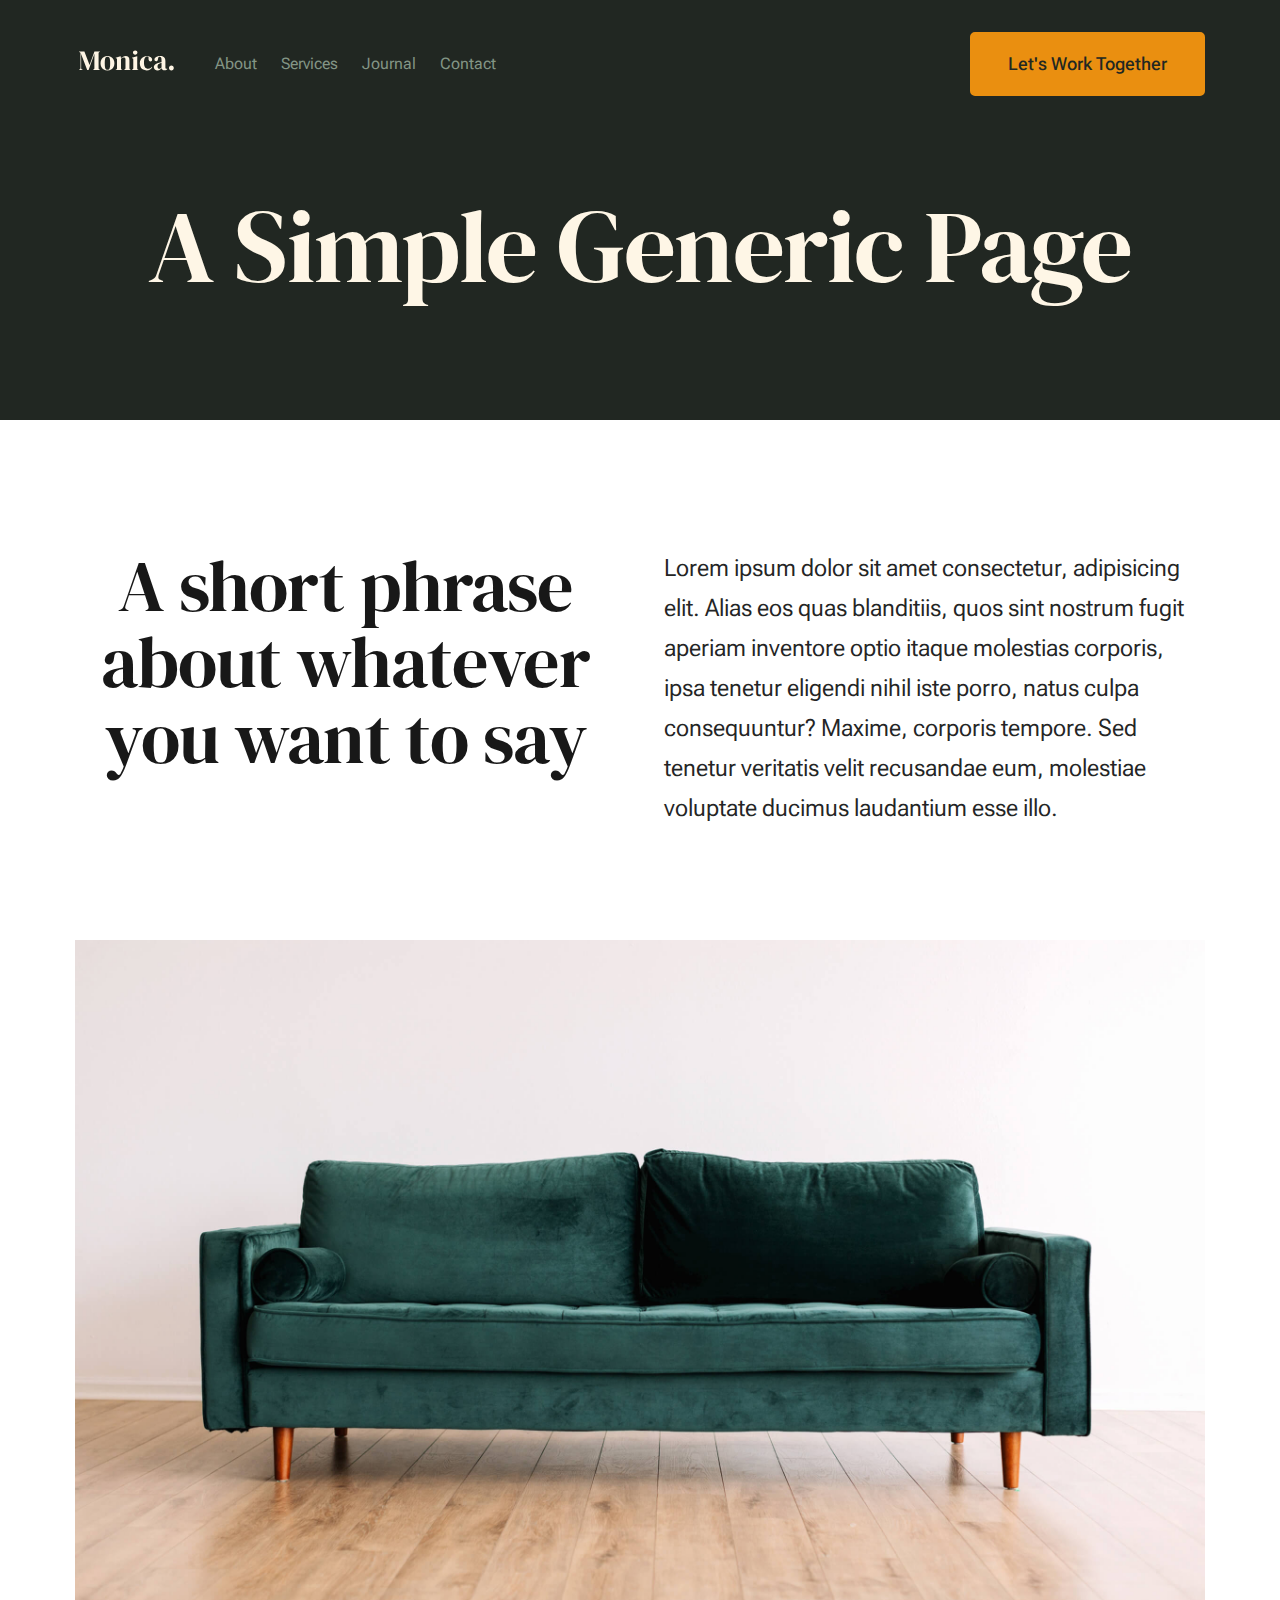
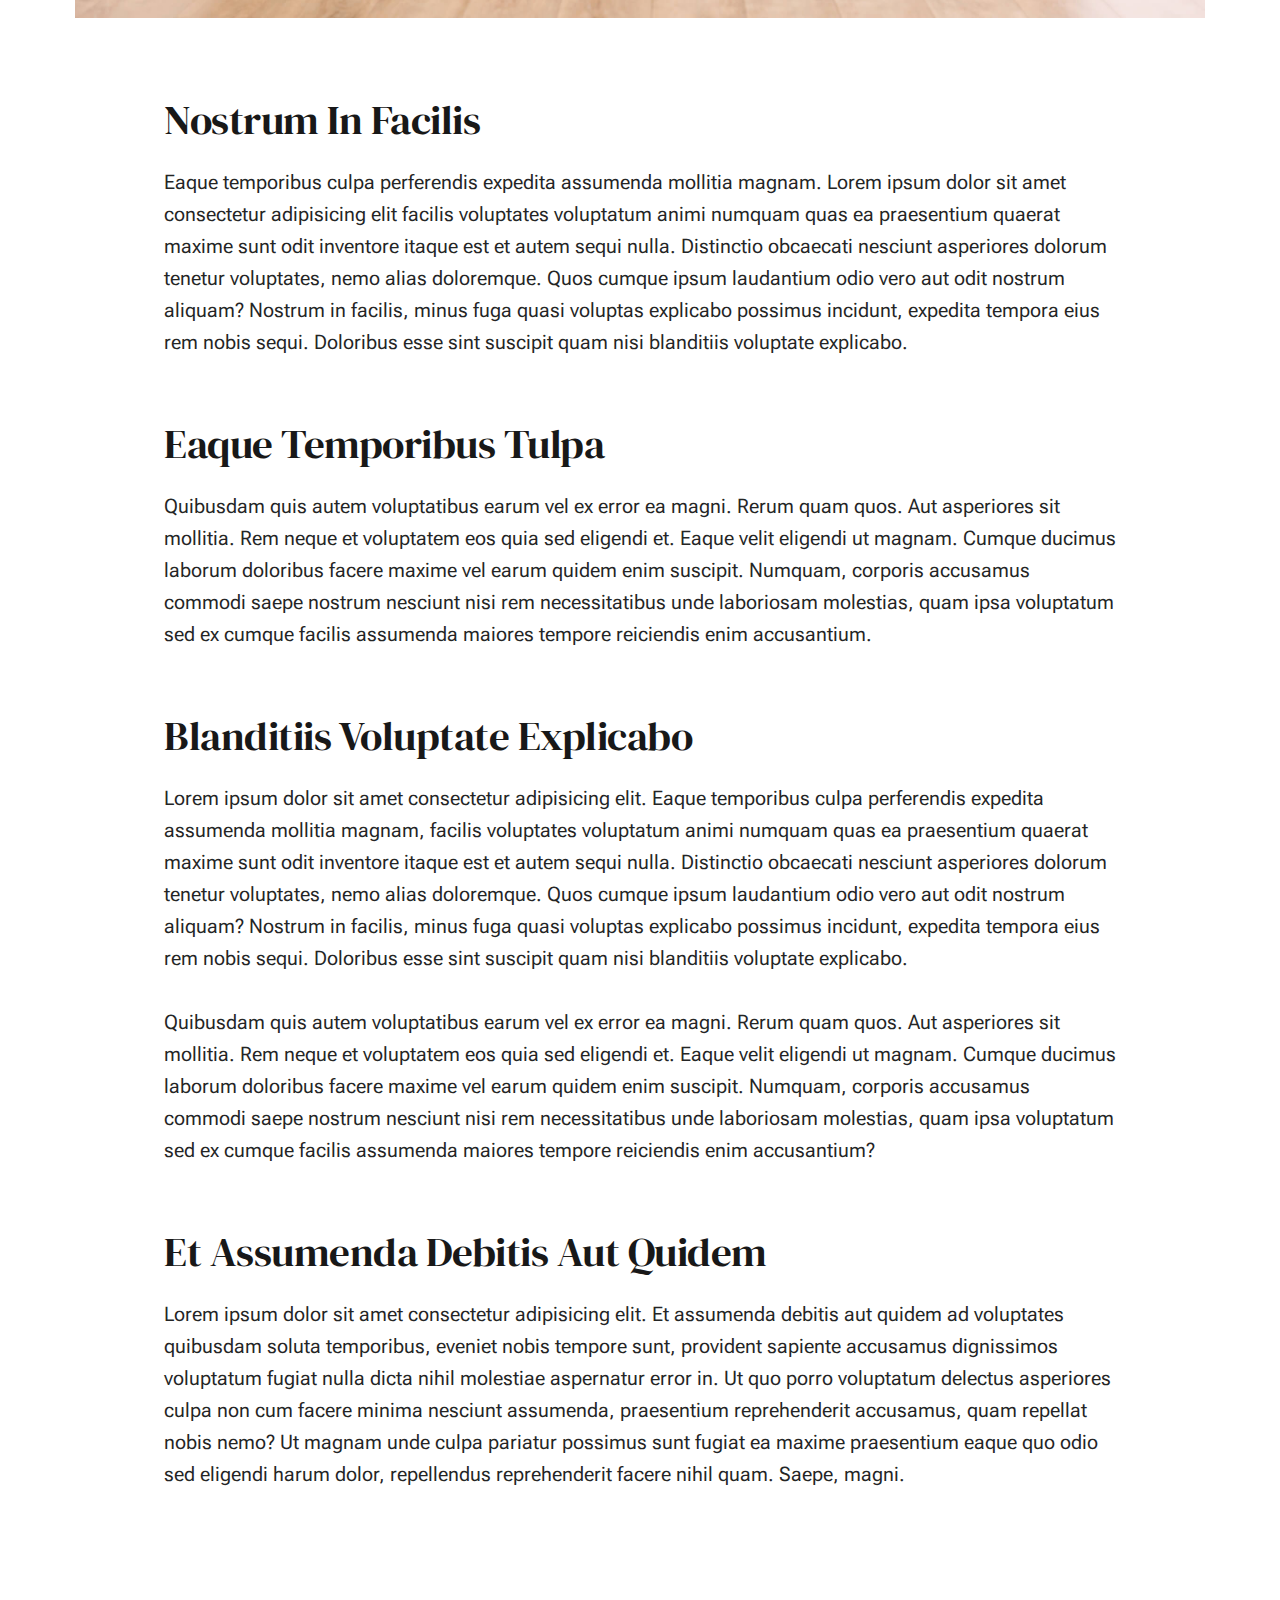
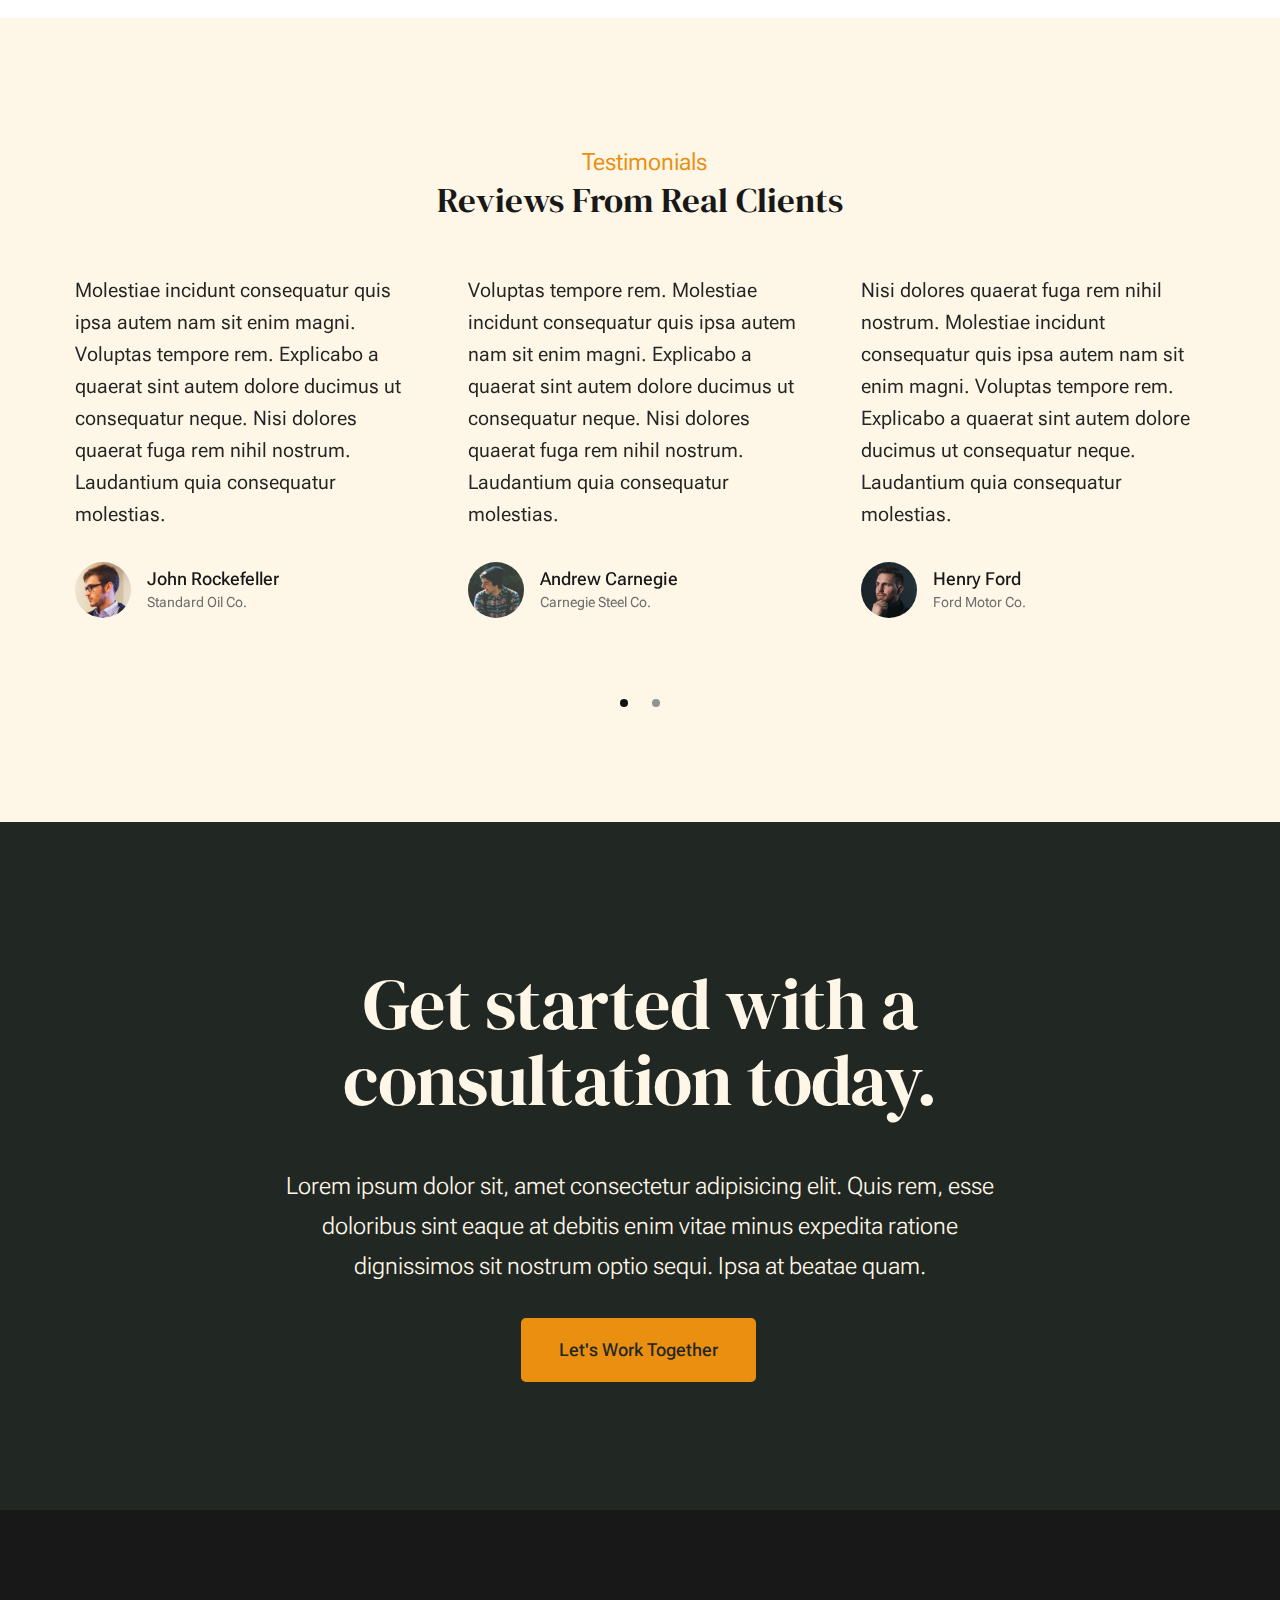
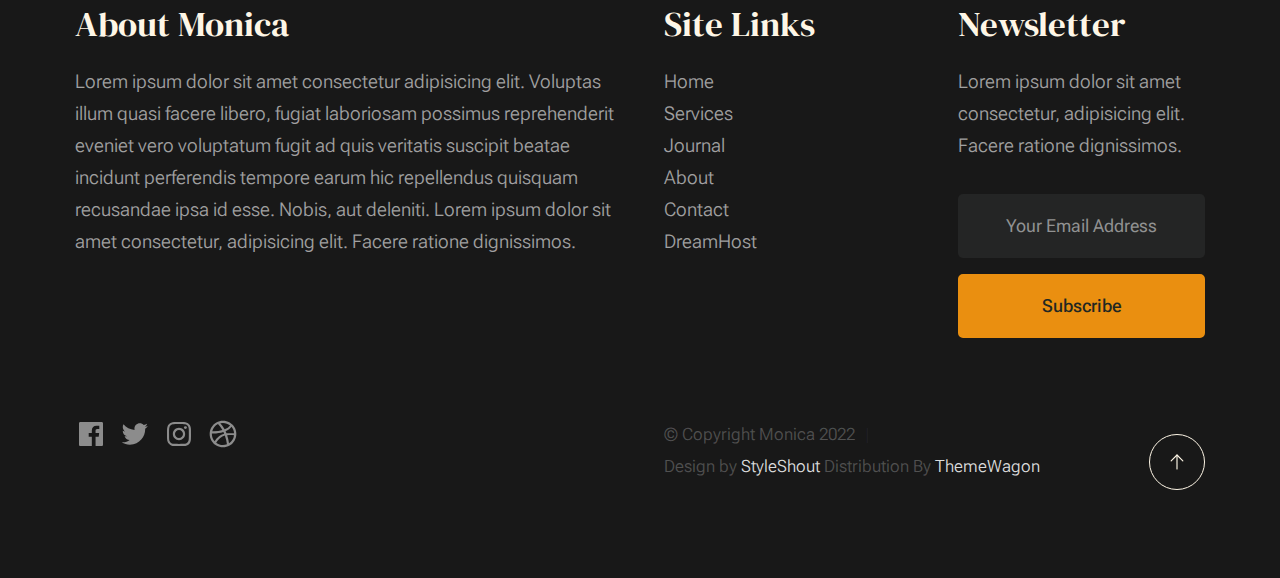
<file: generic.html>
<!DOCTYPE html>
<html lang="en" class="no-js" >
<head>

    <!--- basic page needs
    ================================================== -->
    <meta charset="utf-8">
    <meta name="viewport" content="width=device-width, initial-scale=1">
    <title>Generic - Monica</title>

    <script>
        document.documentElement.classList.remove('no-js');
        document.documentElement.classList.add('js');
    </script>

    <!-- CSS
    ================================================== -->
    <link rel="stylesheet" href="css/vendor.css">
    <link rel="stylesheet" href="css/styles.css">

    <!-- favicons
    ================================================== -->
    <link rel="apple-touch-icon" sizes="180x180" href="apple-touch-icon.png">
    <link rel="icon" type="image/png" sizes="32x32" href="favicon-32x32.png">
    <link rel="icon" type="image/png" sizes="16x16" href="favicon-16x16.png">
    <link rel="manifest" href="site.webmanifest">

</head>


<body id="top">


    <!-- preloader
    ================================================== -->
    <div id="preloader">
        <div id="loader" class="dots-fade">
            <div></div>
            <div></div>
            <div></div>
        </div>
    </div>


    <!-- page wrap
    ================================================== -->
    <div id="page" class="s-pagewrap">


        <!-- # site header 
        ================================================== -->
        <header class="s-header">

            <div class="row s-header__inner width-sixteen-col">

                <div class="s-header__block">
                    <div class="s-header__logo">
                        <a class="logo" href="index.html">
                            <img src="images/logo.svg" alt="Homepage">
                        </a>
                    </div>

                    <a class="s-header__menu-toggle" href="#0"><span>Menu</span></a>
                </div> <!-- end s-header__block -->

                <nav class="s-header__nav">
    
                    <ul class="s-header__menu-links">
                        <li><a href="about.html">About</a></li>
                        <li><a href="services.html">Services</a></li>
                        <li><a href="blog.html">Journal</a></li>
                        <li><a href="contact.html">Contact</a></li>
                    </ul> <!-- s-header__menu-links -->

                    <div class="s-header__contact">
                        <a href="contact.html" class="btn btn--primary s-header__contact-btn">Let's Work Together</a>                        
                    </div> <!-- s-header__contact -->
    
                </nav> <!-- end s-header__nav -->

            </div> <!-- end s-header__inner -->

        </header> <!-- end s-header -->


        <!-- # site main content
        ================================================== -->
        <section id="content" class="s-content">

               <section class="s-pageheader pageheader">
                    <div class="row">
                        <div class="column xl-12">
                            <h1 class="page-title">
                               A Simple Generic Page
                            </h1>
                            
                        </div>
                    </div>
               </section> <!-- end pageheader --> 

               <section class="s-pagecontent pagecontent">

                    <div class="row pageintro">
                        <div class="column xl-6 lg-12">
                            <h2 class="text-display-title">A short phrase about whatever you want to say</h2>
                        </div>
                        <div class="column xl-6 lg-12 u-flexitem-x-right">
                            <p class="lead">
                            Lorem ipsum dolor sit amet consectetur, adipisicing elit. Alias eos quas blanditiis, quos sint nostrum fugit aperiam 
                            inventore optio itaque molestias corporis, ipsa tenetur eligendi nihil iste porro, natus culpa consequuntur? Maxime, 
                            corporis tempore. Sed tenetur veritatis velit recusandae eum, molestiae voluptate ducimus laudantium esse illo. 
                            </p>
                        </div>                       
                    </div> <!-- end pageintro -->   
                    
                    <div class="row pagemedia">
                        <d class="column xl-12">
                            <figure class="page-media">                                
                                <img src="images/sample-1200.jpg" 
                                     srcset="images/sample-2400.jpg 2400w, 
                                             images/sample-1200.jpg 1200w, 
                                             images/sample-600.jpg 600w" sizes="(max-width: 2400px) 100vw, 2400px" alt="">
                            </figure>
                        </d>
                    </div> <!-- end pagemedia -->

                    <div class="row width-narrower pagemain">
                        <div class="column xl-12"> 

                            <h2>Nostrum In Facilis</h2>
                            <p>
                            Eaque temporibus culpa perferendis expedita assumenda mollitia magnam. Lorem ipsum dolor sit amet consectetur adipisicing elit
                            facilis voluptates voluptatum animi numquam quas ea praesentium quaerat maxime sunt odit inventore itaque est et autem sequi nulla. 
                            Distinctio obcaecati nesciunt asperiores dolorum tenetur voluptates, nemo alias doloremque. Quos cumque ipsum laudantium odio vero 
                            aut odit nostrum aliquam? Nostrum in facilis, minus fuga quasi voluptas explicabo possimus incidunt, expedita tempora eius rem nobis sequi. 
                            Doloribus esse sint suscipit quam nisi blanditiis voluptate explicabo.
                            </p>

                            <h2>Eaque Temporibus Tulpa</h2>

                            <p>
                            Quibusdam quis autem voluptatibus earum vel ex error ea magni. Rerum quam quos. Aut asperiores sit mollitia. Rem neque et voluptatem 
                            eos quia sed eligendi et. Eaque velit eligendi ut magnam. Cumque ducimus laborum doloribus facere maxime vel earum quidem enim suscipit. 
                            Numquam, corporis accusamus commodi saepe nostrum nesciunt nisi rem necessitatibus unde laboriosam molestias, quam ipsa voluptatum sed 
                            ex cumque facilis assumenda maiores tempore reiciendis enim accusantium.
                            </p>

                            <h2>Blanditiis Voluptate Explicabo</h2>
                            <p>
                            Lorem ipsum dolor sit amet consectetur adipisicing elit. Eaque temporibus culpa perferendis expedita assumenda mollitia magnam, 
                            facilis voluptates voluptatum animi numquam quas ea praesentium quaerat maxime sunt odit inventore itaque est et autem sequi nulla. 
                            Distinctio obcaecati nesciunt asperiores dolorum tenetur voluptates, nemo alias doloremque. Quos cumque ipsum laudantium odio vero aut 
                            odit nostrum aliquam? Nostrum in facilis, minus fuga quasi voluptas explicabo possimus incidunt, expedita tempora eius rem nobis sequi. 
                            Doloribus esse sint suscipit quam nisi blanditiis voluptate explicabo.
                            </p>

                            <p>
                            Quibusdam quis autem voluptatibus earum vel ex error ea magni. Rerum quam quos. Aut asperiores sit mollitia. Rem neque et voluptatem 
                            eos quia sed eligendi et. Eaque velit eligendi ut magnam. Cumque ducimus laborum doloribus facere maxime vel earum quidem enim suscipit. 
                            Numquam, corporis accusamus commodi saepe nostrum nesciunt nisi rem necessitatibus unde laboriosam molestias, quam ipsa voluptatum sed 
                            ex cumque facilis assumenda maiores tempore reiciendis enim accusantium?
                            </p>                   

                            <h2>Et Assumenda Debitis Aut Quidem</h2>
                            <p>
                            Lorem ipsum dolor sit amet consectetur adipisicing elit. Et assumenda debitis aut quidem ad voluptates quibusdam soluta temporibus, 
                            eveniet nobis tempore sunt, provident sapiente accusamus dignissimos voluptatum fugiat nulla dicta nihil molestiae aspernatur error in. 
                            Ut quo porro voluptatum delectus asperiores culpa non cum facere minima nesciunt assumenda, praesentium reprehenderit accusamus, quam 
                            repellat nobis nemo? Ut magnam unde culpa pariatur possimus sunt fugiat ea maxime praesentium eaque quo odio sed eligendi harum dolor, 
                            repellendus reprehenderit facere nihil quam. Saepe, magni.
                            </p>

                        </div> <!-- end grid-block-->
                    </div> <!-- end pagemain -->

               </section> <!-- pagecontent -->

               <section class="s-testimonials">

                    <div class="s-testimonials__header row row-x-center text-center">
                        <div class="column xl-8 lg-12">
        
                            <p class="text-pretitle">
                            Testimonials
                            </p>
                            <h3>
                            Reviews From Real Clients
                            </h3>                        
        
                        </div>
                    </div> <!--end s-testimonials__header -->

                    <div class="row s-testimonials__content">
                        <div class="column xl-12 testimonials">

                            <div class="swiper-container testimonials__slider page-slider">

                                <div class="swiper-wrapper">
                                    <div class="testimonials__slide swiper-slide">
                                        <p>
                                        Molestiae incidunt consequatur quis ipsa autem nam sit enim magni. Voluptas tempore rem. 
                                        Explicabo a quaerat sint autem dolore ducimus ut consequatur neque. Nisi dolores quaerat fuga rem nihil nostrum.
                                        Laudantium quia consequatur molestias.
                                        </p>
                                        <div class="testimonials__author">
                                            <img src="images/avatars/user-01.jpg" alt="Author image" class="testimonials__avatar">
                                            <cite class="testimonials__cite">
                                                <strong>John Rockefeller</strong>
                                                <span>Standard Oil Co.</span>
                                            </cite>
                                        </div>
                                    </div>
                                    <div class="testimonials__slide swiper-slide">
                                        <p>
                                        Voluptas tempore rem. Molestiae incidunt consequatur quis ipsa autem nam sit enim magni. 
                                        Explicabo a quaerat sint autem dolore ducimus ut consequatur neque. Nisi dolores quaerat fuga rem nihil nostrum.
                                        Laudantium quia consequatur molestias.
                                        </p>
                                        <div class="testimonials__author">
                                            <img src="images/avatars/user-04.jpg" alt="Author image" class="testimonials__avatar">
                                            <cite class="testimonials__cite">
                                                <strong>Andrew Carnegie</strong>
                                                <span>Carnegie Steel Co.</span>
                                            </cite>
                                        </div>
                                    </div>
                                    <div class="testimonials__slide swiper-slide">
                                        <p>
                                        Nisi dolores quaerat fuga rem nihil nostrum. Molestiae incidunt consequatur quis ipsa autem nam sit enim magni. 
                                        Voluptas tempore rem. Explicabo a quaerat sint autem dolore ducimus ut consequatur neque. 
                                        Laudantium quia consequatur molestias.
                                        </p>
                                        <div class="testimonials__author">
                                            <img src="images/avatars/user-06.jpg" alt="Author image" class="testimonials__avatar">
                                            <cite class="testimonials__cite">
                                                <strong>Henry Ford</strong>
                                                <span>Ford Motor Co.</span>
                                            </cite>
                                        </div>
                                    </div>
                                    <div class="testimonials__slide swiper-slide">
                                        <p>
                                        Molestiae incidunt consequatur quis ipsa autem nam sit enim magni. Voluptas tempore rem. 
                                        Explicabo a quaerat sint autem dolore ducimus ut consequatur neque. Nisi dolores quaerat fuga rem nihil nostrum.
                                        Laudantium quia consequatur molestias.
                                        </p>
                                        <div class="testimonials__author">
                                            <img src="images/avatars/user-02.jpg" alt="Author image" class="testimonials__avatar">
                                            <cite class="testimonials__cite">
                                                <strong>John Morgan</strong>
                                                <span>JP Morgan & Co.</span>
                                            </cite>
                                        </div>
                                    </div> 
                                </div> <!-- end swiper-wrapper --> 

                                <div class="swiper-pagination"></div>

                            </div> <!--end testimonials__slider --> 

                        </div> <!-- testimonials -->
                    </div> <!--end s-testimonials__content -->

               </section> <!-- end s-testimonials -->

        </section> <!-- s-content-->

        <!-- # cta
        ================================================== -->
        <section id="cta" class="s-cta">

            <div class="row row-x-center text-center">
                <div class="column xl-8 lg-12">

                    <div class="s-cta__content">
                        <h2 class="text-display-title">
                        Get started with a consultation today.
                        </h2>
                        <p class="lead">
                        Lorem ipsum dolor sit, amet consectetur adipisicing elit. Quis rem, esse doloribus sint eaque at debitis enim vitae minus expedita ratione dignissimos sit nostrum optio sequi. Ipsa at beatae quam.
                        </p>
                        <a href="contact.html" class="btn btn--primary">Let's Work Together</a>
                    </div>

                </div>
            </div>

        </section> <!-- end s-cta -->


        <!-- # footer 
        ================================================== -->
        <footer class="s-footer">
            <div class="row s-footer__content">
                <div class="column xl-6 lg-6 md-12 s-footer__block s-footer__about">                    
                    <h3>About Monica</h3>
                    <p>
                    Lorem ipsum dolor sit amet consectetur adipisicing elit. Voluptas illum quasi facere libero, 
                    fugiat laboriosam possimus reprehenderit eveniet vero voluptatum fugit ad quis veritatis suscipit beatae 
                    incidunt perferendis tempore earum hic repellendus quisquam recusandae ipsa id esse. Nobis, aut deleniti.
                    Lorem ipsum dolor sit amet consectetur, adipisicing elit. Facere ratione dignissimos.
                    </p>               
                </div>                
                <div class="column xl-3 lg-6 md-12 s-footer__block s-footer__site-links">
                    <h3>Site Links</h3>
                    <ul class="link-list">
                        <li><a href="index.html">Home</a></li>
                        <li><a href="services.html">Services</a></li>
                        <li><a href="blog.html">Journal</a></li>
                        <li><a href="about.html">About</a></li>
                        <li><a href="contact.html">Contact</a></li>
                        <li><a href="https://www.dreamhost.com/r.cgi?287326">DreamHost</a></li>
                    </ul>
                </div>
                <div class="column xl-3 lg-6 md-12 tab-12 s-footer__block s-footer__newsletter">
                    <h3>Newsletter</h3>

                    <p>
                    Lorem ipsum dolor sit amet consectetur, adipisicing elit. Facere ratione dignissimos.
                    </p>

                    <div class="subscribe-form">
                        <form id="mc-form" class="mc-form">
                            <input type="email" name="EMAIL" id="mce-EMAIL" class="u-fullwidth text-center" placeholder="Your Email Address" title="The domain portion of the email address is invalid (the portion after the @)." pattern="^([^\x00-\x20\x22\x28\x29\x2c\x2e\x3a-\x3c\x3e\x40\x5b-\x5d\x7f-\xff]+|\x22([^\x0d\x22\x5c\x80-\xff]|\x5c[\x00-\x7f])*\x22)(\x2e([^\x00-\x20\x22\x28\x29\x2c\x2e\x3a-\x3c\x3e\x40\x5b-\x5d\x7f-\xff]+|\x22([^\x0d\x22\x5c\x80-\xff]|\x5c[\x00-\x7f])*\x22))*\x40([^\x00-\x20\x22\x28\x29\x2c\x2e\x3a-\x3c\x3e\x40\x5b-\x5d\x7f-\xff]+|\x5b([^\x0d\x5b-\x5d\x80-\xff]|\x5c[\x00-\x7f])*\x5d)(\x2e([^\x00-\x20\x22\x28\x29\x2c\x2e\x3a-\x3c\x3e\x40\x5b-\x5d\x7f-\xff]+|\x5b([^\x0d\x5b-\x5d\x80-\xff]|\x5c[\x00-\x7f])*\x5d))*(\.\w{2,})+$" required>
                            <input type="submit" name="subscribe" value="Subscribe" class="btn btn--primary btn--small u-fullwidth">
                            <!-- <div style="position: absolute; left: -5000px;" aria-hidden="true"><input type="text" name="b_cdb7b577e41181934ed6a6a44_9a91cfe7b3" tabindex="-1" value=""></div> -->
                            <div class="mc-status"></div>
                        </form>
                    </div>
                </div>
            </div>    
            
            <div class="row s-footer__bottom">
                <div class="column xl-6 lg-12">
                    <ul class="s-footer__social social-list">
                        <li>
                            <a href="#0">
                                <svg xmlns="http://www.w3.org/2000/svg" width="24" height="24" viewBox="0 0 24 24" style="fill:rgba(0, 0, 0, 1);transform:;-ms-filter:"><path d="M20,3H4C3.447,3,3,3.448,3,4v16c0,0.552,0.447,1,1,1h8.615v-6.96h-2.338v-2.725h2.338v-2c0-2.325,1.42-3.592,3.5-3.592 c0.699-0.002,1.399,0.034,2.095,0.107v2.42h-1.435c-1.128,0-1.348,0.538-1.348,1.325v1.735h2.697l-0.35,2.725h-2.348V21H20 c0.553,0,1-0.448,1-1V4C21,3.448,20.553,3,20,3z"></path></svg>
                                <span class="u-screen-reader-text">Facebook</span>
                            </a>
                        </li>
                        <li>
                            <a href="#0">
                                <svg xmlns="http://www.w3.org/2000/svg" width="24" height="24" viewBox="0 0 24 24" style="fill:rgba(0, 0, 0, 1);transform:;-ms-filter:"><path d="M19.633,7.997c0.013,0.175,0.013,0.349,0.013,0.523c0,5.325-4.053,11.461-11.46,11.461c-2.282,0-4.402-0.661-6.186-1.809 c0.324,0.037,0.636,0.05,0.973,0.05c1.883,0,3.616-0.636,5.001-1.721c-1.771-0.037-3.255-1.197-3.767-2.793 c0.249,0.037,0.499,0.062,0.761,0.062c0.361,0,0.724-0.05,1.061-0.137c-1.847-0.374-3.23-1.995-3.23-3.953v-0.05 c0.537,0.299,1.16,0.486,1.82,0.511C3.534,9.419,2.823,8.184,2.823,6.787c0-0.748,0.199-1.434,0.548-2.032 c1.983,2.443,4.964,4.04,8.306,4.215c-0.062-0.3-0.1-0.611-0.1-0.923c0-2.22,1.796-4.028,4.028-4.028 c1.16,0,2.207,0.486,2.943,1.272c0.91-0.175,1.782-0.512,2.556-0.973c-0.299,0.935-0.936,1.721-1.771,2.22 c0.811-0.088,1.597-0.312,2.319-0.624C21.104,6.712,20.419,7.423,19.633,7.997z"></path></svg>
                                <span class="u-screen-reader-text">Twitter</span>
                            </a>
                        </li>
                        <li>
                            <a href="#0">
                                <svg xmlns="http://www.w3.org/2000/svg" width="24" height="24" viewBox="0 0 24 24" style="fill:rgba(0, 0, 0, 1);transform:;-ms-filter:"><path d="M11.999,7.377c-2.554,0-4.623,2.07-4.623,4.623c0,2.554,2.069,4.624,4.623,4.624c2.552,0,4.623-2.07,4.623-4.624 C16.622,9.447,14.551,7.377,11.999,7.377L11.999,7.377z M11.999,15.004c-1.659,0-3.004-1.345-3.004-3.003 c0-1.659,1.345-3.003,3.004-3.003s3.002,1.344,3.002,3.003C15.001,13.659,13.658,15.004,11.999,15.004L11.999,15.004z"></path><circle cx="16.806" cy="7.207" r="1.078"></circle><path d="M20.533,6.111c-0.469-1.209-1.424-2.165-2.633-2.632c-0.699-0.263-1.438-0.404-2.186-0.42 c-0.963-0.042-1.268-0.054-3.71-0.054s-2.755,0-3.71,0.054C7.548,3.074,6.809,3.215,6.11,3.479C4.9,3.946,3.945,4.902,3.477,6.111 c-0.263,0.7-0.404,1.438-0.419,2.186c-0.043,0.962-0.056,1.267-0.056,3.71c0,2.442,0,2.753,0.056,3.71 c0.015,0.748,0.156,1.486,0.419,2.187c0.469,1.208,1.424,2.164,2.634,2.632c0.696,0.272,1.435,0.426,2.185,0.45 c0.963,0.042,1.268,0.055,3.71,0.055s2.755,0,3.71-0.055c0.747-0.015,1.486-0.157,2.186-0.419c1.209-0.469,2.164-1.424,2.633-2.633 c0.263-0.7,0.404-1.438,0.419-2.186c0.043-0.962,0.056-1.267,0.056-3.71s0-2.753-0.056-3.71C20.941,7.57,20.801,6.819,20.533,6.111z M19.315,15.643c-0.007,0.576-0.111,1.147-0.311,1.688c-0.305,0.787-0.926,1.409-1.712,1.711c-0.535,0.199-1.099,0.303-1.67,0.311 c-0.95,0.044-1.218,0.055-3.654,0.055c-2.438,0-2.687,0-3.655-0.055c-0.569-0.007-1.135-0.112-1.669-0.311 c-0.789-0.301-1.414-0.923-1.719-1.711c-0.196-0.534-0.302-1.099-0.311-1.669c-0.043-0.95-0.053-1.218-0.053-3.654 c0-2.437,0-2.686,0.053-3.655c0.007-0.576,0.111-1.146,0.311-1.687c0.305-0.789,0.93-1.41,1.719-1.712 c0.534-0.198,1.1-0.303,1.669-0.311c0.951-0.043,1.218-0.055,3.655-0.055c2.437,0,2.687,0,3.654,0.055 c0.571,0.007,1.135,0.112,1.67,0.311c0.786,0.303,1.407,0.925,1.712,1.712c0.196,0.534,0.302,1.099,0.311,1.669 c0.043,0.951,0.054,1.218,0.054,3.655c0,2.436,0,2.698-0.043,3.654H19.315z"></path></svg>
                                <span class="u-screen-reader-text">Instagram</span>
                            </a>
                        </li>
                        <li>
                            <a href="#0">
                                <svg xmlns="http://www.w3.org/2000/svg" width="24" height="24" viewBox="0 0 24 24" style="fill: rgba(0, 0, 0, 1);transform: ;msFilter:;"><path d="M20.66 6.98a9.932 9.932 0 0 0-3.641-3.64C15.486 2.447 13.813 2 12 2s-3.486.447-5.02 1.34c-1.533.893-2.747 2.107-3.64 3.64S2 10.187 2 12s.446 3.487 1.34 5.02a9.924 9.924 0 0 0 3.641 3.64C8.514 21.553 10.187 22 12 22s3.486-.447 5.02-1.34a9.932 9.932 0 0 0 3.641-3.64C21.554 15.487 22 13.813 22 12s-.446-3.487-1.34-5.02zM12 3.66c2 0 3.772.64 5.32 1.919-.92 1.174-2.286 2.14-4.1 2.9-1.002-1.813-2.088-3.327-3.261-4.54A7.715 7.715 0 0 1 12 3.66zM5.51 6.8a8.116 8.116 0 0 1 2.711-2.22c1.212 1.201 2.325 2.7 3.34 4.5-2 .6-4.114.9-6.341.9-.573 0-1.006-.013-1.3-.04A8.549 8.549 0 0 1 5.51 6.8zM3.66 12c0-.054.003-.12.01-.2.007-.08.01-.146.01-.2.254.014.641.02 1.161.02 2.666 0 5.146-.367 7.439-1.1.187.373.381.793.58 1.26-1.32.293-2.674 1.006-4.061 2.14S6.4 16.247 5.76 17.5c-1.4-1.587-2.1-3.42-2.1-5.5zM12 20.34c-1.894 0-3.594-.587-5.101-1.759.601-1.187 1.524-2.322 2.771-3.401 1.246-1.08 2.483-1.753 3.71-2.02a29.441 29.441 0 0 1 1.56 6.62 8.166 8.166 0 0 1-2.94.56zm7.08-3.96a8.351 8.351 0 0 1-2.58 2.621c-.24-2.08-.7-4.107-1.379-6.081.932-.066 1.765-.1 2.5-.1.799 0 1.686.034 2.659.1a8.098 8.098 0 0 1-1.2 3.46zm-1.24-5c-1.16 0-2.233.047-3.22.14a27.053 27.053 0 0 0-.68-1.62c2.066-.906 3.532-2.006 4.399-3.3 1.2 1.414 1.854 3.027 1.96 4.84-.812-.04-1.632-.06-2.459-.06z"></path></svg>
                                <span class="u-screen-reader-text">Dribbble</span>
                            </a>
                        </li>
                    </ul> <!-- end s-footer__social -->
                </div>
                <div class="column xl-6 lg-12">
                    <p class="ss-copyright">
                        <span>© Copyright Monica 2022</span> 
                        <span>Design by <a href="https://www.styleshout.com/">StyleShout</a> Distribution By <a href="https://themewagon.com">ThemeWagon</a></span>
                    </p>
                </div>

                <div class="ss-go-top">
                    <a class="smoothscroll" title="Back to Top" href="#top">
                        <svg xmlns="http://www.w3.org/2000/svg" viewBox="0 0 24 24" width="36" height="36" fill="none" stroke="#ffffff" stroke-width="1" stroke-linecap="round" stroke-linejoin="round">&lt;!--!  Atomicons Free 1.00 by @atisalab License - https://atomicons.com/license/ (Icons: CC BY 4.0) Copyright 2021 Atomicons --&gt;<polyline points="17 11 12 6 7 11"></polyline><line x1="12" y1="18" x2="12" y2="6"></line></svg>
                    </a>
                </div> <!-- end ss-go-top -->
            </div>
            
        </footer> <!-- end s-footer -->

    </div> <!-- end page-wrap -->

    <!-- Java Script
    ================================================== -->
    <script src="js/plugins.js"></script>
    <script src="js/main.js"></script>

</body>
</html>
</file>
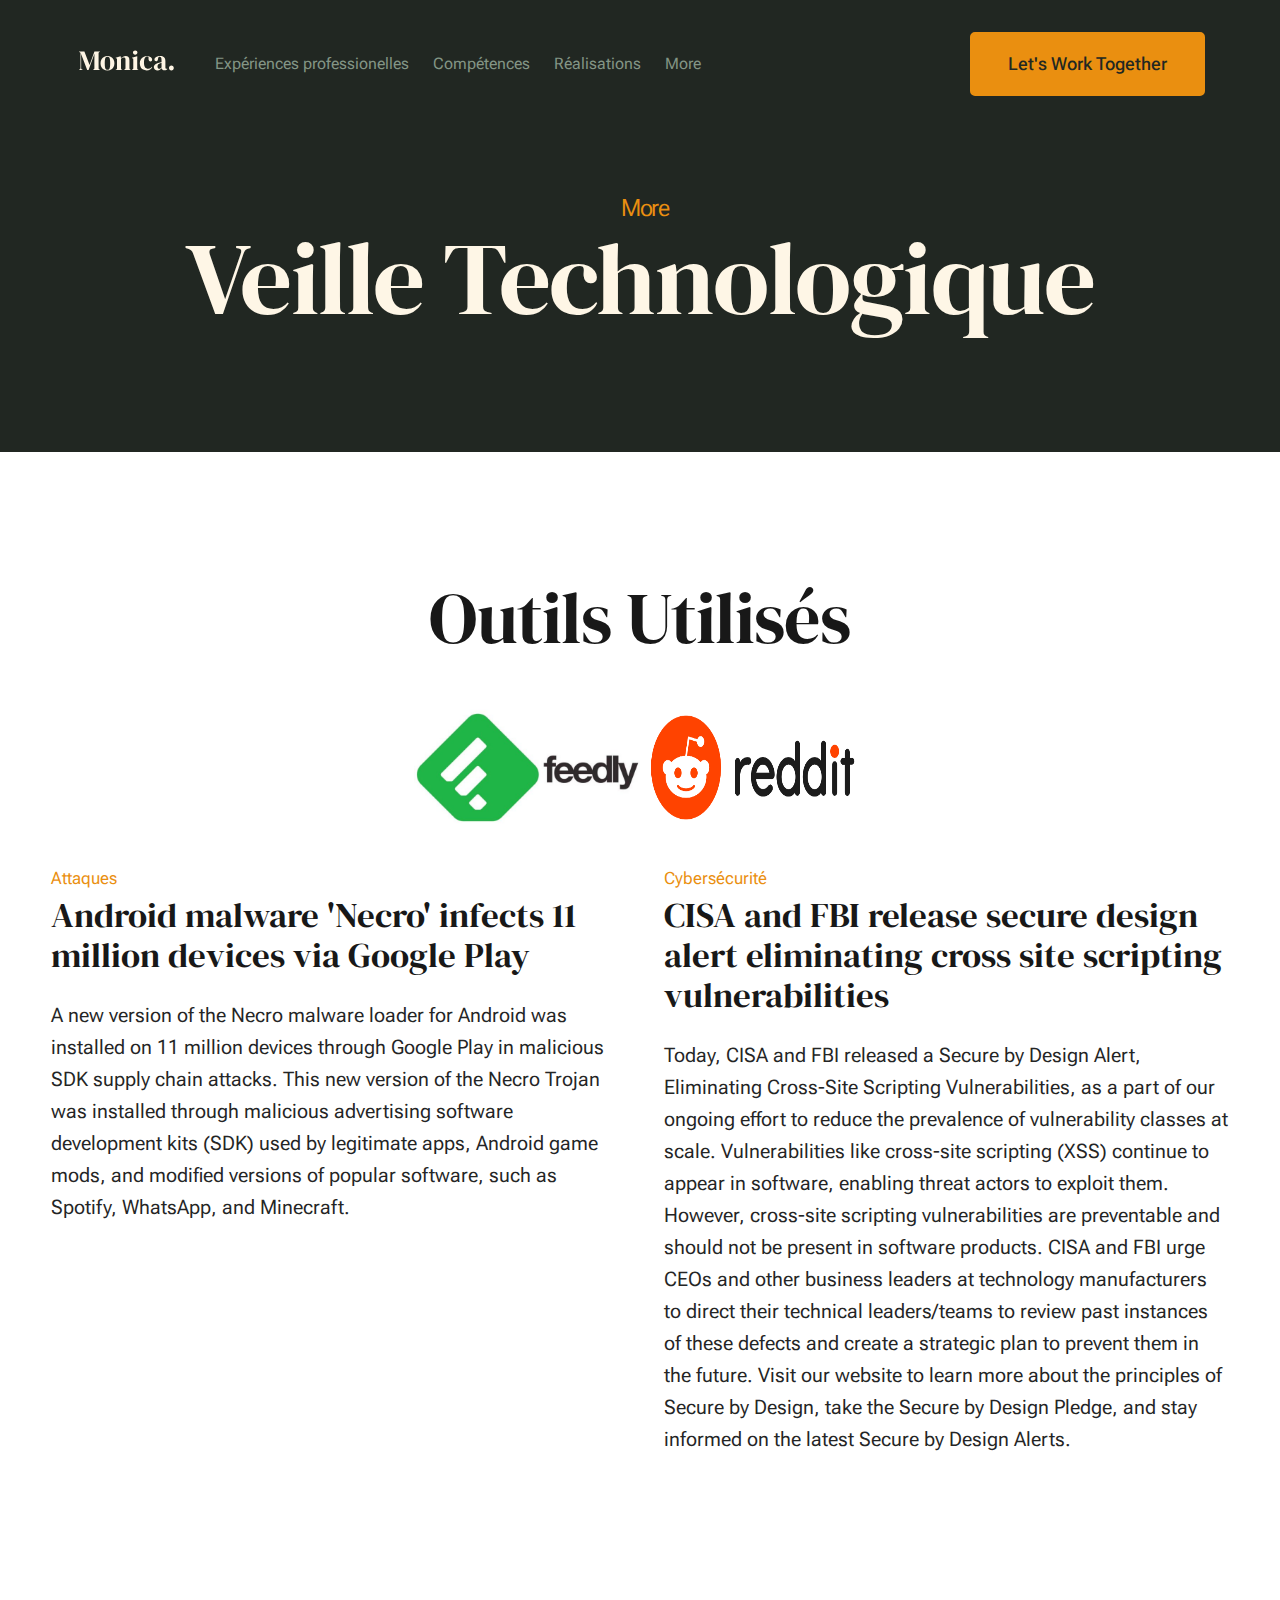
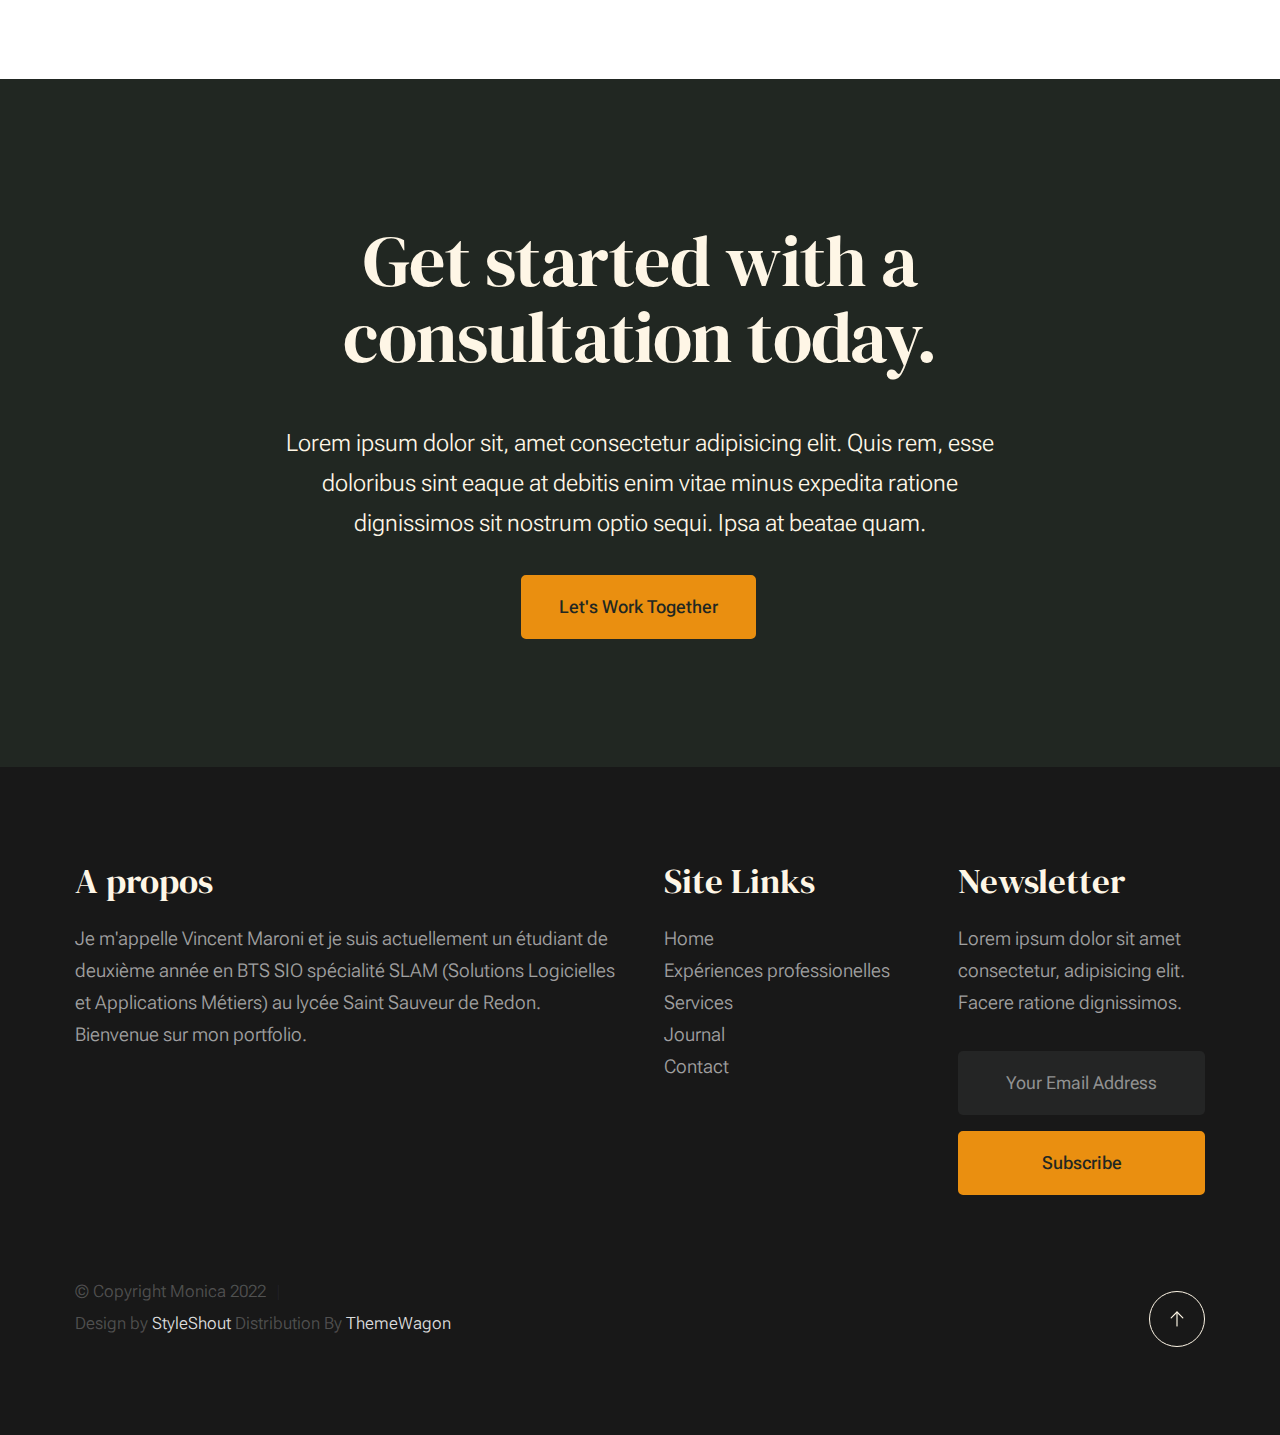
<file: more.html>
<!DOCTYPE html>
<html lang="en" class="no-js">

<head>

    <!--- basic page needs
    ================================================== -->
    <meta charset="utf-8">
    <meta name="viewport" content="width=device-width, initial-scale=1">
    <title>More</title>

    <script>
        document.documentElement.classList.remove('no-js');
        document.documentElement.classList.add('js');
    </script>

    <!-- CSS
    ================================================== -->
    <link rel="stylesheet" href="css/vendor.css">
    <link rel="stylesheet" href="css/styles.css">

    <!-- favicons
    ================================================== -->
    <link rel="apple-touch-icon" sizes="180x180" href="apple-touch-icon.png">
    <link rel="icon" type="image/png" sizes="32x32" href="favicon-32x32.png">
    <link rel="icon" type="image/png" sizes="16x16" href="favicon-16x16.png">
    <link rel="manifest" href="site.webmanifest">

</head>


<body id="top">


    <!-- preloader
    ================================================== -->
    <div id="preloader">
        <div id="loader" class="dots-fade">
            <div></div>
            <div></div>
            <div></div>
        </div>
    </div>


    <!-- page wrap
    ================================================== -->
    <div id="page" class="s-pagewrap">

        <!-- # site header 
        ================================================== -->
        <header class="s-header">

            <div class="row s-header__inner width-sixteen-col">

                <div class="s-header__block">
                    <div class="s-header__logo">
                        <a class="logo" href="index.html">
                            <img src="images/logo.svg" alt="Homepage">
                        </a>
                    </div>

                    <a class="s-header__menu-toggle" href="#0"><span>Menu</span></a>
                </div> <!-- end s-header__block -->

                <nav class="s-header__nav">
                    <ul class="s-header__menu-links">
                        <li><a href="experience.html">Expériences professionelles</a></li>
                        <li><a href="competence.html">Compétences</a></li>
                        <li><a href="realisations.html">Réalisations</a></li>
                        <li><a href="more.html">More</a></li>
                    </ul> <!-- s-header__menu-links -->

                    <div class="s-header__contact">
                        <a href="contact.html" class="btn btn--primary s-header__contact-btn">Let's Work Together</a>
                    </div> <!-- s-header__contact -->

                </nav> <!-- end s-header__nav -->

            </div> <!-- end s-header__inner -->

        </header> <!-- end s-header -->


        <!-- # site main content
        ================================================== -->
        <section id="content" class="s-content">

            <section class="s-pageheader pageheader">
                <div class="row">
                    <div class="column xl-12">
                        <h1 class="page-title">
                            <span class="page-title__small-type text-pretitle">More</span>
                            Veille Technologique
                        </h1>
                    </div>
                </div>
            </section>

            <section class="s-pagecontent pagecontent">

                <div class="row pageintro">
                    <!-- Début des barres de compétences -->
                    <div class="column xl lg-6">
                        <h2 class="text-display-title">Outils Utilisés</h2>

                        <div class=image-container>
                            <img src="images/icons/feedly.jpg" alt="Feedly">
                            <img src="images/icons/reddit.png" alt="Reddit">
                        </div>
                    </div> <!-- end pageintro -->

                    <div class="row">
                        <div class="column xl-12 grid-block">
                            <div class="grid-full grid-list-items">
                                <div class="grid-list-items__item blog-card">
                                    <div class="blog-card__header">
                                        <div class="blog-card__cat-links">
                                            <a href="https://www.bleepingcomputer.com/news/security/android-malware-necro-infects-11-million-devices-via-google-play/">Attaques</a>
                                        </div>
                                        <h3 class="blog-card__title"><a
                                                href="https://www.bleepingcomputer.com/news/security/android-malware-necro-infects-11-million-devices-via-google-play/">
                                                Android malware 'Necro' infects 11 million devices via Google Play</a></h3>
                                    </div>
                                    <div class="blog-card__text">
                                        <p>
                                            A new version of the Necro malware loader for Android was installed on 11 million devices through Google Play in malicious SDK supply chain attacks.

                                            This new version of the Necro Trojan was installed through malicious advertising software development kits (SDK)
                                             used by legitimate apps, Android game mods, and modified versions of popular software, such as Spotify, WhatsApp, and Minecraft.
                                        </p>
                                    </div>
                                </div> <!-- end blog-card -->
                                <!-- <div class="grid-full">         -->


                                <div class="grid-list-items__item blog-card">
                                    <div class="blog-card__header">
                                        <div class="blog-card__cat-links">
                                            <a
                                                href="https://www.cisa.gov/news-events/alerts/2024/09/17/cisa-and-fbi-release-secure-design-alert-eliminating-cross-site-scripting-vulnerabilities">Cybersécurité</a>
                                        </div>
                                        <h3 class="blog-card__title"><a
                                                href="https://www.cisa.gov/news-events/alerts/2024/09/17/cisa-and-fbi-release-secure-design-alert-eliminating-cross-site-scripting-vulnerabilities">
                                                CISA and FBI release secure design alert eliminating cross site
                                                scripting vulnerabilities</a></h3>
                                    </div>
                                    <div class="blog-card__text">
                                        <p>
                                            Today, CISA and FBI released a Secure by Design Alert,
                                            Eliminating Cross-Site Scripting Vulnerabilities,
                                            as a part of our ongoing effort to reduce the prevalence of vulnerability
                                            classes at scale.
                                            Vulnerabilities like cross-site scripting (XSS) continue to appear in
                                            software,
                                            enabling threat actors to exploit them. However, cross-site scripting
                                            vulnerabilities
                                            are preventable and should not be present in software products.
                                            CISA and FBI urge CEOs and other business leaders at technology
                                            manufacturers to direct
                                            their technical leaders/teams to review past instances of these defects and
                                            create a strategic plan to prevent them in the future.
                                            Visit our website to learn more about the principles of Secure by Design,
                                            take the Secure by Design Pledge,
                                            and stay informed on the latest Secure by Design Alerts.

                                        </p>
                                    </div>
                                </div> <!-- end blog-card -->
                            </div> <!-- grid-list-items -->
                            <!-- </div>     -->

                        </div> <!-- end grid-block-->
                    </div> <!-- end row -->
            </section>

        </section> <!-- s-content-->

        <!-- # cta
        ================================================== -->
        <section id="cta" class="s-cta">

            <div class="row row-x-center text-center">
                <div class="column xl-8 lg-12">

                    <div class="s-cta__content">
                        <h2 class="text-display-title">
                            Get started with a consultation today.
                        </h2>
                        <p class="lead">
                            Lorem ipsum dolor sit, amet consectetur adipisicing elit. Quis rem, esse doloribus sint
                            eaque at debitis enim vitae minus expedita ratione dignissimos sit nostrum optio sequi. Ipsa
                            at beatae quam.
                        </p>
                        <a href="contact.html" class="btn btn--primary">Let's Work Together</a>
                    </div>

                </div>
            </div>

        </section> <!-- end s-cta -->


        <!-- # footer 
        ================================================== -->
        <footer class="s-footer">
            <div class="row s-footer__content">
                <div class="column xl-6 lg-6 md-12 s-footer__block s-footer__about">
                    <h3>A propos</h3>
                    <p>
                        Je m'appelle Vincent Maroni et je suis actuellement un étudiant de deuxième année en
                        BTS SIO spécialité SLAM (Solutions Logicielles et Applications Métiers) au lycée Saint Sauveur
                        de Redon.
                        Bienvenue sur mon portfolio.
                    </p>
                </div>
                <div class="column xl-3 lg-6 md-12 s-footer__block s-footer__site-links">
                    <h3>Site Links</h3>
                    <ul class="link-list">
                        <li><a href="index.html">Home</a></li>
                        <li><a href="experience.html">Expériences professionelles</a></li>
                        <li><a href="competence.html">Services</a></li>
                        <li><a href="realisations.html">Journal</a></li>
                        <li><a href="more.html">Contact</a></li>

                    </ul>
                </div>
                <div class="column xl-3 lg-6 md-12 tab-12 s-footer__block s-footer__newsletter">
                    <h3>Newsletter</h3>

                    <p>
                        Lorem ipsum dolor sit amet consectetur, adipisicing elit. Facere ratione dignissimos.
                    </p>

                    <div class="subscribe-form">
                        <form id="mc-form" class="mc-form">
                            <input type="email" name="EMAIL" id="mce-EMAIL" class="u-fullwidth text-center"
                                placeholder="Your Email Address"
                                title="The domain portion of the email address is invalid (the portion after the @)."
                                pattern="^([^\x00-\x20\x22\x28\x29\x2c\x2e\x3a-\x3c\x3e\x40\x5b-\x5d\x7f-\xff]+|\x22([^\x0d\x22\x5c\x80-\xff]|\x5c[\x00-\x7f])*\x22)(\x2e([^\x00-\x20\x22\x28\x29\x2c\x2e\x3a-\x3c\x3e\x40\x5b-\x5d\x7f-\xff]+|\x22([^\x0d\x22\x5c\x80-\xff]|\x5c[\x00-\x7f])*\x22))*\x40([^\x00-\x20\x22\x28\x29\x2c\x2e\x3a-\x3c\x3e\x40\x5b-\x5d\x7f-\xff]+|\x5b([^\x0d\x5b-\x5d\x80-\xff]|\x5c[\x00-\x7f])*\x5d)(\x2e([^\x00-\x20\x22\x28\x29\x2c\x2e\x3a-\x3c\x3e\x40\x5b-\x5d\x7f-\xff]+|\x5b([^\x0d\x5b-\x5d\x80-\xff]|\x5c[\x00-\x7f])*\x5d))*(\.\w{2,})+$"
                                required>
                            <input type="submit" name="subscribe" value="Subscribe"
                                class="btn btn--primary btn--small u-fullwidth">
                            <!-- <div style="position: absolute; left: -5000px;" aria-hidden="true"><input type="text" name="b_cdb7b577e41181934ed6a6a44_9a91cfe7b3" tabindex="-1" value=""></div> -->
                            <div class="mc-status"></div>
                        </form>
                    </div>
                </div>
            </div>

            <div class="row s-footer__bottom">

                <div class="column xl-6 lg-12">
                    <p class="ss-copyright">
                        <span>© Copyright Monica 2022</span>
                        <span>Design by <a href="https://www.styleshout.com/">StyleShout</a> Distribution By <a
                                href="https://themewagon.com">ThemeWagon</a></span>
                    </p>
                </div>

                <div class="ss-go-top">
                    <a class="smoothscroll" title="Back to Top" href="#top">
                        <svg xmlns="http://www.w3.org/2000/svg" viewBox="0 0 24 24" width="36" height="36" fill="none"
                            stroke="#ffffff" stroke-width="1" stroke-linecap="round" stroke-linejoin="round">&lt;!--!
                            Atomicons Free 1.00 by @atisalab License - https://atomicons.com/license/ (Icons: CC BY 4.0)
                            Copyright 2021 Atomicons --&gt;<polyline points="17 11 12 6 7 11"></polyline>
                            <line x1="12" y1="18" x2="12" y2="6"></line>
                        </svg>
                    </a>
                </div> <!-- end ss-go-top -->
            </div>

        </footer> <!-- end s-footer -->

    </div> <!-- end page-wrap -->

    <!-- Java Script
    ================================================== -->
    <script src="js/plugins.js"></script>
    <script src="js/main.js"></script>

</body>

</html>
</file>
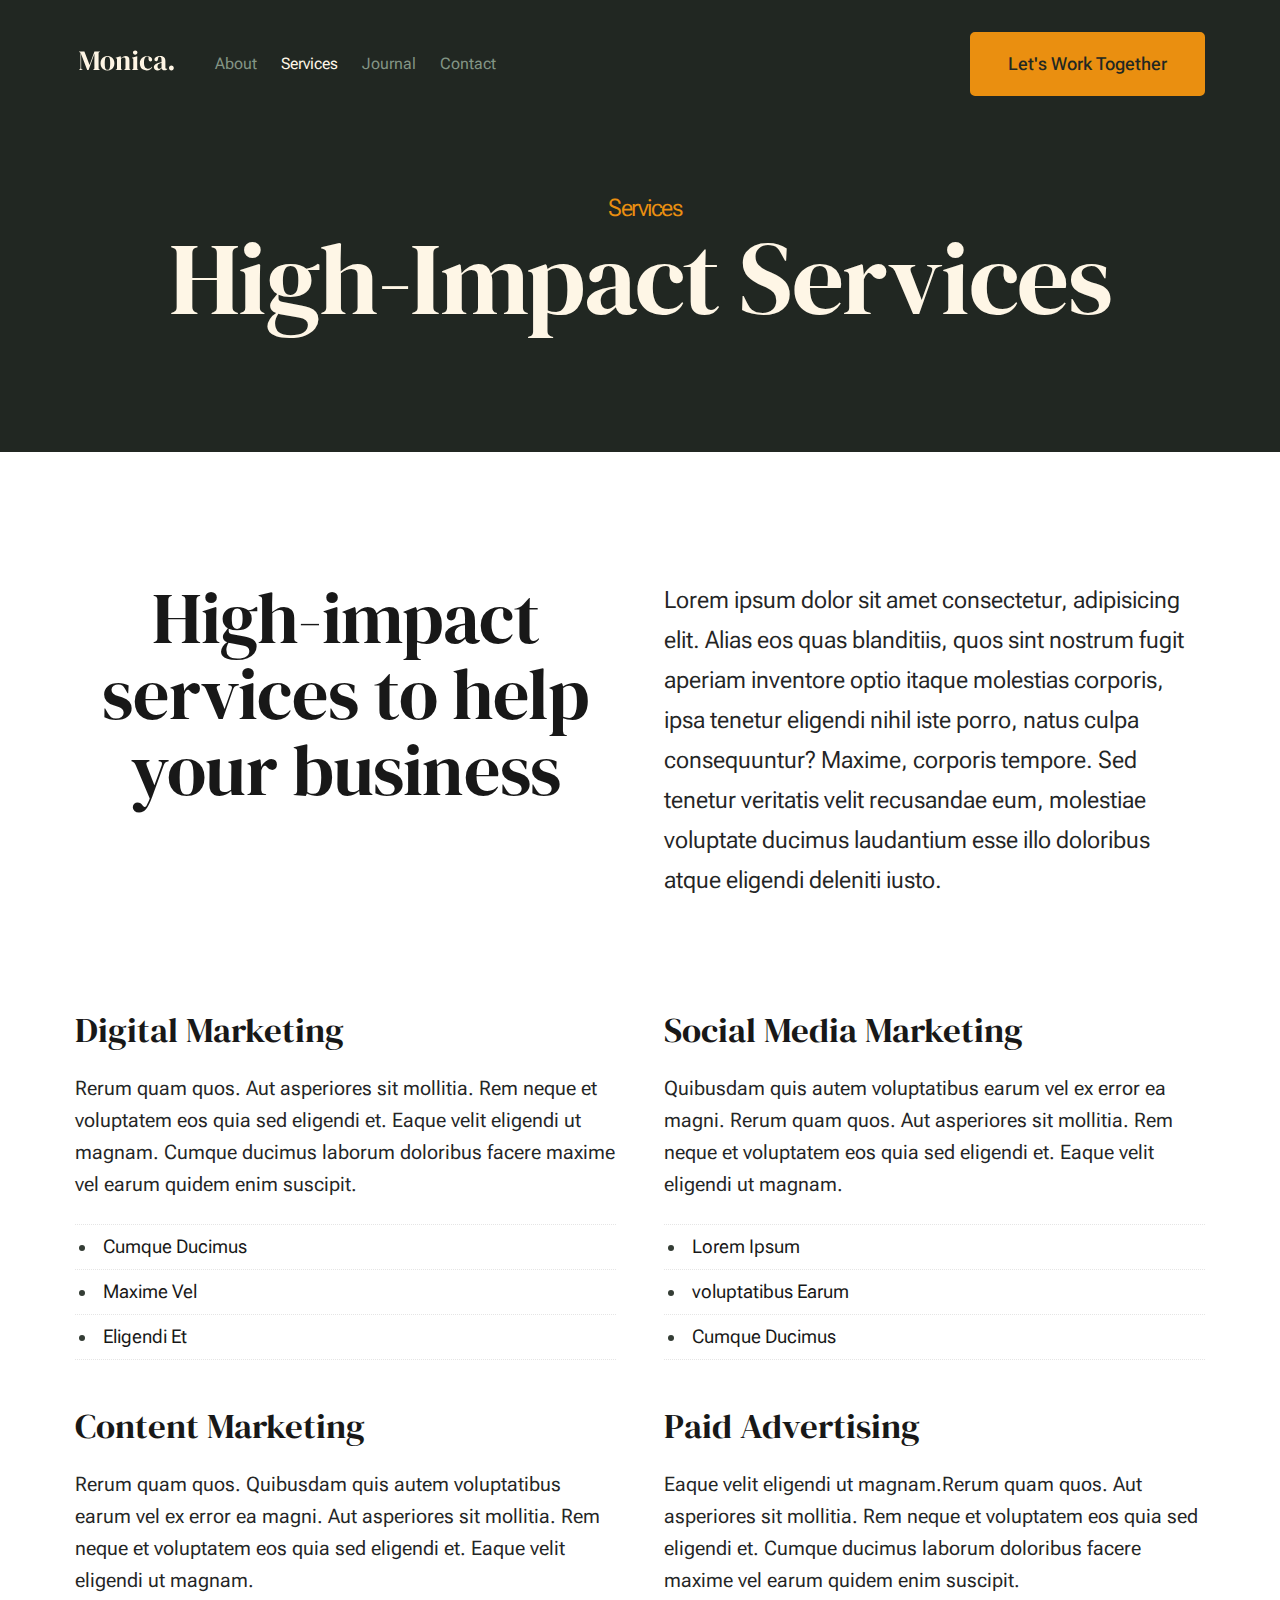
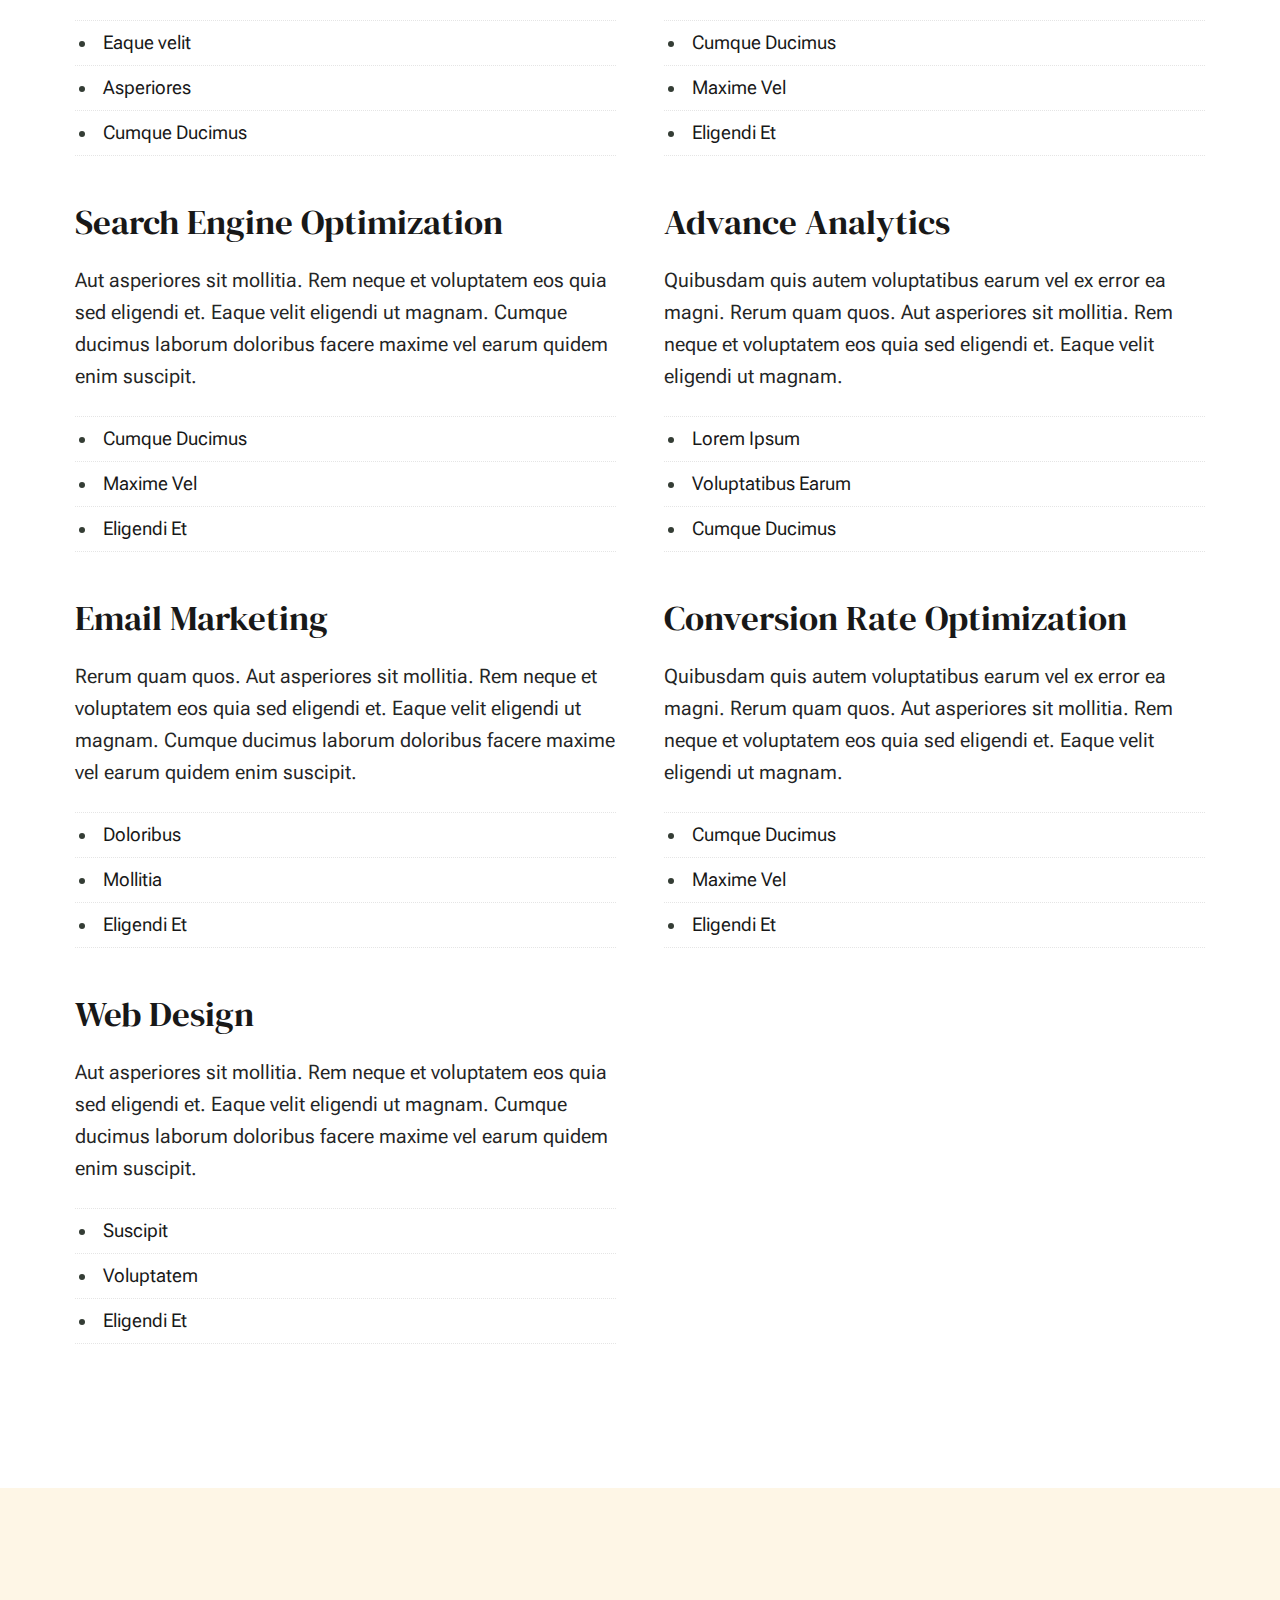
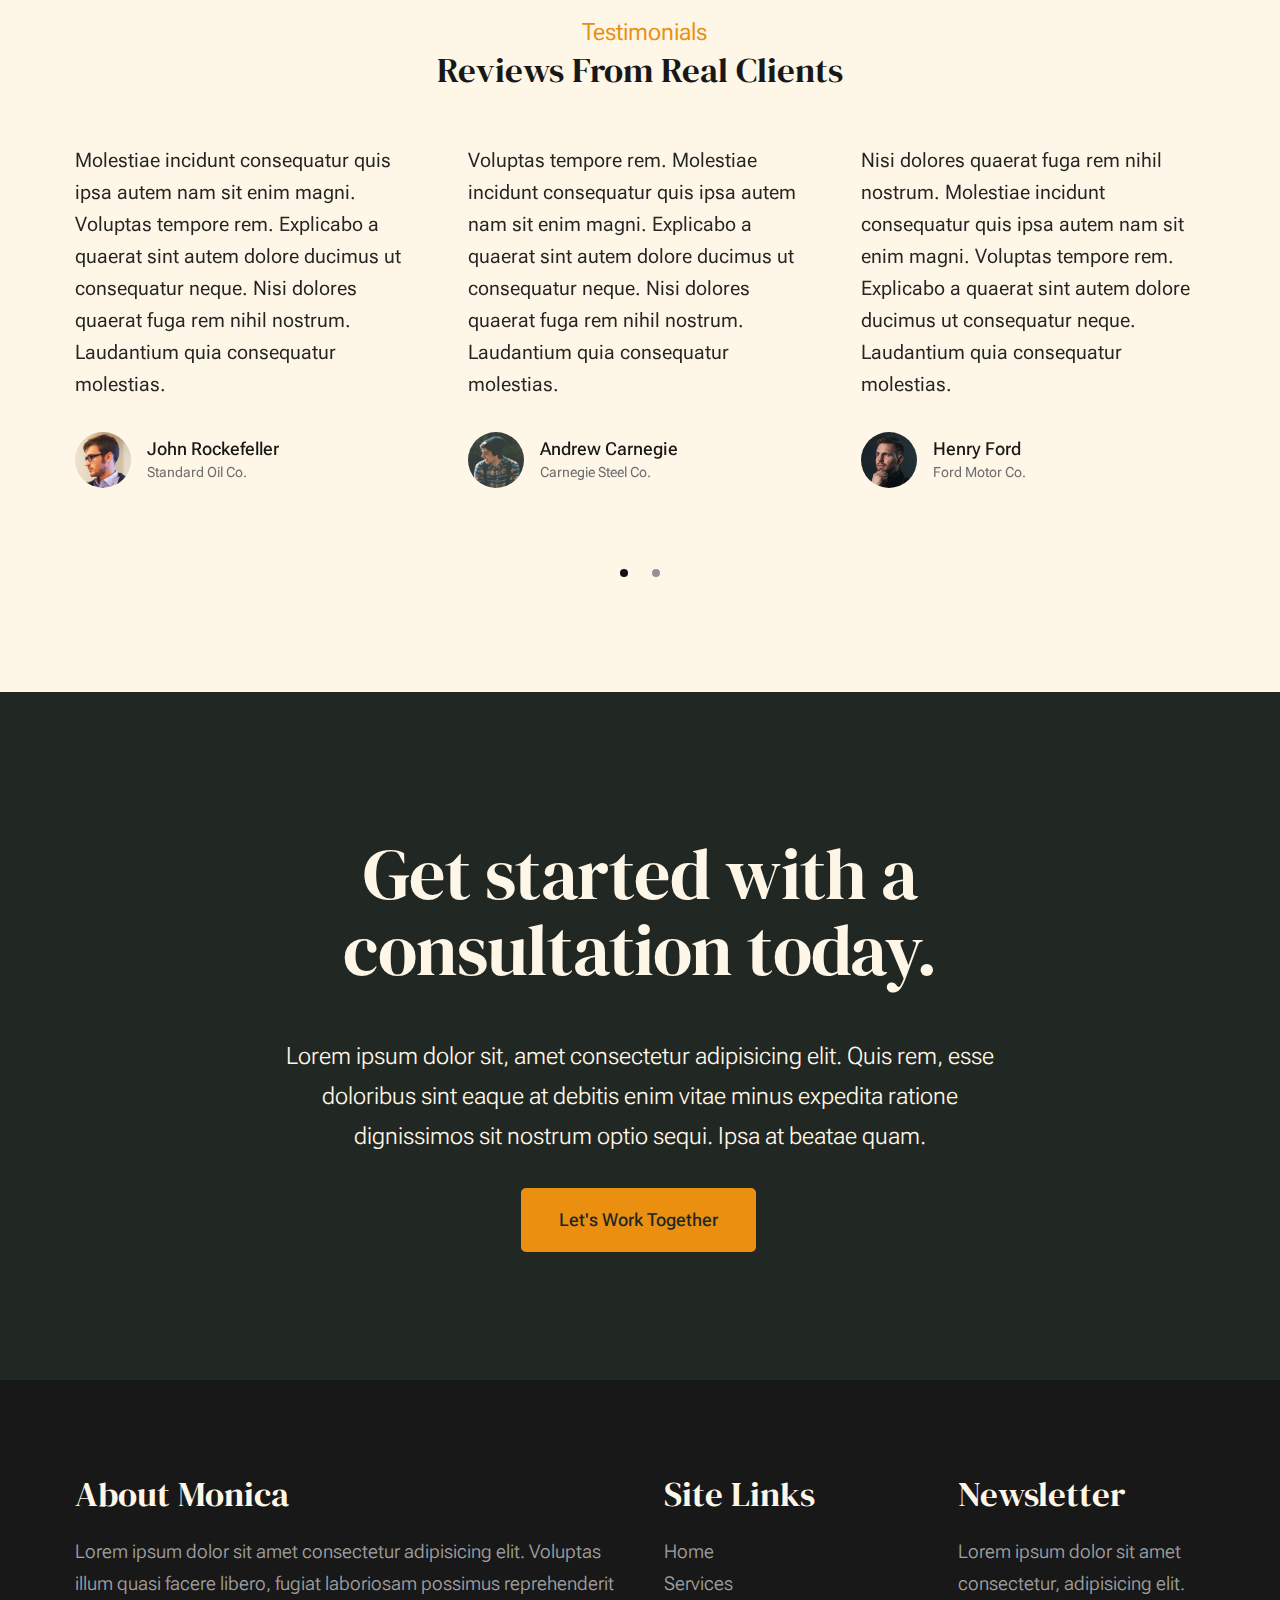
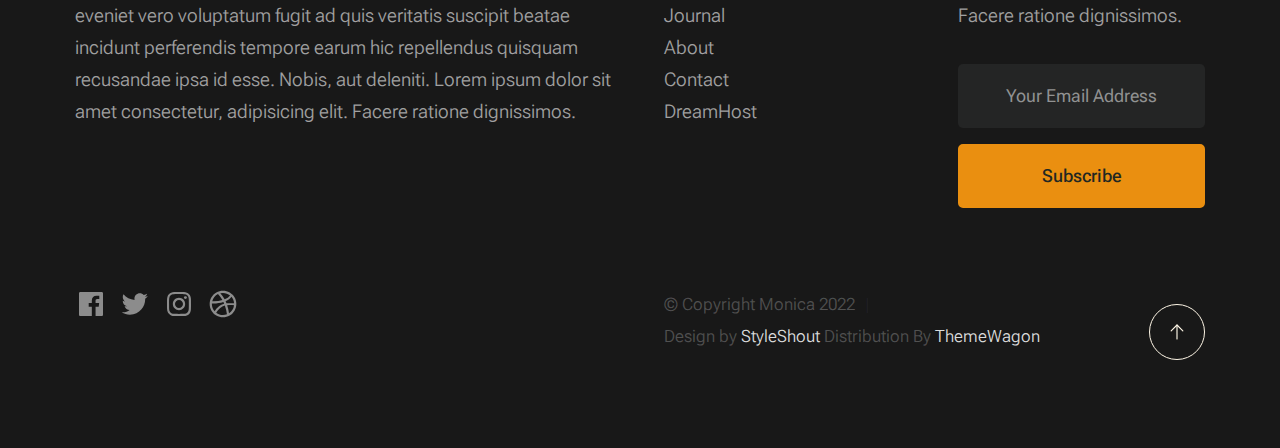
<file: services.html>
<!DOCTYPE html>
<html lang="en" class="no-js" >
<head>

    <!--- basic page needs
    ================================================== -->
    <meta charset="utf-8">
    <meta name="viewport" content="width=device-width, initial-scale=1">
    <title>Services - Monica</title>

    <script>
        document.documentElement.classList.remove('no-js');
        document.documentElement.classList.add('js');
    </script>

    <!-- CSS
    ================================================== -->
    <link rel="stylesheet" href="css/vendor.css">
    <link rel="stylesheet" href="css/styles.css">

    <!-- favicons
    ================================================== -->
    <link rel="apple-touch-icon" sizes="180x180" href="apple-touch-icon.png">
    <link rel="icon" type="image/png" sizes="32x32" href="favicon-32x32.png">
    <link rel="icon" type="image/png" sizes="16x16" href="favicon-16x16.png">
    <link rel="manifest" href="site.webmanifest">

</head>


<body id="top">


    <!-- preloader
    ================================================== -->
    <div id="preloader">
        <div id="loader" class="dots-fade">
            <div></div>
            <div></div>
            <div></div>
        </div>
    </div>


    <!-- page wrap
    ================================================== -->
    <div id="page" class="s-pagewrap">

        <!-- # site header 
        ================================================== -->
        <header class="s-header">

            <div class="row s-header__inner width-sixteen-col">

                <div class="s-header__block">
                    <div class="s-header__logo">
                        <a class="logo" href="index.html">
                            <img src="images/logo.svg" alt="Homepage">
                        </a>
                    </div>

                    <a class="s-header__menu-toggle" href="#0"><span>Menu</span></a>
                </div> <!-- end s-header__block -->

                <nav class="s-header__nav">
    
                    <ul class="s-header__menu-links">
                        <li><a href="about.html">About</a></li>
                        <li class="current"><a href="services.html">Services</a></li>
                        <li><a href="blog.html">Journal</a></li>
                        <li><a href="contact.html">Contact</a></li>
                    </ul> <!-- s-header__menu-links -->

                    <div class="s-header__contact">
                        <a href="contact.html" class="btn btn--primary s-header__contact-btn">Let's Work Together</a>                        
                    </div> <!-- s-header__contact -->
    
                </nav> <!-- end s-header__nav -->

            </div> <!-- end s-header__inner -->

        </header> <!-- end s-header -->

        <!-- # site main content
        ================================================== -->
        <section id="content" class="s-content">

               <section class="s-pageheader pageheader">
                    <div class="row">
                        <div class="column xl-12">
                            <h1 class="page-title">
                                <span class="page-title__small-type text-pretitle">Services</span>
                                High-Impact Services
                            </h1>
                            
                        </div>
                    </div>
               </section> <!-- pageheader -->  

               <section class="s-pagecontent pagecontent">

                    <div class="row pageintro">
                        <div class="column xl-6 lg-12">
                            <h2 class="text-display-title">High-impact services to help your business</h2>
                        </div>
                        <div class="column xl-6 lg-12 u-flexitem-x-right">
                            <p class="lead">
                            Lorem ipsum dolor sit amet consectetur, adipisicing elit. Alias eos quas blanditiis, quos sint nostrum fugit aperiam 
                            inventore optio itaque molestias corporis, ipsa tenetur eligendi nihil iste porro, natus culpa consequuntur? Maxime, 
                            corporis tempore. Sed tenetur veritatis velit recusandae eum, molestiae voluptate ducimus laudantium esse illo 
                            doloribus atque eligendi deleniti iusto. 
                            </p>
                        </div>                       
                    </div>  <!-- pageintro -->       

                    <div class="row">
                        <div class="column xl-12 grid-block">             
                            
                            <div class="grid-full grid-list-items list-items show-ctr">
                                
                                <div class="grid-list-items__item list-items__item">
                                    <div class="list-items__item-header">
                                        <h3 class="list-items__item-title">Digital Marketing</h3>
                                    </div>
                                    <div class="list-items__item-text">
                                        <p>
                                        Rerum quam quos. Aut asperiores 
                                        sit mollitia. Rem neque et voluptatem eos quia sed eligendi et. Eaque velit eligendi ut 
                                        magnam. Cumque ducimus laborum doloribus facere maxime vel earum quidem enim suscipit.
                                        </p>

                                        <ul class="list-services">
                                            <li>Cumque Ducimus</li>
                                            <li>Maxime Vel</li>
                                            <li>Eligendi Et</li>
                                        </ul>
                                    </div>
                                </div> <!-- end list-items__item -->
                                <div class="grid-list-items__item list-items__item">
                                    <div class="list-items__item-header">
                                        <h3 class="list-items__item-title">Social Media Marketing</h3>
                                    </div>
                                    <div class="list-items__item-text">
                                        <p>
                                        Quibusdam quis autem voluptatibus earum vel ex error ea magni. Rerum quam quos. Aut asperiores 
                                        sit mollitia. Rem neque et voluptatem eos quia sed eligendi et. Eaque velit eligendi ut 
                                        magnam.
                                        </p>

                                        <ul class="list-services">
                                            <li>Lorem Ipsum</li>
                                            <li>voluptatibus Earum</li>
                                            <li>Cumque Ducimus</li>
                                        </ul>
                                    </div>
                                </div> <!-- end list-items__item -->
                                <div class="grid-list-items__item list-items__item">
                                    <div class="list-items__item-header">
                                        <h3 class="list-items__item-title">Content Marketing</h3>
                                    </div>
                                    <div class="list-items__item-text">
                                        <p>
                                        Rerum quam quos. Quibusdam quis autem voluptatibus earum vel ex error ea magni. Aut asperiores 
                                        sit mollitia. Rem neque et voluptatem eos quia sed eligendi et. Eaque velit eligendi ut 
                                        magnam.
                                        </p>

                                        <ul class="list-services">
                                            <li>Eaque velit</li>
                                            <li>Asperiores</li>
                                            <li>Cumque Ducimus</li>
                                        </ul>
                                    </div>
                                </div> <!-- end list-items__item -->
                                <div class="grid-list-items__item list-items__item">
                                    <div class="list-items__item-header">
                                        <h3 class="list-items__item-title">Paid Advertising</h3>
                                    </div>
                                    <div class="list-items__item-text">
                                        <p>
                                        Eaque velit eligendi ut magnam.Rerum quam quos. Aut asperiores 
                                        sit mollitia. Rem neque et voluptatem eos quia sed eligendi et. 
                                        Cumque ducimus laborum doloribus facere maxime vel earum quidem enim suscipit.
                                        </p>

                                        <ul class="list-services">
                                            <li>Cumque Ducimus</li>
                                            <li>Maxime Vel</li>
                                            <li>Eligendi Et</li>
                                        </ul>
                                    </div>
                                </div> <!-- end list-items__item -->
                                <div class="grid-list-items__item list-items__item">
                                    <div class="list-items__item-header">
                                        <h3 class="list-items__item-title">Search Engine Optimization</h3>
                                    </div>
                                    <div class="list-items__item-text">
                                        <p>
                                        Aut asperiores sit mollitia. Rem neque et voluptatem eos quia sed eligendi et. Eaque velit eligendi ut 
                                        magnam. Cumque ducimus laborum doloribus facere maxime vel earum quidem enim suscipit.
                                        </p>

                                        <ul class="list-services">
                                            <li>Cumque Ducimus</li>
                                            <li>Maxime Vel</li>
                                            <li>Eligendi Et</li>
                                        </ul>
                                    </div>
                                </div> <!-- end list-items__item -->
                                <div class="grid-list-items__item list-items__item">
                                    <div class="list-items__item-header">
                                        <h3 class="list-items__item-title">Advance Analytics</h3>
                                    </div>
                                    <div class="list-items__item-text">
                                        <p>
                                        Quibusdam quis autem voluptatibus earum vel ex error ea magni. Rerum quam quos. Aut asperiores 
                                        sit mollitia. Rem neque et voluptatem eos quia sed eligendi et. Eaque velit eligendi ut 
                                        magnam.
                                        </p>

                                        <ul class="list-services">
                                            <li>Lorem Ipsum</li>
                                            <li>Voluptatibus Earum</li>
                                            <li>Cumque Ducimus</li>
                                        </ul>
                                    </div>
                                </div> <!-- end list-items__item -->
                                <div class="grid-list-items__item list-items__item">
                                    <div class="list-items__item-header">
                                        <h3 class="list-items__item-title">Email Marketing</h3>
                                    </div>
                                    <div class="list-items__item-text">
                                        <p>
                                        Rerum quam quos. Aut asperiores 
                                        sit mollitia. Rem neque et voluptatem eos quia sed eligendi et. Eaque velit eligendi ut 
                                        magnam. Cumque ducimus laborum doloribus facere maxime vel earum quidem enim suscipit.
                                        </p>

                                        <ul class="list-services">
                                            <li>Doloribus</li>
                                            <li>Mollitia</li>
                                            <li>Eligendi Et</li>
                                        </ul>
                                    </div>
                                </div> <!-- end list-items__item -->
                                <div class="grid-list-items__item list-items__item">
                                    <div class="list-items__item-header">
                                        <h3 class="list-items__item-title">Conversion Rate Optimization</h3>
                                    </div>
                                    <div class="list-items__item-text">
                                        <p>
                                        Quibusdam quis autem voluptatibus earum vel ex error ea magni. Rerum quam quos. Aut asperiores 
                                        sit mollitia. Rem neque et voluptatem eos quia sed eligendi et. Eaque velit eligendi ut 
                                        magnam.
                                        </p>

                                        <ul class="list-services">
                                            <li>Cumque Ducimus</li>
                                            <li>Maxime Vel</li>
                                            <li>Eligendi Et</li>
                                        </ul>
                                    </div>
                                </div> <!-- end list-items__item -->
                                <div class="grid-list-items__item list-items__item">
                                    <div class="list-items__item-header">
                                        <h3 class="list-items__item-title">Web Design</h3>
                                    </div>
                                    <div class="list-items__item-text">
                                        <p>
                                        Aut asperiores sit mollitia. Rem neque et voluptatem eos quia sed eligendi et. Eaque velit eligendi ut 
                                        magnam. Cumque ducimus laborum doloribus facere maxime vel earum quidem enim suscipit.
                                        </p>

                                        <ul class="list-services">
                                            <li>Suscipit</li>
                                            <li>Voluptatem</li>
                                            <li>Eligendi Et</li>
                                        </ul>
                                    </div>
                                </div> <!-- end list-items__item -->
    
                            </div> <!-- grid-list-items -->
                           

                        </div> <!-- end grid-block-->
                    </div> <!-- end row -->

               </section> <!-- pagecontent -->

               <section class="s-testimonials">

                    <div class="s-testimonials__header row row-x-center text-center">
                        <div class="column xl-8 lg-12">
        
                            <p class="text-pretitle">
                            Testimonials
                            </p>
                            <h3>
                            Reviews From Real Clients
                            </h3>                        
        
                        </div>
                    </div> <!--end s-testimonials__header -->

                    <div class="row s-testimonials__content">
                        <div class="column xl-12 testimonials">

                            <div class="swiper-container testimonials__slider page-slider">

                                <div class="swiper-wrapper">
                                    <div class="testimonials__slide swiper-slide">
                                        <p>
                                        Molestiae incidunt consequatur quis ipsa autem nam sit enim magni. Voluptas tempore rem. 
                                        Explicabo a quaerat sint autem dolore ducimus ut consequatur neque. Nisi dolores quaerat fuga rem nihil nostrum.
                                        Laudantium quia consequatur molestias.
                                        </p>
                                        <div class="testimonials__author">
                                            <img src="images/avatars/user-01.jpg" alt="Author image" class="testimonials__avatar">
                                            <cite class="testimonials__cite">
                                                <strong>John Rockefeller</strong>
                                                <span>Standard Oil Co.</span>
                                            </cite>
                                        </div>
                                    </div>
                                    <div class="testimonials__slide swiper-slide">
                                        <p>
                                        Voluptas tempore rem. Molestiae incidunt consequatur quis ipsa autem nam sit enim magni. 
                                        Explicabo a quaerat sint autem dolore ducimus ut consequatur neque. Nisi dolores quaerat fuga rem nihil nostrum.
                                        Laudantium quia consequatur molestias.
                                        </p>
                                        <div class="testimonials__author">
                                            <img src="images/avatars/user-04.jpg" alt="Author image" class="testimonials__avatar">
                                            <cite class="testimonials__cite">
                                                <strong>Andrew Carnegie</strong>
                                                <span>Carnegie Steel Co.</span>
                                            </cite>
                                        </div>
                                    </div>
                                    <div class="testimonials__slide swiper-slide">
                                        <p>
                                        Nisi dolores quaerat fuga rem nihil nostrum. Molestiae incidunt consequatur quis ipsa autem nam sit enim magni. 
                                        Voluptas tempore rem. Explicabo a quaerat sint autem dolore ducimus ut consequatur neque. 
                                        Laudantium quia consequatur molestias.
                                        </p>
                                        <div class="testimonials__author">
                                            <img src="images/avatars/user-06.jpg" alt="Author image" class="testimonials__avatar">
                                            <cite class="testimonials__cite">
                                                <strong>Henry Ford</strong>
                                                <span>Ford Motor Co.</span>
                                            </cite>
                                        </div>
                                    </div>
                                    <div class="testimonials__slide swiper-slide">
                                        <p>
                                        Molestiae incidunt consequatur quis ipsa autem nam sit enim magni. Voluptas tempore rem. 
                                        Explicabo a quaerat sint autem dolore ducimus ut consequatur neque. Nisi dolores quaerat fuga rem nihil nostrum.
                                        Laudantium quia consequatur molestias.
                                        </p>
                                        <div class="testimonials__author">
                                            <img src="images/avatars/user-02.jpg" alt="Author image" class="testimonials__avatar">
                                            <cite class="testimonials__cite">
                                                <strong>John Morgan</strong>
                                                <span>JP Morgan & Co.</span>
                                            </cite>
                                        </div>
                                    </div> 
                                </div> <!-- end swiper-wrapper --> 

                                <div class="swiper-pagination"></div>

                            </div> <!--end testimonials__slider --> 

                        </div> <!-- testimonials -->
                    </div> <!--end s-testimonials__content -->

               </section> <!-- end s-testimonials -->

        </section> <!-- s-content-->

        <!-- # cta
        ================================================== -->
        <section id="cta" class="s-cta">

            <div class="row row-x-center text-center">
                <div class="column xl-8 lg-12">

                    <div class="s-cta__content">
                        <h2 class="text-display-title">
                        Get started with a consultation today.
                        </h2>
                        <p class="lead">
                        Lorem ipsum dolor sit, amet consectetur adipisicing elit. Quis rem, esse doloribus sint eaque at debitis enim vitae minus expedita ratione dignissimos sit nostrum optio sequi. Ipsa at beatae quam.
                        </p>
                        <a href="contact.html" class="btn btn--primary">Let's Work Together</a>
                    </div>

                </div>
            </div>

        </section> <!-- end s-cta -->


        <!-- # footer 
        ================================================== -->
        <footer class="s-footer">
            <div class="row s-footer__content">
                <div class="column xl-6 lg-6 md-12 s-footer__block s-footer__about">                    
                    <h3>About Monica</h3>
                    <p>
                    Lorem ipsum dolor sit amet consectetur adipisicing elit. Voluptas illum quasi facere libero, 
                    fugiat laboriosam possimus reprehenderit eveniet vero voluptatum fugit ad quis veritatis suscipit beatae 
                    incidunt perferendis tempore earum hic repellendus quisquam recusandae ipsa id esse. Nobis, aut deleniti.
                    Lorem ipsum dolor sit amet consectetur, adipisicing elit. Facere ratione dignissimos.
                    </p>               
                </div>                
                <div class="column xl-3 lg-6 md-12 s-footer__block s-footer__site-links">
                    <h3>Site Links</h3>
                    <ul class="link-list">
                        <li><a href="index.html">Home</a></li>
                        <li><a href="services.html">Services</a></li>
                        <li><a href="blog.html">Journal</a></li>
                        <li><a href="about.html">About</a></li>
                        <li><a href="contact.html">Contact</a></li>
                        <li><a href="https://www.dreamhost.com/r.cgi?287326">DreamHost</a></li>
                    </ul>
                </div>
                <div class="column xl-3 lg-6 md-12 tab-12 s-footer__block s-footer__newsletter">
                    <h3>Newsletter</h3>

                    <p>
                    Lorem ipsum dolor sit amet consectetur, adipisicing elit. Facere ratione dignissimos.
                    </p>

                    <div class="subscribe-form">
                        <form id="mc-form" class="mc-form">
                            <input type="email" name="EMAIL" id="mce-EMAIL" class="u-fullwidth text-center" placeholder="Your Email Address" title="The domain portion of the email address is invalid (the portion after the @)." pattern="^([^\x00-\x20\x22\x28\x29\x2c\x2e\x3a-\x3c\x3e\x40\x5b-\x5d\x7f-\xff]+|\x22([^\x0d\x22\x5c\x80-\xff]|\x5c[\x00-\x7f])*\x22)(\x2e([^\x00-\x20\x22\x28\x29\x2c\x2e\x3a-\x3c\x3e\x40\x5b-\x5d\x7f-\xff]+|\x22([^\x0d\x22\x5c\x80-\xff]|\x5c[\x00-\x7f])*\x22))*\x40([^\x00-\x20\x22\x28\x29\x2c\x2e\x3a-\x3c\x3e\x40\x5b-\x5d\x7f-\xff]+|\x5b([^\x0d\x5b-\x5d\x80-\xff]|\x5c[\x00-\x7f])*\x5d)(\x2e([^\x00-\x20\x22\x28\x29\x2c\x2e\x3a-\x3c\x3e\x40\x5b-\x5d\x7f-\xff]+|\x5b([^\x0d\x5b-\x5d\x80-\xff]|\x5c[\x00-\x7f])*\x5d))*(\.\w{2,})+$" required>
                            <input type="submit" name="subscribe" value="Subscribe" class="btn btn--primary btn--small u-fullwidth">
                            <!-- <div style="position: absolute; left: -5000px;" aria-hidden="true"><input type="text" name="b_cdb7b577e41181934ed6a6a44_9a91cfe7b3" tabindex="-1" value=""></div> -->
                            <div class="mc-status"></div>
                        </form>
                    </div>
                </div>
            </div>    
            
            <div class="row s-footer__bottom">
                <div class="column xl-6 lg-12">
                    <ul class="s-footer__social social-list">
                        <li>
                            <a href="#0">
                                <svg xmlns="http://www.w3.org/2000/svg" width="24" height="24" viewBox="0 0 24 24" style="fill:rgba(0, 0, 0, 1);transform:;-ms-filter:"><path d="M20,3H4C3.447,3,3,3.448,3,4v16c0,0.552,0.447,1,1,1h8.615v-6.96h-2.338v-2.725h2.338v-2c0-2.325,1.42-3.592,3.5-3.592 c0.699-0.002,1.399,0.034,2.095,0.107v2.42h-1.435c-1.128,0-1.348,0.538-1.348,1.325v1.735h2.697l-0.35,2.725h-2.348V21H20 c0.553,0,1-0.448,1-1V4C21,3.448,20.553,3,20,3z"></path></svg>
                                <span class="u-screen-reader-text">Facebook</span>
                            </a>
                        </li>
                        <li>
                            <a href="#0">
                                <svg xmlns="http://www.w3.org/2000/svg" width="24" height="24" viewBox="0 0 24 24" style="fill:rgba(0, 0, 0, 1);transform:;-ms-filter:"><path d="M19.633,7.997c0.013,0.175,0.013,0.349,0.013,0.523c0,5.325-4.053,11.461-11.46,11.461c-2.282,0-4.402-0.661-6.186-1.809 c0.324,0.037,0.636,0.05,0.973,0.05c1.883,0,3.616-0.636,5.001-1.721c-1.771-0.037-3.255-1.197-3.767-2.793 c0.249,0.037,0.499,0.062,0.761,0.062c0.361,0,0.724-0.05,1.061-0.137c-1.847-0.374-3.23-1.995-3.23-3.953v-0.05 c0.537,0.299,1.16,0.486,1.82,0.511C3.534,9.419,2.823,8.184,2.823,6.787c0-0.748,0.199-1.434,0.548-2.032 c1.983,2.443,4.964,4.04,8.306,4.215c-0.062-0.3-0.1-0.611-0.1-0.923c0-2.22,1.796-4.028,4.028-4.028 c1.16,0,2.207,0.486,2.943,1.272c0.91-0.175,1.782-0.512,2.556-0.973c-0.299,0.935-0.936,1.721-1.771,2.22 c0.811-0.088,1.597-0.312,2.319-0.624C21.104,6.712,20.419,7.423,19.633,7.997z"></path></svg>
                                <span class="u-screen-reader-text">Twitter</span>
                            </a>
                        </li>
                        <li>
                            <a href="#0">
                                <svg xmlns="http://www.w3.org/2000/svg" width="24" height="24" viewBox="0 0 24 24" style="fill:rgba(0, 0, 0, 1);transform:;-ms-filter:"><path d="M11.999,7.377c-2.554,0-4.623,2.07-4.623,4.623c0,2.554,2.069,4.624,4.623,4.624c2.552,0,4.623-2.07,4.623-4.624 C16.622,9.447,14.551,7.377,11.999,7.377L11.999,7.377z M11.999,15.004c-1.659,0-3.004-1.345-3.004-3.003 c0-1.659,1.345-3.003,3.004-3.003s3.002,1.344,3.002,3.003C15.001,13.659,13.658,15.004,11.999,15.004L11.999,15.004z"></path><circle cx="16.806" cy="7.207" r="1.078"></circle><path d="M20.533,6.111c-0.469-1.209-1.424-2.165-2.633-2.632c-0.699-0.263-1.438-0.404-2.186-0.42 c-0.963-0.042-1.268-0.054-3.71-0.054s-2.755,0-3.71,0.054C7.548,3.074,6.809,3.215,6.11,3.479C4.9,3.946,3.945,4.902,3.477,6.111 c-0.263,0.7-0.404,1.438-0.419,2.186c-0.043,0.962-0.056,1.267-0.056,3.71c0,2.442,0,2.753,0.056,3.71 c0.015,0.748,0.156,1.486,0.419,2.187c0.469,1.208,1.424,2.164,2.634,2.632c0.696,0.272,1.435,0.426,2.185,0.45 c0.963,0.042,1.268,0.055,3.71,0.055s2.755,0,3.71-0.055c0.747-0.015,1.486-0.157,2.186-0.419c1.209-0.469,2.164-1.424,2.633-2.633 c0.263-0.7,0.404-1.438,0.419-2.186c0.043-0.962,0.056-1.267,0.056-3.71s0-2.753-0.056-3.71C20.941,7.57,20.801,6.819,20.533,6.111z M19.315,15.643c-0.007,0.576-0.111,1.147-0.311,1.688c-0.305,0.787-0.926,1.409-1.712,1.711c-0.535,0.199-1.099,0.303-1.67,0.311 c-0.95,0.044-1.218,0.055-3.654,0.055c-2.438,0-2.687,0-3.655-0.055c-0.569-0.007-1.135-0.112-1.669-0.311 c-0.789-0.301-1.414-0.923-1.719-1.711c-0.196-0.534-0.302-1.099-0.311-1.669c-0.043-0.95-0.053-1.218-0.053-3.654 c0-2.437,0-2.686,0.053-3.655c0.007-0.576,0.111-1.146,0.311-1.687c0.305-0.789,0.93-1.41,1.719-1.712 c0.534-0.198,1.1-0.303,1.669-0.311c0.951-0.043,1.218-0.055,3.655-0.055c2.437,0,2.687,0,3.654,0.055 c0.571,0.007,1.135,0.112,1.67,0.311c0.786,0.303,1.407,0.925,1.712,1.712c0.196,0.534,0.302,1.099,0.311,1.669 c0.043,0.951,0.054,1.218,0.054,3.655c0,2.436,0,2.698-0.043,3.654H19.315z"></path></svg>
                                <span class="u-screen-reader-text">Instagram</span>
                            </a>
                        </li>
                        <li>
                            <a href="#0">
                                <svg xmlns="http://www.w3.org/2000/svg" width="24" height="24" viewBox="0 0 24 24" style="fill: rgba(0, 0, 0, 1);transform: ;msFilter:;"><path d="M20.66 6.98a9.932 9.932 0 0 0-3.641-3.64C15.486 2.447 13.813 2 12 2s-3.486.447-5.02 1.34c-1.533.893-2.747 2.107-3.64 3.64S2 10.187 2 12s.446 3.487 1.34 5.02a9.924 9.924 0 0 0 3.641 3.64C8.514 21.553 10.187 22 12 22s3.486-.447 5.02-1.34a9.932 9.932 0 0 0 3.641-3.64C21.554 15.487 22 13.813 22 12s-.446-3.487-1.34-5.02zM12 3.66c2 0 3.772.64 5.32 1.919-.92 1.174-2.286 2.14-4.1 2.9-1.002-1.813-2.088-3.327-3.261-4.54A7.715 7.715 0 0 1 12 3.66zM5.51 6.8a8.116 8.116 0 0 1 2.711-2.22c1.212 1.201 2.325 2.7 3.34 4.5-2 .6-4.114.9-6.341.9-.573 0-1.006-.013-1.3-.04A8.549 8.549 0 0 1 5.51 6.8zM3.66 12c0-.054.003-.12.01-.2.007-.08.01-.146.01-.2.254.014.641.02 1.161.02 2.666 0 5.146-.367 7.439-1.1.187.373.381.793.58 1.26-1.32.293-2.674 1.006-4.061 2.14S6.4 16.247 5.76 17.5c-1.4-1.587-2.1-3.42-2.1-5.5zM12 20.34c-1.894 0-3.594-.587-5.101-1.759.601-1.187 1.524-2.322 2.771-3.401 1.246-1.08 2.483-1.753 3.71-2.02a29.441 29.441 0 0 1 1.56 6.62 8.166 8.166 0 0 1-2.94.56zm7.08-3.96a8.351 8.351 0 0 1-2.58 2.621c-.24-2.08-.7-4.107-1.379-6.081.932-.066 1.765-.1 2.5-.1.799 0 1.686.034 2.659.1a8.098 8.098 0 0 1-1.2 3.46zm-1.24-5c-1.16 0-2.233.047-3.22.14a27.053 27.053 0 0 0-.68-1.62c2.066-.906 3.532-2.006 4.399-3.3 1.2 1.414 1.854 3.027 1.96 4.84-.812-.04-1.632-.06-2.459-.06z"></path></svg>
                                <span class="u-screen-reader-text">Dribbble</span>
                            </a>
                        </li>
                    </ul> <!-- end s-footer__social -->
                </div>
                <div class="column xl-6 lg-12">
                    <p class="ss-copyright">
                        <span>© Copyright Monica 2022</span> 
                        <span>Design by <a href="https://www.styleshout.com/">StyleShout</a> Distribution By <a href="https://themewagon.com">ThemeWagon</a></span>
                    </p>
                </div>

                <div class="ss-go-top">
                    <a class="smoothscroll" title="Back to Top" href="#top">
                        <svg xmlns="http://www.w3.org/2000/svg" viewBox="0 0 24 24" width="36" height="36" fill="none" stroke="#ffffff" stroke-width="1" stroke-linecap="round" stroke-linejoin="round">&lt;!--!  Atomicons Free 1.00 by @atisalab License - https://atomicons.com/license/ (Icons: CC BY 4.0) Copyright 2021 Atomicons --&gt;<polyline points="17 11 12 6 7 11"></polyline><line x1="12" y1="18" x2="12" y2="6"></line></svg>
                    </a>
                </div> <!-- end ss-go-top -->
            </div>
            
        </footer> <!-- end s-footer -->

    </div> <!-- end page-wrap -->

    <!-- Java Script
    ================================================== -->
    <script src="js/plugins.js"></script>
    <script src="js/main.js"></script>

</body>
</html>
</file>
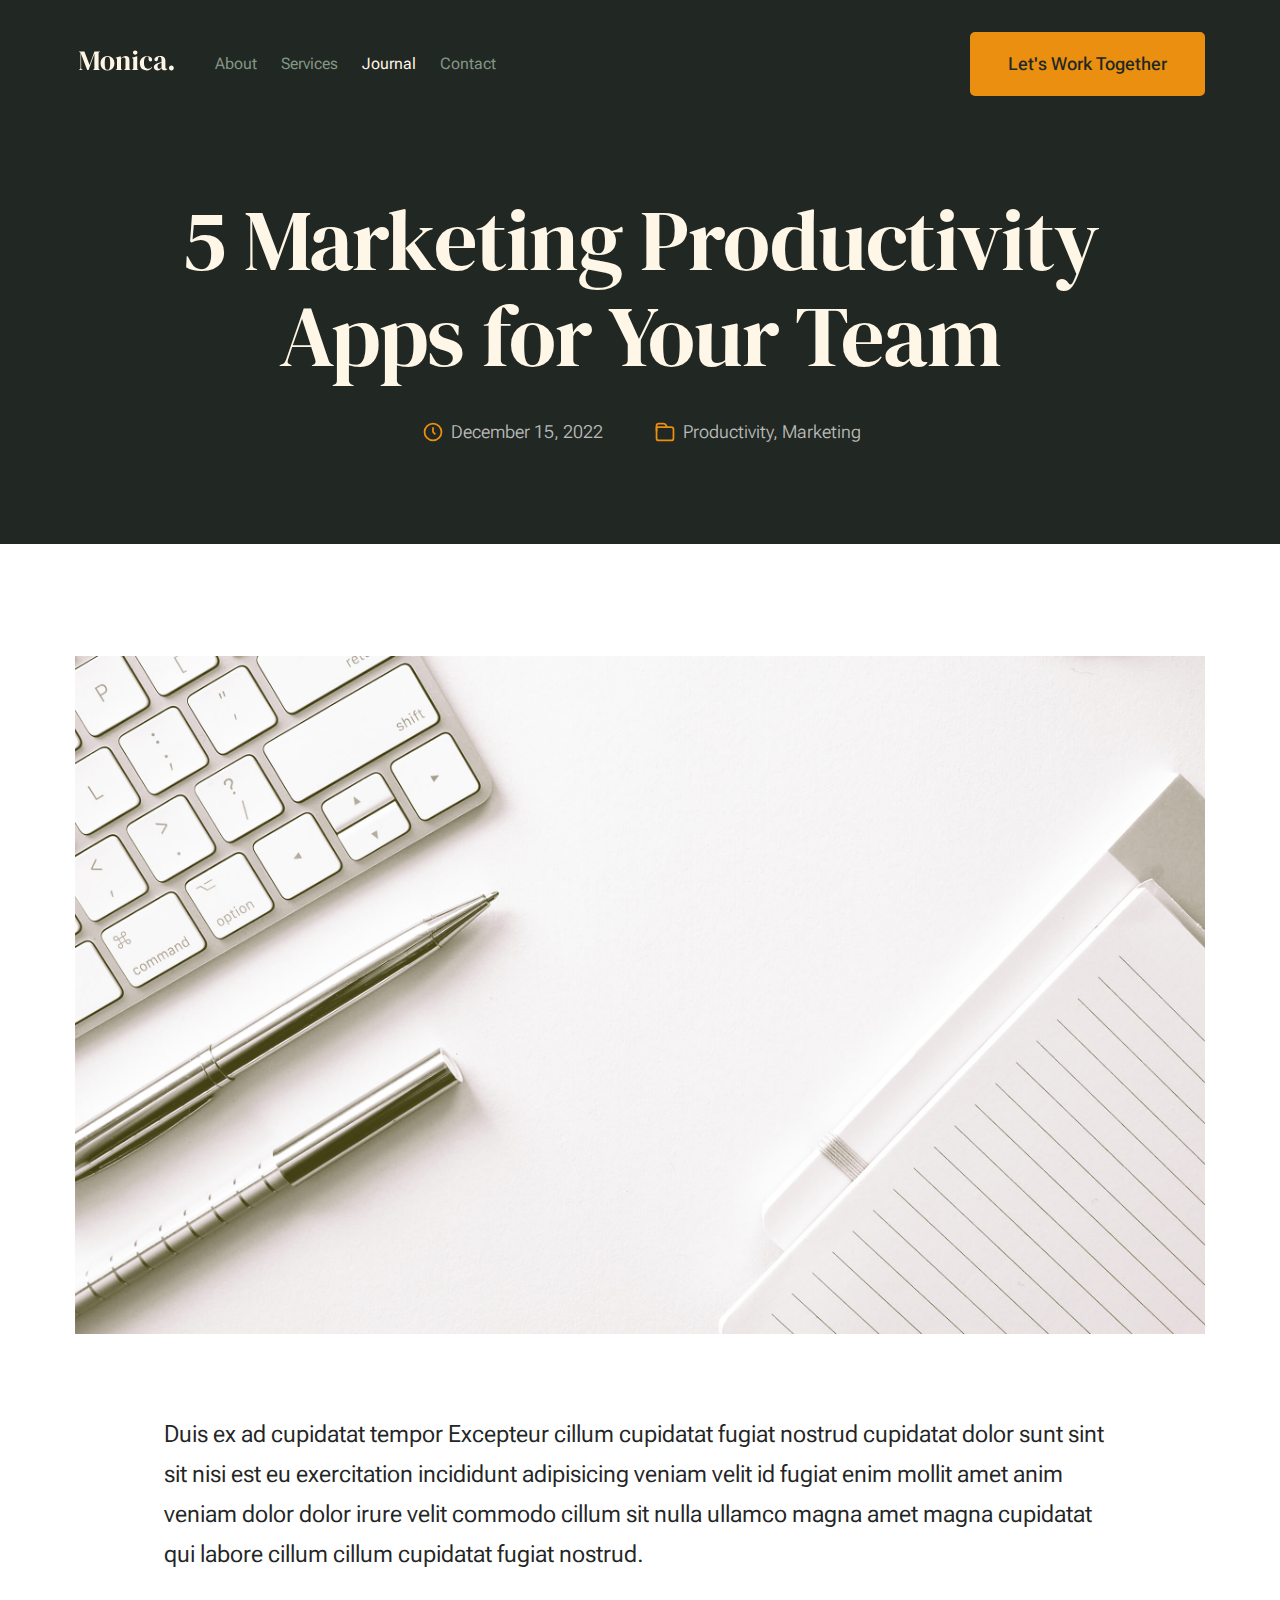
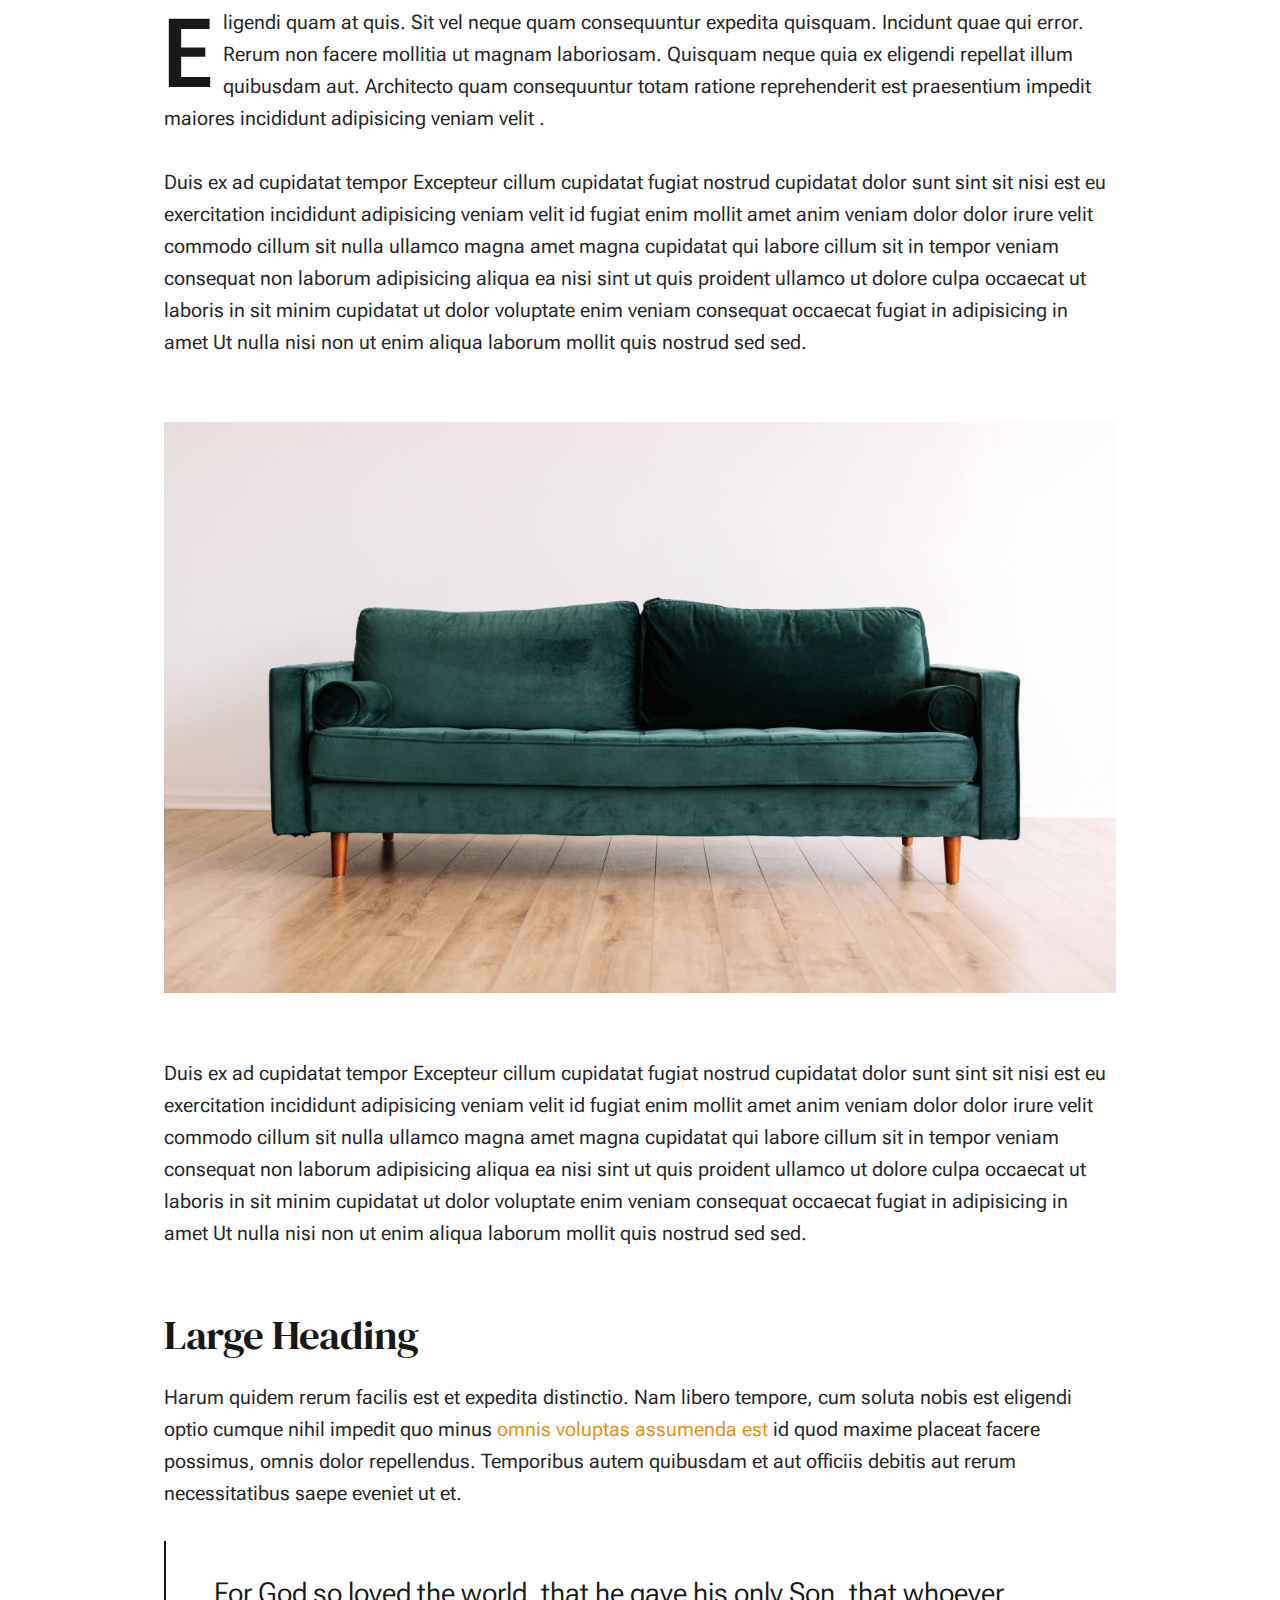
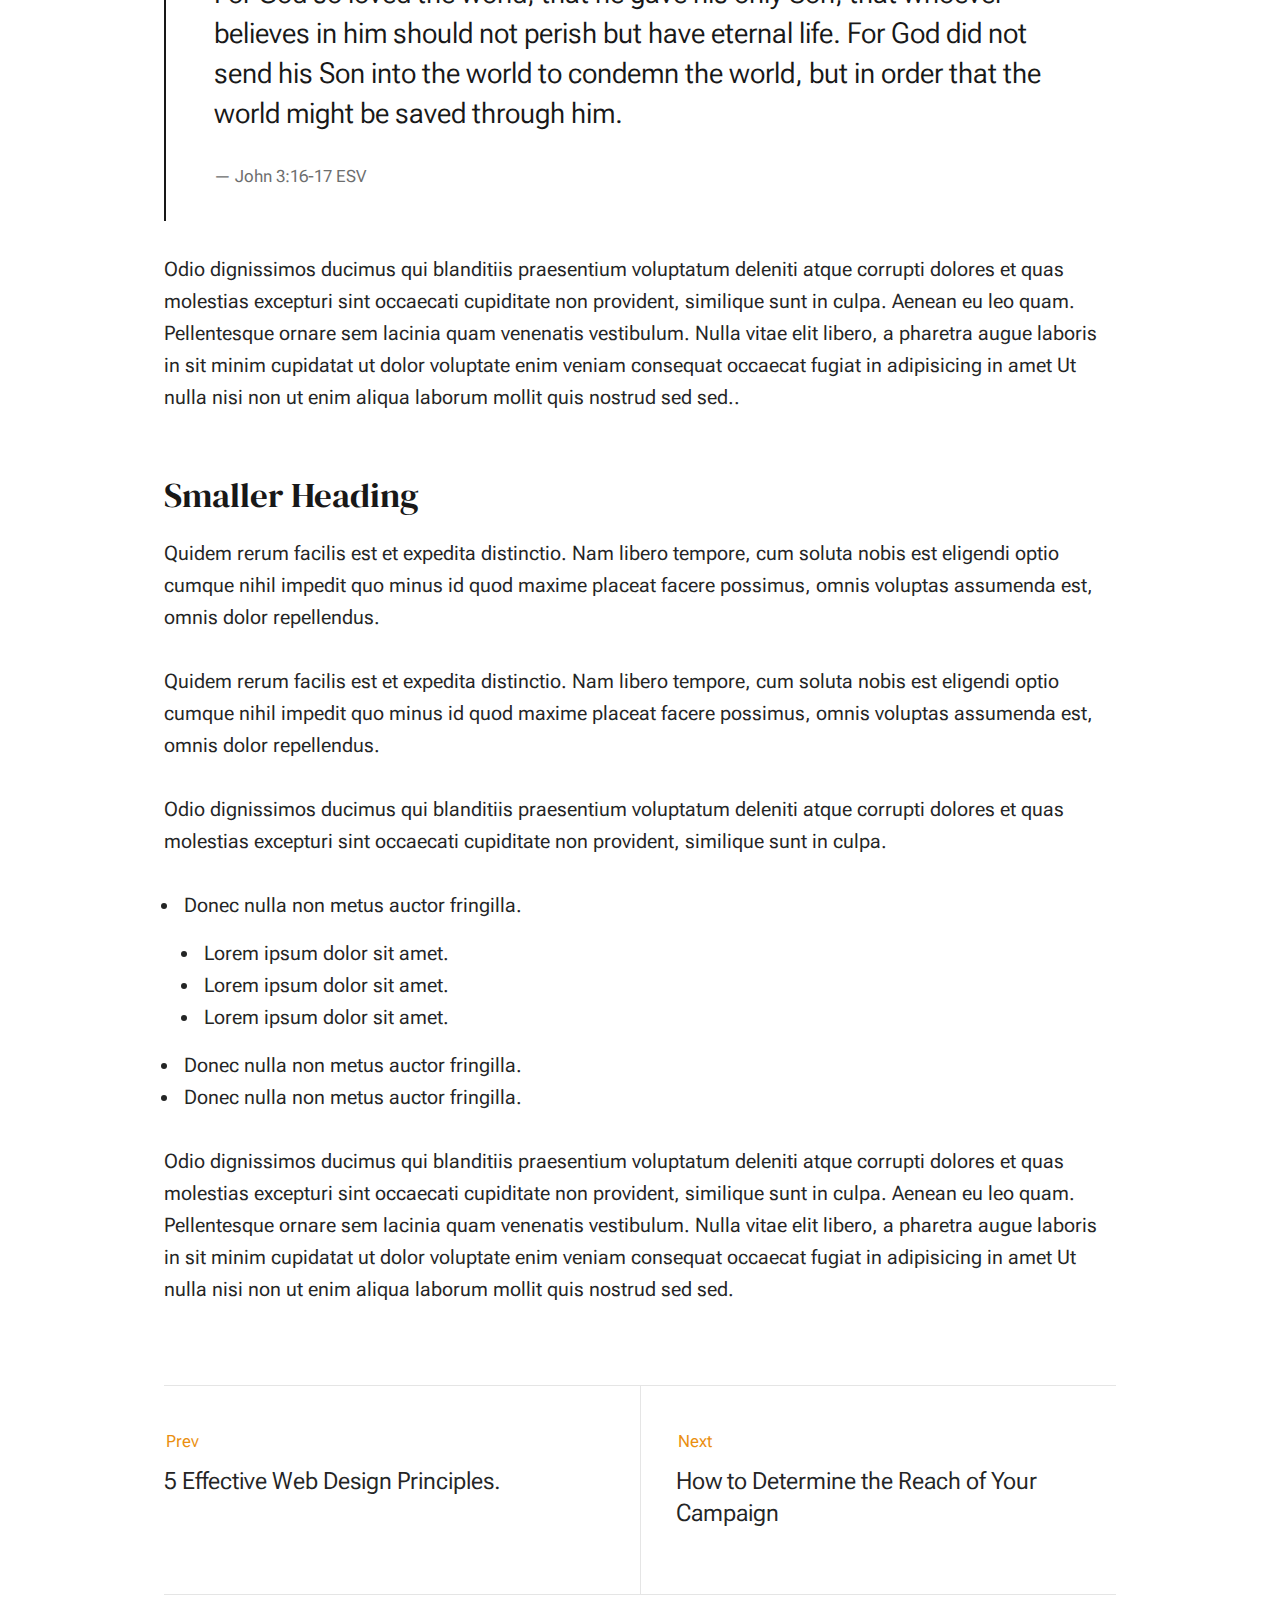
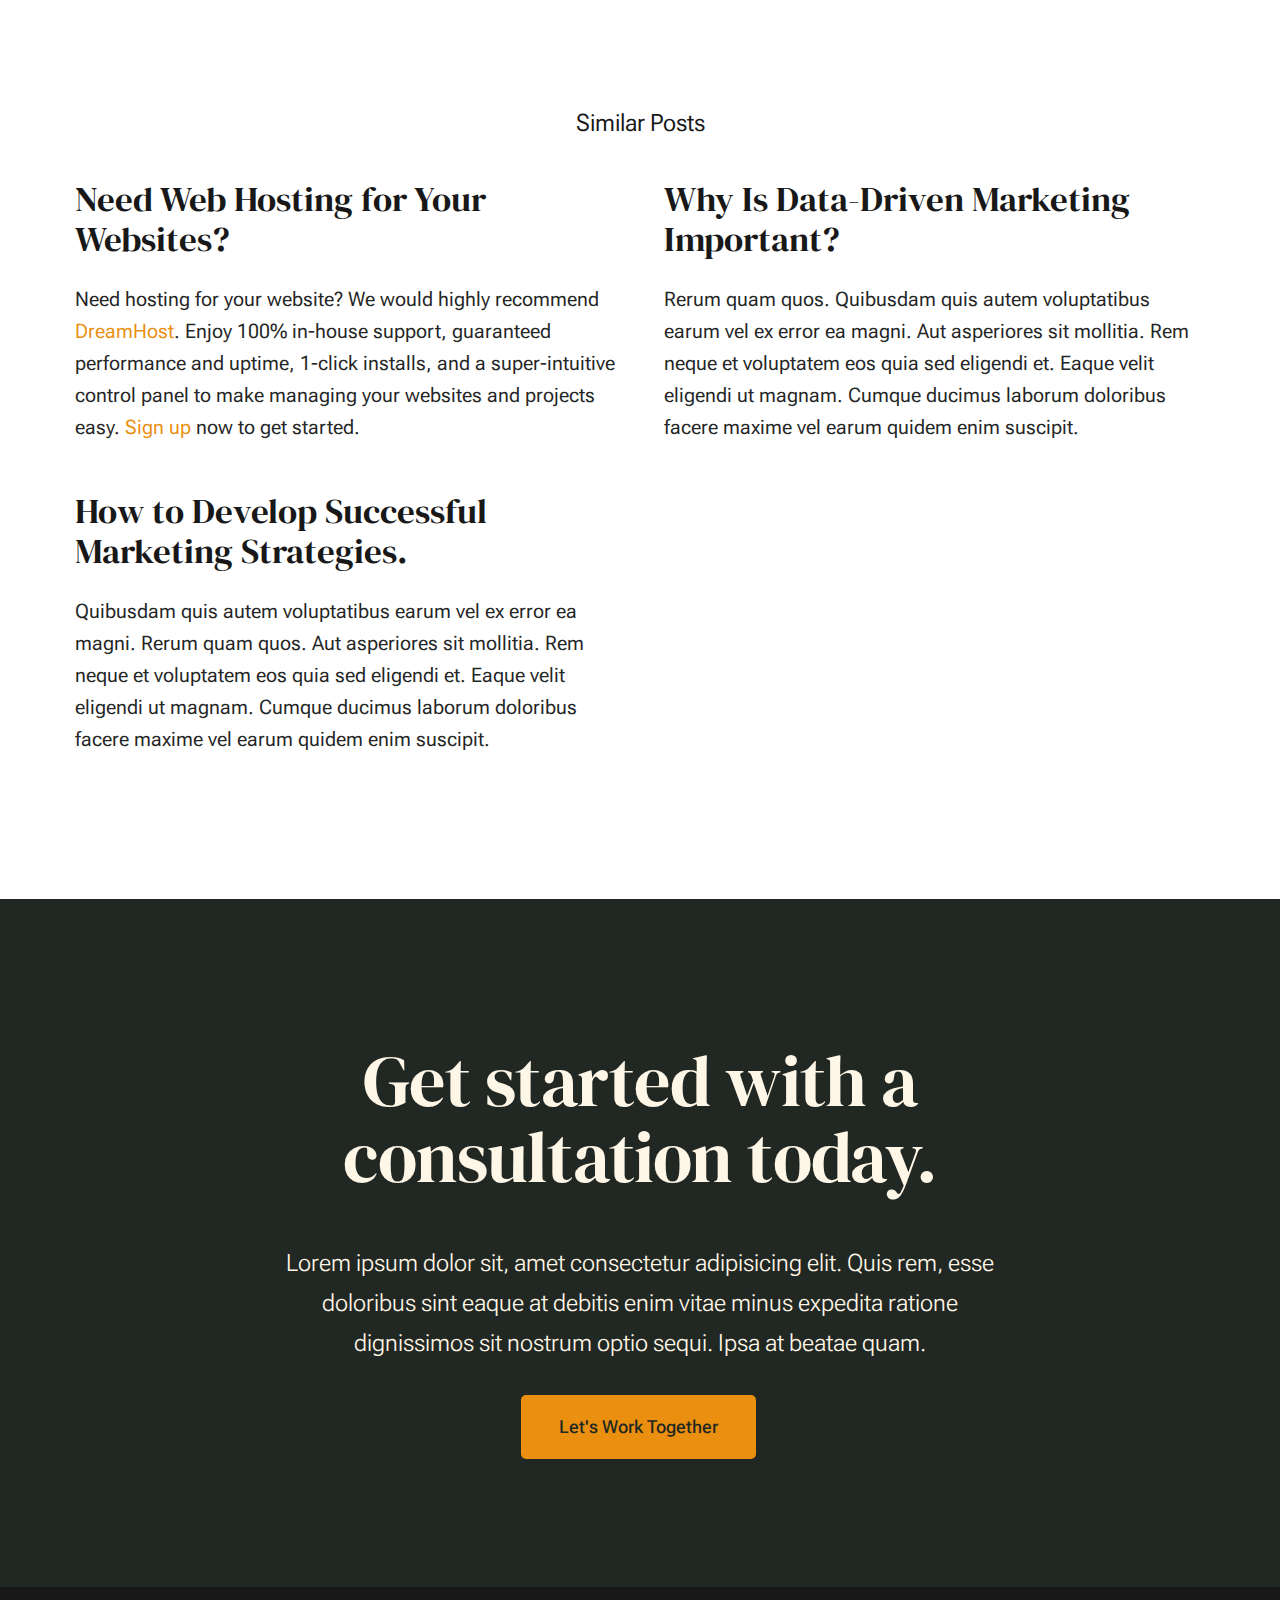
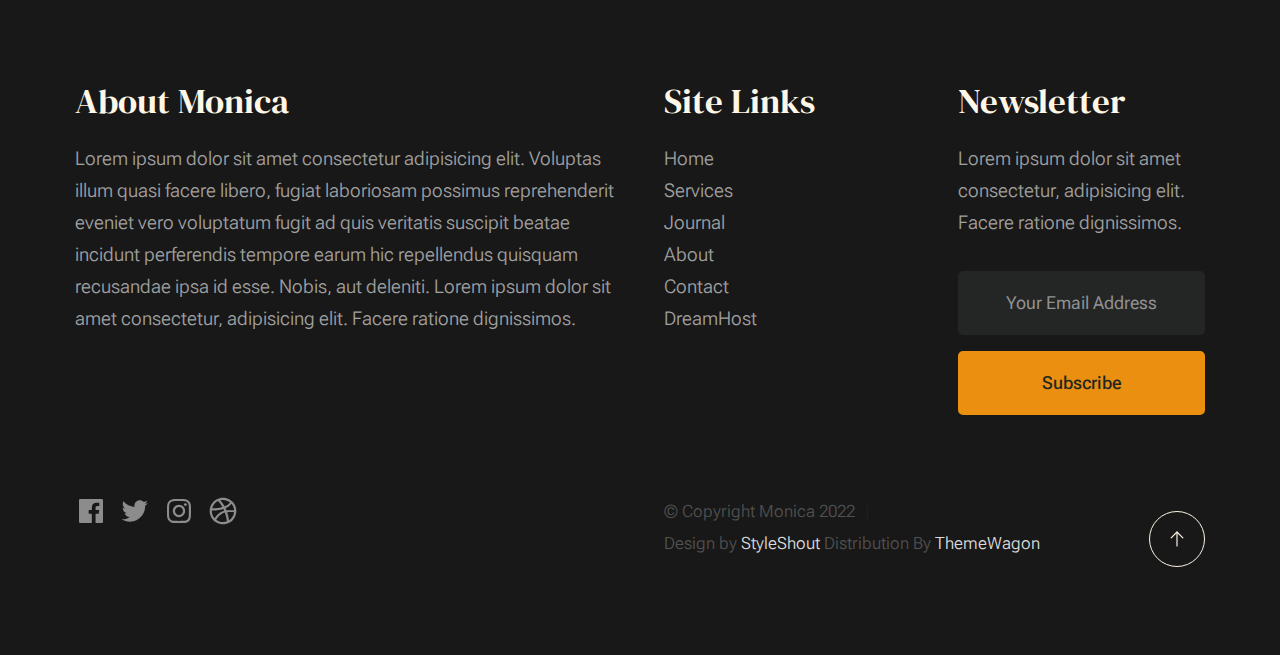
<file: single.html>
<!DOCTYPE html>
<html lang="en" class="no-js" >
<head>

    <!--- basic page needs
    ================================================== -->
    <meta charset="utf-8">
    <meta name="viewport" content="width=device-width, initial-scale=1">
    <title>Single - Monica</title>

    <script>
        document.documentElement.classList.remove('no-js');
        document.documentElement.classList.add('js');
    </script>

    <!-- CSS
    ================================================== -->
    <link rel="stylesheet" href="css/vendor.css">
    <link rel="stylesheet" href="css/styles.css">

    <!-- favicons
    ================================================== -->
    <link rel="apple-touch-icon" sizes="180x180" href="apple-touch-icon.png">
    <link rel="icon" type="image/png" sizes="32x32" href="favicon-32x32.png">
    <link rel="icon" type="image/png" sizes="16x16" href="favicon-16x16.png">
    <link rel="manifest" href="site.webmanifest">

</head>


<body id="top">


    <!-- preloader
    ================================================== -->
    <div id="preloader">
        <div id="loader" class="dots-fade">
            <div></div>
            <div></div>
            <div></div>
        </div>
    </div>


    <!-- page wrap
    ================================================== -->
    <div id="page" class="s-pagewrap">


        <!-- # site header 
        ================================================== -->
        <header class="s-header">

            <div class="row s-header__inner width-sixteen-col">

                <div class="s-header__block">
                    <div class="s-header__logo">
                        <a class="logo" href="index.html">
                            <img src="images/logo.svg" alt="Homepage">
                        </a>
                    </div>

                    <a class="s-header__menu-toggle" href="#0"><span>Menu</span></a>
                </div> <!-- end s-header__block -->

                <nav class="s-header__nav">    
                    <ul class="s-header__menu-links">
                        <li><a href="about.html">About</a></li>
                        <li><a href="services.html">Services</a></li>
                        <li class="current"><a href="blog.html">Journal</a></li>
                        <li><a href="contact.html">Contact</a></li>
                    </ul> <!-- s-header__menu-links -->

                    <div class="s-header__contact">
                        <a href="contact.html" class="btn btn--primary s-header__contact-btn">Let's Work Together</a>
                        
                    </div> <!-- s-header__contact -->    
                </nav> <!-- end s-header__nav -->

            </div> <!-- end s-header__inner -->

        </header> <!-- end s-header -->


        <!-- # site main content
        ================================================== -->
        <article id="content" class="s-content entry">

            <div class="s-pageheader entry__header">
                <div class="row">
                    <div class="column xl-12">

                        <h1 class="entry__title">
                            5 Marketing Productivity Apps for Your Team
                        </h1> <!-- end entry__title -->

                        <div class="entry__meta">
                            <div class="entry__meta-date">
                                <svg width="24" height="24" fill="none" viewBox="0 0 24 24">
                                    <circle cx="12" cy="12" r="7.25" stroke="currentColor" stroke-width="1.5"></circle>
                                    <path stroke="currentColor" stroke-width="1.5" d="M12 8V12L14 14"></path>
                                </svg>
                                December 15, 2022 
                            </div>
                            <div class="entry__meta-cat">
                                <svg width="24" height="24" fill="none" viewBox="0 0 24 24">
                                    <path stroke="currentColor" stroke-linecap="round" stroke-linejoin="round" stroke-width="1.5" d="M19.25 17.25V9.75C19.25 8.64543 18.3546 7.75 17.25 7.75H4.75V17.25C4.75 18.3546 5.64543 19.25 6.75 19.25H17.25C18.3546 19.25 19.25 18.3546 19.25 17.25Z"></path>
                                    <path stroke="currentColor" stroke-linecap="round" stroke-linejoin="round" stroke-width="1.5" d="M13.5 7.5L12.5685 5.7923C12.2181 5.14977 11.5446 4.75 10.8127 4.75H6.75C5.64543 4.75 4.75 5.64543 4.75 6.75V11"></path>
                                </svg>                                      
                                <span class="cat-links">
                                    <a href="blog.html">Productivity</a>
                                    <a href="blog.html">Marketing</a>
                                </span>
                            </div>
                        </div> <!-- end entry__meta -->

                    </div>
                </div>
            </div> <!-- end entry__header --> 

            <div class="s-pagecontent entry__content">

                <div class="row entry__media">
                    <div class="column xl-12">
                        <figure class="featured-image">
                            <img src="images/thumbs/single/standard-1200.jpg" 
                                 srcset="images/thumbs/single/standard-2400.jpg 2400w, 
                                         images/thumbs/single/standard-1200.jpg 1200w, 
                                         images/thumbs/single/standard-600.jpg 600w" sizes="(max-width: 2400px) 100vw, 2400px" alt="">
                        </figure>
                    </div>
                </div> <!-- end entry__media -->

                <div class="row entry__primary width-narrower">
                    <div class="column xl-12"> 

                            <p class="lead">
                            Duis ex ad cupidatat tempor Excepteur cillum cupidatat fugiat nostrud cupidatat dolor 
                            sunt sint sit nisi est eu exercitation incididunt adipisicing veniam velit id fugiat 
                            enim mollit amet anim veniam dolor dolor irure velit commodo cillum sit nulla ullamco 
                            magna amet magna cupidatat qui labore cillum cillum cupidatat fugiat nostrud. </p> 

                            <p class="drop-cap">
                            Eligendi quam at quis. Sit vel neque quam consequuntur expedita quisquam. Incidunt quae 
                            qui error. Rerum non facere mollitia ut magnam laboriosam. Quisquam neque quia ex eligendi 
                            repellat illum quibusdam aut. Architecto quam consequuntur totam ratione reprehenderit est 
                            praesentium impedit maiores incididunt adipisicing veniam velit .
                            </p>
    
                            <p>
                            Duis ex ad cupidatat tempor Excepteur cillum cupidatat fugiat nostrud cupidatat dolor 
                            sunt sint sit nisi est eu exercitation incididunt adipisicing veniam velit id fugiat 
                            enim mollit amet anim veniam dolor dolor irure velit commodo cillum sit nulla ullamco 
                            magna amet magna cupidatat qui labore cillum sit in tempor veniam consequat non laborum 
                            adipisicing aliqua ea nisi sint ut quis proident ullamco ut dolore culpa occaecat ut 
                            laboris in sit minim cupidatat ut dolor voluptate enim veniam consequat occaecat fugiat 
                            in adipisicing in amet Ut nulla nisi non ut enim aliqua laborum mollit quis nostrud sed sed.
                            </p>
            
                            <figure class="alignwide">
                                <img src="images/sample-1200.jpg" 
                                     srcset="images/sample-2400.jpg 2400w, 
                                             images/sample-1200.jpg 1200w, 
                                             images/sample-600.jpg 600w" sizes="(max-width: 2400px) 100vw, 2400px" alt="">
                            </figure>
    
                            <p>
                            Duis ex ad cupidatat tempor Excepteur cillum cupidatat fugiat nostrud cupidatat dolor 
                            sunt sint sit nisi est eu exercitation incididunt adipisicing veniam velit id fugiat 
                            enim mollit amet anim veniam dolor dolor irure velit commodo cillum sit nulla ullamco 
                            magna amet magna cupidatat qui labore cillum sit in tempor veniam consequat non laborum 
                            adipisicing aliqua ea nisi sint ut quis proident ullamco ut dolore culpa occaecat ut 
                            laboris in sit minim cupidatat ut dolor voluptate enim veniam consequat occaecat fugiat 
                            in adipisicing in amet Ut nulla nisi non ut enim aliqua laborum mollit quis nostrud sed sed.
                            </p>
    
                            <h2>Large Heading</h2>
        
                            <p>
                            Harum quidem rerum facilis est et expedita distinctio. Nam libero tempore, cum soluta 
                            nobis est eligendi optio cumque nihil impedit quo minus <a href="http://#">omnis voluptas assumenda est</a> 
                            id quod maxime placeat facere possimus, omnis dolor repellendus. Temporibus autem quibusdam et 
                            aut officiis debitis aut rerum necessitatibus saepe eveniet ut et.</p>
    
                            <blockquote>
                                <p>
                                For God so loved the world, that he gave his only Son, that whoever believes in 
                                him should not perish but have eternal life. For God did not send his Son into 
                                the world to condemn the world, but in order that the world might be 
                                saved through him.
                                </p>
                                <cite>John 3:16-17 ESV</cite>
                            </blockquote>
    
                            <p>
                            Odio dignissimos ducimus qui blanditiis praesentium voluptatum deleniti atque corrupti dolores 
                            et quas molestias excepturi sint occaecati cupiditate non provident, similique sunt in culpa. 
                            Aenean eu leo quam. Pellentesque ornare sem lacinia quam venenatis vestibulum. Nulla vitae elit 
                            libero, a pharetra augue laboris in sit minim cupidatat ut dolor voluptate enim veniam consequat 
                            occaecat fugiat in adipisicing in amet Ut nulla nisi non ut enim aliqua laborum mollit quis nostrud sed sed..</p>
    
                            <h3>Smaller Heading</h3>
    
                            <p>
                            Quidem rerum facilis est et expedita distinctio. Nam libero tempore, cum soluta nobis est 
                            eligendi optio cumque nihil impedit quo minus id quod maxime placeat facere possimus, omnis voluptas 
                            assumenda est, omnis dolor repellendus.
                            </p>
    
                            <p>
                            Quidem rerum facilis est et expedita distinctio. Nam libero tempore, cum soluta nobis est 
                            eligendi optio cumque nihil impedit quo minus id quod maxime placeat facere possimus, omnis voluptas 
                            assumenda est, omnis dolor repellendus.
                            </p>
                                    
                            <p>
                            Odio dignissimos ducimus qui blanditiis praesentium voluptatum deleniti atque corrupti dolores et 
                            quas molestias excepturi sint occaecati cupiditate non provident, similique sunt in culpa.</p>
    
                            <ul>
                                <li>Donec nulla non metus auctor fringilla.
                                    <ul>
                                        <li>Lorem ipsum dolor sit amet.</li>
                                        <li>Lorem ipsum dolor sit amet.</li>
                                        <li>Lorem ipsum dolor sit amet.</li>
                                    </ul>
                                </li>
                                <li>Donec nulla non metus auctor fringilla.</li>
                                <li>Donec nulla non metus auctor fringilla.</li>
                            </ul>
    
                            <p>
                            Odio dignissimos ducimus qui blanditiis praesentium voluptatum deleniti atque corrupti dolores et quas 
                            molestias excepturi sint occaecati cupiditate non provident, similique sunt in culpa. Aenean eu leo quam. 
                            Pellentesque ornare sem lacinia quam venenatis vestibulum. Nulla vitae elit libero, a pharetra augue 
                            laboris in sit minim cupidatat ut dolor voluptate enim veniam consequat occaecat fugiat in adipisicing 
                            in amet Ut nulla nisi non ut enim aliqua laborum mollit quis nostrud sed sed.
                            </p>        

                            <div class="post-nav">
                                <div class="post-nav__prev">
                                    <a href="single-standard.html" rel="prev">
                                        <span>Prev</span>
                                        5 Effective Web Design Principles. 
                                    </a>
                                </div>
                                <div class="post-nav__next">
                                    <a href="single-standard.html" rel="next">
                                        <span>Next</span>
                                        How to Determine the Reach of Your Campaign
                                    </a>
                                </div>
                            </div> <!-- end post-nav -->                                                   
                   
                    </div> <!-- end column-->
                </div> <!-- end entry__primary -->    
                
                <div class="row related-posts">
                    <div class="column xl-12">

                        <h4 class="text-center">Similar Posts</h4>

                        <div class="grid-list-items">
                
                            <div class="grid-list-items__item blog-card">
                                <div class="blog-card__header">
                                    <h3 class="blog-card__title"><a href="https://www.dreamhost.com/r.cgi?287326">Need Web Hosting for Your Websites?</a></h3>
                                </div>
                                <div class="blog-card__text">
                                    <p>
                                    Need hosting for your website? We would highly recommend <a href="https://www.dreamhost.com/r.cgi?287326">DreamHost</a>.
                                    Enjoy 100% in-house support, guaranteed performance and uptime, 1-click installs, and a super-intuitive control 
                                    panel to make managing your websites and projects easy. <a href="https://www.dreamhost.com/r.cgi?287326">Sign up</a> now to get started.
                                    </p>
                                </div>
                            </div> <!-- end blog-card -->
                            <div class="grid-list-items__item blog-card">
                                <div class="blog-card__header">
                                    <h3 class="blog-card__title"><a href="single.html">Why Is Data-Driven Marketing Important?</a></h3>
                                </div>
                                <div class="blog-card__text">
                                    <p>
                                    Rerum quam quos. Quibusdam quis autem voluptatibus earum vel ex error ea magni. Aut asperiores 
                                    sit mollitia. Rem neque et voluptatem eos quia sed eligendi et. Eaque velit eligendi ut 
                                    magnam. Cumque ducimus laborum doloribus facere maxime vel earum quidem enim suscipit.
                                    </p>
                                </div>
                            </div> <!-- end blog-card -->
                            <div class="grid-list-items__item blog-card">
                                <div class="blog-card__header">
                                    <h3 class="blog-card__title"><a href="single.html">How to Develop Successful Marketing Strategies.</a></h3>
                                </div>
                                <div class="blog-card__text">
                                    <p>
                                    Quibusdam quis autem voluptatibus earum vel ex error ea magni. Rerum quam quos. Aut asperiores 
                                    sit mollitia. Rem neque et voluptatem eos quia sed eligendi et. Eaque velit eligendi ut 
                                    magnam. Cumque ducimus laborum doloribus facere maxime vel earum quidem enim suscipit.
                                    </p>
                                </div>
                            </div> <!-- end blog card -->
                        
                        </div> <!-- end grid-list-items -->
                          
                    </div> <!-- end column -->
                </div> <!-- end related-posts --> 

            </div> <!-- end entry__content -->

        </article> <!-- s-content entry-->
        

        <!-- # cta
        ================================================== -->
        <section id="cta" class="s-cta">

            <div class="row row-x-center text-center">
                <div class="column xl-8 lg-12">

                    <div class="s-cta__content">
                        <h2 class="text-display-title">
                        Get started with a consultation today.
                        </h2>
                        <p class="lead">
                        Lorem ipsum dolor sit, amet consectetur adipisicing elit. Quis rem, esse doloribus sint eaque at debitis enim vitae minus expedita ratione dignissimos sit nostrum optio sequi. Ipsa at beatae quam.
                        </p>
                        <a href="contact.html" class="btn btn--primary">Let's Work Together</a>
                    </div>

                </div>
            </div>

        </section> <!-- end s-cta -->


        <!-- # footer 
        ================================================== -->
        <footer class="s-footer">
            <div class="row s-footer__content">
                <div class="column xl-6 lg-6 md-12 s-footer__block s-footer__about">                    
                    <h3>About Monica</h3>
                    <p>
                    Lorem ipsum dolor sit amet consectetur adipisicing elit. Voluptas illum quasi facere libero, 
                    fugiat laboriosam possimus reprehenderit eveniet vero voluptatum fugit ad quis veritatis suscipit beatae 
                    incidunt perferendis tempore earum hic repellendus quisquam recusandae ipsa id esse. Nobis, aut deleniti.
                    Lorem ipsum dolor sit amet consectetur, adipisicing elit. Facere ratione dignissimos.
                    </p>               
                </div>                
                <div class="column xl-3 lg-6 md-12 s-footer__block s-footer__site-links">
                    <h3>Site Links</h3>
                    <ul class="link-list">
                        <li><a href="index.html">Home</a></li>
                        <li><a href="services.html">Services</a></li>
                        <li><a href="blog.html">Journal</a></li>
                        <li><a href="about.html">About</a></li>
                        <li><a href="contact.html">Contact</a></li>
                        <li><a href="https://www.dreamhost.com/r.cgi?287326">DreamHost</a></li>
                    </ul>
                </div>
                <div class="column xl-3 lg-6 md-12 tab-12 s-footer__block s-footer__newsletter">
                    <h3>Newsletter</h3>

                    <p>
                    Lorem ipsum dolor sit amet consectetur, adipisicing elit. Facere ratione dignissimos.
                    </p>

                    <div class="subscribe-form">
                        <form id="mc-form" class="mc-form">
                            <input type="email" name="EMAIL" id="mce-EMAIL" class="u-fullwidth text-center" placeholder="Your Email Address" title="The domain portion of the email address is invalid (the portion after the @)." pattern="^([^\x00-\x20\x22\x28\x29\x2c\x2e\x3a-\x3c\x3e\x40\x5b-\x5d\x7f-\xff]+|\x22([^\x0d\x22\x5c\x80-\xff]|\x5c[\x00-\x7f])*\x22)(\x2e([^\x00-\x20\x22\x28\x29\x2c\x2e\x3a-\x3c\x3e\x40\x5b-\x5d\x7f-\xff]+|\x22([^\x0d\x22\x5c\x80-\xff]|\x5c[\x00-\x7f])*\x22))*\x40([^\x00-\x20\x22\x28\x29\x2c\x2e\x3a-\x3c\x3e\x40\x5b-\x5d\x7f-\xff]+|\x5b([^\x0d\x5b-\x5d\x80-\xff]|\x5c[\x00-\x7f])*\x5d)(\x2e([^\x00-\x20\x22\x28\x29\x2c\x2e\x3a-\x3c\x3e\x40\x5b-\x5d\x7f-\xff]+|\x5b([^\x0d\x5b-\x5d\x80-\xff]|\x5c[\x00-\x7f])*\x5d))*(\.\w{2,})+$" required>
                            <input type="submit" name="subscribe" value="Subscribe" class="btn btn--primary btn--small u-fullwidth">
                            <!-- <div style="position: absolute; left: -5000px;" aria-hidden="true"><input type="text" name="b_cdb7b577e41181934ed6a6a44_9a91cfe7b3" tabindex="-1" value=""></div> -->
                            <div class="mc-status"></div>
                        </form>
                    </div>
                </div>
            </div>    
            
            <div class="row s-footer__bottom">
                <div class="column xl-6 lg-12">
                    <ul class="s-footer__social social-list">
                        <li>
                            <a href="#0">
                                <svg xmlns="http://www.w3.org/2000/svg" width="24" height="24" viewBox="0 0 24 24" style="fill:rgba(0, 0, 0, 1);transform:;-ms-filter:"><path d="M20,3H4C3.447,3,3,3.448,3,4v16c0,0.552,0.447,1,1,1h8.615v-6.96h-2.338v-2.725h2.338v-2c0-2.325,1.42-3.592,3.5-3.592 c0.699-0.002,1.399,0.034,2.095,0.107v2.42h-1.435c-1.128,0-1.348,0.538-1.348,1.325v1.735h2.697l-0.35,2.725h-2.348V21H20 c0.553,0,1-0.448,1-1V4C21,3.448,20.553,3,20,3z"></path></svg>
                                <span class="u-screen-reader-text">Facebook</span>
                            </a>
                        </li>
                        <li>
                            <a href="#0">
                                <svg xmlns="http://www.w3.org/2000/svg" width="24" height="24" viewBox="0 0 24 24" style="fill:rgba(0, 0, 0, 1);transform:;-ms-filter:"><path d="M19.633,7.997c0.013,0.175,0.013,0.349,0.013,0.523c0,5.325-4.053,11.461-11.46,11.461c-2.282,0-4.402-0.661-6.186-1.809 c0.324,0.037,0.636,0.05,0.973,0.05c1.883,0,3.616-0.636,5.001-1.721c-1.771-0.037-3.255-1.197-3.767-2.793 c0.249,0.037,0.499,0.062,0.761,0.062c0.361,0,0.724-0.05,1.061-0.137c-1.847-0.374-3.23-1.995-3.23-3.953v-0.05 c0.537,0.299,1.16,0.486,1.82,0.511C3.534,9.419,2.823,8.184,2.823,6.787c0-0.748,0.199-1.434,0.548-2.032 c1.983,2.443,4.964,4.04,8.306,4.215c-0.062-0.3-0.1-0.611-0.1-0.923c0-2.22,1.796-4.028,4.028-4.028 c1.16,0,2.207,0.486,2.943,1.272c0.91-0.175,1.782-0.512,2.556-0.973c-0.299,0.935-0.936,1.721-1.771,2.22 c0.811-0.088,1.597-0.312,2.319-0.624C21.104,6.712,20.419,7.423,19.633,7.997z"></path></svg>
                                <span class="u-screen-reader-text">Twitter</span>
                            </a>
                        </li>
                        <li>
                            <a href="#0">
                                <svg xmlns="http://www.w3.org/2000/svg" width="24" height="24" viewBox="0 0 24 24" style="fill:rgba(0, 0, 0, 1);transform:;-ms-filter:"><path d="M11.999,7.377c-2.554,0-4.623,2.07-4.623,4.623c0,2.554,2.069,4.624,4.623,4.624c2.552,0,4.623-2.07,4.623-4.624 C16.622,9.447,14.551,7.377,11.999,7.377L11.999,7.377z M11.999,15.004c-1.659,0-3.004-1.345-3.004-3.003 c0-1.659,1.345-3.003,3.004-3.003s3.002,1.344,3.002,3.003C15.001,13.659,13.658,15.004,11.999,15.004L11.999,15.004z"></path><circle cx="16.806" cy="7.207" r="1.078"></circle><path d="M20.533,6.111c-0.469-1.209-1.424-2.165-2.633-2.632c-0.699-0.263-1.438-0.404-2.186-0.42 c-0.963-0.042-1.268-0.054-3.71-0.054s-2.755,0-3.71,0.054C7.548,3.074,6.809,3.215,6.11,3.479C4.9,3.946,3.945,4.902,3.477,6.111 c-0.263,0.7-0.404,1.438-0.419,2.186c-0.043,0.962-0.056,1.267-0.056,3.71c0,2.442,0,2.753,0.056,3.71 c0.015,0.748,0.156,1.486,0.419,2.187c0.469,1.208,1.424,2.164,2.634,2.632c0.696,0.272,1.435,0.426,2.185,0.45 c0.963,0.042,1.268,0.055,3.71,0.055s2.755,0,3.71-0.055c0.747-0.015,1.486-0.157,2.186-0.419c1.209-0.469,2.164-1.424,2.633-2.633 c0.263-0.7,0.404-1.438,0.419-2.186c0.043-0.962,0.056-1.267,0.056-3.71s0-2.753-0.056-3.71C20.941,7.57,20.801,6.819,20.533,6.111z M19.315,15.643c-0.007,0.576-0.111,1.147-0.311,1.688c-0.305,0.787-0.926,1.409-1.712,1.711c-0.535,0.199-1.099,0.303-1.67,0.311 c-0.95,0.044-1.218,0.055-3.654,0.055c-2.438,0-2.687,0-3.655-0.055c-0.569-0.007-1.135-0.112-1.669-0.311 c-0.789-0.301-1.414-0.923-1.719-1.711c-0.196-0.534-0.302-1.099-0.311-1.669c-0.043-0.95-0.053-1.218-0.053-3.654 c0-2.437,0-2.686,0.053-3.655c0.007-0.576,0.111-1.146,0.311-1.687c0.305-0.789,0.93-1.41,1.719-1.712 c0.534-0.198,1.1-0.303,1.669-0.311c0.951-0.043,1.218-0.055,3.655-0.055c2.437,0,2.687,0,3.654,0.055 c0.571,0.007,1.135,0.112,1.67,0.311c0.786,0.303,1.407,0.925,1.712,1.712c0.196,0.534,0.302,1.099,0.311,1.669 c0.043,0.951,0.054,1.218,0.054,3.655c0,2.436,0,2.698-0.043,3.654H19.315z"></path></svg>
                                <span class="u-screen-reader-text">Instagram</span>
                            </a>
                        </li>
                        <li>
                            <a href="#0">
                                <svg xmlns="http://www.w3.org/2000/svg" width="24" height="24" viewBox="0 0 24 24" style="fill: rgba(0, 0, 0, 1);transform: ;msFilter:;"><path d="M20.66 6.98a9.932 9.932 0 0 0-3.641-3.64C15.486 2.447 13.813 2 12 2s-3.486.447-5.02 1.34c-1.533.893-2.747 2.107-3.64 3.64S2 10.187 2 12s.446 3.487 1.34 5.02a9.924 9.924 0 0 0 3.641 3.64C8.514 21.553 10.187 22 12 22s3.486-.447 5.02-1.34a9.932 9.932 0 0 0 3.641-3.64C21.554 15.487 22 13.813 22 12s-.446-3.487-1.34-5.02zM12 3.66c2 0 3.772.64 5.32 1.919-.92 1.174-2.286 2.14-4.1 2.9-1.002-1.813-2.088-3.327-3.261-4.54A7.715 7.715 0 0 1 12 3.66zM5.51 6.8a8.116 8.116 0 0 1 2.711-2.22c1.212 1.201 2.325 2.7 3.34 4.5-2 .6-4.114.9-6.341.9-.573 0-1.006-.013-1.3-.04A8.549 8.549 0 0 1 5.51 6.8zM3.66 12c0-.054.003-.12.01-.2.007-.08.01-.146.01-.2.254.014.641.02 1.161.02 2.666 0 5.146-.367 7.439-1.1.187.373.381.793.58 1.26-1.32.293-2.674 1.006-4.061 2.14S6.4 16.247 5.76 17.5c-1.4-1.587-2.1-3.42-2.1-5.5zM12 20.34c-1.894 0-3.594-.587-5.101-1.759.601-1.187 1.524-2.322 2.771-3.401 1.246-1.08 2.483-1.753 3.71-2.02a29.441 29.441 0 0 1 1.56 6.62 8.166 8.166 0 0 1-2.94.56zm7.08-3.96a8.351 8.351 0 0 1-2.58 2.621c-.24-2.08-.7-4.107-1.379-6.081.932-.066 1.765-.1 2.5-.1.799 0 1.686.034 2.659.1a8.098 8.098 0 0 1-1.2 3.46zm-1.24-5c-1.16 0-2.233.047-3.22.14a27.053 27.053 0 0 0-.68-1.62c2.066-.906 3.532-2.006 4.399-3.3 1.2 1.414 1.854 3.027 1.96 4.84-.812-.04-1.632-.06-2.459-.06z"></path></svg>
                                <span class="u-screen-reader-text">Dribbble</span>
                            </a>
                        </li>
                    </ul> <!-- end s-footer__social -->
                </div>
                <div class="column xl-6 lg-12">
                    <p class="ss-copyright">
                        <span>© Copyright Monica 2022</span> 
                        <span>Design by <a href="https://www.styleshout.com/">StyleShout</a> Distribution By <a href="https://themewagon.com">ThemeWagon</a></span>
                    </p>
                </div>

                <div class="ss-go-top">
                    <a class="smoothscroll" title="Back to Top" href="#top">
                        <svg xmlns="http://www.w3.org/2000/svg" viewBox="0 0 24 24" width="36" height="36" fill="none" stroke="#ffffff" stroke-width="1" stroke-linecap="round" stroke-linejoin="round">&lt;!--!  Atomicons Free 1.00 by @atisalab License - https://atomicons.com/license/ (Icons: CC BY 4.0) Copyright 2021 Atomicons --&gt;<polyline points="17 11 12 6 7 11"></polyline><line x1="12" y1="18" x2="12" y2="6"></line></svg>
                    </a>
                </div> <!-- end ss-go-top -->
            </div>
            
        </footer> <!-- end s-footer -->

    </div> <!-- end page-wrap -->

    <!-- Java Script
    ================================================== -->
    <script src="js/plugins.js"></script>
    <script src="js/main.js"></script>

</body>
</html>
</file>
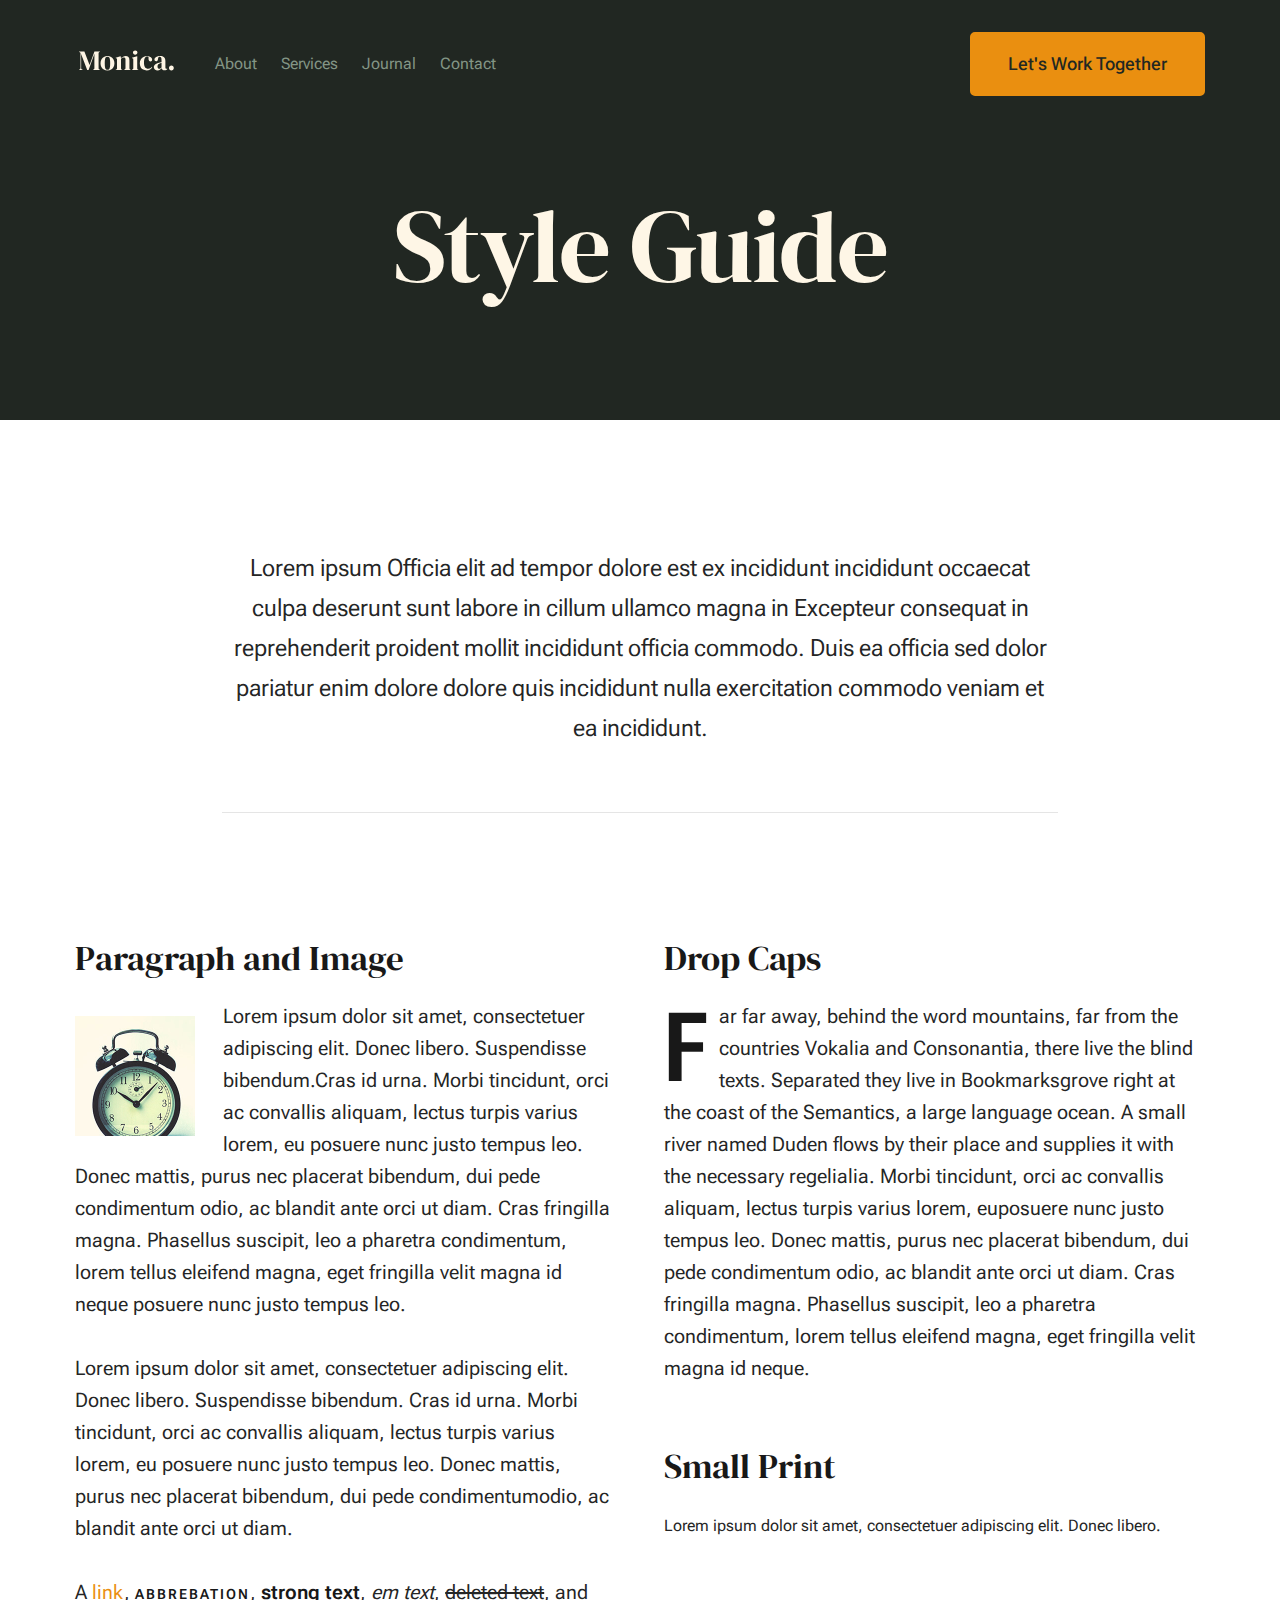
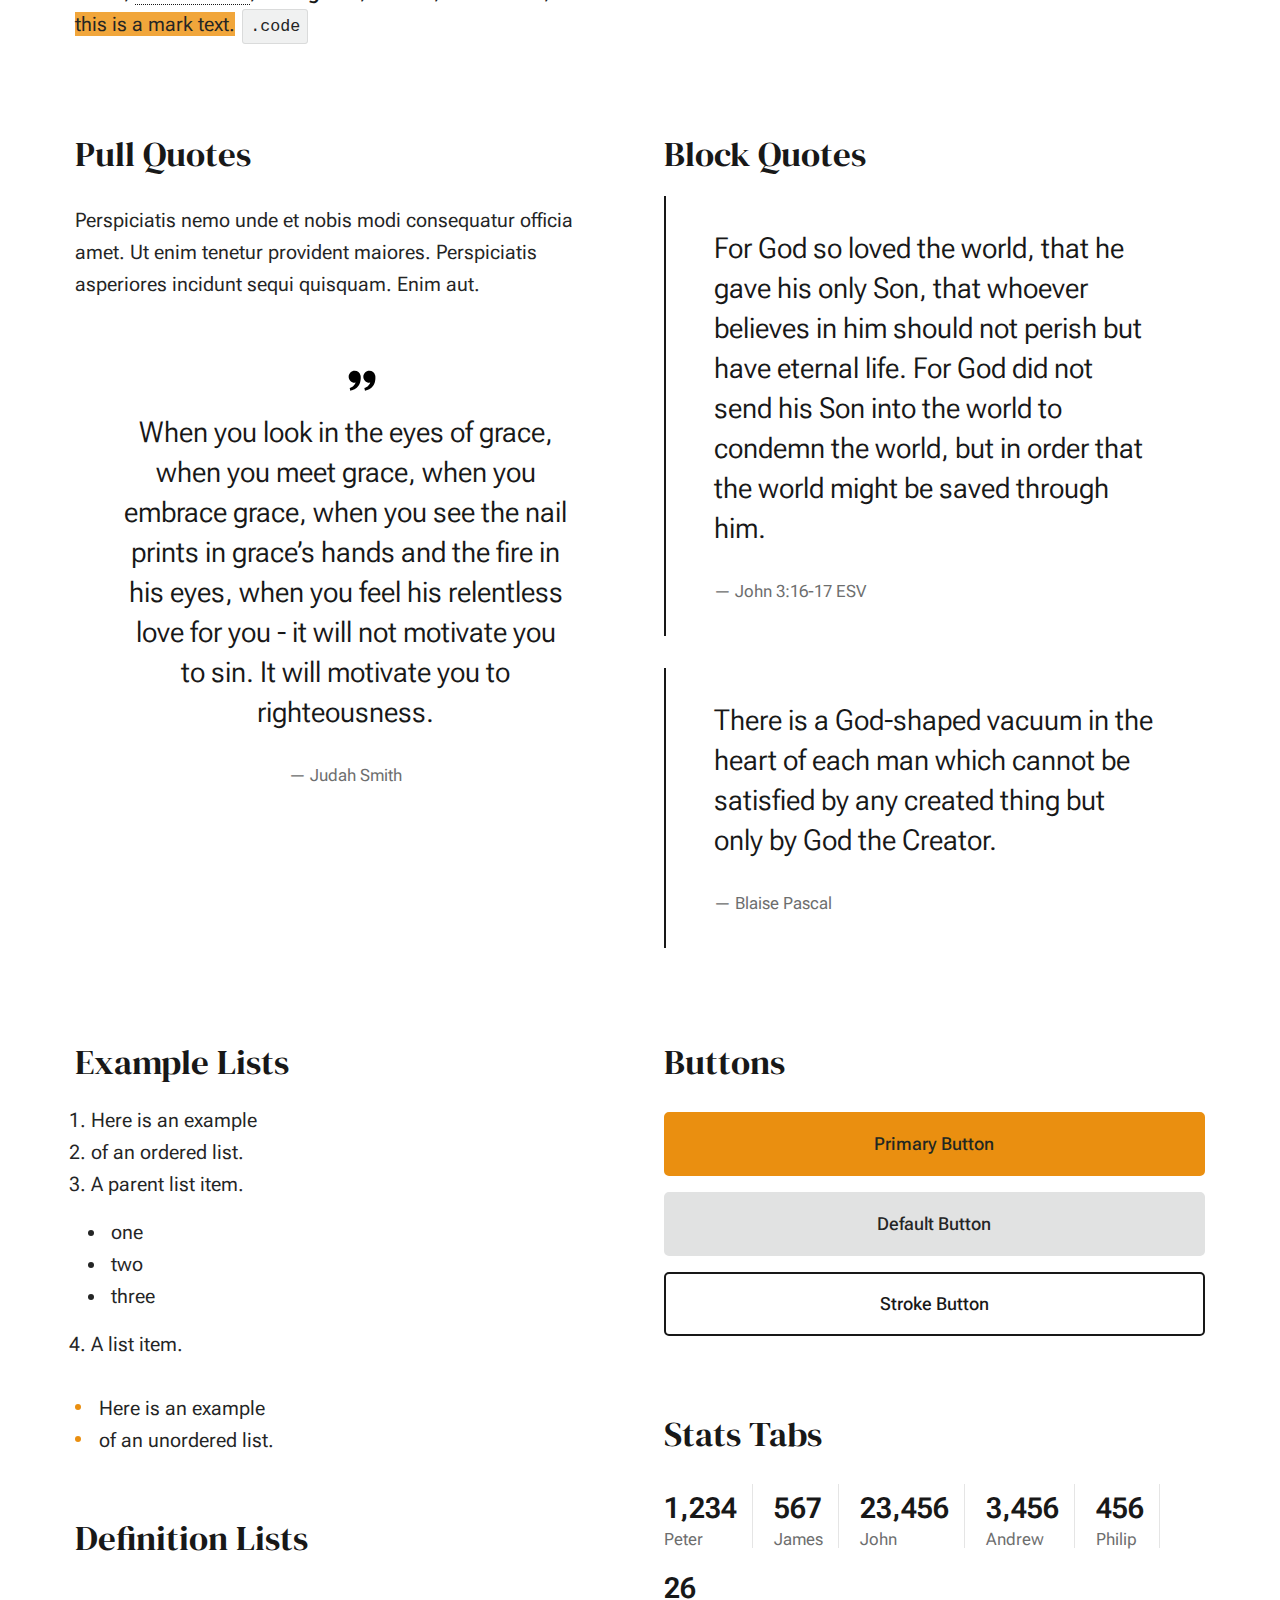
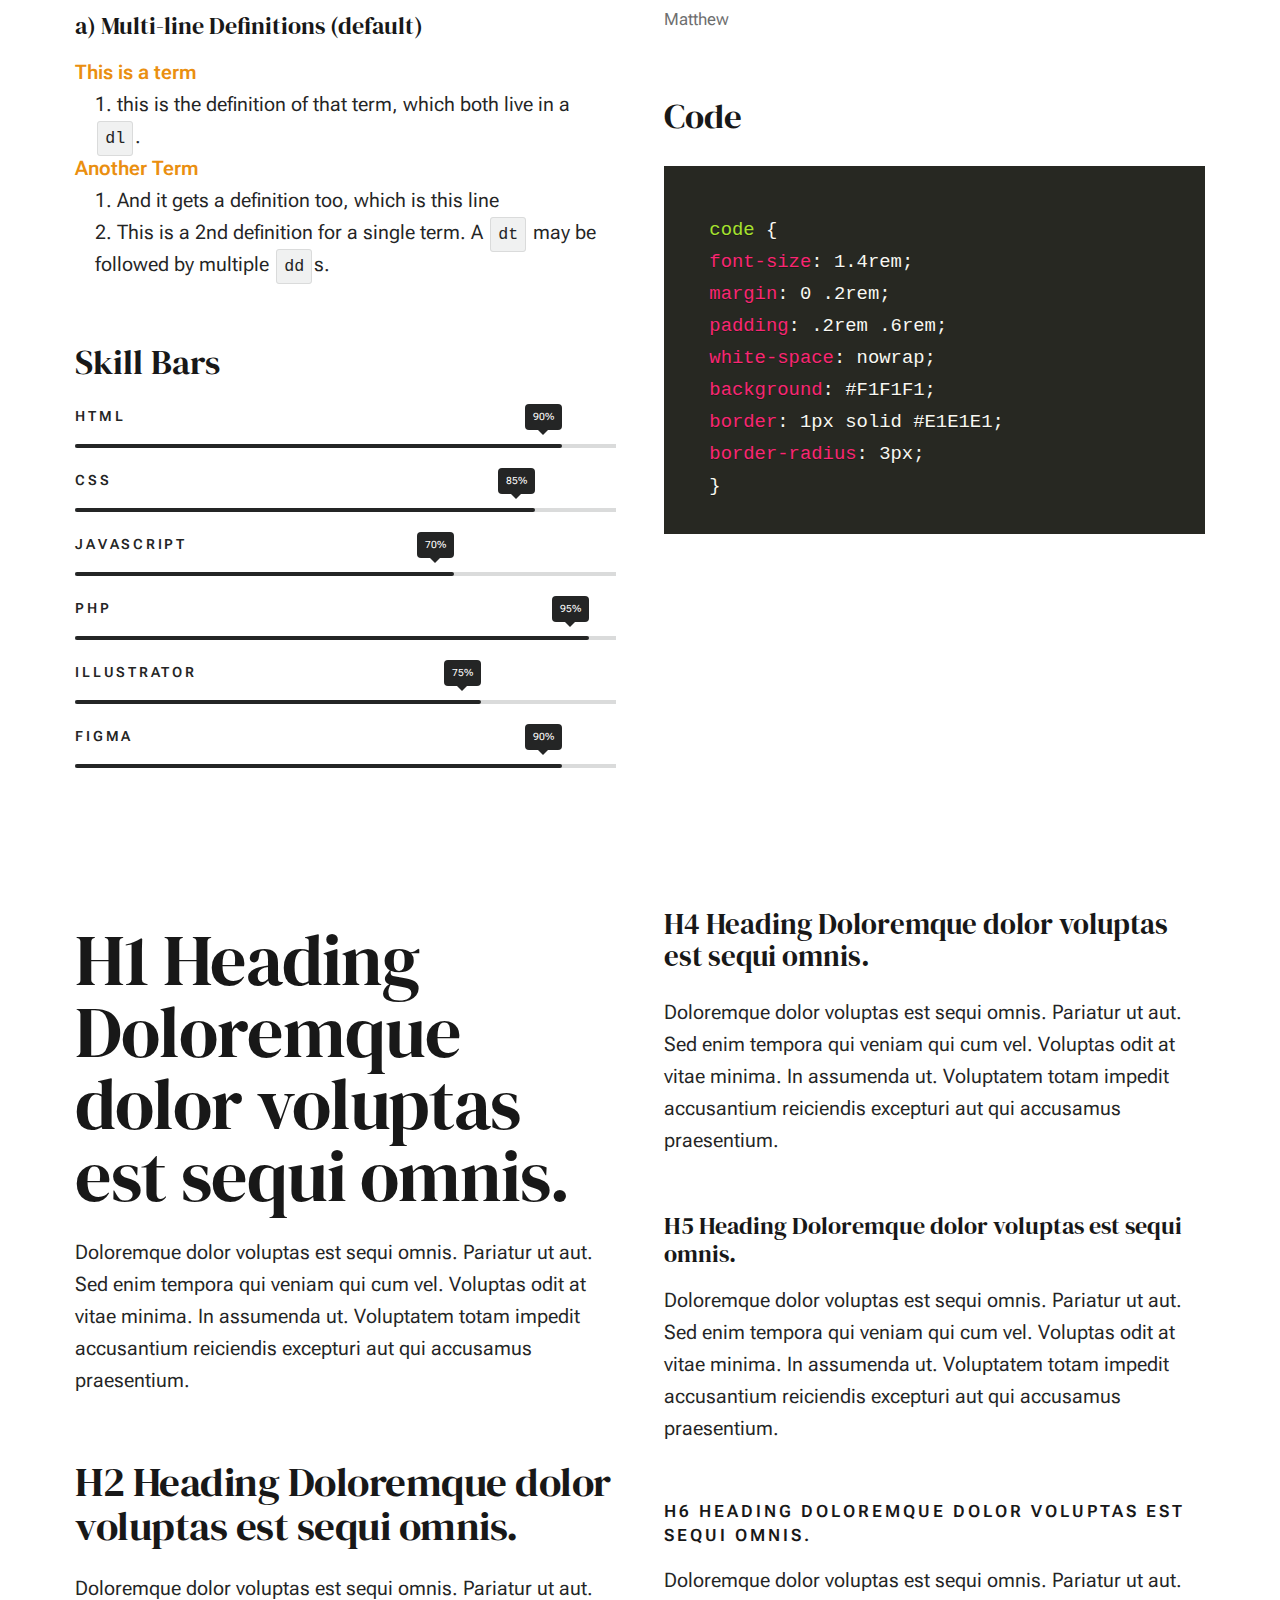
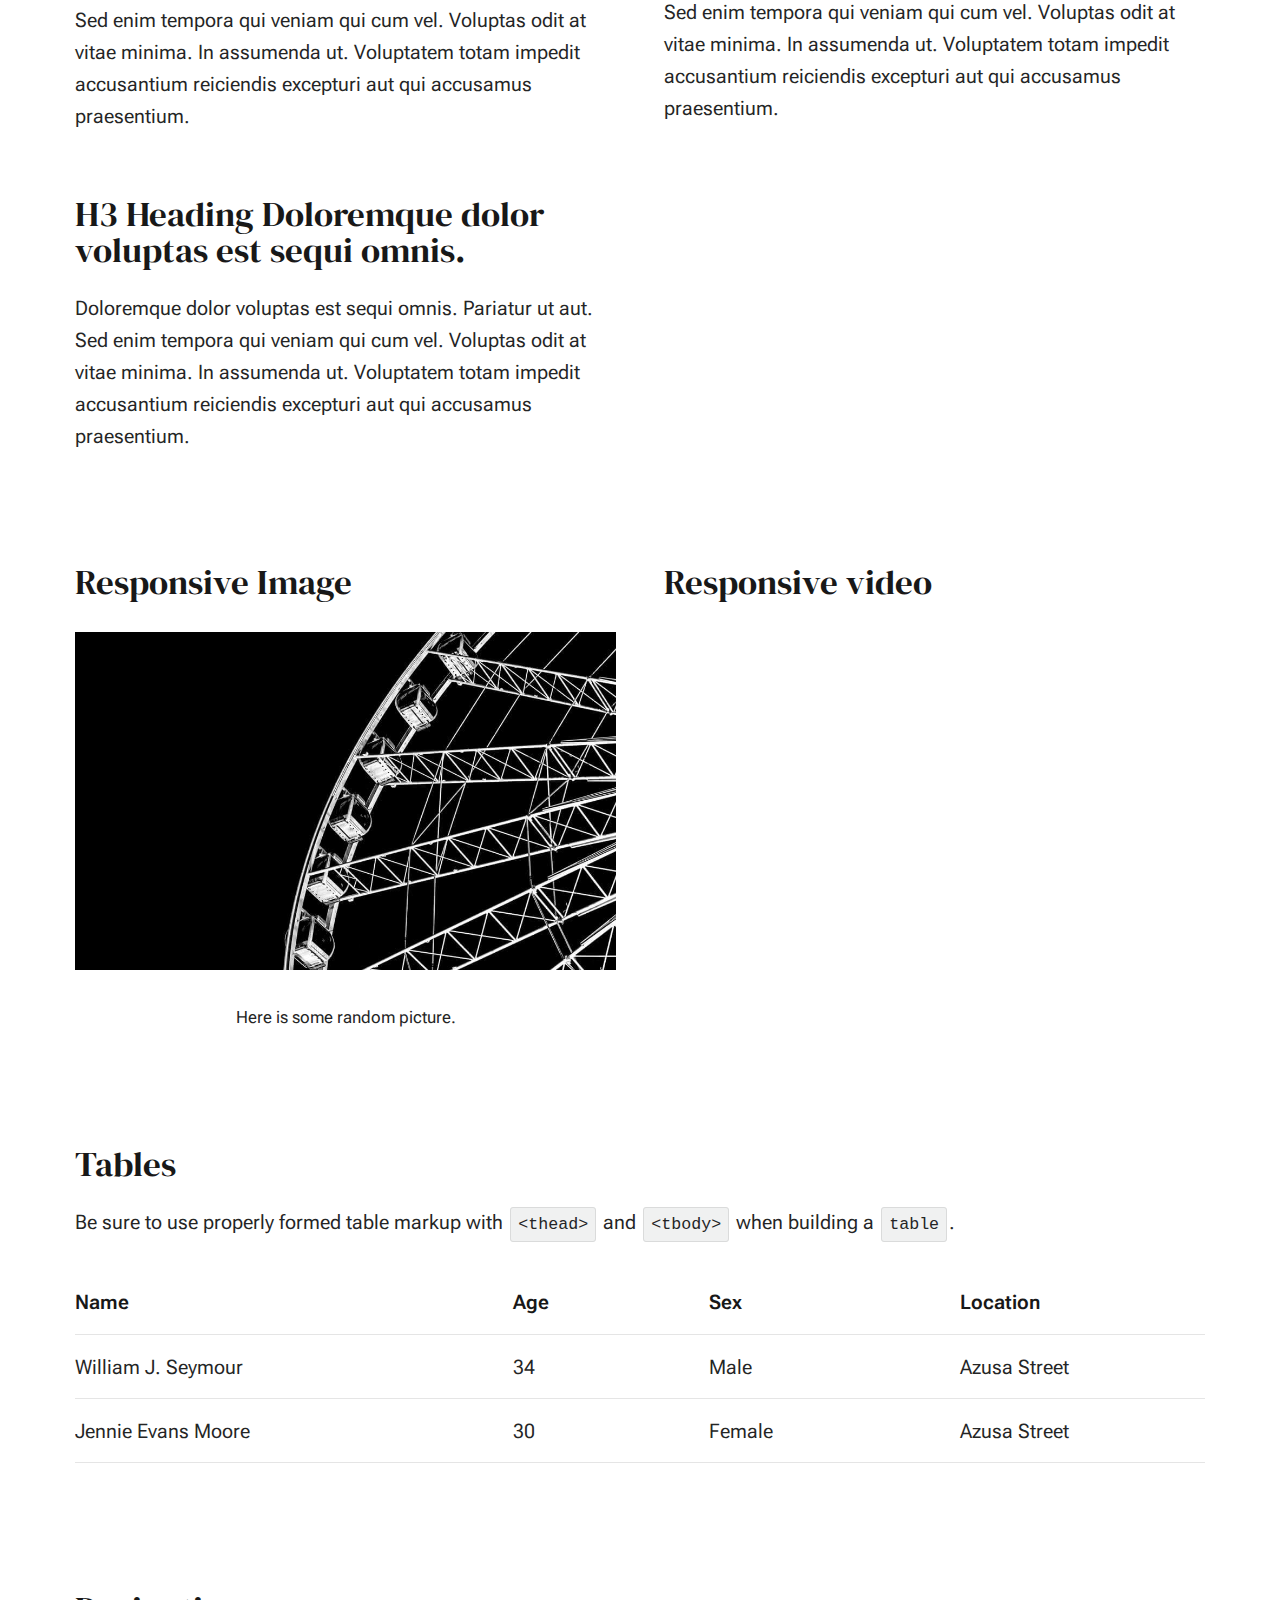
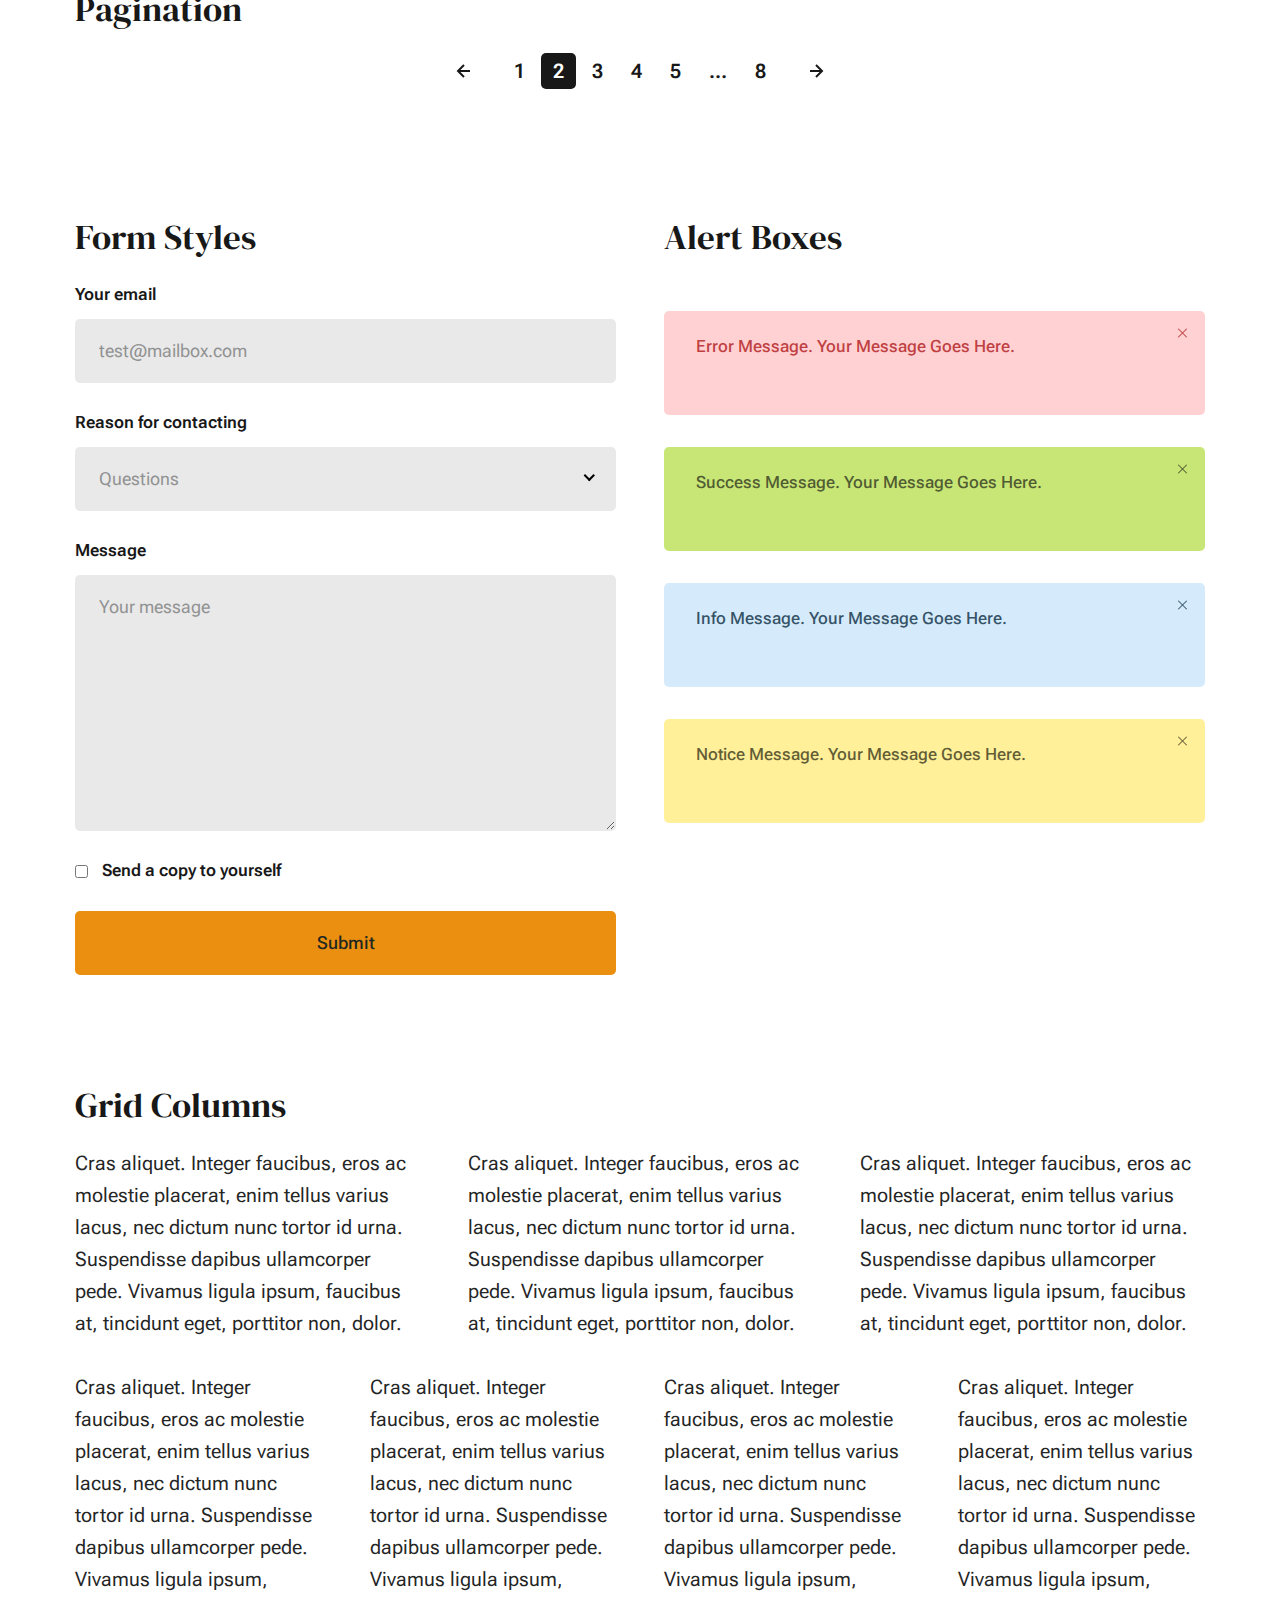
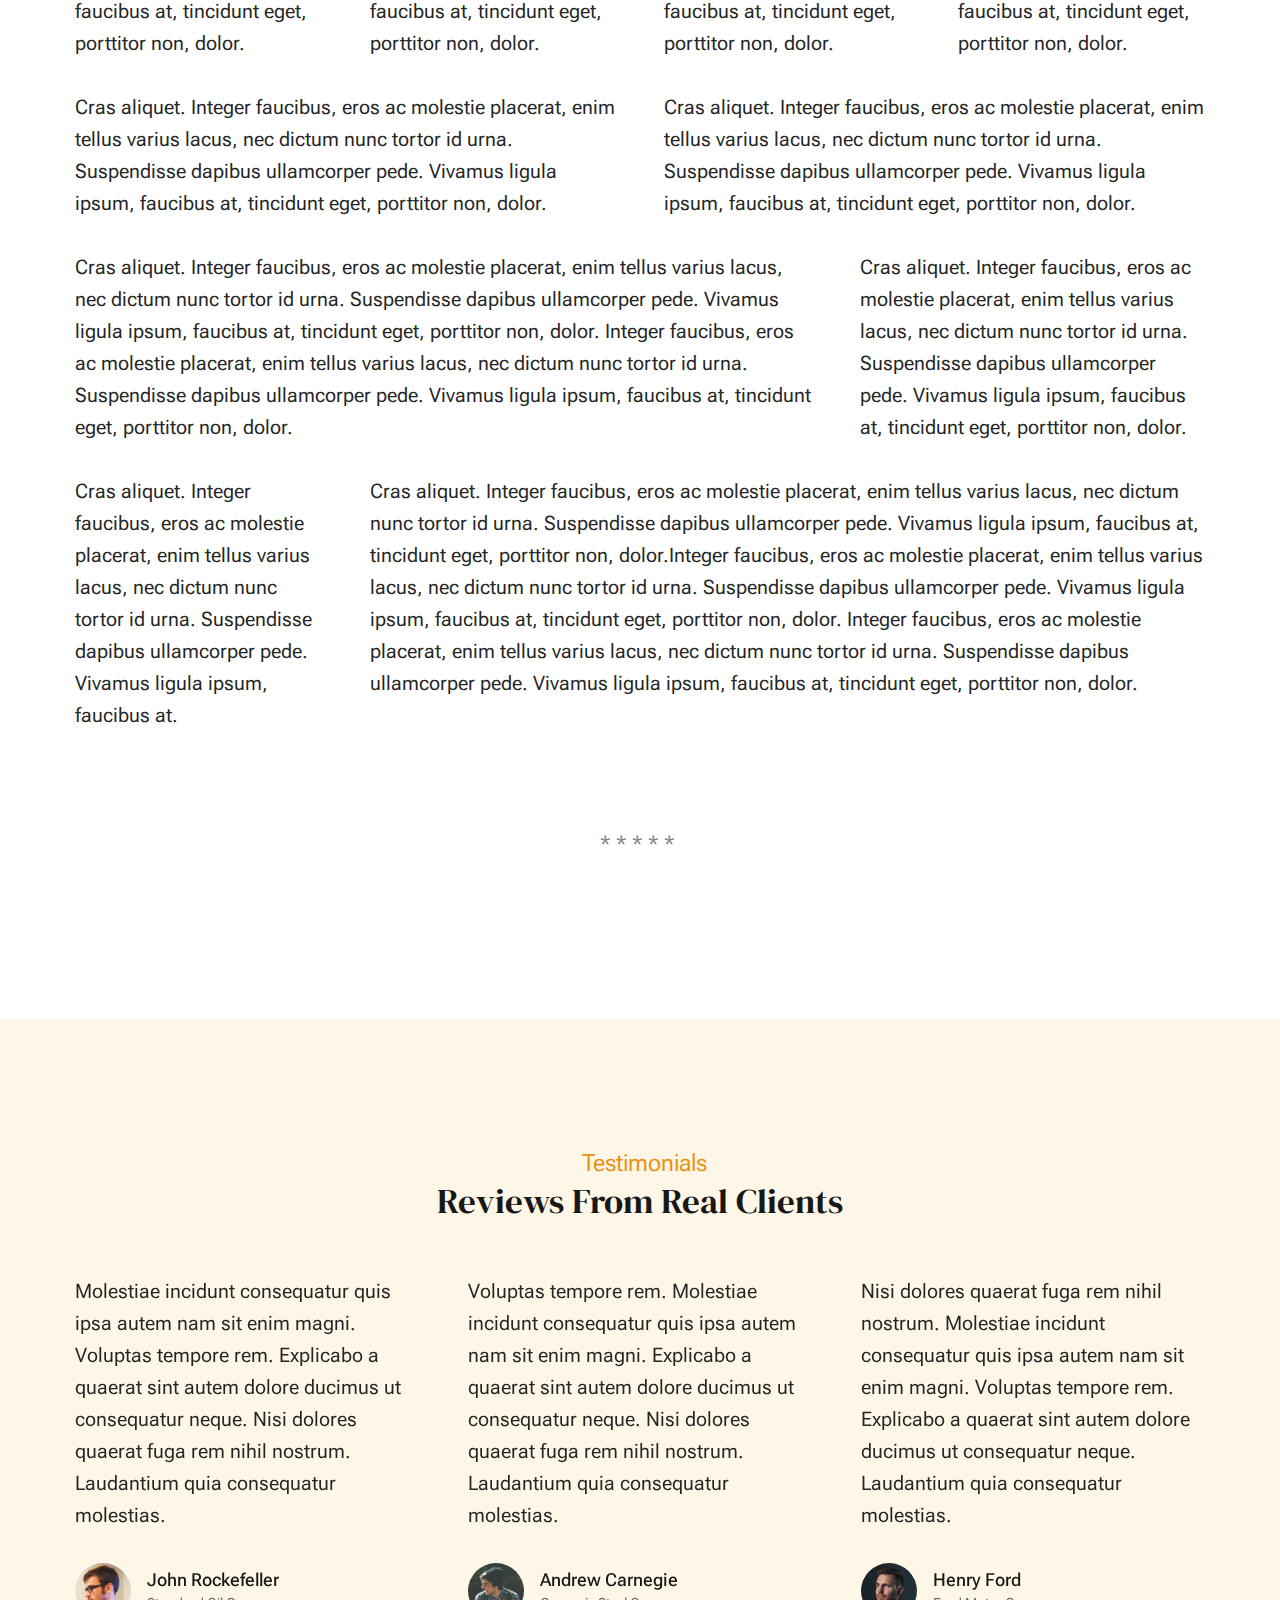
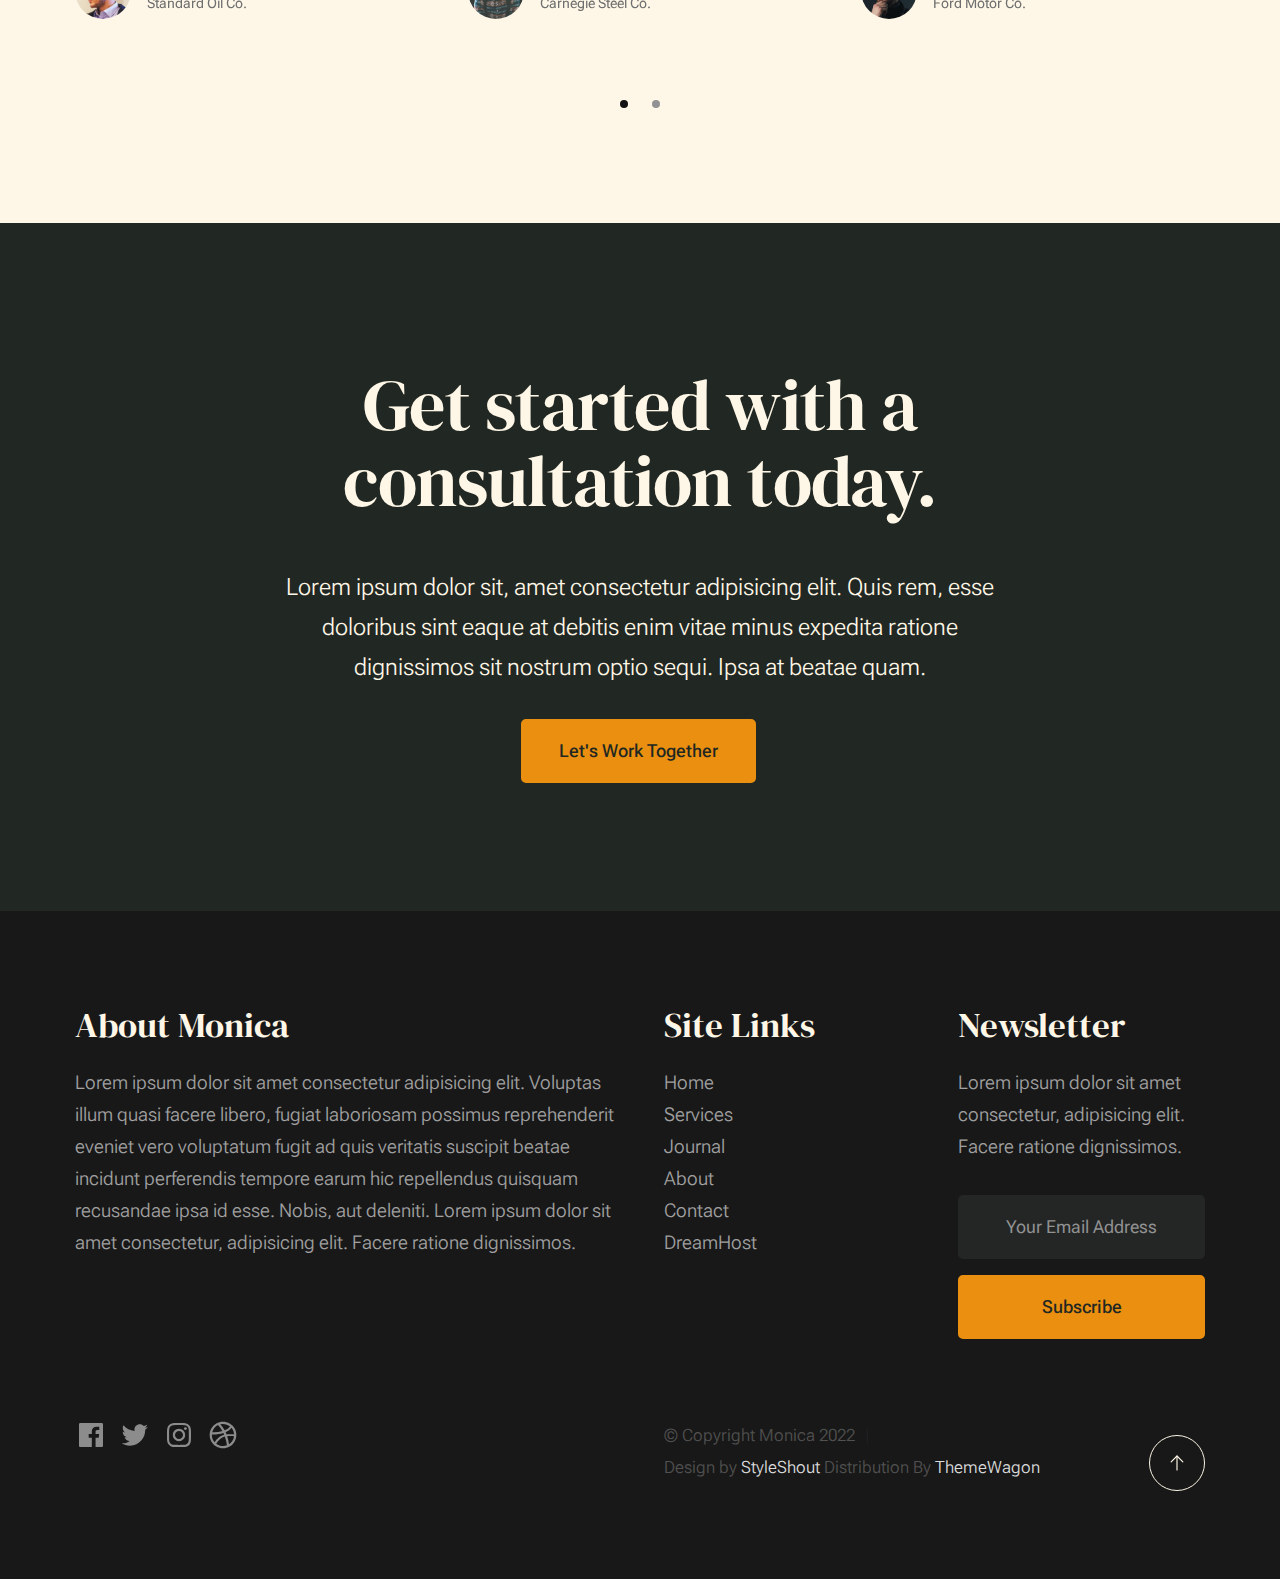
<file: styles.html>
<!DOCTYPE html>
<html lang="en" class="no-js" >
<head>

    <!--- basic page needs
    ================================================== -->
    <meta charset="utf-8">
    <meta name="viewport" content="width=device-width, initial-scale=1">
    <title>Styles - Monica</title>

    <script>
        document.documentElement.classList.remove('no-js');
        document.documentElement.classList.add('js');
    </script>

    <!-- CSS
    ================================================== -->
    <link rel="stylesheet" href="css/vendor.css">
    <link rel="stylesheet" href="css/styles.css">

    <!-- favicons
    ================================================== -->
    <link rel="apple-touch-icon" sizes="180x180" href="apple-touch-icon.png">
    <link rel="icon" type="image/png" sizes="32x32" href="favicon-32x32.png">
    <link rel="icon" type="image/png" sizes="16x16" href="favicon-16x16.png">
    <link rel="manifest" href="site.webmanifest">

</head>


<body id="top">


    <!-- preloader
    ================================================== -->
    <div id="preloader">
        <div id="loader" class="dots-fade">
            <div></div>
            <div></div>
            <div></div>
        </div>
    </div>


    <!-- page wrap
    ================================================== -->
    <div id="page" class="s-pagewrap">


        <!-- # site header 
        ================================================== -->
        <header class="s-header">

            <div class="row s-header__inner width-sixteen-col">

                <div class="s-header__block">
                    <div class="s-header__logo">
                        <a class="logo" href="index.html">
                            <img src="images/logo.svg" alt="Homepage">
                        </a>
                    </div>

                    <a class="s-header__menu-toggle" href="#0"><span>Menu</span></a>
                </div> <!-- end s-header__block -->

                <nav class="s-header__nav">
    
                    <ul class="s-header__menu-links">
                        <li><a href="about.html">About</a></li>
                        <li><a href="services.html">Services</a></li>
                        <li><a href="blog.html">Journal</a></li>
                        <li><a href="contact.html">Contact</a></li>
                    </ul> <!-- s-header__menu-links -->

                    <div class="s-header__contact">
                        <a href="contact.html" class="btn btn--primary s-header__contact-btn">Let's Work Together</a>                        
                    </div> <!-- s-header__contact -->
    
                </nav> <!-- end s-header__nav -->

            </div> <!-- end s-header__inner -->

        </header> <!-- end s-header -->


        <!-- # site main content
        ================================================== -->
        <section id="content" class="s-content">

               <section class="s-pageheader pageheader">
                    <div class="row">
                        <div class="column xl-12">
                            <h1 class="page-title">
                               Style Guide
                            </h1>                            
                        </div>
                    </div>
               </section> <!-- end pageheader --> 

               <section class="s-pagecontent pagecontent">

                    <div class="row row-x-center text-center">

                        <div class="column tab-12 xl-9">
            
                            <p class="lead">Lorem ipsum Officia elit ad tempor dolore est ex incididunt incididunt occaecat culpa deserunt 
                            sunt labore in cillum ullamco magna in Excepteur consequat in reprehenderit proident mollit incididunt officia commodo.
                            Duis ea officia sed dolor pariatur enim dolore dolore quis incididunt nulla exercitation commodo veniam et ea incididunt.
                            </p>
            
                            <hr>
                        </div>
            
                    </div> <!-- end row -->
            
                    <div class="row">
            
                        <div class="column mob-12 md-6 stack-on-900">
            
                            <h3>Paragraph and Image</h3>
            
                            <p><a href="#"><img width="120" height="120" class="u-pull-left" alt="sample-image" src="images/sample-image.jpg"></a>
                            Lorem ipsum dolor sit amet, consectetuer adipiscing elit. Donec libero. Suspendisse bibendum.Cras id urna. Morbi 
                            tincidunt, orci ac convallis aliquam, lectus turpis varius lorem, eu posuere nunc justo tempus leo. Donec mattis, 
                            purus nec placerat bibendum, dui pede condimentum odio, ac blandit ante orci ut diam. Cras fringilla magna. 
                            Phasellus suscipit, leo a pharetra condimentum, lorem tellus eleifend magna, eget fringilla velit magna id 
                            neque posuere nunc justo tempus leo. </p>
            
                            <p>
                            Lorem ipsum dolor sit amet, consectetuer adipiscing elit. Donec libero. Suspendisse bibendum. Cras id urna. 
                            Morbi tincidunt, orci ac convallis aliquam, lectus turpis varius lorem, eu posuere nunc justo tempus leo. 
                            Donec mattis, purus nec placerat bibendum, dui pede condimentumodio, ac blandit ante orci ut diam.	
                            </p>
            
                            <p>A <a href="#">link</a>,
                            <abbr title="this really isn't a very good description">abbrebation</abbr>,
                            <strong>strong text</strong>,
                            <em>em text</em>,
                            <del>deleted text</del>, and
                            <mark>this is a mark text.</mark>
                            <code>.code</code>
                            </p>
            
                        </div>
            
                        <div class="column mob-12 md-6">
            
                            <h3>Drop Caps</h3>
            
                            <p class="drop-cap">Far far away, behind the word mountains, far from the countries Vokalia and Consonantia,
                            there live the blind texts. Separated they live in Bookmarksgrove right at the coast of the
                            Semantics, a large language ocean. A small river named Duden flows by their place and supplies it with the 
                            necessary regelialia. Morbi tincidunt, orci ac convallis aliquam, lectus turpis varius lorem, 
                            euposuere nunc justo tempus leo. Donec mattis, purus nec placerat bibendum, dui pede condimentum odio, 
                            ac blandit ante orci ut diam. Cras fringilla magna. Phasellus suscipit, leo a pharetra condimentum, 
                            lorem tellus eleifend magna, eget fringilla velit magna id neque.
                            </p>
            
                            <h3>Small Print</h3>
            
                            <p><small>Lorem ipsum dolor sit amet, consectetuer adipiscing elit. Donec libero.</small></p>
                            
                    
            
                        </div>
            
                    </div> <!-- end row -->
            
                    <div class="row">
            
                        <div class="column xl-6 md-12">
            
                            <h3 class="u-add-bottom">Pull Quotes</h3>
            
                            <p>
                            Perspiciatis nemo unde et nobis modi consequatur officia amet. Ut enim 
                            tenetur provident maiores. Perspiciatis asperiores incidunt sequi 
                            quisquam. Enim aut. 
                            </p>
            
                            <figure class="pull-quote">
                                <blockquote>
                                    <p>
                                    When you look in the eyes of grace, when you meet grace, 
                                    when you embrace grace, when you see the nail prints in 
                                    grace’s hands and the fire in his eyes, when you feel his 
                                    relentless love for you - it will not motivate you to sin. 
                                    It will motivate you to righteousness.
                                    </p>
            
                                    <footer>
                                        <cite>Judah Smith</cite>
                                    </footer>
                                </blockquote>
                            </figure>
            
            
                        </div>
            
                        <div class="column xl-6 md-12">
            
                            <h3 class="h-add-bottom">Block Quotes</h3>
            
                            <blockquote cite="http://where-i-got-my-info-from.com">
                                <p>
                                For God so loved the world, that he gave his only Son, that whoever believes in 
                                him should not perish but have eternal life. For God did not send his Son into 
                                the world to condemn the world, but in order that the world might be 
                                saved through him.
                                </p>
            
                                <footer>
                                    <cite>
                                        <a href="#0">John 3:16-17 ESV</a>
                                    </cite>
                                </footer>
            
                            </blockquote>
            
                            <blockquote>
                                <p>There is a God-shaped vacuum in the heart of each man which cannot be satisfied 
                                by any created thing but only by God the Creator.</p>
            
                                <footer>
                                    <cite>Blaise Pascal</cite>
                                </footer>
            
                            </blockquote>
            
                        </div>
            
                    </div> <!-- end row -->
            
                    <div class="row u-add-half-bottom">
            
                        <div class="column xl-6 md-12">
            
                            <h3>Example Lists</h3>
            
                            <ol>
                                <li>Here is an example</li>
                                <li>of an ordered list.</li>
                                <li>A parent list item.
                                    <ul>
                                        <li>one</li>
                                        <li>two</li>
                                        <li>three</li>
                                    </ul>
                                    </li>
                                    <li>A list item.</li>
                                </ol>
            
                            <ul class="disc">
                                <li>Here is an example</li>
                                <li>of an unordered list.</li>
                            </ul>
            
                            <h3>Definition Lists</h3>
            
                            <h5>a) Multi-line Definitions (default) </h5>
            
                            <dl class="dictionary-style">
                                <dt><strong>This is a term</strong></dt>
                                    <dd>this is the definition of that term, which both live in a <code>dl</code>.</dd>
                                <dt><strong>Another Term</strong></dt>
                                    <dd>And it gets a definition too, which is this line</dd>
                                    <dd>This is a 2<sup>nd</sup> definition for a single term. A <code>dt</code> may be followed by multiple <code>dd</code>s.</dd>
                            </dl>
            
                            <h3 class="u-add-bottom">Skill Bars</h3>
            
                            <ul class="skill-bars">
                                <li>
                                <div class="progress percent90"><span>90%</span></div>
                                <strong>HTML</strong>
                                </li>
                                <li>
                                <div class="progress percent85"><span>85%</span></div>
                                <strong>CSS</strong>
                                </li>
                                <li>
                                <div class="progress percent70"><span>70%</span></div>
                                <strong>Javascript</strong>
                                </li>
                                <li>
                                <div class="progress percent95"><span>95%</span></div>
                                <strong>PHP</strong>
                                </li>
                                <li>
                                <div class="progress percent75"><span>75%</span></div>
                                <strong>Illustrator</strong>
                                </li>
                                <li>
                                <div class="progress percent90"><span>90%</span></div>
                                <strong>Figma</strong>
                                </li>
                            </ul>
            
                        </div>
            
                        <div class="column xl-6 md-12">
            
                            <h3 class="u-add-bottom">Buttons</h3>
            
                            <p>
                                <a class="btn btn--primary u-fullwidth" href="#0">Primary Button</a>
                                <a class="btn u-fullwidth" href="#0">Default Button</a>
                                <a class="btn btn--stroke u-fullwidth" href="#0">Stroke Button</a>
                            </p>
            
                            <h3>Stats Tabs</h3>
            
                            <ul class="stats-tabs">
                                <li><a href="#0">1,234 <em>Peter</em></a></li>
                                <li><a href="#0">567 <em>James</em></a></li>
                                <li><a href="#0">23,456 <em>John</em></a></li>
                                <li><a href="#0">3,456 <em>Andrew</em></a></li>
                                <li><a href="#0">456 <em>Philip</em></a></li>
                                <li><a href="#0">26 <em>Matthew</em></a></li>
                            </ul>
            
                            <h3 class="u-add-bottom">Code</h3>
            
<pre><code class="language-css">
    code {
    font-size: 1.4rem;
    margin: 0 .2rem;
    padding: .2rem .6rem;
    white-space: nowrap;
    background: #F1F1F1;
    border: 1px solid #E1E1E1;	
    border-radius: 3px;
    }
</code></pre>
            
                        </div>
            
                    </div> <!-- end row -->
            
                    <div class="row u-add-half-bottom">
            
                        <div class="column xl-6 md-12">
                                
                            <h1>H1 Heading Doloremque dolor voluptas est sequi omnis.</h1>
                            <p>Doloremque dolor voluptas est sequi omnis. Pariatur ut aut. Sed enim tempora qui veniam qui cum vel. 
                            Voluptas odit at vitae minima. In assumenda ut. Voluptatem totam impedit accusantium reiciendis excepturi aut qui accusamus praesentium.</p>
            
                            <h2>H2 Heading Doloremque dolor voluptas est sequi omnis.</h2>
                            <p>Doloremque dolor voluptas est sequi omnis. Pariatur ut aut. Sed enim tempora qui veniam qui cum vel. 
                            Voluptas odit at vitae minima. In assumenda ut. Voluptatem totam impedit accusantium reiciendis excepturi aut qui accusamus praesentium.</p>
            
                            <h3>H3 Heading Doloremque dolor voluptas est sequi omnis.</h3>
                            <p>Doloremque dolor voluptas est sequi omnis. Pariatur ut aut. Sed enim tempora qui veniam qui cum vel. 
                            Voluptas odit at vitae minima. In assumenda ut. Voluptatem totam impedit accusantium reiciendis excepturi aut qui accusamus praesentium.</p>
            
                            
                        </div>
            
                        <div class="column xl-6 md-12">
                            <h4>H4 Heading Doloremque dolor voluptas est sequi omnis.</h4>
                            <p>Doloremque dolor voluptas est sequi omnis. Pariatur ut aut. Sed enim tempora qui veniam qui cum vel. 
                            Voluptas odit at vitae minima. In assumenda ut. Voluptatem totam impedit accusantium reiciendis excepturi aut qui accusamus praesentium.</p>
            
                            <h5>H5 Heading Doloremque dolor voluptas est sequi omnis.</h5>
                            <p>Doloremque dolor voluptas est sequi omnis. Pariatur ut aut. Sed enim tempora qui veniam qui cum vel. 
                            Voluptas odit at vitae minima. In assumenda ut. Voluptatem totam impedit accusantium reiciendis excepturi aut qui accusamus praesentium.</p>
            
                            <h6>H6 Heading Doloremque dolor voluptas est sequi omnis.</h6>
                            <p>Doloremque dolor voluptas est sequi omnis. Pariatur ut aut. Sed enim tempora qui veniam qui cum vel. 
                            Voluptas odit at vitae minima. In assumenda ut. Voluptatem totam impedit accusantium reiciendis excepturi aut qui accusamus praesentium.</p>
                
                            
                        </div>
            
                    </div> <!-- end row -->
            
                    <div class="row u-add-half-bottom">
            
                        <div class="column xl-6 md-12">
            
                            <h3 class="u-add-bottom">Responsive Image</h3>
            
                            <figure>
                                <img src="images/wheel-500.jpg" 
                                srcset="images/wheel-1000.jpg 1000w, 
                                images/wheel-500.jpg 500w" 
                                sizes="(max-width: 1000px) 100vw, 1000px" alt="">
            
                                <figcaption>
                                    Here is some random picture.
                                </figcaption>
                            </figure>
            
                        </div>
            
                        <div class="column xl-6 md-12">
            
                            <h3 class="u-add-bottom">Responsive video</h3>
            
                            <div class="video-container">
                            <iframe src="https://player.vimeo.com/video/14592941?color=00a650&title=0&byline=0&portrait=0" width="500" height="281" frameborder="0" webkitallowfullscreen mozallowfullscreen allowfullscreen></iframe> 
                            </div>
            
                        </div>
                        
                    </div> <!-- end row -->
            
                    <div class="row u-add-bottom">
            
                        <div class="column xl-12">
            
                            <h3>Tables</h3>
                            <p>Be sure to use properly formed table markup with <code>&lt;thead&gt;</code> and <code>&lt;tbody&gt;</code> when building a <code>table</code>.</p>
            
                            <div class="table-responsive">
            
                                <table>
                                        <thead>
                                        <tr>
                                            <th>Name</th>
                                            <th>Age</th>
                                            <th>Sex</th>
                                            <th>Location</th>
                                        </tr>
                                        </thead>
                                        <tbody>
                                        <tr>
                                            <td>William J. Seymour</td>
                                            <td>34</td>
                                            <td>Male</td>
                                            <td>Azusa Street</td>
                                        </tr>
                                        <tr>
                                            <td>Jennie Evans Moore</td>
                                            <td>30</td>
                                            <td>Female</td>
                                            <td>Azusa Street</td>
                                        </tr>
                                        </tbody>
                                </table>
            
                            </div>
            
                        </div>
                        
                    </div> <!-- end row -->
            
                    <div class="row">
            
                        <div class="column xl-12">
                            <h3>Pagination</h3>
            
                            <nav class="pgn">
                                <ul>
                                    <li>
                                        <a class="pgn__prev" href="#0">
                                            <svg xmlns="http://www.w3.org/2000/svg" width="24" height="24" viewBox="0 0 24 24"><path d="M12.707 17.293L8.414 13H18v-2H8.414l4.293-4.293-1.414-1.414L4.586 12l6.707 6.707z"/></svg>
                                        </a>
                                    </li>
                                    <li><a class="pgn__num" href="#0">1</a></li>
                                    <li><span class="pgn__num current">2</span></li>
                                    <li><a class="pgn__num" href="#0">3</a></li>
                                    <li><a class="pgn__num" href="#0">4</a></li>
                                    <li><a class="pgn__num" href="#0">5</a></li>
                                    <li><span class="pgn__num dots">…</span></li>
                                    <li><a class="pgn__num" href="#0">8</a></li>
                                    <li>
                                        <a class="pgn__next" href="#0">
                                            <svg xmlns="http://www.w3.org/2000/svg" width="24" height="24" viewBox="0 0 24 24"><path d="M11.293 17.293l1.414 1.414L19.414 12l-6.707-6.707-1.414 1.414L15.586 11H6v2h9.586z"/></svg>
                                        </a>
                                    </li>
                                </ul>
                            </nav>
                        </div>
            
                    </div> <!-- end row -->
            
                    <div class="row">
            
                        <div class="column xl-6 md-12">
            
                            <h3 class="u-add-bottom">Form Styles</h3>
            
                            <form>
                                <div>
                                    <label for="sampleInput">Your email</label>
                                    <input class="u-fullwidth" type="email" placeholder="test@mailbox.com" id="sampleInput">
                                </div>
                                <div>
                                    <label for="sampleRecipientInput">Reason for contacting</label>
                                    <div class="ss-custom-select">
                                        <select class="u-fullwidth" id="sampleRecipientInput">
                                            <option value="Option 1">Questions</option>
                                            <option value="Option 2">Report</option>
                                            <option value="Option 3">Others</option>
                                        </select>
                                    </div>
                                </div>
                                
                                <label for="exampleMessage">Message</label>
                                <textarea class="u-fullwidth" placeholder="Your message" id="exampleMessage"></textarea>
            
                                <label class="u-add-bottom">
                                    <input type="checkbox">
                                    <span class="label-text">Send a copy to yourself</span>
                                </label>
                            
                                <input class="btn--primary u-fullwidth" type="submit" value="Submit">
                            </form>
            
                        </div>
            
                        <div class="column xl-6 md-12">
            
                            <h3>Alert Boxes</h3>
            
                            <br>
                            
                            <div class="alert-box alert-box--error">
                                <p>Error Message. Your Message Goes Here.</p>
                                <span class="alert-box__close"></span>
                            </div><!-- end error -->
                                    
                            <div class="alert-box alert-box--success">
                                <p>Success Message. Your Message Goes Here.</p>
                                <span class="alert-box__close"></span>
                            </div><!-- end success -->
                                    
                            <div class="alert-box alert-box--info">
                                <p>Info Message. Your Message Goes Here.</p>
                                <span class="alert-box__close"></span>
                            </div><!-- end info -->
                                    
                            <div class="alert-box alert-box--notice">
                                <p>Notice Message. Your Message Goes Here.</p>
                                <span class="alert-box__close"></span>
                            </div><!-- end notice -->
                        
                        </div>
            
                    </div> <!-- end row -->
            
                    <div class="row">
            
                        <div class="xl-12 column">
                        <h3 class="half-bottom">Grid Columns</h3>
                        </div>
            
                    </div> <!-- Row End-->
            
                    <!--<h4>1/3 Columns</h4>  -->
            
                    <div class="row">
            
                        <div class="xl-4 md-12 column">
                            <p>
                            Cras aliquet. Integer faucibus, eros ac molestie placerat, enim tellus varius lacus,
                            nec dictum nunc tortor id urna. Suspendisse dapibus ullamcorper pede. Vivamus ligula ipsum,
                            faucibus at, tincidunt eget, porttitor non, dolor. 
                            </p>
                        </div>
            
                        <div class="xl-4 md-12 column">
                            <p>
                            Cras aliquet. Integer faucibus, eros ac molestie placerat, enim tellus varius lacus,
                            nec dictum nunc tortor id urna. Suspendisse dapibus ullamcorper pede. Vivamus ligula ipsum,
                            faucibus at, tincidunt eget, porttitor non, dolor. 
                            </p>
                        </div>
            
                        <div class="xl-4 md-12 column">
                            <p>
                            Cras aliquet. Integer faucibus, eros ac molestie placerat, enim tellus varius lacus,
                            nec dictum nunc tortor id urna. Suspendisse dapibus ullamcorper pede. Vivamus ligula ipsum,
                            faucibus at, tincidunt eget, porttitor non, dolor. 
                            </p>
                        </div>
            
                    </div>
            
                    <!--<h4>1/4 Columns</h4>  -->
            
                    <div class="row">
            
                        <div class="xl-3 md-6 tab-12 column">
                            <p>
                            Cras aliquet. Integer faucibus, eros ac molestie placerat, enim tellus varius lacus,
                            nec dictum nunc tortor id urna. Suspendisse dapibus ullamcorper pede. Vivamus ligula ipsum,
                            faucibus at, tincidunt eget, porttitor non, dolor. 
                            </p>
                        </div>
            
                        <div class="xl-3 md-6 tab-12 column">
                            <p>
                            Cras aliquet. Integer faucibus, eros ac molestie placerat, enim tellus varius lacus,
                            nec dictum nunc tortor id urna. Suspendisse dapibus ullamcorper pede. Vivamus ligula ipsum,
                            faucibus at, tincidunt eget, porttitor non, dolor. 
                            </p>
                        </div>
            
                        <div class="xl-3 md-6 tab-12 column">
                            <p>
                            Cras aliquet. Integer faucibus, eros ac molestie placerat, enim tellus varius lacus,
                            nec dictum nunc tortor id urna. Suspendisse dapibus ullamcorper pede. Vivamus ligula ipsum,
                            faucibus at, tincidunt eget, porttitor non, dolor. 
                            </p>
                        </div>
            
                        <div class="xl-3 md-6 tab-12 column">
                            <p>
                            Cras aliquet. Integer faucibus, eros ac molestie placerat, enim tellus varius lacus,
                            nec dictum nunc tortor id urna. Suspendisse dapibus ullamcorper pede. Vivamus ligula ipsum,
                            faucibus at, tincidunt eget, porttitor non, dolor. 
                            </p>
                        </div>
            
                    </div>
            
                    <!--<h4>1/2 Columns</h4>  -->
            
                    <div class="row">
            
                        <div class="xl-6 tab-12 column">
                            <p>
                            Cras aliquet. Integer faucibus, eros ac molestie placerat, enim tellus varius lacus,
                            nec dictum nunc tortor id urna. Suspendisse dapibus ullamcorper pede. Vivamus ligula ipsum,
                            faucibus at, tincidunt eget, porttitor non, dolor. 
                            </p>
                        </div>
            
                        <div class="xl-6 tab-12 column">
                            <p>
                            Cras aliquet. Integer faucibus, eros ac molestie placerat, enim tellus varius lacus,
                            nec dictum nunc tortor id urna. Suspendisse dapibus ullamcorper pede. Vivamus ligula ipsum,
                            faucibus at, tincidunt eget, porttitor non, dolor. 
                            </p>
                        </div>
            
                    </div>
            
                    <!--<h4>2/3 Columns</h4>  -->
            
                    <div class="row">
            
                        <div class="xl-8 md-7 tab-12 column">
                            <p>
                            Cras aliquet. Integer faucibus, eros ac molestie placerat, enim tellus varius lacus,
                            nec dictum nunc tortor id urna. Suspendisse dapibus ullamcorper pede. Vivamus ligula ipsum,
                            faucibus at, tincidunt eget, porttitor non, dolor. Integer faucibus, eros ac molestie placerat, enim tellus varius lacus,
                            nec dictum nunc tortor id urna. Suspendisse dapibus ullamcorper pede. Vivamus ligula ipsum,
                            faucibus at, tincidunt eget, porttitor non, dolor.
                            </p>
                        </div>
            
                        <div class="xl-4 md-5 tab-12 column">
                            <p>
                            Cras aliquet. Integer faucibus, eros ac molestie placerat, enim tellus varius lacus,
                            nec dictum nunc tortor id urna. Suspendisse dapibus ullamcorper pede. Vivamus ligula ipsum,
                            faucibus at, tincidunt eget, porttitor non, dolor. 
                            </p>
                        </div>
            
                    </div>
            
                    <!--<h4>3/4 Columns</h4>  -->
            
                    <div class="row">
            
                        <div class="xl-3 md-5 tab-12 column">
                            <p>
                            Cras aliquet. Integer faucibus, eros ac molestie placerat, enim tellus varius lacus,
                            nec dictum nunc tortor id urna. Suspendisse dapibus ullamcorper pede. Vivamus ligula ipsum,
                            faucibus at. 
                            </p>
                        </div>
            
                        <div class="xl-9 md-7 tab-12 column">
                            <p>
                            Cras aliquet. Integer faucibus, eros ac molestie placerat, enim tellus varius lacus,
                            nec dictum nunc tortor id urna. Suspendisse dapibus ullamcorper pede. Vivamus ligula ipsum,
                            faucibus at, tincidunt eget, porttitor non, dolor.Integer faucibus, eros ac molestie placerat, enim tellus varius lacus,
                            nec dictum nunc tortor id urna. Suspendisse dapibus ullamcorper pede. Vivamus ligula ipsum,
                            faucibus at, tincidunt eget, porttitor non, dolor. Integer faucibus, eros ac molestie placerat, enim tellus varius lacus,
                            nec dictum nunc tortor id urna. Suspendisse dapibus ullamcorper pede. Vivamus ligula ipsum,
                            faucibus at, tincidunt eget, porttitor non, dolor.
                            </p>
                        </div>
            
                    </div> 
            
                    <hr class="fancy">

               </section> <!-- pagecontent -->

               <section class="s-testimonials">

                    <div class="s-testimonials__header row row-x-center text-center">
                        <div class="column xl-8 lg-12">
        
                            <p class="text-pretitle">
                            Testimonials
                            </p>
                            <h3>
                            Reviews From Real Clients
                            </h3>                        
        
                        </div>
                    </div> <!--end s-testimonials__header -->

                    <div class="row s-testimonials__content">
                        <div class="column xl-12 testimonials">

                            <div class="swiper-container testimonials__slider page-slider">

                                <div class="swiper-wrapper">
                                    <div class="testimonials__slide swiper-slide">
                                        <p>
                                        Molestiae incidunt consequatur quis ipsa autem nam sit enim magni. Voluptas tempore rem. 
                                        Explicabo a quaerat sint autem dolore ducimus ut consequatur neque. Nisi dolores quaerat fuga rem nihil nostrum.
                                        Laudantium quia consequatur molestias.
                                        </p>
                                        <div class="testimonials__author">
                                            <img src="images/avatars/user-01.jpg" alt="Author image" class="testimonials__avatar">
                                            <cite class="testimonials__cite">
                                                <strong>John Rockefeller</strong>
                                                <span>Standard Oil Co.</span>
                                            </cite>
                                        </div>
                                    </div>
                                    <div class="testimonials__slide swiper-slide">
                                        <p>
                                        Voluptas tempore rem. Molestiae incidunt consequatur quis ipsa autem nam sit enim magni. 
                                        Explicabo a quaerat sint autem dolore ducimus ut consequatur neque. Nisi dolores quaerat fuga rem nihil nostrum.
                                        Laudantium quia consequatur molestias.
                                        </p>
                                        <div class="testimonials__author">
                                            <img src="images/avatars/user-04.jpg" alt="Author image" class="testimonials__avatar">
                                            <cite class="testimonials__cite">
                                                <strong>Andrew Carnegie</strong>
                                                <span>Carnegie Steel Co.</span>
                                            </cite>
                                        </div>
                                    </div>
                                    <div class="testimonials__slide swiper-slide">
                                        <p>
                                        Nisi dolores quaerat fuga rem nihil nostrum. Molestiae incidunt consequatur quis ipsa autem nam sit enim magni. 
                                        Voluptas tempore rem. Explicabo a quaerat sint autem dolore ducimus ut consequatur neque. 
                                        Laudantium quia consequatur molestias.
                                        </p>
                                        <div class="testimonials__author">
                                            <img src="images/avatars/user-06.jpg" alt="Author image" class="testimonials__avatar">
                                            <cite class="testimonials__cite">
                                                <strong>Henry Ford</strong>
                                                <span>Ford Motor Co.</span>
                                            </cite>
                                        </div>
                                    </div>
                                    <div class="testimonials__slide swiper-slide">
                                        <p>
                                        Molestiae incidunt consequatur quis ipsa autem nam sit enim magni. Voluptas tempore rem. 
                                        Explicabo a quaerat sint autem dolore ducimus ut consequatur neque. Nisi dolores quaerat fuga rem nihil nostrum.
                                        Laudantium quia consequatur molestias.
                                        </p>
                                        <div class="testimonials__author">
                                            <img src="images/avatars/user-02.jpg" alt="Author image" class="testimonials__avatar">
                                            <cite class="testimonials__cite">
                                                <strong>John Morgan</strong>
                                                <span>JP Morgan & Co.</span>
                                            </cite>
                                        </div>
                                    </div> 
                                </div> <!-- end swiper-wrapper --> 

                                <div class="swiper-pagination"></div>

                            </div> <!--end testimonials__slider --> 

                        </div> <!-- testimonials -->
                    </div> <!--end s-testimonials__content -->

               </section> <!-- end s-testimonials -->

        </section> <!-- s-content-->

        <!-- # cta
        ================================================== -->
        <section id="cta" class="s-cta">

            <div class="row row-x-center text-center">
                <div class="column xl-8 lg-12">

                    <div class="s-cta__content">
                        <h2 class="text-display-title">
                        Get started with a consultation today.
                        </h2>
                        <p class="lead">
                        Lorem ipsum dolor sit, amet consectetur adipisicing elit. Quis rem, esse doloribus sint eaque at debitis enim vitae minus expedita ratione dignissimos sit nostrum optio sequi. Ipsa at beatae quam.
                        </p>
                        <a href="contact.html" class="btn btn--primary">Let's Work Together</a>
                    </div>

                </div>
            </div>

        </section> <!-- end s-cta -->


        <!-- # footer 
        ================================================== -->
        <footer class="s-footer">
            <div class="row s-footer__content">
                <div class="column xl-6 lg-6 md-12 s-footer__block s-footer__about">                    
                    <h3>About Monica</h3>
                    <p>
                    Lorem ipsum dolor sit amet consectetur adipisicing elit. Voluptas illum quasi facere libero, 
                    fugiat laboriosam possimus reprehenderit eveniet vero voluptatum fugit ad quis veritatis suscipit beatae 
                    incidunt perferendis tempore earum hic repellendus quisquam recusandae ipsa id esse. Nobis, aut deleniti.
                    Lorem ipsum dolor sit amet consectetur, adipisicing elit. Facere ratione dignissimos.
                    </p>               
                </div>                
                <div class="column xl-3 lg-6 md-12 s-footer__block s-footer__site-links">
                    <h3>Site Links</h3>
                    <ul class="link-list">
                        <li><a href="index.html">Home</a></li>
                        <li><a href="services.html">Services</a></li>
                        <li><a href="blog.html">Journal</a></li>
                        <li><a href="about.html">About</a></li>
                        <li><a href="contact.html">Contact</a></li>
                        <li><a href="https://www.dreamhost.com/r.cgi?287326">DreamHost</a></li>
                    </ul>
                </div>
                <div class="column xl-3 lg-6 md-12 tab-12 s-footer__block s-footer__newsletter">
                    <h3>Newsletter</h3>

                    <p>
                    Lorem ipsum dolor sit amet consectetur, adipisicing elit. Facere ratione dignissimos.
                    </p>

                    <div class="subscribe-form">
                        <form id="mc-form" class="mc-form">
                            <input type="email" name="EMAIL" id="mce-EMAIL" class="u-fullwidth text-center" placeholder="Your Email Address" title="The domain portion of the email address is invalid (the portion after the @)." pattern="^([^\x00-\x20\x22\x28\x29\x2c\x2e\x3a-\x3c\x3e\x40\x5b-\x5d\x7f-\xff]+|\x22([^\x0d\x22\x5c\x80-\xff]|\x5c[\x00-\x7f])*\x22)(\x2e([^\x00-\x20\x22\x28\x29\x2c\x2e\x3a-\x3c\x3e\x40\x5b-\x5d\x7f-\xff]+|\x22([^\x0d\x22\x5c\x80-\xff]|\x5c[\x00-\x7f])*\x22))*\x40([^\x00-\x20\x22\x28\x29\x2c\x2e\x3a-\x3c\x3e\x40\x5b-\x5d\x7f-\xff]+|\x5b([^\x0d\x5b-\x5d\x80-\xff]|\x5c[\x00-\x7f])*\x5d)(\x2e([^\x00-\x20\x22\x28\x29\x2c\x2e\x3a-\x3c\x3e\x40\x5b-\x5d\x7f-\xff]+|\x5b([^\x0d\x5b-\x5d\x80-\xff]|\x5c[\x00-\x7f])*\x5d))*(\.\w{2,})+$" required>
                            <input type="submit" name="subscribe" value="Subscribe" class="btn btn--primary btn--small u-fullwidth">
                            <!-- <div style="position: absolute; left: -5000px;" aria-hidden="true"><input type="text" name="b_cdb7b577e41181934ed6a6a44_9a91cfe7b3" tabindex="-1" value=""></div> -->
                            <div class="mc-status"></div>
                        </form>
                    </div>
                </div>
            </div>    
            
            <div class="row s-footer__bottom">
                <div class="column xl-6 lg-12">
                    <ul class="s-footer__social social-list">
                        <li>
                            <a href="#0">
                                <svg xmlns="http://www.w3.org/2000/svg" width="24" height="24" viewBox="0 0 24 24" style="fill:rgba(0, 0, 0, 1);transform:;-ms-filter:"><path d="M20,3H4C3.447,3,3,3.448,3,4v16c0,0.552,0.447,1,1,1h8.615v-6.96h-2.338v-2.725h2.338v-2c0-2.325,1.42-3.592,3.5-3.592 c0.699-0.002,1.399,0.034,2.095,0.107v2.42h-1.435c-1.128,0-1.348,0.538-1.348,1.325v1.735h2.697l-0.35,2.725h-2.348V21H20 c0.553,0,1-0.448,1-1V4C21,3.448,20.553,3,20,3z"></path></svg>
                                <span class="u-screen-reader-text">Facebook</span>
                            </a>
                        </li>
                        <li>
                            <a href="#0">
                                <svg xmlns="http://www.w3.org/2000/svg" width="24" height="24" viewBox="0 0 24 24" style="fill:rgba(0, 0, 0, 1);transform:;-ms-filter:"><path d="M19.633,7.997c0.013,0.175,0.013,0.349,0.013,0.523c0,5.325-4.053,11.461-11.46,11.461c-2.282,0-4.402-0.661-6.186-1.809 c0.324,0.037,0.636,0.05,0.973,0.05c1.883,0,3.616-0.636,5.001-1.721c-1.771-0.037-3.255-1.197-3.767-2.793 c0.249,0.037,0.499,0.062,0.761,0.062c0.361,0,0.724-0.05,1.061-0.137c-1.847-0.374-3.23-1.995-3.23-3.953v-0.05 c0.537,0.299,1.16,0.486,1.82,0.511C3.534,9.419,2.823,8.184,2.823,6.787c0-0.748,0.199-1.434,0.548-2.032 c1.983,2.443,4.964,4.04,8.306,4.215c-0.062-0.3-0.1-0.611-0.1-0.923c0-2.22,1.796-4.028,4.028-4.028 c1.16,0,2.207,0.486,2.943,1.272c0.91-0.175,1.782-0.512,2.556-0.973c-0.299,0.935-0.936,1.721-1.771,2.22 c0.811-0.088,1.597-0.312,2.319-0.624C21.104,6.712,20.419,7.423,19.633,7.997z"></path></svg>
                                <span class="u-screen-reader-text">Twitter</span>
                            </a>
                        </li>
                        <li>
                            <a href="#0">
                                <svg xmlns="http://www.w3.org/2000/svg" width="24" height="24" viewBox="0 0 24 24" style="fill:rgba(0, 0, 0, 1);transform:;-ms-filter:"><path d="M11.999,7.377c-2.554,0-4.623,2.07-4.623,4.623c0,2.554,2.069,4.624,4.623,4.624c2.552,0,4.623-2.07,4.623-4.624 C16.622,9.447,14.551,7.377,11.999,7.377L11.999,7.377z M11.999,15.004c-1.659,0-3.004-1.345-3.004-3.003 c0-1.659,1.345-3.003,3.004-3.003s3.002,1.344,3.002,3.003C15.001,13.659,13.658,15.004,11.999,15.004L11.999,15.004z"></path><circle cx="16.806" cy="7.207" r="1.078"></circle><path d="M20.533,6.111c-0.469-1.209-1.424-2.165-2.633-2.632c-0.699-0.263-1.438-0.404-2.186-0.42 c-0.963-0.042-1.268-0.054-3.71-0.054s-2.755,0-3.71,0.054C7.548,3.074,6.809,3.215,6.11,3.479C4.9,3.946,3.945,4.902,3.477,6.111 c-0.263,0.7-0.404,1.438-0.419,2.186c-0.043,0.962-0.056,1.267-0.056,3.71c0,2.442,0,2.753,0.056,3.71 c0.015,0.748,0.156,1.486,0.419,2.187c0.469,1.208,1.424,2.164,2.634,2.632c0.696,0.272,1.435,0.426,2.185,0.45 c0.963,0.042,1.268,0.055,3.71,0.055s2.755,0,3.71-0.055c0.747-0.015,1.486-0.157,2.186-0.419c1.209-0.469,2.164-1.424,2.633-2.633 c0.263-0.7,0.404-1.438,0.419-2.186c0.043-0.962,0.056-1.267,0.056-3.71s0-2.753-0.056-3.71C20.941,7.57,20.801,6.819,20.533,6.111z M19.315,15.643c-0.007,0.576-0.111,1.147-0.311,1.688c-0.305,0.787-0.926,1.409-1.712,1.711c-0.535,0.199-1.099,0.303-1.67,0.311 c-0.95,0.044-1.218,0.055-3.654,0.055c-2.438,0-2.687,0-3.655-0.055c-0.569-0.007-1.135-0.112-1.669-0.311 c-0.789-0.301-1.414-0.923-1.719-1.711c-0.196-0.534-0.302-1.099-0.311-1.669c-0.043-0.95-0.053-1.218-0.053-3.654 c0-2.437,0-2.686,0.053-3.655c0.007-0.576,0.111-1.146,0.311-1.687c0.305-0.789,0.93-1.41,1.719-1.712 c0.534-0.198,1.1-0.303,1.669-0.311c0.951-0.043,1.218-0.055,3.655-0.055c2.437,0,2.687,0,3.654,0.055 c0.571,0.007,1.135,0.112,1.67,0.311c0.786,0.303,1.407,0.925,1.712,1.712c0.196,0.534,0.302,1.099,0.311,1.669 c0.043,0.951,0.054,1.218,0.054,3.655c0,2.436,0,2.698-0.043,3.654H19.315z"></path></svg>
                                <span class="u-screen-reader-text">Instagram</span>
                            </a>
                        </li>
                        <li>
                            <a href="#0">
                                <svg xmlns="http://www.w3.org/2000/svg" width="24" height="24" viewBox="0 0 24 24" style="fill: rgba(0, 0, 0, 1);transform: ;msFilter:;"><path d="M20.66 6.98a9.932 9.932 0 0 0-3.641-3.64C15.486 2.447 13.813 2 12 2s-3.486.447-5.02 1.34c-1.533.893-2.747 2.107-3.64 3.64S2 10.187 2 12s.446 3.487 1.34 5.02a9.924 9.924 0 0 0 3.641 3.64C8.514 21.553 10.187 22 12 22s3.486-.447 5.02-1.34a9.932 9.932 0 0 0 3.641-3.64C21.554 15.487 22 13.813 22 12s-.446-3.487-1.34-5.02zM12 3.66c2 0 3.772.64 5.32 1.919-.92 1.174-2.286 2.14-4.1 2.9-1.002-1.813-2.088-3.327-3.261-4.54A7.715 7.715 0 0 1 12 3.66zM5.51 6.8a8.116 8.116 0 0 1 2.711-2.22c1.212 1.201 2.325 2.7 3.34 4.5-2 .6-4.114.9-6.341.9-.573 0-1.006-.013-1.3-.04A8.549 8.549 0 0 1 5.51 6.8zM3.66 12c0-.054.003-.12.01-.2.007-.08.01-.146.01-.2.254.014.641.02 1.161.02 2.666 0 5.146-.367 7.439-1.1.187.373.381.793.58 1.26-1.32.293-2.674 1.006-4.061 2.14S6.4 16.247 5.76 17.5c-1.4-1.587-2.1-3.42-2.1-5.5zM12 20.34c-1.894 0-3.594-.587-5.101-1.759.601-1.187 1.524-2.322 2.771-3.401 1.246-1.08 2.483-1.753 3.71-2.02a29.441 29.441 0 0 1 1.56 6.62 8.166 8.166 0 0 1-2.94.56zm7.08-3.96a8.351 8.351 0 0 1-2.58 2.621c-.24-2.08-.7-4.107-1.379-6.081.932-.066 1.765-.1 2.5-.1.799 0 1.686.034 2.659.1a8.098 8.098 0 0 1-1.2 3.46zm-1.24-5c-1.16 0-2.233.047-3.22.14a27.053 27.053 0 0 0-.68-1.62c2.066-.906 3.532-2.006 4.399-3.3 1.2 1.414 1.854 3.027 1.96 4.84-.812-.04-1.632-.06-2.459-.06z"></path></svg>
                                <span class="u-screen-reader-text">Dribbble</span>
                            </a>
                        </li>
                    </ul> <!-- end s-footer__social -->
                </div>
                <div class="column xl-6 lg-12">
                    <p class="ss-copyright">
                        <span>© Copyright Monica 2022</span> 
                        <span>Design by <a href="https://www.styleshout.com/">StyleShout</a> Distribution By <a href="https://themewagon.com">ThemeWagon</a></span>
                    </p>
                </div>

                <div class="ss-go-top">
                    <a class="smoothscroll" title="Back to Top" href="#top">
                        <svg xmlns="http://www.w3.org/2000/svg" viewBox="0 0 24 24" width="36" height="36" fill="none" stroke="#ffffff" stroke-width="1" stroke-linecap="round" stroke-linejoin="round">&lt;!--!  Atomicons Free 1.00 by @atisalab License - https://atomicons.com/license/ (Icons: CC BY 4.0) Copyright 2021 Atomicons --&gt;<polyline points="17 11 12 6 7 11"></polyline><line x1="12" y1="18" x2="12" y2="6"></line></svg>
                    </a>
                </div> <!-- end ss-go-top -->
            </div>
            
        </footer> <!-- end s-footer -->

    </div> <!-- end page-wrap -->

    <!-- Java Script
    ================================================== -->
    <script src="js/plugins.js"></script>
    <script src="js/main.js"></script>

</body>
</html>
</file>
<file: css/vendor.css>
/* ===================================================================
 * Monica Third-party Stylesheets
 * Template Ver. 1.0.0
 * 12-13-2022
 * -------------------------------------------------------------------
 *
 * TOC:
 * # PrismJS
 * # Swiper
 *
 * ------------------------------------------------------------------- */


/* ===================================================================
 * # PrismJS 1.20.0
 *   https://prismjs.com/download.html#themes=prism-okaidia&languages=markup+css+clike+javascript+markup-templating+php 
 *   
 *   okaidia theme for JavaScript, CSS and HTML
 *   Loosely based on Monokai textmate theme by http://www.monokai.nl/
 *   @author ocodia
 * ------------------------------------------------------------------- */
code[class*=language-],
pre[class*=language-] {
  color          : #f8f8f2;
  background     : none;
  text-shadow    : 0 1px rgba(0, 0, 0, 0.3);
  font-family    : var(--font-mono);
  font-size      : calc(var(--text-size) * 0.9444);
  text-align     : left;
  white-space    : pre;
  word-spacing   : normal;
  word-break     : normal;
  word-wrap      : normal;
  line-height    : var(--vspace-1);
  -moz-tab-size  : 4;
  -o-tab-size    : 4;
  tab-size       : 4;
  -webkit-hyphens: none;
  -ms-hyphens    : none;
  hyphens        : none;
}

/* Code blocks */
pre[class*=language-] {
  padding : var(--vspace-0_5) 0 var(--vspace-1);
  margin  : var(--vspace-1) 0;
  overflow: auto;
}

:not(pre)>code[class*=language-],
pre[class*=language-] {
  background: #272822;
}

/* Inline code */
:not(pre)>code[class*=language-] {
  padding    : 0.1em;
  white-space: normal;
}

.token.comment,
.token.prolog,
.token.doctype,
.token.cdata {
  color: slategray;
}

.token.punctuation {
  color: #f8f8f2;
}

.token.namespace {
  opacity: 0.7;
}

.token.property,
.token.tag,
.token.constant,
.token.symbol,
.token.deleted {
  color: #f92672;
}

.token.boolean,
.token.number {
  color: #ae81ff;
}

.token.selector,
.token.attr-name,
.token.string,
.token.char,
.token.builtin,
.token.inserted {
  color: #a6e22e;
}

.token.operator,
.token.entity,
.token.url,
.language-css .token.string,
.style .token.string,
.token.variable {
  color: #f8f8f2;
}

.token.atrule,
.token.attr-value,
.token.function,
.token.class-name {
  color: #e6db74;
}

.token.keyword {
  color: #66d9ef;
}

.token.regex,
.token.important {
  color: #fd971f;
}

.token.important,
.token.bold {
  font-weight: bold;
}

.token.italic {
  font-style: italic;
}

.token.entity {
  cursor: help;
}



/* ===================================================================
 * # Swiper 6.4.5
 *   Most modern mobile touch slider and framework with hardware accelerated transitions
 *   https://swiperjs.com
 *
 *   Copyright 2014-2020 Vladimir Kharlampidi
 *
 *   Released under the MIT License
 *
 *   Released on: December 18, 2020
 * ------------------------------------------------------------------- */
@font-face {
  font-family: "swiper-icons";
  src        : url("data:application/font-woff;charset=utf-8;base64, [base64]//wADZ2x5ZgAAAywAAADMAAAD2MHtryVoZWFkAAABbAAAADAAAAA2E2+eoWhoZWEAAAGcAAAAHwAAACQC9gDzaG10eAAAAigAAAAZAAAArgJkABFsb2NhAAAC0AAAAFoAAABaFQAUGG1heHAAAAG8AAAAHwAAACAAcABAbmFtZQAAA/gAAAE5AAACXvFdBwlwb3N0AAAFNAAAAGIAAACE5s74hXjaY2BkYGAAYpf5Hu/j+W2+MnAzMYDAzaX6QjD6/4//Bxj5GA8AuRwMYGkAPywL13jaY2BkYGA88P8Agx4j+/8fQDYfA1AEBWgDAIB2BOoAeNpjYGRgYNBh4GdgYgABEMnIABJzYNADCQAACWgAsQB42mNgYfzCOIGBlYGB0YcxjYGBwR1Kf2WQZGhhYGBiYGVmgAFGBiQQkOaawtDAoMBQxXjg/wEGPcYDDA4wNUA2CCgwsAAAO4EL6gAAeNpj2M0gyAACqxgGNWBkZ2D4/wMA+xkDdgAAAHjaY2BgYGaAYBkGRgYQiAHyGMF8FgYHIM3DwMHABGQrMOgyWDLEM1T9/w8UBfEMgLzE////P/5//f/V/xv+r4eaAAeMbAxwIUYmIMHEgKYAYjUcsDAwsLKxc3BycfPw8jEQA/[base64]/uznmfPFBNODM2K7MTQ45YEAZqGP81AmGGcF3iPqOop0r1SPTaTbVkfUe4HXj97wYE+yNwWYxwWu4v1ugWHgo3S1XdZEVqWM7ET0cfnLGxWfkgR42o2PvWrDMBSFj/IHLaF0zKjRgdiVMwScNRAoWUoH78Y2icB/yIY09An6AH2Bdu/UB+yxopYshQiEvnvu0dURgDt8QeC8PDw7Fpji3fEA4z/PEJ6YOB5hKh4dj3EvXhxPqH/SKUY3rJ7srZ4FZnh1PMAtPhwP6fl2PMJMPDgeQ4rY8YT6Gzao0eAEA409DuggmTnFnOcSCiEiLMgxCiTI6Cq5DZUd3Qmp10vO0LaLTd2cjN4fOumlc7lUYbSQcZFkutRG7g6JKZKy0RmdLY680CDnEJ+UMkpFFe1RN7nxdVpXrC4aTtnaurOnYercZg2YVmLN/d/gczfEimrE/fs/bOuq29Zmn8tloORaXgZgGa78yO9/cnXm2BpaGvq25Dv9S4E9+5SIc9PqupJKhYFSSl47+Qcr1mYNAAAAeNptw0cKwkAAAMDZJA8Q7OUJvkLsPfZ6zFVERPy8qHh2YER+3i/BP83vIBLLySsoKimrqKqpa2hp6+jq6RsYGhmbmJqZSy0sraxtbO3sHRydnEMU4uR6yx7JJXveP7WrDycAAAAAAAH//wACeNpjYGRgYOABYhkgZgJCZgZNBkYGLQZtIJsFLMYAAAw3ALgAeNolizEKgDAQBCchRbC2sFER0YD6qVQiBCv/H9ezGI6Z5XBAw8CBK/m5iQQVauVbXLnOrMZv2oLdKFa8Pjuru2hJzGabmOSLzNMzvutpB3N42mNgZGBg4GKQYzBhYMxJLMlj4GBgAYow/P/PAJJhLM6sSoWKfWCAAwDAjgbRAAB42mNgYGBkAIIbCZo5IPrmUn0hGA0AO8EFTQAA") format("woff");
  font-weight: 400;
  font-style : normal;
}

:root {
  --swiper-theme-color: #007aff;
}

.swiper-container {
  margin-left : auto;
  margin-right: auto;
  position    : relative;
  overflow    : hidden;
  list-style  : none;
  padding     : 0;
  /* Fix of Webkit flickering */
  z-index     : 1;
}

.swiper-container-vertical>.swiper-wrapper {
  flex-direction: column;
}

.swiper-wrapper {
  position           : relative;
  width              : 100%;
  height             : 100%;
  z-index            : 1;
  display            : flex;
  transition-property: transform;
  box-sizing         : content-box;
}

.swiper-container-android .swiper-slide,
.swiper-wrapper {
  transform: translate3d(0px, 0, 0);
}

.swiper-container-multirow>.swiper-wrapper {
  flex-wrap: wrap;
}

.swiper-container-multirow-column>.swiper-wrapper {
  flex-wrap     : wrap;
  flex-direction: column;
}

.swiper-container-free-mode>.swiper-wrapper {
  transition-timing-function: ease-out;
  margin                    : 0 auto;
}

.swiper-slide {
  flex-shrink        : 0;
  width              : 100%;
  height             : 100%;
  position           : relative;
  transition-property: transform;
}

.swiper-slide-invisible-blank {
  visibility: hidden;
}

/* Auto Height */
.swiper-container-autoheight,
.swiper-container-autoheight .swiper-slide {
  height: auto;
}

.swiper-container-autoheight .swiper-wrapper {
  align-items        : flex-start;
  transition-property: transform, height;
}

/* 3D Effects */
.swiper-container-3d {
  perspective: 1200px;
}

.swiper-container-3d .swiper-wrapper,
.swiper-container-3d .swiper-slide,
.swiper-container-3d .swiper-slide-shadow-left,
.swiper-container-3d .swiper-slide-shadow-right,
.swiper-container-3d .swiper-slide-shadow-top,
.swiper-container-3d .swiper-slide-shadow-bottom,
.swiper-container-3d .swiper-cube-shadow {
  transform-style: preserve-3d;
}

.swiper-container-3d .swiper-slide-shadow-left,
.swiper-container-3d .swiper-slide-shadow-right,
.swiper-container-3d .swiper-slide-shadow-top,
.swiper-container-3d .swiper-slide-shadow-bottom {
  position      : absolute;
  left          : 0;
  top           : 0;
  width         : 100%;
  height        : 100%;
  pointer-events: none;
  z-index       : 10;
}

.swiper-container-3d .swiper-slide-shadow-left {
  background-image: linear-gradient(to left, rgba(0, 0, 0, 0.5), rgba(0, 0, 0, 0));
}

.swiper-container-3d .swiper-slide-shadow-right {
  background-image: linear-gradient(to right, rgba(0, 0, 0, 0.5), rgba(0, 0, 0, 0));
}

.swiper-container-3d .swiper-slide-shadow-top {
  background-image: linear-gradient(to top, rgba(0, 0, 0, 0.5), rgba(0, 0, 0, 0));
}

.swiper-container-3d .swiper-slide-shadow-bottom {
  background-image: linear-gradient(to bottom, rgba(0, 0, 0, 0.5), rgba(0, 0, 0, 0));
}

/* CSS Mode */
.swiper-container-css-mode>.swiper-wrapper {
  overflow          : auto;
  scrollbar-width   : none;
  /* For Firefox */
  -ms-overflow-style: none;
  /* For Internet Explorer and Edge */
}

.swiper-container-css-mode>.swiper-wrapper::-webkit-scrollbar {
  display: none;
}

.swiper-container-css-mode>.swiper-wrapper>.swiper-slide {
  scroll-snap-align: start start;
}

.swiper-container-horizontal.swiper-container-css-mode>.swiper-wrapper {
  -ms-scroll-snap-type: x mandatory;
  scroll-snap-type    : x mandatory;
}

.swiper-container-vertical.swiper-container-css-mode>.swiper-wrapper {
  -ms-scroll-snap-type: y mandatory;
  scroll-snap-type    : y mandatory;
}

:root {
  --swiper-navigation-size   : 44px;
  /*
    --swiper-navigation-color: var(--swiper-theme-color);
    */
}

.swiper-button-prev,
.swiper-button-next {
  position       : absolute;
  top            : 50%;
  width          : calc(var(--swiper-navigation-size) / 44 * 27);
  height         : var(--swiper-navigation-size);
  margin-top     : calc(-1 * var(--swiper-navigation-size) / 2);
  z-index        : 10;
  cursor         : pointer;
  display        : flex;
  align-items    : center;
  justify-content: center;
  color          : var(--swiper-navigation-color, var(--swiper-theme-color));
}

.swiper-button-prev.swiper-button-disabled,
.swiper-button-next.swiper-button-disabled {
  opacity       : 0.35;
  cursor        : auto;
  pointer-events: none;
}

.swiper-button-prev:after,
.swiper-button-next:after {
  font-family   : swiper-icons;
  font-size     : var(--swiper-navigation-size);
  text-transform: none !important;
  letter-spacing: 0;
  text-transform: none;
  font-variant  : initial;
  line-height   : 1;
}

.swiper-button-prev,
.swiper-container-rtl .swiper-button-next {
  left : 10px;
  right: auto;
}

.swiper-button-prev:after,
.swiper-container-rtl .swiper-button-next:after {
  content: "prev";
}

.swiper-button-next,
.swiper-container-rtl .swiper-button-prev {
  right: 10px;
  left : auto;
}

.swiper-button-next:after,
.swiper-container-rtl .swiper-button-prev:after {
  content: "next";
}

.swiper-button-prev.swiper-button-white,
.swiper-button-next.swiper-button-white {
  --swiper-navigation-color: #ffffff;
}

.swiper-button-prev.swiper-button-black,
.swiper-button-next.swiper-button-black {
  --swiper-navigation-color: #000000;
}

.swiper-button-lock {
  display: none;
}

:root {
  /*
    --swiper-pagination-color: var(--swiper-theme-color);
    */
}

.swiper-pagination {
  position  : absolute;
  text-align: center;
  transition: 300ms opacity;
  transform : translate3d(0, 0, 0);
  z-index   : 10;
}

.swiper-pagination.swiper-pagination-hidden {
  opacity: 0;
}

/* Common Styles */
.swiper-pagination-fraction,
.swiper-pagination-custom,
.swiper-container-horizontal>.swiper-pagination-bullets {
  bottom: 10px;
  left  : 0;
  width : 100%;
}

/* Bullets */
.swiper-pagination-bullets-dynamic {
  overflow : hidden;
  font-size: 0;
}

.swiper-pagination-bullets-dynamic .swiper-pagination-bullet {
  transform: scale(0.33);
  position : relative;
}

.swiper-pagination-bullets-dynamic .swiper-pagination-bullet-active {
  transform: scale(1);
}

.swiper-pagination-bullets-dynamic .swiper-pagination-bullet-active-main {
  transform: scale(1);
}

.swiper-pagination-bullets-dynamic .swiper-pagination-bullet-active-prev {
  transform: scale(0.66);
}

.swiper-pagination-bullets-dynamic .swiper-pagination-bullet-active-prev-prev {
  transform: scale(0.33);
}

.swiper-pagination-bullets-dynamic .swiper-pagination-bullet-active-next {
  transform: scale(0.66);
}

.swiper-pagination-bullets-dynamic .swiper-pagination-bullet-active-next-next {
  transform: scale(0.33);
}

.swiper-pagination-bullet {
  width        : 8px;
  height       : 8px;
  display      : inline-block;
  border-radius: 100%;
  background   : #000;
  opacity      : 0.2;
}

button.swiper-pagination-bullet {
  border            : none;
  margin            : 0;
  padding           : 0;
  box-shadow        : none;
  -webkit-appearance: none;
  -moz-appearance   : none;
  appearance        : none;
}

.swiper-pagination-clickable .swiper-pagination-bullet {
  cursor: pointer;
}

.swiper-pagination-bullet-active {
  opacity   : 1;
  background: var(--swiper-pagination-color, var(--swiper-theme-color));
}

.swiper-container-vertical>.swiper-pagination-bullets {
  right    : 10px;
  top      : 50%;
  transform: translate3d(0px, -50%, 0);
}

.swiper-container-vertical>.swiper-pagination-bullets .swiper-pagination-bullet {
  margin : 6px 0;
  display: block;
}

.swiper-container-vertical>.swiper-pagination-bullets.swiper-pagination-bullets-dynamic {
  top      : 50%;
  transform: translateY(-50%);
  width    : 8px;
}

.swiper-container-vertical>.swiper-pagination-bullets.swiper-pagination-bullets-dynamic .swiper-pagination-bullet {
  display   : inline-block;
  transition: 200ms transform, 200ms top;
}

.swiper-container-horizontal>.swiper-pagination-bullets .swiper-pagination-bullet {
  margin: 0 4px;
}

.swiper-container-horizontal>.swiper-pagination-bullets.swiper-pagination-bullets-dynamic {
  left       : 50%;
  transform  : translateX(-50%);
  white-space: nowrap;
}

.swiper-container-horizontal>.swiper-pagination-bullets.swiper-pagination-bullets-dynamic .swiper-pagination-bullet {
  transition: 200ms transform, 200ms left;
}

.swiper-container-horizontal.swiper-container-rtl>.swiper-pagination-bullets-dynamic .swiper-pagination-bullet {
  transition: 200ms transform, 200ms right;
}

/* Progress */
.swiper-pagination-progressbar {
  background: rgba(0, 0, 0, 0.25);
  position  : absolute;
}

.swiper-pagination-progressbar .swiper-pagination-progressbar-fill {
  background      : var(--swiper-pagination-color, var(--swiper-theme-color));
  position        : absolute;
  left            : 0;
  top             : 0;
  width           : 100%;
  height          : 100%;
  transform       : scale(0);
  transform-origin: left top;
}

.swiper-container-rtl .swiper-pagination-progressbar .swiper-pagination-progressbar-fill {
  transform-origin: right top;
}

.swiper-container-horizontal>.swiper-pagination-progressbar,
.swiper-container-vertical>.swiper-pagination-progressbar.swiper-pagination-progressbar-opposite {
  width : 100%;
  height: 4px;
  left  : 0;
  top   : 0;
}

.swiper-container-vertical>.swiper-pagination-progressbar,
.swiper-container-horizontal>.swiper-pagination-progressbar.swiper-pagination-progressbar-opposite {
  width : 4px;
  height: 100%;
  left  : 0;
  top   : 0;
}

.swiper-pagination-white {
  --swiper-pagination-color: #ffffff;
}

.swiper-pagination-black {
  --swiper-pagination-color: #000000;
}

.swiper-pagination-lock {
  display: none;
}

/* Scrollbar */
.swiper-scrollbar {
  border-radius   : 10px;
  position        : relative;
  -ms-touch-action: none;
  background      : rgba(0, 0, 0, 0.1);
}

.swiper-container-horizontal>.swiper-scrollbar {
  position: absolute;
  left    : 1%;
  bottom  : 3px;
  z-index : 50;
  height  : 5px;
  width   : 98%;
}

.swiper-container-vertical>.swiper-scrollbar {
  position: absolute;
  right   : 3px;
  top     : 1%;
  z-index : 50;
  width   : 5px;
  height  : 98%;
}

.swiper-scrollbar-drag {
  height       : 100%;
  width        : 100%;
  position     : relative;
  background   : rgba(0, 0, 0, 0.5);
  border-radius: 10px;
  left         : 0;
  top          : 0;
}

.swiper-scrollbar-cursor-drag {
  cursor: move;
}

.swiper-scrollbar-lock {
  display: none;
}

.swiper-zoom-container {
  width          : 100%;
  height         : 100%;
  display        : flex;
  justify-content: center;
  align-items    : center;
  text-align     : center;
}

.swiper-zoom-container>img,
.swiper-zoom-container>svg,
.swiper-zoom-container>canvas {
  max-width    : 100%;
  max-height   : 100%;
  -o-object-fit: contain;
  object-fit   : contain;
}

.swiper-slide-zoomed {
  cursor: move;
}

/* Preloader */
:root {
  /*
    --swiper-preloader-color: var(--swiper-theme-color);
    */
}

.swiper-lazy-preloader {
  width            : 42px;
  height           : 42px;
  position         : absolute;
  left             : 50%;
  top              : 50%;
  margin-left      : -21px;
  margin-top       : -21px;
  z-index          : 10;
  transform-origin : 50%;
  -webkit-animation: swiper-preloader-spin 1s infinite linear;
  animation        : swiper-preloader-spin 1s infinite linear;
  box-sizing       : border-box;
  border           : 4px solid var(--swiper-preloader-color, var(--swiper-theme-color));
  border-radius    : 50%;
  border-top-color : transparent;
}

.swiper-lazy-preloader-white {
  --swiper-preloader-color: #fff;
}

.swiper-lazy-preloader-black {
  --swiper-preloader-color: #000;
}

@-webkit-keyframes swiper-preloader-spin {
  100% {
    transform: rotate(360deg);
  }
}

@keyframes swiper-preloader-spin {
  100% {
    transform: rotate(360deg);
  }
}

/* a11y */
.swiper-container .swiper-notification {
  position      : absolute;
  left          : 0;
  top           : 0;
  pointer-events: none;
  opacity       : 0;
  z-index       : -1000;
}

.swiper-container-fade.swiper-container-free-mode .swiper-slide {
  transition-timing-function: ease-out;
}

.swiper-container-fade .swiper-slide {
  pointer-events     : none;
  transition-property: opacity;
}

.swiper-container-fade .swiper-slide .swiper-slide {
  pointer-events: none;
}

.swiper-container-fade .swiper-slide-active,
.swiper-container-fade .swiper-slide-active .swiper-slide-active {
  pointer-events: auto;
}

.swiper-container-cube {
  overflow: visible;
}

.swiper-container-cube .swiper-slide {
  pointer-events             : none;
  -webkit-backface-visibility: hidden;
  backface-visibility        : hidden;
  z-index                    : 1;
  visibility                 : hidden;
  transform-origin           : 0 0;
  width                      : 100%;
  height                     : 100%;
}

.swiper-container-cube .swiper-slide .swiper-slide {
  pointer-events: none;
}

.swiper-container-cube.swiper-container-rtl .swiper-slide {
  transform-origin: 100% 0;
}

.swiper-container-cube .swiper-slide-active,
.swiper-container-cube .swiper-slide-active .swiper-slide-active {
  pointer-events: auto;
}

.swiper-container-cube .swiper-slide-active,
.swiper-container-cube .swiper-slide-next,
.swiper-container-cube .swiper-slide-prev,
.swiper-container-cube .swiper-slide-next+.swiper-slide {
  pointer-events: auto;
  visibility    : visible;
}

.swiper-container-cube .swiper-slide-shadow-top,
.swiper-container-cube .swiper-slide-shadow-bottom,
.swiper-container-cube .swiper-slide-shadow-left,
.swiper-container-cube .swiper-slide-shadow-right {
  z-index                    : 0;
  -webkit-backface-visibility: hidden;
  backface-visibility        : hidden;
}

.swiper-container-cube .swiper-cube-shadow {
  position  : absolute;
  left      : 0;
  bottom    : 0px;
  width     : 100%;
  height    : 100%;
  background: #000;
  opacity   : 0.6;
  filter    : blur(50px);
  z-index   : 0;
}

.swiper-container-flip {
  overflow: visible;
}

.swiper-container-flip .swiper-slide {
  pointer-events             : none;
  -webkit-backface-visibility: hidden;
  backface-visibility        : hidden;
  z-index                    : 1;
}

.swiper-container-flip .swiper-slide .swiper-slide {
  pointer-events: none;
}

.swiper-container-flip .swiper-slide-active,
.swiper-container-flip .swiper-slide-active .swiper-slide-active {
  pointer-events: auto;
}

.swiper-container-flip .swiper-slide-shadow-top,
.swiper-container-flip .swiper-slide-shadow-bottom,
.swiper-container-flip .swiper-slide-shadow-left,
.swiper-container-flip .swiper-slide-shadow-right {
  z-index                    : 0;
  -webkit-backface-visibility: hidden;
  backface-visibility        : hidden;
}
</file>
<file: css/styles.css>
@charset "UTF-8";
/* =================================================================== 
 * Monica Main Stylesheet
 * Template Ver. 1.0.0
 * 12-13-2022
 * ------------------------------------------------------------------
 *
 * TOC:
 * # SETTINGS
 *		## fonts
 *    	## colors
 *	  	## spacing and typescale
 *		## grid variables
 * # CSS RESET
 * # GRID
 *		## extra large devices
 *		## large devices
 *		## medium devices 
 *		## tablet devices
 *		## mobile devices
 *		## small mobile devices
 *		## additional column stackpoints 
 * # BASE SETUP
 * # UTILITY CLASSES
 * # TYPOGRAPHY 
 *		## additional typography & helper classes
 *		## lists
 *		## media 
 *		## spacing
 * # PRELOADER
 *		## page loaded
 * # FORM 
 *		## style placeholder text
 *		## change autocomplete styles in Chrome
 * # BUTTONS
 * # TABLE
 * # COMPONENTS
 *		## pagination 
 *		## alert box 
 *		## skillbars
 *		## stats tabs
 * # PROJECT-WIDE SHARED STYLES
 *		## list items
 *		## social list
 *		## blog card
 *		## testimonials
 *		## swiper overrides
 * # GRID-BASED LAYOUTS
 *		## grid block
 *		## list grid
 * # PAGE WRAP
 * # SITE HEADER
 *		## logo
 *		## main navigation
 *		## mobile menu toggle
 * # PAGEHEADER & PAGECONTENT
 * # INTRO
 *		## intro content
 *		## intro scroll down
 *		## intro transitions
 * # ABOUT
 * # EXPERTISE
 * # CLIENTS
 *		## clients list
 * # CTA
 * # JOURNAL
 * # FOOTER
 *		## newsletter
 *		## copyright
 *		## go top
 * # BLOG STYLES 
 * # PAGE STYLES 
 *		## services page
 *		## contact page
 *
 * ------------------------------------------------------------------ */


/* ===================================================================
 * # SETTINGS
 *
 *
 * ------------------------------------------------------------------- */

/* ------------------------------------------------------------------- 
 * ## fonts 
 * ------------------------------------------------------------------- */
@import url("https://fonts.googleapis.com/css2?family=DM+Serif+Display&family=Roboto+Flex:opsz,wght@8..144,300;8..144,400;8..144,500;8..144,600&display=swap");

:root {
	--font-1: "Roboto Flex", sans-serif;
	--font-2: "DM Serif Display", Serif;

  /* monospace
   */
	--font-mono: Consolas, "Andale Mono", Courier, "Courier New", monospace;
}

/* ------------------------------------------------------------------- 
 * ## colors
 * ------------------------------------------------------------------- */
:root {
  /* color-1(#EA9010)
   * color-2(#343D35)
   * color-3(#FEF5E4)
   */
	--color-1: hsla(35, 87%, 49%, 1);
	--color-2: hsla(127, 8%, 22%, 1);
	--color-3: hsla(39, 93%, 95%, 1);

  /* theme color variations
   */
	--color-1-lightest             : hsla(35, 87%, 96%, 1);
	--color-1-lighter              : hsla(35, 87%, 69%, 1);
	--color-1-light                : hsla(35, 87%, 59%, 1);
	--color-1-dark                 : hsla(35, 87%, 39%, 1);
	--color-1-darker               : hsla(35, 87%, 29%, 1);
	--color-1-darkest              : hsla(35, 87%, 10%, 1);

	--color-2-lightest             : hsla(127, 8%, 55%, 1);
	--color-2-lighter              : hsla(127, 8%, 42%, 1);
	--color-2-light                : hsla(127, 8%, 32%, 1);
	--color-2-dark                 : hsla(127, 8%, 14%, 1);
	--color-2-darker               : hsla(127, 8%, 2%, 1);
	
	--color-3-light                : hsla(39, 93%, 100%, 1);
	--color-3-dark                 : hsla(39, 93%, 85%, 1);
	--color-3-darker               : hsla(39, 93%, 75%, 1);

  /* feedback colors
   * color-error(#ffd1d2), color-success(#c8e675), 
   * color-info(#d7ecfb), color-notice(#fff099)
   */
	--color-error                  : hsla(359, 100%, 91%, 1);
	--color-success                : hsla(76, 69%, 68%, 1);
	--color-info                   : hsla(205, 82%, 91%, 1);
	--color-notice                 : hsla(51, 100%, 80%, 1);
	--color-error-content          : hsla(359, 50%, 50%, 1);
	--color-success-content        : hsla(76, 29%, 28%, 1);
	--color-info-content           : hsla(205, 32%, 31%, 1);
	--color-notice-content         : hsla(51, 30%, 30%, 1);

  /* shades 
   * generated using 
   * Tint & Shade Generator 
   * (https                     ://maketintsandshades.com/)
   */
	--color-black                  : #000000;
	--color-gray-19                : #121212;
	--color-gray-18                : #242525;
	--color-gray-17                : #363737;
	--color-gray-16                : #484949;
	--color-gray-15                : #5b5c5c;
	--color-gray-14                : #6d6e6e;
	--color-gray-13                : #7f8080;
	--color-gray-12                : #919292;
	--color-gray-11                : #a3a5a5;
	--color-gray-10                : #b5b7b7;
	--color-gray-9                 : #bcbebe;
	--color-gray-8                 : #c4c5c5;
	--color-gray-7                 : #cbcdcd;
	--color-gray-6                 : #d3d4d4;
	--color-gray-5                 : #dadbdb;
	--color-gray-4                 : #e1e2e2;
	--color-gray-3                 : #e9e9e9;
	--color-gray-2                 : #f0f1f1;
	--color-gray-1                 : #f8f8f8;
	--color-white                  : #ffffff;

  /* text
   */
	--color-text                   : var(--color-gray-18);
	--color-text-dark              : #181818;
	--color-text-light             : var(--color-gray-14);
	--color-placeholder            : var(--color-gray-12);

  /* link
   */
	--color-link                   : var(--color-1);
	--color-link-hover             : var(--color-2-lighter);
	--color-link-active            : var(--color-2-lighter);

  /* buttons
   */
	--color-btn                    : var(--color-gray-4);
	--color-btn-text               : var(--color-text);
	--color-btn-hover              : var(--color-gray-5);
	--color-btn-hover-text         : var(--color-text);
	--color-btn-primary            : var(--color-1);
	--color-btn-primary-text       : var(--color-2-dark);
	--color-btn-primary-hover      : var(--color-1-light);
	--color-btn-primary-hover-text : var(--color-2-dark);
	--color-btn-stroke             : var(--color-text-dark);
	--color-btn-stroke-text        : var(--color-text-dark);
	--color-btn-stroke-hover       : var(--color-text-dark);
	--color-btn-stroke-hover-text  : var(--color-white);

  /* preloader
   */
	--color-preloader-bg           : var(--color-2-dark);
	--color-loader                 : var(--color-white);
	--color-loader-light           : var(--color-2-light);

  /* others
   */
	--color-body                   : white;
	--color-border                 : rgba(0, 0, 0, .1);
	--border-radius                : 5px;
}

/* ------------------------------------------------------------------- 
 * ## spacing and typescale
 * ------------------------------------------------------------------- */
:root {
  /* spacing
   * base font size: 20px 
   * vertical space unit : 32px
   */
	--base-size        : 62.5%;
	--multiplier       : 1;
	--base-font-size   : calc(2rem * var(--multiplier));
	--space            : calc(3.2rem * var(--multiplier));

  /* vertical spacing 
   */
	--vspace-0_125     : calc(0.125 * var(--space));
	--vspace-0_25      : calc(0.25 * var(--space));
	--vspace-0_375     : calc(0.375 * var(--space));
	--vspace-0_5       : calc(0.5 * var(--space));
	--vspace-0_625     : calc(0.625 * var(--space));
	--vspace-0_75      : calc(0.75 * var(--space));
	--vspace-0_875     : calc(0.875 * var(--space));
	--vspace-1         : calc(var(--space));
	--vspace-1_25      : calc(1.25 * var(--space));
	--vspace-1_5       : calc(1.5 * var(--space));
	--vspace-1_75      : calc(1.75 * var(--space));
	--vspace-2         : calc(2 * var(--space));
	--vspace-2_5       : calc(2.5 * var(--space));
	--vspace-3         : calc(3 * var(--space));
	--vspace-3_5       : calc(3.5 * var(--space));
	--vspace-4         : calc(4 * var(--space));
	--vspace-4_5       : calc(4.5 * var(--space));
	--vspace-5         : calc(5 * var(--space));
	--vspace-5_5       : calc(5.5 * var(--space));
	--vspace-6         : calc(6 * var(--space));
	--vspace-6_5       : calc(6.5 * var(--space));
	--vspace-7         : calc(7 * var(--space));
	--vspace-7_5       : calc(7.5 * var(--space));
	--vspace-8         : calc(8 * var(--space));
	--vspace-8_5       : calc(8.5 * var(--space));
	--vspace-9         : calc(9 * var(--space));
	--vspace-9_5       : calc(9.5 * var(--space));
	--vspace-10        : calc(10 * var(--space));

  /* type scale
   * ratio 1        :2 | base: 20px
   * -------------------------------------------------------
   *
   * --text-huge-3    = (148.60px)
   * --text-huge-2    = (123.83px)
   * --text-huge-1    = (103.20px)
   * --text-display-3 = (86.00px)
   * --text-display-2 = (71.66px)
   * --text-display-1 = (59.72px)
   * --text-xxxl      = (49.77px)
   * --text-xxl       = (41.47px)
   * --text-xl        = (34.56px)
   * --text-lg        = (28.80px)
   * --text-md        = (24.00px)
   * --text-size      = (20.00px) BASE
   * --text-sm        = (16.67px)
   * --text-xs        = (13.89px)
   *
   * ---------------------------------------------------------
   */
	--text-scale-ratio : 1.2;
	--text-size        : var(--base-font-size);
	--text-xs          : calc((var(--text-size) / var(--text-scale-ratio)) / var(--text-scale-ratio));
	--text-sm          : calc(var(--text-xs) * var(--text-scale-ratio));
	--text-md          : calc(var(--text-sm) * var(--text-scale-ratio) * var(--text-scale-ratio));
	--text-lg          : calc(var(--text-md) * var(--text-scale-ratio));
	--text-xl          : calc(var(--text-lg) * var(--text-scale-ratio));
	--text-xxl         : calc(var(--text-xl) * var(--text-scale-ratio));
	--text-xxxl        : calc(var(--text-xxl) * var(--text-scale-ratio));
	--text-display-1   : calc(var(--text-xxxl) * var(--text-scale-ratio));
	--text-display-2   : calc(var(--text-display-1) * var(--text-scale-ratio));
	--text-display-3   : calc(var(--text-display-2) * var(--text-scale-ratio));
	--text-huge-1      : calc(var(--text-display-3) * var(--text-scale-ratio));
	--text-huge-2      : calc(var(--text-huge-1) * var(--text-scale-ratio));
	--text-huge-3      : calc(var(--text-huge-2) * var(--text-scale-ratio));

  /* default button height
   */
	--vspace-btn       : var(--vspace-2);
}

/* on mobile devices below 600px, change the value of '--multiplier' 
 * to adjust the values of base font size and vertical space unit.
 */
@media screen and (max-width: 600px) {
	:root {
		--multiplier: .9375;
	}
}

/* ------------------------------------------------------------------- 
 * ## grid variables
 * ------------------------------------------------------------------- */
:root {
  
  /* widths for rows and containers
   */
	--width-sixteen-cols: 1760px;
	--width-default     : 1320px;
	--width-wide        : 1600px;
	--width-wider       : 1800px;
	--width-narrow      : 1200px;
	--width-narrower    : 1000px;
	--width-narrowest   : 800px;
	--width-full        : 100%;
	--width-grid-max    : var(--width-default);

  /* gutter
   */
	--gutter            : 2.4rem;
}

/* on large screen devices
 */
@media screen and (max-width: 1000px) {
	:root {
		--gutter: 2.2rem;
	}
}

/* on small devices
 */
@media screen and (max-width: 600px) {
	:root {
		--gutter: 1rem;
	}
}



/* ====================================================================
 * # CSS RESET
 *
 *
 * --------------------------------------------------------------------
 * http://meyerweb.com/eric/tools/css/reset/ 
 * v2.0 | 20110126
 * License: none (public domain)
 * -------------------------------------------------------------------- */
html,
body,
div,
span,
applet,
object,
iframe,
h1,
h2,
h3,
h4,
h5,
h6,
p,
blockquote,
pre,
a,
abbr,
acronym,
address,
big,
cite,
code,
del,
dfn,
em,
img,
ins,
kbd,
q,
s,
samp,
small,
strike,
strong,
sub,
sup,
tt,
var,
b,
u,
i,
center,
dl,
dt,
dd,
ol,
ul,
li,
fieldset,
form,
label,
legend,
table,
caption,
tbody,
tfoot,
thead,
tr,
th,
td,
article,
aside,
canvas,
details,
embed,
figure,
figcaption,
footer,
header,
hgroup,
menu,
nav,
output,
ruby,
section,
summary,
time,
mark,
audio,
video {
	margin        : 0;
	padding       : 0;
	border        : 0;
	font-size     : 100%;
	font          : inherit;
	vertical-align: baseline;
}

/* HTML5 display-role reset for older browsers */
article,
aside,
details,
figcaption,
figure,
footer,
header,
hgroup,
menu,
nav,
section {
	display: block;
}

body {
	line-height: 1;
}

ol,
ul {
	list-style: none;
}

blockquote,
q {
	quotes: none;
}

blockquote:before,
blockquote:after,
q:before,
q:after {
	content: "";
	content: none;
}

table {
	border-collapse: collapse;
	border-spacing : 0;
}


/* ===================================================================
 * # GRID v5.0.0
 *
 *
 * -------------------------------------------------------------------
 * - Grid system based on the flex display property.
 *
 * - Grid breakpoints are based on MAXIMUM WIDTH media queries, 
 *   meaning they apply to that one breakpoint and ALL THOSE BELOW IT.
 *
 * - Grid columns without a specified width will automatically layout 
 *   as equal width columns.
 *
 * - On viewports 400px and below, all grid columns will stacked 
 *   vertically
 *
 * ------------------------------------------------------------------- */

/* row 
 */
.row {
	display  : flex;
	flex-flow: row wrap;
	width    : min(92%, var(--width-grid-max));
	margin   : 0 auto;
}

.row .row {
	width       : auto;
	margin-left : calc(var(--gutter) * -1);
	margin-right: calc(var(--gutter) * -1);
}

/* column
 */
.column {
	flex   : 1;
	padding: 0 var(--gutter);
}

.collapse>.column,
.column.collapse {
	padding: 0;
}

/* row utility classes
 */
.row.row-wrap {
	flex-wrap: wrap;
}

.row.row-nowrap {
	flex-wrap: nowrap;
}

.row.row-y-top {
	align-items: flex-start;
}

.row.row-y-bottom {
	align-items: flex-end;
}

.row.row-y-center {
	align-items: center;
}

.row.row-stretch {
	align-items: stretch;
}

.row.row-baseline {
	align-items: baseline;
}

.row.row-x-left {
	justify-content: flex-start;
}

.row.row-x-right {
	justify-content: flex-end;
}

.row.row-x-center {
	justify-content: center;
}

.row.row-center {
	align-items    : center;
	justify-content: center;
}

/* ------------------------- -------------------------------------------
 * ## extra large devices (1201px and above)
 * -------------------------------------------------------------------- */
.xl-1 {
	flex : none;
	width: 8.3333333333%;
}

.xl-2 {
	flex : none;
	width: 16.6666666667%;
}

.xl-3 {
	flex : none;
	width: 25%;
}

.xl-4 {
	flex : none;
	width: 33.3333333333%;
}

.xl-5 {
	flex : none;
	width: 41.6666666667%;
}

.xl-6 {
	flex : none;
	width: 50%;
}

.xl-7 {
	flex : none;
	width: 58.3333333333%;
}

.xl-8 {
	flex : none;
	width: 66.6666666667%;
}

.xl-9 {
	flex : none;
	width: 75%;
}

.xl-10 {
	flex : none;
	width: 83.3333333333%;
}

.xl-11 {
	flex : none;
	width: 91.6666666667%;
}

.xl-12 {
	flex : none;
	width: 100%;
}

/* --------------------------------------------------------------------
 * ## large devices (1001px to 1200px)
 * -------------------------------------------------------------------- */
@media screen and (max-width: 1200px) {
	.lg-1 {
		flex : none;
		width: 8.3333333333%;
	}

	.lg-2 {
		flex : none;
		width: 16.6666666667%;
	}

	.lg-3 {
		flex : none;
		width: 25%;
	}

	.lg-4 {
		flex : none;
		width: 33.3333333333%;
	}

	.lg-5 {
		flex : none;
		width: 41.6666666667%;
	}

	.lg-6 {
		flex : none;
		width: 50%;
	}

	.lg-7 {
		flex : none;
		width: 58.3333333333%;
	}

	.lg-8 {
		flex : none;
		width: 66.6666666667%;
	}

	.lg-9 {
		flex : none;
		width: 75%;
	}

	.lg-10 {
		flex : none;
		width: 83.3333333333%;
	}

	.lg-11 {
		flex : none;
		width: 91.6666666667%;
	}

	.lg-12 {
		flex : none;
		width: 100%;
	}
}

/* --------------------------------------------------------------------
 * ## medium devices (801px to 1000px)
 * -------------------------------------------------------------------- */
@media screen and (max-width: 1000px) {
	.md-1 {
		flex : none;
		width: 8.3333333333%;
	}

	.md-2 {
		flex : none;
		width: 16.6666666667%;
	}

	.md-3 {
		flex : none;
		width: 25%;
	}

	.md-4 {
		flex : none;
		width: 33.3333333333%;
	}

	.md-5 {
		flex : none;
		width: 41.6666666667%;
	}

	.md-6 {
		flex : none;
		width: 50%;
	}

	.md-7 {
		flex : none;
		width: 58.3333333333%;
	}

	.md-8 {
		flex : none;
		width: 66.6666666667%;
	}

	.md-9 {
		flex : none;
		width: 75%;
	}

	.md-10 {
		flex : none;
		width: 83.3333333333%;
	}

	.md-11 {
		flex : none;
		width: 91.6666666667%;
	}

	.md-12 {
		flex : none;
		width: 100%;
	}
}

/* --------------------------------------------------------------------
 * ## tablet devices (601px to 800px)  
 * -------------------------------------------------------------------- */
@media screen and (max-width: 800px) {
	.tab-1 {
		flex : none;
		width: 8.3333333333%;
	}

	.tab-2 {
		flex : none;
		width: 16.6666666667%;
	}

	.tab-3 {
		flex : none;
		width: 25%;
	}

	.tab-4 {
		flex : none;
		width: 33.3333333333%;
	}

	.tab-5 {
		flex : none;
		width: 41.6666666667%;
	}

	.tab-6 {
		flex : none;
		width: 50%;
	}

	.tab-7 {
		flex : none;
		width: 58.3333333333%;
	}

	.tab-8 {
		flex : none;
		width: 66.6666666667%;
	}

	.tab-9 {
		flex : none;
		width: 75%;
	}

	.tab-10 {
		flex : none;
		width: 83.3333333333%;
	}

	.tab-11 {
		flex : none;
		width: 91.6666666667%;
	}

	.tab-12 {
		flex : none;
		width: 100%;
	}
}

/* --------------------------------------------------------------------
 * ## mobile devices (401px to 600px)  
 * -------------------------------------------------------------------- */
@media screen and (max-width: 600px) {
	.row {
		width        : 100%;
		padding-left : 6vw;
		padding-right: 6vw;
	}

	.row .row {
		padding-left : 0;
		padding-right: 0;
	}

	.mob-1 {
		flex : none;
		width: 8.3333333333%;
	}

	.mob-2 {
		flex : none;
		width: 16.6666666667%;
	}

	.mob-3 {
		flex : none;
		width: 25%;
	}

	.mob-4 {
		flex : none;
		width: 33.3333333333%;
	}

	.mob-5 {
		flex : none;
		width: 41.6666666667%;
	}

	.mob-6 {
		flex : none;
		width: 50%;
	}

	.mob-7 {
		flex : none;
		width: 58.3333333333%;
	}

	.mob-8 {
		flex : none;
		width: 66.6666666667%;
	}

	.mob-9 {
		flex : none;
		width: 75%;
	}

	.mob-10 {
		flex : none;
		width: 83.3333333333%;
	}

	.mob-11 {
		flex : none;
		width: 91.6666666667%;
	}

	.mob-12 {
		flex : none;
		width: 100%;
	}
}

/* --------------------------------------------------------------------
 * ## small mobile devices (up to 400px)
 * -------------------------------------------------------------------- */

/* stack columns vertically
 */
@media screen and (max-width: 400px) {
	.row .row {
		margin-left : 0;
		margin-right: 0;
	}

	.column {
		flex        : none;
		width       : 100%;
		margin-left : 0;
		margin-right: 0;
		padding     : 0;
	}
}

/* --------------------------------------------------------------------
 * ## additional column stackpoints 
 * -------------------------------------------------------------------- */
@media screen and (max-width: 900px) {
	.stack-on-900 {
		flex        : none;
		width       : 100%;
		margin-left : 0;
		margin-right: 0;
	}
}

@media screen and (max-width: 700px) {
	.stack-on-700 {
		flex        : none;
		width       : 100%;
		margin-left : 0;
		margin-right: 0;
	}
}

@media screen and (max-width: 550px) {
	.stack-on-550 {
		flex        : none;
		width       : 100%;
		margin-left : 0;
		margin-right: 0;
	}
}


/* ===================================================================
 * # BASE SETUP
 *
 *
 * ------------------------------------------------------------------- */
html {
	font-size : var(--base-size);
	box-sizing: border-box;
}

*,
*::before,
*::after {
	box-sizing: inherit;
}

html,
body {
	height: 100%;
}

body {
	background-color          : var(--color-body);
	-webkit-overflow-scrolling: touch;
	-webkit-text-size-adjust  : 100%;
	-webkit-font-smoothing    : antialiased;
	-moz-osx-font-smoothing   : grayscale;
}

p {
	font-size     : inherit;
	text-rendering: optimizeLegibility;
}

a {
	text-decoration: none;
}

svg,
img,
video {
	max-width: 100%;
	height   : auto;
}

pre {
	overflow: auto;
}

div,
dl,
dt,
dd,
ul,
ol,
li,
h1,
h2,
h3,
h4,
h5,
h6,
pre,
form,
p,
blockquote,
th,
td {
	margin : 0;
	padding: 0;
}

input[type=email],
input[type=number],
input[type=search],
input[type=text],
input[type=tel],
input[type=url],
input[type=password],
textarea {
	-webkit-appearance: none;
	-moz-appearance   : none;
	appearance        : none;
}


/* ===================================================================
 * # UTILITY CLASSES
 *
 *
 * ------------------------------------------------------------------- */

/* flex item alignment classes
 */
.u-flexitem-center {
	margin    : auto;
	align-self: center;
}

.u-flexitem-left {
	margin-right: auto;
	align-self  : center;
}

.u-flexitem-right {
	margin-left: auto;
	align-self : center;
}

.u-flexitem-x-center {
	margin-right: auto;
	margin-left : auto;
}

.u-flexitem-x-left {
	margin-right: auto;
}

.u-flexitem-x-right {
	margin-left: auto;
}

.u-flexitem-y-center {
	align-self: center;
}

.u-flexitem-y-top {
	align-self: flex-start;
}

.u-flexitem-y-bottom {
	align-self: flex-end;
}

/* misc helper classes
 */
.u-screen-reader-text {
	clip             : rect(1px, 1px, 1px, 1px);
	-webkit-clip-path: inset(50%);
	clip-path        : inset(50%);
	height           : 1px;
	width            : 1px;
	margin           : -1px;
	overflow         : hidden;
	padding          : 0;
	border           : 0;
	position         : absolute;
	word-wrap        : normal !important;
}

.u-clearfix:after {
	content: "";
	display: table;
	clear  : both;
}

.u-flex-center {
	align-items    : center;
	justify-content: center;
}

.u-hidden {
	display: none;
}

.u-invisible {
	visibility: hidden;
}

.u-antialiased {
	-webkit-font-smoothing : antialiased;
	-moz-osx-font-smoothing: grayscale;
}

.u-overflow-hidden {
	overflow: hidden;
}

.u-remove-top {
	margin-top: 0;
}

.u-remove-bottom {
	margin-bottom: 0;
}

.u-add-half-bottom {
	margin-bottom: var(--vspace-0_5);
}

.u-add-bottom {
	margin-bottom: var(--vspace-1);
}

.u-no-border {
	border: none;
}

.u-fullwidth {
	width: 100%;
}

.u-pull-left {
	float: left;
}

.u-pull-right {
	float: right;
}


/* ===================================================================
 * # TYPOGRAPHY 
 *
 *
 * ------------------------------------------------------------------- 
 * type scale - ratio 1:2 | base: 20px
 * -------------------------------------------------------------------
 *
 * --text-huge-3    = (148.60px)
 * --text-huge-2    = (123.83px)
 * --text-huge-1    = (103.20px)
 * --text-display-3 = (86.00px)
 * --text-display-2 = (71.66px)
 * --text-display-1 = (59.72px)
 * --text-xxxl      = (49.77px)
 * --text-xxl       = (41.47px)
 * --text-xl        = (34.56px)
 * --text-lg        = (28.80px)
 * --text-md        = (24.00px)
 * --text-size      = (20.00px) BASE
 * --text-sm        = (16.67px)
 * --text-xs        = (13.89px)
 *
 * -------------------------------------------------------------------- */

/* --------------------------------------------------------------------
 * ## base type styles
 * -------------------------------------------------------------------- */
body {
	font-family: var(--font-1);
	font-size  : var(--base-font-size);
	font-weight: 400;
	line-height: var(--vspace-1);
	color      : var(--color-text);
}

/* links
 */
a {
	color     : var(--color-link);
	transition: all 0.3s ease-in-out;
}

a:focus,
a:hover,
a:active {
	color: var(--color-link-hover);
}

a:hover,
a:active {
	outline: 0;
}

/* headings
 */
h1,
h2,
h3,
h4,
h5,
h6,
.h1,
.h2,
.h3,
.h4,
.h5,
.h6 {
	font-family           : var(--font-2);
	font-weight           : 400;
	color                 : var(--color-text-dark);
	font-variant-ligatures: common-ligatures;
	text-rendering        : optimizeLegibility;
}

h1,
.h1 {
	margin-top   : var(--vspace-2_5);
	margin-bottom: var(--vspace-0_75);
}

h2,
.h2,
h3,
.h3,
h4,
.h4 {
	margin-top   : var(--vspace-2);
	margin-bottom: var(--vspace-0_75);
}

h5,
.h5,
h6,
.h6 {
	margin-top   : var(--vspace-1_75);
	margin-bottom: var(--vspace-0_5);
}

h1,
.h1 {
	font-size     : var(--text-display-2);
	line-height   : calc(2.25 * var(--space));
	letter-spacing: -0.015em;
}

@media screen and (max-width: 500px) {

	h1,
	.h1 {
		font-size  : var(--text-xxxl);
		line-height: calc(1.625 * var(--space));
	}
}

h2,
.h2 {
	font-size     : var(--text-xxl);
	line-height   : calc(1.375 * var(--space));
	letter-spacing: -0.012em;
}

h3,
.h3 {
	font-size  : var(--text-xl);
	line-height: calc(1.125 * var(--space));
}

h4,
.h4 {
	font-size  : var(--text-lg);
	line-height: var(--vspace-1);
}

h5,
.h5 {
	font-size  : var(--text-md);
	line-height: var(--vspace-0_875);
}

h6,
.h6 {
	font-family   : var(--font-1);
	font-weight   : 600;
	font-size     : var(--text-sm);
	line-height   : var(--vspace-0_75);
	text-transform: uppercase;
	letter-spacing: 0.3rem;
}

/* emphasis, italic,
 * strong, bold and small text
 */
em,
i,
strong,
b {
	font-size  : inherit;
	line-height: inherit;
}

em,
i {
	font-style: italic;
}

strong,
b {
	font-weight: 600;
	color      : var(--color-text-dark);
}

small {
	font-size  : 80%;
	font-weight: 400;
	line-height: var(--vspace-0_5);
}

/* blockquotes
 */
blockquote {
	margin     : 0 0 var(--vspace-1) 0;
	padding    : var(--vspace-1) var(--vspace-1_5);
	border-left: 2px solid var(--color-text-dark);
	position   : relative;
}

blockquote p {
	font-family: var(--font-1);
	font-weight: 400;
	font-size  : var(--text-lg);
	font-style : normal;
	line-height: var(--vspace-1_25);
	color      : var(--color-text-dark);
	padding    : 0;
}

blockquote cite {
	display    : block;
	font-family: var(--font-1);
	font-weight: 400;
	font-size  : var(--text-sm);
	line-height: var(--vspace-0_75);
	font-style : normal;
}

blockquote cite:before {
	content: "— ";
}

blockquote cite,
blockquote cite a,
blockquote cite a:visited {
	color : var(--color-text-light);
	border: none;
}

@media screen and (max-width: 500px) {
	blockquote {
		padding: var(--vspace-0_75) var(--vspace-0_75);
	}

	blockquote p {
		font-size  : var(--text-md);
		line-height: var(--vspace-1);
	}
}

/* figures
 */
figure img,
p img {
	margin        : 0;
	vertical-align: bottom;
}

figure {
	display     : block;
	margin-left : 0;
	margin-right: 0;
}

figure img+figcaption {
	margin-top: var(--vspace-1);
}

figcaption {
	/* font-style: italic; */
	font-size    : var(--text-sm);
	text-align   : center;
	margin-bottom: 0;
}

/* preformatted, code
 */
var,
kbd,
samp,
code,
pre {
	font-family: var(--font-mono);
}

pre {
	padding   : var(--vspace-0_75) var(--vspace-1) var(--vspace-1);
	background: var(--color-gray-2);
	overflow-x: auto;
}

code {
	font-size    : var(--text-sm);
	line-height  : 1.6rem;
	margin       : 0 0.2rem;
	padding      : calc((var(--vspace-1) - 1.6rem) / 2 - 0.1rem) 0.7rem;
	white-space  : nowrap;
	background   : var(--color-gray-2);
	border       : 1px solid var(--color-gray-5);
	color        : var(--color-text);
	border-radius: 3px;
}

pre>code {
	display    : block;
	white-space: pre;
	line-height: var(--vspace-1);
	padding    : 0;
	margin     : 0;
	border     : none;
}

/* deleted text, abbreviation,
 * & mark text
 */
del {
	text-decoration: line-through;
}

abbr {
	font-family   : var(--font-1);
	font-weight   : 600;
	font-variant  : small-caps;
	text-transform: lowercase;
	letter-spacing: 0.1em;
	color         : var(--color-text-dark);
}

abbr[title],
dfn[title] {
	border-bottom  : 1px dotted;
	cursor         : help;
	text-decoration: none;
}

mark {
	background: var(--color-1-light);
	color     : var(--color-text);
}

/* horizontal rule
 */
hr {
	border      : solid var(--color-border);
	border-width: 0.1rem 0 0;
	clear       : both;
	margin      : var(--vspace-2) 0 calc(var(--vspace-2) - 1px);
	height      : 0;
}

hr.fancy {
	border    : none;
	margin    : var(--vspace-2) 0;
	height    : var(--vspace-1);
	text-align: center;
}

hr.fancy::before {
	content       : "*****";
	letter-spacing: 0.3em;
}

/* --------------------------------------------------------------------
 * ## additional typography & helper classes
 * -------------------------------------------------------------------- */
.lead,
.attention-getter {
	font-family: var(--font-1);
	font-size  : var(--text-md);
	line-height: var(--vspace-1_25);
}

@media screen and (max-width: 800px) {

	.lead,
	.attention-getter {
		font-size  : calc(var(--text-size) * 1.1);
		line-height: calc(1.125 * var(--space));
	}
}

.pull-quote {
	position  : relative;
	padding   : 0;
	margin-top: 0;
	text-align: center;
}

.pull-quote blockquote {
	border     : none;
	margin     : 0 auto;
	max-width  : 62rem;
	padding-top: var(--vspace-2_5);
	position   : relative;
}

.pull-quote blockquote p {
	font-weight: 400;
	color      : var(--color-text-dark);
}

.pull-quote blockquote:before {
	content          : "";
	display          : block;
	height           : var(--vspace-1);
	width            : var(--vspace-1);
	background-repeat: no-repeat;
	background       : center center;
	background-size  : contain;
	background-image : url(../images/icons/icon-quote.svg);
	transform        : translate(-50%, 0, 0);
	position         : absolute;
	top              : var(--vspace-1);
	left             : 50%;
}

.drop-cap:first-letter {
	float         : left;
	font-family   : var(--font-1);
	font-weight   : 600;
	font-size     : calc(3 * var(--space));
	line-height   : 1;
	padding       : 0 0.125em 0 0;
	text-transform: uppercase;
	background    : transparent;
	color         : var(--color-text-dark);
}

.text-center {
	text-align: center;
}

.text-left {
	text-align: left;
}

.text-right {
	text-align: right;
}

/* --------------------------------------------------------------------
 * ## lists
 * -------------------------------------------------------------------- */
ol {
	list-style: decimal;
}

ul {
	list-style: disc;
}

li {
	display: list-item;
}

ol,
ul {
	margin-left: 1.6rem;
}

ul li {
	padding-left: 0.4rem;
}

ul ul,
ul ol,
ol ol,
ol ul {
	margin: 1.6rem 0 1.6rem 1.6rem;
}

ul.disc li {
	display   : list-item;
	list-style: none;
	padding   : 0 0 0 0.8rem;
	position  : relative;
}

ul.disc li::before {
	content       : "";
	display       : inline-block;
	width         : 6px;
	height        : 6px;
	border-radius : 50%;
	background    : var(--color-1);
	position      : absolute;
	left          : -0.8em;
	top           : calc(50% - 4px);
	vertical-align: middle;
}

dt {
	margin: 0;
	color : var(--color-1);
}

dt strong {
	color: var(--color-1);
}

dd {
	margin: 0 0 0 2rem;
}

/* definition list line style 
 */
.lining dt,
.lining dd {
	display: inline;
	margin : 0;
}

.lining dt+dt:before,
.lining dd+dt:before {
	content    : "\a";
	white-space: pre;
}

.lining dd+dd:before {
	content: ", ";
}

.lining dd+dd:before {
	content: ", ";
}

.lining dd:before {
	content    : ": ";
	margin-left: -0.2em;
}

/* definition list dictionary style 
 */
.dictionary-style dt {
	display      : inline;
	counter-reset: definitions;
}

.dictionary-style dt+dt:before {
	content    : ", ";
	margin-left: -0.2em;
}

.dictionary-style dd {
	display          : block;
	counter-increment: definitions;
}

.dictionary-style dd:before {
	content: counter(definitions, decimal) ". ";
}

/* ------------------------------------------------------------------- 
 * ## media 
 * ------------------------------------------------------------------- */

/* floated image
 */
img.u-pull-right {
	margin: var(--vspace-0_5) 0 var(--vspace-0_5) var(--vspace-0_875);
}

img.u-pull-left {
	margin: var(--vspace-0_5) var(--vspace-0_875) var(--vspace-0_5) 0;
}

/* responsive video container
 */
.video-container {
	--aspect-ratio: 16/9;
	position      : relative;
	height        : 0;
	overflow      : hidden;
	padding-bottom: calc(100% / (var(--aspect-ratio)));
}

.video-container iframe,
.video-container object,
.video-container embed,
.video-container video {
	position: absolute;
	top     : 0;
	left    : 0;
	width   : 100%;
	height  : 100%;
}

/* --------------------------------------------------------------------
 * ## spacing
 * -------------------------------------------------------------------- */
fieldset,
button,
.btn {
	margin-bottom: var(--vspace-0_5);
}

input,
textarea,
select,
pre,
blockquote,
figure,
figcaption,
table,
p,
ul,
ol,
dl,
form,
img,
.video-container,
.ss-custom-select {
	margin-bottom: var(--vspace-1);
}



/* ===================================================================
 * # PRELOADER
 * 
 * 
 * -------------------------------------------------------------------
 * - markup:
 *
 * <div id="preloader">
 *     <div id="loader" class="dots-fade">
 *         <div></div>
 *         <div></div>
 *         <div></div>
 *     </div>
 * </div>
 *
 * - loader class:
 * <dots-fade | dots-jump | dots-pulse>
 *
 * ------------------------------------------------------------------- */
#preloader {
	position       : fixed;
	display        : flex;
	flex-flow      : row wrap;
	justify-content: center;
	align-items    : center;
	background     : var(--color-preloader-bg);
	z-index        : 500;
	height         : 100vh;
	width          : 100%;
	opacity        : 1;
	overflow       : hidden;
}

.no-js #preloader {
	display: none;
}

#loader {
	position: relative;
	width   : 4px;
	height  : 4px;
	padding : 0;
	display : inline-block;
}

#loader>div {
	content      : "";
	background   : var(--color-loader);
	width        : 4px;
	height       : 4px;
	position     : absolute;
	top          : 0;
	left         : 0;
	border-radius: 50%;
}

#loader>div:nth-of-type(1) {
	left: 15px;
}

#loader>div:nth-of-type(3) {
	left: -15px;
}

/* dots jump */
.dots-jump>div {
	-webkit-animation      : dots-jump 1.2s infinite ease;
	animation              : dots-jump 1.2s infinite ease;
	-webkit-animation-delay: 0.2s;
	animation-delay        : 0.2s;
}

.dots-jump>div:nth-of-type(1) {
	-webkit-animation-delay: 0.4s;
	animation-delay        : 0.4s;
}

.dots-jump>div:nth-of-type(3) {
	-webkit-animation-delay: 0s;
	animation-delay        : 0s;
}

@-webkit-keyframes dots-jump {
	0% {
		top: 0;
	}

	40% {
		top: -6px;
	}

	80% {
		top: 0;
	}
}

@keyframes dots-jump {
	0% {
		top: 0;
	}

	40% {
		top: -6px;
	}

	80% {
		top: 0;
	}
}

/* dots fade */
.dots-fade>div {
	-webkit-animation      : dots-fade 1.6s infinite ease;
	animation              : dots-fade 1.6s infinite ease;
	-webkit-animation-delay: 0.4s;
	animation-delay        : 0.4s;
}

.dots-fade>div:nth-of-type(1) {
	-webkit-animation-delay: 0.8s;
	animation-delay        : 0.8s;
}

.dots-fade>div:nth-of-type(3) {
	-webkit-animation-delay: 0s;
	animation-delay        : 0s;
}

@-webkit-keyframes dots-fade {
	0% {
		opacity: 1;
	}

	40% {
		opacity: 0.2;
	}

	80% {
		opacity: 1;
	}
}

@keyframes dots-fade {
	0% {
		opacity: 1;
	}

	40% {
		opacity: 0.2;
	}

	80% {
		opacity: 1;
	}
}

/* dots pulse */
.dots-pulse>div {
	-webkit-animation      : dots-pulse 1.2s infinite ease;
	animation              : dots-pulse 1.2s infinite ease;
	-webkit-animation-delay: 0.2s;
	animation-delay        : 0.2s;
}

.dots-pulse>div:nth-of-type(1) {
	-webkit-animation-delay: 0.4s;
	animation-delay        : 0.4s;
}

.dots-pulse>div:nth-of-type(3) {
	-webkit-animation-delay: 0s;
	animation-delay        : 0s;
}

@-webkit-keyframes dots-pulse {
	0% {
		transform: scale(1);
	}

	40% {
		transform: scale(1.3);
	}

	80% {
		transform: scale(1);
	}
}

@keyframes dots-pulse {
	0% {
		transform: scale(1);
	}

	40% {
		transform: scale(1.3);
	}

	80% {
		transform: scale(1);
	}
}

/* ------------------------------------------------------------------- 
 * ## page loaded
 * ------------------------------------------------------------------- */
.ss-loaded #preloader {
	opacity   : 0;
	visibility: hidden;
	transition: all 0.6s 0.9s ease-in-out;
}

.ss-loaded #preloader #loader {
	opacity   : 0;
	transition: opacity 0.6s ease-in-out;
}



/* ===================================================================
 * # FORM 
 *
 *
 * ------------------------------------------------------------------- */
fieldset {
	border : none;
	padding: 0;
}

input[type=email],
input[type=number],
input[type=search],
input[type=text],
input[type=tel],
input[type=url],
input[type=password],
textarea,
select {
	--input-height     : var(--vspace-2);
	--input-line-height: var(--vspace-1);
	--input-vpadding   : calc(((var(--input-height) - var(--input-line-height)) / 2) - 1px);
	display            : block;
	height             : var(--input-height);
	padding            : var(--input-vpadding) calc(2.4rem - 1px);
	border             : 0;
	outline            : 0;
	color              : var(--color-placeholder);
	font-family        : var(--font-1);
	font-size          : var(--text-sm);
	font-size          : calc(var(--text-size) * 0.8889);
	line-height        : var(--input-line-height);
	max-width          : 100%;
	background-color   : var(--color-gray-3);
	border             : 1px solid transparent;
	transition         : all 0.3s ease-in-out;
	border-radius      : var(--border-radius);
}

.ss-custom-select {
	position: relative;
	padding : 0;
}

.ss-custom-select select {
	-webkit-appearance: none;
	-moz-appearance   : none;
	appearance        : none;
	text-indent       : 0.01px;
	text-overflow     : "";
	margin            : 0;
	vertical-align    : middle;
}

.ss-custom-select select option {
	padding-left : 2rem;
	padding-right: 2rem;
}

.ss-custom-select select::-ms-expand {
	display: none;
}

.ss-custom-select::after {
	border-bottom   : 2px solid rgb(0, 0, 0);
	border-right    : 2px solid rgb(0, 0, 0);
	content         : "";
	display         : block;
	height          : 8px;
	width           : 8px;
	margin-top      : -7px;
	pointer-events  : none;
	position        : absolute;
	right           : 2.4rem;
	top             : 50%;
	transition      : all 0.15s ease-in-out;
	transform-origin: 66% 66%;
	transform       : rotate(45deg);
}

textarea {
	min-height: calc(8 * var(--space));
}

input[type=email]:focus,
input[type=number]:focus,
input[type=search]:focus,
input[type=text]:focus,
input[type=tel]:focus,
input[type=url]:focus,
input[type=password]:focus,
textarea:focus,
select:focus {
	color           : var(--color-black);
	background-color: white;
	box-shadow      : 0 0 5px var(--color-1);
	border          : 1px solid var(--color-1-light);
}

label,
legend {
	font-family  : var(--font-1);
	font-weight  : 600;
	font-size    : var(--text-sm);
	line-height  : var(--vspace-0_5);
	margin-bottom: var(--vspace-0_5);
	color        : var(--color-text-dark);
	display      : block;
}

input[type=checkbox],
input[type=radio] {
	display: inline;
}

label>.label-text {
	display    : inline-block;
	margin-left: 1rem;
	font-family: var(--font-1);
	line-height: inherit;
}

label>input[type=checkbox],
label>input[type=radio] {
	margin  : 0;
	position: relative;
	top     : 2px;
}

/* ------------------------------------------------------------------- 
 * ## style placeholder text
 * ------------------------------------------------------------------- */

::-moz-placeholder {
	/* Mozilla Firefox 19+ */
	color  : var(--color-placeholder);
	opacity: 1;
}

:-ms-input-placeholder {
	/* Internet Explorer 10-11 */
	color: var(--color-placeholder);
}

::placeholder {
	/* Most modern browsers support this now. */
	color: var(--color-placeholder);
}

/* ------------------------------------------------------------------- 
 * ## change autocomplete styles in Chrome
 * ------------------------------------------------------------------- */
input:-webkit-autofill,
input:-webkit-autofill:hover,
input:-webkit-autofill:focus,
textarea:-webkit-autofill,
textarea:-webkit-autofill:hover,
textarea:-webkit-autofill:focus,
select:-webkit-autofill,
select:-webkit-autofill:hover,
select:-webkit-autofill:focus {
	-webkit-text-fill-color: var(--color-1);
	-webkit-transition     : background-color 5000s ease-in-out 0s;
	transition             : background-color 5000s ease-in-out 0s;
}

/* ===================================================================
 * # BUTTONS
 *
 *
 * ------------------------------------------------------------------- */
.btn,
button,
input[type=submit],
input[type=reset],
input[type=button] {
	--btn-height           : var(--vspace-btn);
	display                : inline-block;
	font-family            : var(--font-1);
	font-weight            : 500;
	font-size              : calc(var(--text-size) * 0.9);
	height                 : var(--btn-height);
	line-height            : calc(var(--btn-height) - 4px);
	padding                : 0 3.6rem;
	margin                 : 0 0.4rem var(--vspace-0_5) 0;
	color                  : var(--color-btn-text);
	text-decoration        : none;
	text-align             : center;
	white-space            : nowrap;
	cursor                 : pointer;
	transition             : all 0.3s;
	border-radius          : var(--border-radius);
	background-color       : var(--color-btn);
	border                 : 2px solid var(--color-btn);
	-webkit-font-smoothing : antialiased;
	-moz-osx-font-smoothing: grayscale;
}

.btn:focus,
button:focus,
input[type=submit]:focus,
input[type=reset]:focus,
input[type=button]:focus,
.btn:hover,
button:hover,
input[type=submit]:hover,
input[type=reset]:hover,
input[type=button]:hover {
	background-color: var(--color-btn-hover);
	border-color    : var(--color-btn-hover);
	color           : var(--color-btn-hover-text);
	outline         : 0;
}

/* button primary
 */
.btn.btn--primary,
button.btn--primary,
input[type=submit].btn--primary,
input[type=reset].btn--primary,
input[type=button].btn--primary {
	background  : var(--color-btn-primary);
	border-color: var(--color-btn-primary);
	color       : var(--color-btn-primary-text);
}

.btn.btn--primary:focus,
button.btn--primary:focus,
input[type=submit].btn--primary:focus,
input[type=reset].btn--primary:focus,
input[type=button].btn--primary:focus,
.btn.btn--primary:hover,
button.btn--primary:hover,
input[type=submit].btn--primary:hover,
input[type=reset].btn--primary:hover,
input[type=button].btn--primary:hover {
	background  : var(--color-btn-primary-hover);
	border-color: var(--color-btn-primary-hover);
	color       : var(--color-btn-primary-hover-text);
}

/* button modifiers
 */
.btn.u-fullwidth,
button.u-fullwidth {
	width       : 100%;
	margin-right: 0;
}

.btn--small,
button.btn--small {
	--btn-height: calc(var(--vspace-btn) - 1.6rem);
}

.btn--medium,
button.btn--medium {
	--btn-height: calc(var(--vspace-btn) + .8rem);
}

.btn--large,
button.btn--large {
	--btn-height: calc(var(--vspace-btn) + 1.6rem);
}

.btn--stroke,
button.btn--stroke {
	background: transparent !important;
	border    : 2px solid var(--color-btn-stroke);
	color     : var(--color-btn-stroke-text);
}

.btn--stroke:focus,
button.btn--stroke:focus,
.btn--stroke:hover,
button.btn--stroke:hover {
	background: var(--color-btn-stroke-hover) !important;
	border    : 2px solid var(--color-btn-stroke-hover);
	color     : var(--color-btn-stroke-hover-text);
}

.btn--pill,
button.btn--pill {
	padding-left : 3.2rem !important;
	padding-right: 3.2rem !important;
	border-radius: 1000px !important;
}


/* ===================================================================
 * # TABLE
 *
 *
 * ------------------------------------------------------------------- */
table {
	border-width   : 0;
	width          : 100%;
	max-width      : 100%;
	font-family    : var(--font-1);
	border-collapse: collapse;
}

th,
td {
	padding      : var(--vspace-0_5) 3.2rem calc(var(--vspace-0_5) - 1px);
	text-align   : left;
	border-bottom: 1px solid var(--color-border);
}

th {
	padding    : var(--vspace-0_5) 3.2rem;
	color      : var(--color-text-dark);
	font-family: var(--font-1);
	font-weight: 600;
}

th:first-child,
td:first-child {
	padding-left: 0;
}

th:last-child,
td:last-child {
	padding-right: 0;
}

.table-responsive {
	overflow-x                : auto;
	-webkit-overflow-scrolling: touch;
}



/* ===================================================================
 * # COMPONENTS
 *
 *
 * ------------------------------------------------------------------- */

/* -------------------------------------------------------------------
 * ## pagination 
 * ------------------------------------------------------------------- */
.pgn {
	--pgn-num-height: calc(var(--vspace-1) + .4rem);
	margin          : 0 auto var(--vspace-1);
	text-align      : center;
}

.pgn ul {
	display        : inline-flex;
	flex-flow      : row wrap;
	justify-content: center;
	list-style     : none;
	margin-left    : 0;
	position       : relative;
	padding        : 0 6rem;
}

.pgn ul li {
	margin : 0;
	padding: 0;
}

.pgn__num {
	font-family  : var(--font-1);
	font-weight  : 600;
	font-size    : var(--text-size);
	line-height  : var(--vspace-1);
	display      : block;
	padding      : 0.2rem 1.2rem;
	height       : var(--pgn-num-height);
	margin       : 0.2rem 0.2rem;
	color        : var(--color-text-dark);
	border-radius: var(--border-radius);
	transition   : all, 0.3s, ease-in-out;
}

.pgn__num:focus,
.pgn__num:hover {
	background: var(--color-text-dark);
	color     : var(--color-white);
}

.pgn .current,
.pgn .current:focus,
.pgn .current:hover {
	background: var(--color-text-dark);
	color     : var(--color-white);
}

.pgn .inactive,
.pgn .inactive:focus,
.pgn .inactive:hover {
	opacity: 0.4;
	cursor : default;
}

.pgn__prev,
.pgn__next {
	display        : inline-flex;
	flex-flow      : row wrap;
	justify-content: center;
	align-items    : center;
	height         : var(--pgn-num-height);
	width          : 4.8rem;
	line-height    : var(--vspace-1);
	border-radius  : 4px;
	padding        : 0;
	margin         : 0;
	opacity        : 1;
	font           : 0/0 a;
	text-shadow    : none;
	color          : transparent;
	transition     : all, 0.3s, ease-in-out;
	position       : absolute;
	top            : 50%;
	transform      : translate(0, -50%);
}

.pgn__prev:focus,
.pgn__prev:hover,
.pgn__next:focus,
.pgn__next:hover {
	background: var(--color-text-dark);
}

.pgn__prev svg,
.pgn__next svg {
	height    : 2.4rem;
	width     : 2.4rem;
	transition: all, 0.3s, ease-in-out;
}

.pgn__prev svg path,
.pgn__next svg path {
	fill: var(--color-text-dark);
}

.pgn__prev:focus svg path,
.pgn__prev:hover svg path,
.pgn__next:focus svg path,
.pgn__next:hover svg path {
	fill: white;
}

.pgn__prev {
	left: 0;
}

.pgn__next {
	right: 0;
}

.pgn__prev.inactive,
.pgn__next.inactive {
	opacity: 0.4;
	cursor : default;
}

.pgn__prev.inactive:focus,
.pgn__prev.inactive:hover,
.pgn__next.inactive:focus,
.pgn__next.inactive:hover {
	background-color: transparent;
}

/* ------------------------------------------------------------------- 
 * responsive:
 * pagination
 * ------------------------------------------------------------------- */
@media screen and (max-width: 600px) {
	.pgn ul {
		padding: 0 5.2rem;
	}
}

/* ------------------------------------------------------------------- 
 * ## alert box 
 * ------------------------------------------------------------------- */
.alert-box {
	padding      : var(--vspace-0_75) 4rem var(--vspace-0_75) 3.2rem;
	margin-bottom: var(--vspace-1);
	border-radius: var(--border-radius);
	font-family  : var(--font-1);
	font-weight  : 500;
	font-size    : var(--text-sm);
	line-height  : var(--vspace-0_75);
	opacity      : 1;
	visibility   : visible;
	position     : relative;
}

.alert-box__close {
	position: absolute;
	display : block;
	right   : 1.6rem;
	top     : 1.6rem;
	cursor  : pointer;
	width   : 12px;
	height  : 12px;
}

.alert-box__close::before,
.alert-box__close::after {
	content : "";
	display : inline-block;
	width   : 1px;
	height  : 12px;
	position: absolute;
	top     : 0;
	left    : 5px;
}

.alert-box__close::before {
	transform: rotate(45deg);
}

.alert-box__close::after {
	transform: rotate(-45deg);
}

.alert-box--error {
	background-color: var(--color-error);
	color           : var(--color-error-content);
}

.alert-box--error .alert-box__close::before,
.alert-box--error .alert-box__close::after {
	background-color: var(--color-error-content);
}

.alert-box--success {
	background-color: var(--color-success);
	color           : var(--color-success-content);
}

.alert-box--success .alert-box__close::before,
.alert-box--success .alert-box__close::after {
	background-color: var(--color-success-content);
}

.alert-box--info {
	background-color: var(--color-info);
	color           : var(--color-info-content);
}

.alert-box--info .alert-box__close::before,
.alert-box--info .alert-box__close::after {
	background-color: var(--color-info-content);
}

.alert-box--notice {
	background-color: var(--color-notice);
	color           : var(--color-notice-content);
}

.alert-box--notice .alert-box__close::before,
.alert-box--notice .alert-box__close::after {
	background-color: var(--color-notice-content);
}

.alert-box.hideit {
	opacity   : 0;
	visibility: hidden;
	transition: all 0.5s;
}

/* ------------------------------------------------------------------- 
 * ## skillbars
 * ------------------------------------------------------------------- */
.skill-bars {
	list-style: none;
	margin    : var(--vspace-2) 0 var(--vspace-1);
}

.skill-bars li {
	height       : 0.4rem;
	background   : var(--color-gray-5);
	width        : 100%;
	margin-bottom: calc(var(--vspace-2) - 0.4rem);
	padding      : 0;
	position     : relative;
}

.skill-bars li strong {
	position      : absolute;
	left          : 0;
	top           : calc(var(--vspace-1) * 1.25 * -1);
	font-family   : var(--font-1);
	font-weight   : 600;
	color         : var(--color-text);
	text-transform: uppercase;
	letter-spacing: 0.2em;
	font-size     : var(--text-xs);
	line-height   : var(--vspace-0_75);
}

.skill-bars li .progress {
	background: var(--color-text);
	position  : relative;
	height    : 100%;
}

.skill-bars li .progress span {
	display      : block;
	font-family  : var(--font-1);
	color        : white;
	font-size    : 1rem;
	line-height  : 1;
	background   : var(--color-text);
	padding      : var(--vspace-0_25);
	border-radius: 4px;
	position     : absolute;
	right        : 0;
	top          : calc((var(--vspace-1) + 0.8rem) * -1);
}

.skill-bars li .progress span::after {
	position        : absolute;
	left            : 50%;
	bottom          : -10px;
	margin-left     : -5px;
	width           : 0;
	height          : 0;
	border          : 5px solid transparent;
	border-top-color: var(--color-text, var(--color-black));
	content         : "";
}

.skill-bars li .percent5 {
	width: 5%;
}

.skill-bars li .percent10 {
	width: 10%;
}

.skill-bars li .percent15 {
	width: 15%;
}

.skill-bars li .percent20 {
	width: 20%;
}

.skill-bars li .percent25 {
	width: 25%;
}

.skill-bars li .percent30 {
	width: 30%;
}

.skill-bars li .percent35 {
	width: 35%;
}

.skill-bars li .percent40 {
	width: 40%;
}

.skill-bars li .percent45 {
	width: 45%;
}

.skill-bars li .percent50 {
	width: 50%;
}

.skill-bars li .percent55 {
	width: 55%;
}

.skill-bars li .percent60 {
	width: 60%;
}

.skill-bars li .percent65 {
	width: 65%;
}

.skill-bars li .percent70 {
	width: 70%;
}

.skill-bars li .percent75 {
	width: 75%;
}

.skill-bars li .percent80 {
	width: 80%;
}

.skill-bars li .percent85 {
	width: 85%;
}

.skill-bars li .percent90 {
	width: 90%;
}

.skill-bars li .percent95 {
	width: 95%;
}

.skill-bars li .percent100 {
	width: 100%;
}

/* --------------------------------------------------------------------
 * ## stats tabs
 * -------------------------------------------------------------------- */
.stats-tabs {
	padding: 0;
	margin : var(--vspace-1) 0;
}

.stats-tabs li {
	display     : inline-block;
	margin      : 0 1.6rem var(--vspace-0_5) 0;
	padding     : 0 1.5rem 0 0;
	border-right: 1px solid var(--color-border);
}

.stats-tabs li:last-child {
	margin : 0;
	padding: 0;
	border : none;
}

.stats-tabs li a {
	display    : block;
	font-family: var(--font-1);
	font-size  : var(--text-lg);
	font-weight: 600;
	line-height: var(--vspace-1_5);
	border     : none;
	color      : var(--color-text-dark);
}

.stats-tabs li a:hover {
	color: var(--color-1);
}

.stats-tabs li a em {
	display    : block;
	margin     : 0;
	font-family: var(--font-1);
	font-size  : var(--text-sm);
	line-height: var(--vspace-0_5);
	font-weight: 400;
	font-style : normal;
	color      : var(--color-text-light);
}



/* ===================================================================
 * # PROJECT-WIDE SHARED STYLES
 *
 *
 * ------------------------------------------------------------------- */
.width-sixteen-col {
	--width-grid-max: var(--width-sixteen-cols);
}

.width-narrower {
	--width-grid-max: var(--width-narrower);
}

.text-body-sm {
	font-size  : calc(var(--text-size) * 0.95);
	line-height: calc(0.9375 * var(--space));
}

.text-pretitle {
	font-family: var(--font-1);
	font-size  : var(--text-md);
	line-height: var(--vspace-1);
	color      : var(--color-1);
	transform  : translate(0.2em, 0);
	margin-top : 0;
}

.text-display-title {
	font-size     : var(--text-display-2);
	line-height   : 1.0606;
	letter-spacing: -0.012em;
	color         : var(--color-text-dark);
	margin-top    : 0;
	margin-bottom : var(--vspace-1_5);
	text-align: center;
}

/* ------------------------------------------------------------------- 
 * ## list items
 * ------------------------------------------------------------------- */
.list-items.show-ctr {
	counter-reset: ctr;
}

.show-ctr .list-items__item-header {
	display      : flex;
	margin-bottom: var(--vspace-0_75);
	align-items  : baseline;
}

.show-ctr .list-items__item-header .list-items__item-title,
.show-ctr .list-items__item-header .list-items__item-small-title {
	margin: 0;
}

/*.show-ctr .list-items__item-header::before {
	content          : counter(ctr, decimal-leading-zero) ".";
	counter-increment: ctr;
	display          : block;
	font-family      : var(--font-1);
	font-weight      : 500;
	font-size        : 1.1em;
	line-height      : 1;
	color            : var(--color-1);
	margin-right     : var(--vspace-0_25);
	margin-bottom    : var(--vspace-0_25);
}*/

.list-items__item.u-remove-bottom {
	margin-bottom: 0;
}

.list-items__item-title,
.list-items__item-small-title {
	color     : var(--color-text-dark);
	margin-top: 0;
}

.list-items__item-icon {
	display         : inline-block;
	margin-bottom   : var(--vspace-0_5);
	display         : flex;
	justify-content : center;
	align-items     : center;
	height          : var(--vspace-2);
	width           : var(--vspace-2);
	border-radius   : 50%;
	background-color: var(--color-3);
	box-shadow      : 0 1px 1px rgba(0, 0, 0, 0.03), 0 2px 2px rgba(0, 0, 0, 0.03), 0 4px 4px rgba(0, 0, 0, 0.03);
}

.list-items__item-icon svg {
	height: var(--vspace-1);
	width : var(--vspace-1);
}

.list-items__item-icon svg path {
	fill: var(--color-1);
}

/* ------------------------------------------------------------------- 
 * ## social list
 * ------------------------------------------------------------------- */
.social-list {
	display    : flex;
	align-items: center;
	list-style : none;
	margin     : 0;
}

.social-list li {
	padding-left: 0;
	margin-right: 1.2rem;
}

.social-list li:last-child {
	margin-right: 0;
}

.social-list a {
	display    : flex;
	align-items: center;
}

.social-list a:focus svg path,
.social-list a:hover svg path {
	fill: var(--color-3);
}

.social-list svg {
	height: var(--vspace-1);
	width : var(--vspace-1);
}

.social-list svg path,
.social-list svg circle {
	fill      : rgba(255, 255, 255, 0.5);
	transition: all 0.5s;
}

/* ------------------------------------------------------------------- 
 * ## blog card
 * ------------------------------------------------------------------- */
.blog-card__header {
	margin-bottom: var(--vspace-0_75);
}

.blog-card__cat-links {
	font-size: var(--text-sm);
}

.blog-card__cat-links a {
	color: var(--color-1);
}

.blog-card__title {
	margin     : 0;
	line-height: 1.1574;
}

.blog-card__title a {
	color: var(--color-text-dark);
}

/* --------------------------------------------------------------------
 * ## testimonials
 * -------------------------------------------------------------------- */
.s-testimonials {
	padding-top     : var(--vspace-4);
	padding-bottom  : var(--vspace-3);
	background-color: var(--color-3);
}

.s-testimonials__header {
	margin-bottom: var(--vspace-1);
}

.s-testimonials__header .text-pretitle {
	margin-bottom: var(--vspace-0_125);
}

.s-testimonials__header h3 {
	margin-top: 0;
}

.s-testimonials .testimonials {
	margin: 0;
}

.testimonials {
	margin-top: var(--vspace-3);
	position  : relative;
}

.testimonials__slider {
	padding-bottom: var(--vspace-2_5);
}

.testimonials__author {
	display      : inline-block;
	min-height   : var(--vspace-2);
	margin-bottom: var(--vspace-0_625);
	padding-left : calc(2.25 * var(--space));
	position     : relative;
}

.testimonials__avatar {
	width        : var(--vspace-1_75);
	height       : var(--vspace-1_75);
	border-radius: 100%;
	outline      : none;
	position     : absolute;
	top          : 0;
	left         : 0;
}

.testimonials__cite {
	display: block;
}

.testimonials__cite strong,
.testimonials__cite span {
	font-style: normal;
	transition: all 0.3s ease-in-out;
}

.testimonials__cite strong {
	font-size  : calc(var(--text-size) * 0.9);
	font-weight: 500;
	line-height: var(--vspace-0_75);
	color      : var(--color-text-dark);
}

.testimonials__cite span {
	display    : block;
	font-size  : var(--text-xs);
	font-weight: 400;
	line-height: var(--vspace-0_5);
	color      : var(--color-text-light);
}

/* ------------------------------------------------------------------- 
 * ## swiper overrides
 * ------------------------------------------------------------------- */
.swiper-container .swiper-pagination-bullets .swiper-pagination-bullet {
	margin: 0 1.2rem;
}

.swiper-container .swiper-pagination-bullet {
	width     : 8px;
	height    : 8px;
	background: var(--color-gray-12);
	opacity   : 1;
}

.swiper-container .swiper-pagination-bullet-active {
	background: var(--color-gray-19);
	opacity   : 1;
}

.swiper-container .swiper-pagination-bullet:only-child {
	visibility: hidden;
}

/* ------------------------------------------------------------------- 
 * responsive:
 * project-wide and shared styles
 * ------------------------------------------------------------------- */
@media screen and (max-width: 1200px) {
	.text-display-title {
		font-size: clamp(4rem, 8vw, var(--text-display-2));
	}
}

@media screen and (max-width: 800px) {
	.testimonials__slide {
		text-align: center;
	}

	.testimonials__cite {
		text-align: left;
	}
}

@media screen and (max-width: 500px) {
	.text-pretitle {
		font-size  : var(--text-size);
		line-height: var(--vspace-0_75);
	}

	.show-ctr .list-items__item-header::before {
		font-size   : 0.9em;
		margin-right: var(--vspace-0_125);
	}
}



/* ===================================================================
 * # GRID-BASED LAYOUTS
 *
 *
 * ------------------------------------------------------------------- */

/* --------------------------------------------------------------------
 * ## grid block
 * -------------------------------------------------------------------- */
.grid-block {
	--col                : 12;
	--grid-gap-h         : calc(var(--gutter) * 2);
	--grid-gap-v         : var(--vspace-1);
	display              : grid;
	grid-template-columns: repeat(var(--col), [col] 1fr);
	-moz-column-gap      : var(--grid-gap-h);
	column-gap           : var(--grid-gap-h);
	row-gap              : var(--grid-gap-v);
}

.grid-block.no-h-gutter {
	--grid-gap-h: 0;
}

.grid-block.no-v-gutter {
	--grid-gap-h: 0;
}

.grid-block .grid-full {
	grid-column: 1/-1;
}

.grid-section-split {
	--col             : 16;
	grid-template-rows: auto 1fr;
}

.grid-section-split__header {
	grid-column: 1/span 6;
	grid-row   : 1/2;
	align-self : start;
}

.grid-section-split__header>* {
	width: min(55rem, 95%);
}

.grid-section-split__primary {
	grid-column: 9/span 8;
	grid-row   : 1/3;
	margin-top : var(--vspace-1);
}

.grid-section-split__bottom {
	grid-column: 1/span 4;
	grid-row   : 2;
}

/* ------------------------------------------------------------------- 
 * ## list grid
 * ------------------------------------------------------------------- */
.grid-list-items {
	--gap                : calc(var(--gutter) * 2);
	--min-width          : 360px;
	display              : grid;
	grid-template-columns: repeat(auto-fit, minmax(min(var(--min-width), 100%), 1fr));
	-moz-column-gap      : var(--gap);
	column-gap           : var(--gap);
}

.grid-list-items__item {
	margin-bottom: var(--vspace-0_5);
}

/* ------------------------------------------------------------------- 
 * responsive:
 * grid layouts
 * ------------------------------------------------------------------- */
@media screen and (max-width: 1600px) {
	.grid-section-split__header {
		grid-column: 1/span 8;
	}

	.grid-section-split__primary {
		grid-column: 9/span 8;
	}

	.grid-section-split__bottom {
		grid-column: 1/span 4;
	}
}

@media screen and (max-width: 1200px) {
	.grid-section-split__header {
		grid-column: 1/-1;
	}

	.grid-section-split__header>* {
		width: auto;
	}

	.grid-section-split__primary {
		grid-column: 1/-1;
		grid-row   : auto;
		margin-top : 0;
	}

	.grid-section-split__bottom {
		grid-column: 1/-1;
		grid-row   : auto;
	}
}

@media screen and (max-width: 800px) {
	.grid-block {
		--col: 8;
	}
}

@media screen and (max-width: 600px) {
	.grid-block {
		--col: 4;
	}
}



/* ===================================================================
 * # PAGE WRAP
 *
 *
 * ------------------------------------------------------------------- */
.s-pagewrap {
	display       : flex;
	flex-direction: column;
	min-height    : 100%;
	overflow      : hidden;
	position      : relative;
}


/* ===================================================================
 * # SITE HEADER
 *
 *
 * ------------------------------------------------------------------- */
.s-header {
	--header-height: 80px;
	--logo-width   : 9.6rem;
	--box-shadow   : 0 1px 1px rgba(0, 0, 0, 0.02),
		             0 2px 2px rgba(0, 0, 0, 0.02),
		             0 4px 4px rgba(0, 0, 0, 0.02),
		             0 8px 8px rgba(0, 0, 0, 0.02);
	--box-shadow-2:  0 2px 2px rgba(0, 0, 0, 0.03),
		             0 4px 4px rgba(0, 0, 0, 0.03),
		             0 8px 8px rgba(0, 0, 0, 0.03),
		              16px 16px rgba(0, 0, 0, 0.03);
	z-index         : 100;
	background-color: transparent;
	height          : var(--header-height);
	width           : 100%;
	position        : absolute;
	top             : var(--vspace-0_75);
	left            : 0;
}

.s-header__inner {
	height     : var(--header-height);
	align-items: center;
	padding    : 0 var(--gutter);
}

.s-header__block {
	z-index : 101;
	position: relative;
}

/* --------------------------------------------------------------------
 * ## logo
 * -------------------------------------------------------------------- */
.s-header__logo {
	z-index    : 3;
	line-height: 1;
	transform  : translate(0.3rem, -0.2em);
}

.s-header__logo a {
	display: block;
	margin : 0;
	padding: 0;
	outline: 0;
	border : none;
}

.s-header__logo img {
	width         : var(--logo-width);
	margin        : 0;
	vertical-align: bottom;
}

/* --------------------------------------------------------------------
 * ## main navigation
 * -------------------------------------------------------------------- */
.s-header__nav {
	margin-left    : var(--vspace-1);
	display        : flex;
	flex           : 1 1 0%;
	align-items    : center;
	justify-content: space-between;
}

.s-header__menu-links {
	list-style: none;
	display   : inline-flex;
	flex-flow : row nowrap;
	margin    : 0 4rem 0 0;
	padding   : 0;
}

.s-header__menu-links li {
	padding-left: 0;
}

.s-header__menu-links a {
	display            : block;
	font-family        : var(--font-1);
	font-weight        : 400;
	font-size          : 1.6rem;
	line-height        : var(--vspace-1);
	color              : var(--color-2-lightest);
	padding            : 0 1.2rem;
	transition-property: color, background-color;
}

.s-header__menu-links a:focus,
.s-header__menu-links a:hover {
	color: var(--color-3);
}

.s-header__menu-links .current a {
	color: var(--color-3);
}

/* header contact button
 */
.s-header__contact-btn {
	margin: 0;
}

/* --------------------------------------------------------------------
 * ## mobile menu toggle
 * -------------------------------------------------------------------- */
.s-header__menu-toggle {
	--toggle-block-width: 44px;
	--toggle-line-width : 28px;
	--toggle-line-height: 1px;

	display             : none;
	width               : var(--toggle-block-width);
	height              : var(--toggle-block-width);
	position            : absolute;
	top                 : calc((var(--header-height) - var(--toggle-block-width)) / 2);
	right               : calc(var(--gutter) * 2);
}

.s-header__menu-toggle span {
	display         : block;
	background-color: var(--color-3);
	width           : var(--toggle-line-width);
	height          : var(--toggle-line-height);
	margin-top      : -1px;
	font            : 0/0 a;
	text-shadow     : none;
	color           : transparent;
	transition      : all 0.5s;
	position        : absolute;
	right           : calc((var(--toggle-block-width) - var(--toggle-line-width)) / 2);
	top             : 50%;
	bottom          : auto;
	left            : auto;
}

.s-header__menu-toggle span::before,
.s-header__menu-toggle span::after {
	content         : "";
	width           : 100%;
	height          : 100%;
	background-color: inherit;
	transition      : all 0.5s;
	position        : absolute;
	left            : 0;
}

.s-header__menu-toggle span::before {
	top: -10px;
}

.s-header__menu-toggle span::after {
	bottom: -10px;
}

/* is clicked 
 */
.s-header__menu-toggle.is-clicked span {
	background-color: rgba(255, 255, 255, 0);
	transition      : all 0.1s;
}

.s-header__menu-toggle.is-clicked span::before,
.s-header__menu-toggle.is-clicked span::after {
	background-color: var(--color-3);
}

.s-header__menu-toggle.is-clicked span::before {
	top      : 0;
	transform: rotate(135deg);
}

.s-header__menu-toggle.is-clicked span::after {
	bottom   : 0;
	transform: rotate(225deg);
}

/* ------------------------------------------------------------------- 
 * responsive:
 * site-header
 * ------------------------------------------------------------------- */
@media screen and (max-width: 900px) {
	.s-header {
		--logo-width: 10rem;
		top         : var(--vspace-0_25);
	}

	.s-header__inner {
		width  : 100%;
		margin : 0;
		padding: 0;
	}

	.s-header__block {
		width        : 100%;
		height       : var(--header-height);
		box-shadow   : var(--box-shadow);
		border-bottom: 1px solid rgba(255, 255, 255, 0.05);
	}

	.s-header__logo {
		position : absolute;
		left     : calc(var(--gutter) * 2 + 1.5%);
		top      : 50%;
		transform: translate(0, -50%);
	}

	.s-header__nav {
		display         : block;
		width           : 100%;
		transform       : scaleY(0);
		transform-origin: center top;
		background-color: var(--color-2-dark);
		box-shadow      : var(--box-shadow-2);
		border-bottom   : 1px solid rgba(255, 255, 255, 0.05);
		padding-top     : calc(var(--header-height) + var(--vspace-3));
		padding-right   : calc(var(--gutter) + 4.4vw);
		padding-left    : calc(var(--gutter) + 4.4vw);
		padding-bottom  : 4.4rem;
		margin          : 0;
		position        : absolute;
		top             : calc(var(--vspace-1_5) * -1);
		left            : 0;
	}

	.s-header__nav a:not(.btn) {
		display    : inline-block;
		font-size  : var(--text-md);
		line-height: 1;
		padding    : var(--vspace-0_5) 0;
	}

	.s-header__menu-links,
	.s-header__contact {
		margin    : 0;
		transform : translateY(-2rem);
		opacity   : 0;
		visibility: hidden;
	}

	.s-header__menu-links {
		display      : block;
		margin-bottom: var(--vspace-1);
	}

	.s-header__contact {
		margin-top: var(--vspace-1_5);
	}

	.s-header__contact .btn {
		width : 100%;
		margin: 0;
	}

	.s-header__menu-toggle {
		display: block;
	}

	.menu-is-open .s-header {
		height: auto;
	}

	.menu-is-open .s-header__block {
		box-shadow: none;
	}

	.menu-is-open .s-header__nav {
		transform       : scaleY(1);
		transition      : transform 0.4s cubic-bezier(0.215, 0.61, 0.355, 1);
		transition-delay: 0s;
	}

	.menu-is-open .s-header__menu-links,
	.menu-is-open .s-header__contact {
		transform       : translateY(0);
		opacity         : 1;
		visibility      : visible;
		transition      : all 0.6s cubic-bezier(0.215, 0.61, 0.355, 1);
		transition-delay: 0.3s;
	}
}

@media screen and (max-width: 600px) {
	.s-header__logo {
		left: calc(var(--gutter) * 2 + 1vw);
	}

	.s-header__nav a:not(.btn) {
		font-size: var(--text-size);
		padding  : var(--vspace-0_5) 0;
	}

	.s-header__menu-toggle {
		right: calc(var(--gutter) * 2 + 0.4rem);
	}
}

@media screen and (max-width: 400px) {
	.s-header__nav {
		padding-right: 7vw;
		padding-left : 7vw;
	}

	.s-header__nav a:not(.btn) {
		font-size: var(--text-size);
	}
}



/* ===================================================================
 * # PAGEHEADER & PAGECONTENT
 *
 *
 * ------------------------------------------------------------------- */
.s-pageheader {
	padding-top     : var(--vspace-6);
	padding-bottom  : var(--vspace-3);
	background-color: var(--color-2-dark);
	text-align      : center;
}

.s-pageheader .page-title {
	margin-top : 0;
	font-size  : clamp(5.2rem, 10vw, var(--text-huge-1));
	line-height: 1.0465;
	color      : var(--color-3);
}

.s-pageheader .page-title__small-type {
	display      : block;
	margin-bottom: 0;
}

.s-pagecontent {
	padding-top   : var(--vspace-4);
	padding-bottom: var(--vspace-3);
}

.s-pagecontent .pageintro {
	margin-bottom: var(--vspace-2_5);
}

.s-pagecontent .pageintro h1,
.s-pagecontent .pageintro h2 {
	margin-top   : 0;
	margin-bottom: var(--vspace-1_5);
}

.s-pagecontent .pagination {
	margin-top: var(--vspace-2);
}

/* ------------------------------------------------------------------- 
 * responsive:
 * pageheader & pagecontent
 * ------------------------------------------------------------------- */
@media screen and (max-width: 1200px) {

	.s-pagecontent .pageintro h1,
	.s-pagecontent .pageintro h2 {
		text-align: center;
	}
}

@media screen and (max-width: 800px) {
	.s-pageheader {
		padding-top   : var(--vspace-5);
		padding-bottom: var(--vspace-2);
	}

	.s-pagecontent .pageintro {
		margin-bottom: var(--vspace-1_5);
	}
}

@media screen and (max-width: 600px) {
	.s-pagecontent {
		padding-top: var(--vspace-3);
	}
}



/* ===================================================================
 * # INTRO
 *
 *
 * ------------------------------------------------------------------- */
.s-intro {
	--content-padding-top   : max(20rem, 18vh);
	--content-padding-bottom: 10.8rem;
	--content-min-height    : calc(var(--vspace-1) * 27);
	z-index                 : 2;
	background-color        : var(--color-2-dark);
	background              : linear-gradient(20deg, hsl(130deg, 8%, 14%) 40%, hsl(0deg, 0%, 13%) 100%);
	width                   : 100%;
	height                  : max(var(--content-min-height), 100vh);
	overflow                : hidden;
	position                : relative;
}

/* --------------------------------------------------------------------
 * ## intro content
 * -------------------------------------------------------------------- */
.s-intro__content {
	z-index       : 2;
	align-items   : center;
	height        : 100%;
	color         : var(--color-3);
	padding-top   : var(--content-padding-top);
	padding-bottom: var(--content-padding-bottom);
	position      : relative;
}

.s-intro__content-inner {
	--col       : 16;
	--grid-gap-v: var(--vspace-0_5);
}

.s-intro__content-text {
	z-index    : 2;
	grid-column: 1/span 11;
	margin-top : var(--vspace-1);
}

.s-intro__content-pretitle {
	margin-bottom: var(--vspace-0_125);
	padding-left : 10rem;
	color        : var(--color-3);
	transform    : translate(-9.6rem, 0);
	position     : relative;
}

.s-intro__content-pretitle::before {
	content         : "";
	display         : block;
	width           : 8rem;
	height          : 1px;
	background-color: var(--color-1);
	position        : absolute;
	top             : 50%;
	left            : 0;
}

.s-intro__content-title {
	font-size    : clamp(5rem, 7vw, 11.6rem);
	line-height  : 1;
	margin-top   : 0;
	margin-bottom: var(--vspace-1_25);
	color        : var(--color-3);
}

.s-intro__content-media {
	grid-column : 12/-1;
	grid-row    : span 2;
	justify-self: end;
	align-self  : center;
}

.s-intro__content-media-inner {
	position: relative;
}

.s-intro__content-media img {
	z-index       : 2;
	width         : max(440px, 10vw);
	margin        : 0;
	-o-object-fit : cover;
	object-fit    : cover;
	aspect-ratio  : 2/2.5;
	vertical-align: bottom;
	box-shadow    : 0 60px 40px -40px rgba(0, 0, 0, 0.2);
	position      : relative;
}

.s-intro__content-media .lines {
	--line-color : var(--color-1-darker);
	width        : 100%;
	height       : 18%;
	border-top   : 1px solid var(--line-color);
	border-bottom: 1px solid var(--line-color);
	transform    : translate(-35%, 0);
	position     : absolute;
	left         : 0;
	bottom       : 6%;
}

.s-intro__content-media .lines:before,
.s-intro__content-media .lines:after {
	content: "";
}

.s-intro__content-media .lines:before,
.s-intro__content-media .lines:after,
.s-intro__content-media .lines span {
	display         : block;
	width           : 100%;
	height          : 1px;
	background-color: var(--line-color);
	position        : absolute;
	right           : 0;
}

.s-intro__content-media .lines::before {
	top: 25%;
}

.s-intro__content-media .lines::after {
	top: 75%;
}

.s-intro__content-media .lines span {
	top: 50%;
}

/* --------------------------------------------------------------------
 * ## intro scroll down
 * -------------------------------------------------------------------- */
.s-intro__scroll-down {
	z-index    : 2;
	grid-column: 1/10;
	grid-row   : 2;
}

.s-intro__scroll-down a {
	display    : inline-flex;
	align-items: center;
	color      : var(--color-3);
}

.s-intro__scroll-down span {
	display    : block;
	font-family: var(--font-1);
	font-size  : var(--text-size);
	font-weight: 300;
	line-height: var(--vspace-2);
}

.s-intro__scroll-down .scroll-icon {
	display        : flex;
	justify-content: center;
	align-items    : center;
	height         : var(--vspace-1_5);
	width          : var(--vspace-1_5);
	border-radius  : 50%;
	border         : 1px solid var(--color-1);
	margin-right   : var(--vspace-0_5);
}

.s-intro__scroll-down svg {
	height: var(--vspace-0_875);
	width : var(--vspace-0_875);
	stroke: var(--color-3);
}

/* --------------------------------------------------------------------
 * ## intro transitions
 * -------------------------------------------------------------------- */
.ss-home .s-header__inner,
.s-intro__content-media img,
.s-intro__content-media .lines,
.s-intro__content-title,
.s-intro__content-pretitle,
.s-intro__scroll-down {
	transition-timing-function: cubic-bezier(0.28, 0.12, 0.22, 1);
	transition-duration       : 0.9s;
	transition-delay          : 0s;
	opacity                   : 0;
}

.ss-home .s-header__inner {
	transition-duration: 0.6s;
}

.ss-home .s-header__inner,
.s-intro__content-media .lines {
	transition-property: opacity;
}

.s-intro__content-media img {
	transition-property: opacity, transform;
	transform          : translate(-100px, 0);
}

.s-intro__content-pretitle {
	transition-property: opacity, transform;
	transform          : translate(-9.6rem, 150px);
}

.s-intro__content-title,
.s-intro__scroll-down {
	transition-property: opacity, transform;
	transform          : translateY(150px);
}

.no-js .ss-home .s-header__inner,
.no-js .s-intro__content-media .lines,
.ss-show .ss-home .s-header__inner,
.ss-show .s-intro__content-media .lines {
	opacity: 1;
}

.no-js .s-intro__content-media img,
.ss-show .s-intro__content-media img {
	opacity  : 1;
	transform: translate(0, 0);
}

.no-js .s-intro__content-pretitle,
.ss-show .s-intro__content-pretitle {
	opacity  : 1;
	transform: translate(-9.6rem, 0);
}

.no-js .s-intro__content-title,
.no-js .s-intro__scroll-down,
.ss-show .s-intro__content-title,
.ss-show .s-intro__scroll-down {
	opacity  : 1;
	transform: translateY(0);
}

.no-js .s-intro__content-media img,
.ss-show .s-intro__content-media img {
	transition-delay: 0.6s;
}

.no-js .s-intro__content-media .lines,
.ss-show .s-intro__content-media .lines {
	transition-delay: 0.9s;
}

.no-js .s-intro__content-pretitle,
.ss-show .s-intro__content-pretitle {
	transition-delay: 1.2s;
}

.no-js .s-intro__content-title,
.ss-show .s-intro__content-title {
	transition-delay: 1.5s;
}

.no-js .s-intro__scroll-down,
.ss-show .s-intro__scroll-down {
	transition-delay: 1.8s;
	bottom          : 0;
}

/* ------------------------------------------------------------------- 
 * responsive:
 * intro
 * ------------------------------------------------------------------- */
@media screen and (max-width: 900px) {
	.s-intro {
		--content-padding-top: max(12rem, 18vh);
		height               : auto;
	}

	.s-intro__content-inner {
		--col       : 8;
		--grid-gap-v: 0;
	}

	.s-intro__content-text {
		grid-column-end: span 8;
	}

	.s-intro__content-title {
		font-size: clamp(4rem, 10vw, 10.4rem);
	}

	.s-intro__content-title br {
		display: none;
	}

	.s-intro__content-media {
		grid-column: 4/-1;
		grid-row   : 2;
	}

	.s-intro__content-media .lines {
		transform: translate(-90%, 0);
	}

	.s-intro__scroll-down {
		grid-column-end: span 4;
		grid-row       : 2;
		margin-top     : var(--vspace-0_5);
	}

	.no-js .s-intro__content-pretitle,
	.ss-show .s-intro__content-pretitle {
		transition-delay: 0.6s;
	}

	.no-js .s-intro__content-title,
	.ss-show .s-intro__content-title {
		transition-delay: 0.9s;
	}

	.no-js .s-intro__content-media img,
	.ss-show .s-intro__content-media img {
		transition-delay: 1.5s;
	}

	.no-js .s-intro__content-media .lines,
	.ss-show .s-intro__content-media .lines {
		transition-delay: 1.8s;
	}

	.no-js .s-intro__scroll-down,
	.ss-show .s-intro__scroll-down {
		transition-delay: 2.1s;
		bottom          : 0;
	}
}

@media screen and (max-width: 800px) {
	.s-intro__scroll-down span {
		font-size: var(--text-sm);
	}
}

@media screen and (max-width: 600px) {
	.s-intro {
		--content-padding-top: max(12rem, 16vh);
	}

	.s-intro__content-media .lines {
		width    : 200%;
		transform: translate(-100%, 0);
	}
}

@media screen and (max-width: 560px) {
	.s-intro__content-pretitle {
		padding-left: 9.6rem;
	}

	.s-intro__content-pretitle::before {
		width: 8.6rem;
	}

	.s-intro__scroll-down {
		margin-left: var(--vspace-0_25);
	}

	.s-intro__scroll-down span {
		display: none;
	}
}



/* ===================================================================
 * # ABOUT
 *
 *
 * ------------------------------------------------------------------- */
.s-about {
	background-color: var(--color-2-dark);
	color           : var(--color-3);
}

.s-about .section-header {
	z-index: 2;
}

.s-about .text-display-title {
	color: var(--color-3);
}

.s-about__content-imgbg {
	aspect-ratio: 1/1;
	width       : 25vw;
	transform   : translate(-40%, 0);
	margin      : -20% 0 0 0;
	opacity     : 0.25;
	grid-column : 1/span 5;
	grid-row    : 1/span 1;
}

.s-about__content-main .attention-getter,
.s-about__content-main .lead {
	font-weight: 300;
}

.s-about__content-btn {
	--color-btn-stroke           : var(--color-3);
	--color-btn-stroke-text      : var(--color-3);
	--color-btn-stroke-hover     : var(--color-3);
	--color-btn-stroke-hover-text: var(--color-2-dark);
}

.s-about__social {
	margin-top     : var(--vspace-0_75);
	justify-content: center;
}

.s-about__social svg path,
.s-about__social svg circle {
	fill: var(--color-3);
}

/* ------------------------------------------------------------------- 
 * responsive:
 * about
 * ------------------------------------------------------------------- */
@media screen and (max-width: 800px) {
	.s-about {
		padding-top   : var(--vspace-4);
		padding-bottom: var(--vspace-5);
	}

	.s-about__content-imgbg {
		grid-column: 1/span 4;
		width      : 60vw;
	}
}



/* ===================================================================
 * # EXPERTISE
 *
 *
 * ------------------------------------------------------------------- */
.s-expertise {
	padding-top   : var(--vspace-6);
	padding-bottom: var(--vspace-5);
}

.s-expertise__content-main {
	margin-top: var(--vspace-1_5);
}

/* ------------------------------------------------------------------- 
 * responsive:
 * expertise
 * ------------------------------------------------------------------- */
@media screen and (max-width: 800px) {
	.s-expertise {
		padding-top: var(--vspace-5);
	}
}



/* ===================================================================
 * # CLIENTS
 *
 *
 * ------------------------------------------------------------------- */
.s-clients {
	padding-top     : var(--vspace-6);
	padding-bottom  : var(--vspace-4);
	background-color: var(--color-3);
}

.s-clients__content-block:first-child {
	margin-bottom: var(--vspace-1_75);
}

.s-clients__content-block:first-child .grid-block {
	--grid-gap-v: 0;
}

.s-clients__content-block:first-child .grid-section-split__primary {
	grid-row: auto;
}

/* --------------------------------------------------------------------
 * ## clients list
 * -------------------------------------------------------------------- */
.clients-list {
	display     : flex;
	flex-flow   : row wrap;
	border-color: rgba(0, 0, 0, 0.2);
	border-style: solid;
	border-width: 1px 0 0 1px;
	margin-top  : 0;
}

.clients-list__item {
	flex        : none;
	width       : 20%;
	border-color: rgba(0, 0, 0, 0.2);
	border-width: 1px;
	text-align  : center;
	padding     : 0;
}

.clients-list__item a {
	display   : block;
	padding   : var(--vspace-1) var(--vspace-0_75);
	transition: all 0.5s ease-in;
}

.clients-list__item a:focus,
.clients-list__item a:hover {
	background-color: var(--color-3-dark);
}

.clients-list__item img {
	margin        : 0;
	transform     : scale(0.95);
	transition    : all 0.5s ease-in;
	vertical-align: bottom;
}

.clients-list__item:nth-child(n) {
	border-style: none solid solid none;
}

/* ------------------------------------------------------------------- 
 * responsive:
 * clients
 * ------------------------------------------------------------------- */
@media screen and (max-width: 1600px) {
	.clients-list__item {
		width: 25%;
	}
}

@media screen and (max-width: 1200px) {
	.s-clients__content-block:first-child .grid-section-split__primary {
		margin-top: 0;
	}

	.clients-list__item {
		width: 33.3333%;
	}
}

@media screen and (max-width: 900px) {
	.clients-list__item {
		width: 50%;
	}
}

@media screen and (max-width: 600px) {
	.clients-list__item a {
		padding: var(--vspace-1) var(--vspace-0_25);
	}
}

@media screen and (max-width: 460px) {
	.clients-list__item {
		width: 100%;
	}

	.clients-list__item a {
		padding: var(--vspace-0_75) var(--vspace-0_75);
	}
}



/* ===================================================================
 * # CTA
 *
 *
 * ------------------------------------------------------------------- */
.s-cta {
	padding-top     : var(--vspace-4_5);
	padding-bottom  : var(--vspace-3_5);
	background-color: var(--color-2-dark);
	color           : var(--color-3);
}

.s-cta .text-pretitle {
	color: var(--color-2);
}

.s-cta .text-display-title {
	color: var(--color-3);
}

.s-cta .attention-getter,
.s-cta .lead {
	font-weight: 300;
}

/* ------------------------------------------------------------------- 
 * responsive:
 * CTA
 * ------------------------------------------------------------------- */
@media screen and (max-width: 1000px) {
	.s-cta__content .btn {
		width       : 100%;
		margin-right: 0;
	}
}



/* ===================================================================
 * # JOURNAL
 *
 *
 * ------------------------------------------------------------------- */
.s-journal {
	padding-top     : var(--vspace-6);
	padding-bottom  : var(--vspace-3);
	background-color: #181818;
	color           : rgba(255, 255, 255, 0.6);
	border-bottom   : 1px solid rgba(255, 255, 255, 0.05);
}

.s-journal a {
	color: var(--color-1);
}

.s-journal a:focus,
.s-journal a:hover {
	color: var(--color-3-dark);
}

.s-journal h3 a {
	color: var(--color-3);
}

.s-journal h3 a:focus,
.s-journal h3 a:hover {
	color: var(--color-3);
}

.s-journal .section-header {
	margin: 0 auto;
}

.s-journal .text-display-title,
.s-journal h3 {
	color: var(--color-3);
}

.s-journal .text-pretitle,
.s-journal .text-display-title {
	width : min(900px, 100%);
	margin: 0 auto;
}

.s-journal .blog-card-title a {
	color: var(--color-3);
}

.s-journal__content-main {
	margin-top: var(--vspace-2);
}



/* ===================================================================
 * # FOOTER
 *
 *
 * ------------------------------------------------------------------- */
.s-footer {
	font-size       : calc(var(--text-size) * 0.95);
	font-weight     : 300;
	color           : rgba(255, 255, 255, 0.6);
	background-color: #181818;
	padding-top     : var(--vspace-3);
	padding-bottom  : var(--vspace-3);
}

.s-footer a {
	color: var(--color-1);
}

.s-footer a:focus,
.s-footer a:hover {
	color: var(--color-3-dark);
}

.s-footer h3 {
	color     : var(--color-3);
	margin-top: 0;
}

.s-footer__block {
	margin-bottom: var(--vspace-0_5);
}

.s-footer__about>* {
	width: min(100%, 560px);
}

.s-footer__bottom {
	font-size : calc(var(--text-size) * 0.85);
	color     : rgba(255, 255, 255, 0.25);
	margin-top: var(--vspace-0_5);
	position  : relative;
}

.s-footer .link-list {
	list-style : none;
	margin-left: 0;
}

.s-footer .link-list li {
	padding-left: 0;
}

.s-footer .link-list a {
	color : rgba(255, 255, 255, 0.6);
	border: none;
}

.s-footer .link-list a:focus,
.s-footer .link-list a:hover {
	color: var(--color-3);
}

/* ------------------------------------------------------------------- 
 * ## newsletter
 * ------------------------------------------------------------------- */
.s-footer__newsletter input[type=email] {
	margin-bottom   : var(--vspace-0_5);
	background-color: var(--color-gray-18);
}

.s-footer__newsletter input[type=email]:focus {
	color           : var(--color-3);
	background-color: var(--color-gray-18);
	box-shadow      : 0 0 5px var(--color-1-dark);
	border          : 1px solid var(--color-1-darker);
}

.s-footer__newsletter .mc-status {
	width      : 100%;
	margin-top : var(--vspace-0_125);
	font-size  : var(--text-sm);
	font-weight: 400;
	line-height: var(--vspace-0_75);
	color      : var(--color-1);
}

/* ------------------------------------------------------------------- 
 * ## copyright
 * ------------------------------------------------------------------- */
.ss-copyright {
	margin: 0 var(--vspace-2) 0 0;
}

.ss-copyright a {
	color: var(--color-gray-5);
}

.ss-copyright a:focus,
.ss-copyright a:hover {
	color: var(--color-1);
}

.ss-copyright span {
	display: inline-block;
}

.ss-copyright span::after {
	content: "|";
	display: inline-block;
	padding: 0 0.8rem 0 1rem;
	color  : rgba(255, 255, 255, 0.05);
}

.ss-copyright span:last-child::after {
	display: none;
}

/* ------------------------------------------------------------------- 
 * ## go top
 * ------------------------------------------------------------------- */
.ss-go-top {
	z-index : 2;
	position: absolute;
	bottom  : -0.8rem;
	right   : var(--gutter);
}

.ss-go-top a {
	display        : flex;
	align-items    : center;
	justify-content: center;
	text-decoration: none;
	border         : none;
	height         : var(--vspace-1_75);
	width          : var(--vspace-1_75);
	border-radius  : 50%;
	border         : 1px solid var(--color-3);
	position       : relative;
}

.ss-go-top a:focus,
.ss-go-top a:hover {
	border: 1px solid var(--color-1);
}

.ss-go-top a:focus svg,
.ss-go-top a:hover svg {
	stroke: var(--color-1);
}

.ss-go-top svg {
	height    : var(--vspace-0_875);
	width     : var(--vspace-0_875);
	stroke    : var(--color-3);
	transition: all 0.3s ease-in-out;
}

/* ------------------------------------------------------------------- 
 * responsive:
 * footer
 * ------------------------------------------------------------------- */
@media screen and (max-width: 1200px) {
	.ss-copyright {
		margin-top: var(--vspace-0_5);
	}

	.ss-go-top {
		bottom: var(--vspace-0_25);
	}
}

@media screen and (max-width: 1000px) {
	.s-footer__about>* {
		width: 100%;
	}
}

@media screen and (max-width: 600px) {
	.ss-copyright span {
		display: block;
	}

	.ss-copyright span::after {
		display: none;
	}

	.ss-go-top {
		right : calc(6vw + 1rem);
		bottom: var(--vspace-0_5);
	}

	.ss-go-top a {
		height: var(--vspace-1_5);
		width : var(--vspace-1_5);
	}

	.ss-go-top svg {
		height: var(--vspace-0_75);
		width : var(--vspace-0_75);
	}
}



/* ===================================================================
 * # BLOG STYLES 
 *
 *
 * ------------------------------------------------------------------- */
.entry__header {
	--width-grid-max: min(90%, var(--width-narrower));
}

.entry__title {
	margin-top : 0;
	font-size  : clamp(5rem, 7vw, var(--text-display-3));
	line-height: 1.1163;
	color      : var(--color-3);
}

.entry__meta {
	display        : flex;
	flex-flow      : row wrap;
	align-items    : center;
	justify-content: center;
	font-size      : calc(var(--text-size) * 0.9);
	font-weight    : 300;
	color          : rgba(255, 255, 255, 0.7);
	margin-top     : var(--vspace-1);
}

.entry__meta a {
	color: rgba(255, 255, 255, 0.7);
}

.entry__meta .cat-links a::after {
	content: ", ";
}

.entry__meta .cat-links a:last-child::after {
	display: none;
}

.entry__meta>[class*=entry__meta] {
	display    : flex;
	align-items: center;
	margin     : 0 var(--vspace-0_75);
}

.entry__meta>[class*=entry__meta] svg {
	margin-right: 0.4rem;
	height      : var(--vspace-0_875);
	width       : var(--vspace-0_875);
}

.entry__meta>[class*=entry__meta] svg path,
.entry__meta>[class*=entry__meta] svg circle {
	stroke: var(--color-1);
}

.entry__content {
	padding-top: var(--vspace-3);
}

.entry__media {
	margin-top   : var(--vspace-0_5);
	margin-bottom: var(--vspace-2_5);
}

.entry__media .featured-image {
	margin: 0;
}

.entry__media img {
	vertical-align: bottom;
}

.entry__primary figure {
	margin: var(--vspace-2) 0;
}

/* post navigation
 */
.post-nav {
	display      : flex;
	margin-top   : var(--vspace-2_5);
	padding      : var(--vspace-1_25) 0 var(--vspace-2);
	border-top   : 1px solid var(--color-border);
	border-bottom: 1px solid var(--color-border);
	position     : relative;
}

.post-nav::before {
	content         : "";
	display         : block;
	width           : 1px;
	height          : 100%;
	background-color: var(--color-border);
	position        : absolute;
	top             : 0;
	left            : 50%;
	bottom          : 0;
}

.post-nav__prev,
.post-nav__next {
	flex : none;
	width: 50%;
}

.post-nav__prev {
	padding-right: calc(var(--gutter) + 1.2rem);
}

.post-nav__next {
	padding-left: calc(var(--gutter) + 1.2rem);
	margin-left : auto;
}

.post-nav a {
	font-family: var(--font-1);
	font-size  : var(--text-md);
	line-height: 1.1667;
	color      : var(--color-text);
}

.post-nav span {
	display      : block;
	font-family  : var(--font-1);
	font-weight  : 400;
	font-size    : var(--text-sm);
	line-height  : var(--vspace-1);
	color        : var(--color-1);
	margin-left  : 0.2rem;
	margin-bottom: var(--vspace-0_25);
}

/* related post
 */
.related-posts {
	margin-top: var(--vspace-1_5);
}

.related-posts h4 {
	font-family  : var(--font-1);
	font-size    : var(--text-md);
	margin-bottom: var(--vspace-1_25);
}

/* ------------------------------------------------------------------- 
 * responsive:
 * blog styles
 * ------------------------------------------------------------------- */
@media screen and (max-width: 900px) {
	.entry__media {
		margin-top   : 0;
		margin-bottom: var(--vspace-2);
	}
}

@media screen and (max-width: 800px) {
	.entry__header {
		padding-top: var(--vspace-4_5);
	}

	.post-nav {
		display   : block;
		text-align: center;
	}

	.post-nav::before {
		display: none;
	}

	.post-nav>div:first-child {
		margin-bottom: var(--vspace-1);
	}

	.post-nav__prev,
	.post-nav__next {
		flex   : none;
		width  : 100%;
		padding: 0;
	}
}



/* ===================================================================
 * # PAGE STYLES 
 *
 *
 * ------------------------------------------------------------------- */
.pagemedia {
	margin-bottom: var(--vspace-2_5);
}

.pagemedia figure,
.pagemedia img {
	margin-bottom: 0;
}

.pagemedia img {
	vertical-align: bottom;
}

.pagemain .column:first-child>*:first-child {
	margin-top: 0;
}

/* --------------------------------------------------------------------
 * ## services page
 * -------------------------------------------------------------------- */
.list-services {
	list-style : none;
	font-size  : calc(var(--text-size) * 0.95);
	font-weight: 400;
	color      : var(--color-text-dark);
	border-top : 1px dotted var(--color-border);
	margin-top : calc(var(--vspace-0_25) * -1);
	margin-left: 0;
}

.list-services li {
	display      : block;
	border-bottom: 1px dotted var(--color-border);
	padding      : 0.6rem 0;
	padding-left : 2.8rem;
	position     : relative;
}

.list-services li::before {
	content         : "";
	display         : block;
	height          : 6px;
	width           : 6px;
	background-color: var(--color-2);
	border-radius   : 50%;
	position        : absolute;
	left            : 0.4rem;
	top             : calc(0.8rem + var(--vspace-0_375));
}

/* --------------------------------------------------------------------
 * ## contact page
 * -------------------------------------------------------------------- */
.contact-cta {
	margin-bottom: var(--vspace-2);
}

.contact-btn {
	display        : flex;
	justify-content: center;
	align-items    : center;
}

.contact-btn svg {
	margin-right: 1rem;
	height      : var(--vspace-0_75);
	width       : var(--vspace-0_75);
}

.contact-btn svg path {
	fill: var(--color-text);
}

.contact-block {
	margin-bottom: var(--vspace-1_25);
}

.contact-block a {
	color: var(--color-text);
}

.contact-block a:focus,
.contact-block a:hover {
	color: var(--color-link);
}

.contact-block h6 {
	margin-top   : 0;
	margin-bottom: var(--vspace-0_125);
}

.contact-social {
	margin-top: var(--vspace-0_375);
}

.contact-social svg path {
	fill: var(--color-text);
}

.contact-list {
	list-style : none;
	margin-left: 0;
}

.contact-list li {
	padding-left: 0;
}

/* Timeline container */
.timeline-accueil {
    display: flex;
    justify-content: space-between;
    align-items: center;
    padding: 20px 0;
    position: relative;
    border-top: 2px solid #ddd;
	margin-left: 10%;
	margin-right: 10%;
}

/* Timeline item */
.timeline-accueil .timeline-item {
    position: relative;
    width: 33%;
    text-align: center;
}

/* Timeline item active */
.timeline-accueil .timeline-item.active::before {
    content: "";
    background-color: #3498db;
    border: 3px solid #3498db;
}

.timeline-accueil .timeline-item::before {
    content: "";
    position: absolute;
    top: -17px;
    left: 50%;
    transform: translateX(-50%);
    width: 14px;
    height: 14px;
    background-color: #ddd;
    border: 3px solid #fff;
    border-radius: 50%;
    z-index: 1;
}

.timeline-accueil .timeline-item.active .timeline-content h3 {
    color: #3498db;
}

/* Timeline content */
.timeline-accueil .timeline-content {
    padding-top: 10px;
}

.timeline-accueil .timeline-content h3 {
    font-size: 18px;
    color: #333;
    margin-bottom: 5px;
}

.timeline-accueil .timeline-content p {
    font-size: 14px;
    color: #777;
}


/* time line pro*/

.timeline-pro {
    position: relative;
    max-width: 1200px;
    margin: auto;
    padding: 20px;
}

.timeline-pro .timeline {
    position: relative;
    padding: 10px 0;
    list-style: none;
    margin: 0;
}

.timeline-pro .timeline-item {
    position: relative;
    margin: 10px 0;
    padding: 20px 0;
    border-left: 3px solid #4a90e2; /* Color for timeline line */
}

.timeline-pro .timeline-marker {
    position: absolute;
    left: -15px;
    width: 20px;
    height: 20px;
    border-radius: 50%;
    background-color: #4a90e2; /* Color for timeline markers */
    border: 3px solid white; /* Border for the markers */
    top: 0;
    z-index: 1;
}

.timeline-pro .timeline-content {
    position: relative;
    background: #f9f9f9; /* Background color for content */
    padding: 10px 20px;
    border-radius: 8px;
    box-shadow: 0 2px 5px rgba(0,0,0,0.1);
}

.timeline-pro .timeline-title {
    margin-top: 0;
    color: #333;
}

/* skill bars*/

.skills-section {
    margin-top: 40px;
	margin-left: 25%;
}

/* Barres de compétences */
.skill {
    margin-bottom: 20px;
}

.skill-bar {
    background-color: #ddd;
    border-radius: 25px;
    overflow: hidden;
    margin-top: 5px;
}

.skill-icon {
    width: 50px;
  height: 55px;
  vertical-align: middle;
  margin-right: 10px;
  margin-bottom: -5px;
}



.progress {
    height: 25px;
    line-height: 25px;
    color: white;
    text-align: center;
    border-radius: 25px;
}

.html {
    width: 90%;
    background-color: #e34c26;
}

.css {
    width: 90%;
    background-color: #264de4;
}

.javascript {
    width: 65%;
    background-color:yellow;
	color:#000000;
}

.python {
    width: 65%;
    background-color: #306998;
}

.java {
    width: 55%;
    background-color: greenyellow;
	color:#000000;
}
.sql {
    width: 85%;
    background-color: orange;
	color:#000000;
}

.php {
    width: 90%;
    background-color: violet;
	color:#000000;
}

.software-icon {
	width: 50px;
	height: 50px;
	vertical-align: middle;
	margin-right: 10px;
	margin-bottom: -5px;
  }

.alternate-section {
    display: flex;
    align-items: center;
    justify-content: space-between;
    margin-bottom: 50px;
}

.text-left, .text-right {
    padding: 20px;
}

.image-left, .image-right img { 
    height: auto;
}

.text-left, .image-right {
    order: 1;
}

.image-left, .text-right {
    order: 2;
}

.file-preview {
    text-align: center;
}

.file-preview img {
    width: 50px;
    height: 50px;
    object-fit: cover; /* Pour ajuster l'image sans la déformer */
    border: 2px solid #ccc;
    border-radius: 10px;
    transition: transform 0.3s ease;
}

.file-preview img:hover {
    transform: scale(1.1); /* Zoom au survol de l'image */
}

.file-preview a {
    text-decoration: none;
    font-size: 1.2em;
}
.image-container {
	display: flex;
	justify-content: center; /* Spacing between the images */
}

.image-container img {
	width: 20%; /* Each image takes 20% of the screen width */
}
</file>
<file: monica-1.0.0/css/vendor.css>
/* ===================================================================
 * Monica Third-party Stylesheets
 * Template Ver. 1.0.0
 * 12-13-2022
 * -------------------------------------------------------------------
 *
 * TOC:
 * # PrismJS
 * # Swiper
 *
 * ------------------------------------------------------------------- */


/* ===================================================================
 * # PrismJS 1.20.0
 *   https://prismjs.com/download.html#themes=prism-okaidia&languages=markup+css+clike+javascript+markup-templating+php 
 *   
 *   okaidia theme for JavaScript, CSS and HTML
 *   Loosely based on Monokai textmate theme by http://www.monokai.nl/
 *   @author ocodia
 * ------------------------------------------------------------------- */
code[class*=language-],
pre[class*=language-] {
  color          : #f8f8f2;
  background     : none;
  text-shadow    : 0 1px rgba(0, 0, 0, 0.3);
  font-family    : var(--font-mono);
  font-size      : calc(var(--text-size) * 0.9444);
  text-align     : left;
  white-space    : pre;
  word-spacing   : normal;
  word-break     : normal;
  word-wrap      : normal;
  line-height    : var(--vspace-1);
  -moz-tab-size  : 4;
  -o-tab-size    : 4;
  tab-size       : 4;
  -webkit-hyphens: none;
  -ms-hyphens    : none;
  hyphens        : none;
}

/* Code blocks */
pre[class*=language-] {
  padding : var(--vspace-0_5) 0 var(--vspace-1);
  margin  : var(--vspace-1) 0;
  overflow: auto;
}

:not(pre)>code[class*=language-],
pre[class*=language-] {
  background: #272822;
}

/* Inline code */
:not(pre)>code[class*=language-] {
  padding    : 0.1em;
  white-space: normal;
}

.token.comment,
.token.prolog,
.token.doctype,
.token.cdata {
  color: slategray;
}

.token.punctuation {
  color: #f8f8f2;
}

.token.namespace {
  opacity: 0.7;
}

.token.property,
.token.tag,
.token.constant,
.token.symbol,
.token.deleted {
  color: #f92672;
}

.token.boolean,
.token.number {
  color: #ae81ff;
}

.token.selector,
.token.attr-name,
.token.string,
.token.char,
.token.builtin,
.token.inserted {
  color: #a6e22e;
}

.token.operator,
.token.entity,
.token.url,
.language-css .token.string,
.style .token.string,
.token.variable {
  color: #f8f8f2;
}

.token.atrule,
.token.attr-value,
.token.function,
.token.class-name {
  color: #e6db74;
}

.token.keyword {
  color: #66d9ef;
}

.token.regex,
.token.important {
  color: #fd971f;
}

.token.important,
.token.bold {
  font-weight: bold;
}

.token.italic {
  font-style: italic;
}

.token.entity {
  cursor: help;
}



/* ===================================================================
 * # Swiper 6.4.5
 *   Most modern mobile touch slider and framework with hardware accelerated transitions
 *   https://swiperjs.com
 *
 *   Copyright 2014-2020 Vladimir Kharlampidi
 *
 *   Released under the MIT License
 *
 *   Released on: December 18, 2020
 * ------------------------------------------------------------------- */
@font-face {
  font-family: "swiper-icons";
  src        : url("data:application/font-woff;charset=utf-8;base64, [base64]//wADZ2x5ZgAAAywAAADMAAAD2MHtryVoZWFkAAABbAAAADAAAAA2E2+eoWhoZWEAAAGcAAAAHwAAACQC9gDzaG10eAAAAigAAAAZAAAArgJkABFsb2NhAAAC0AAAAFoAAABaFQAUGG1heHAAAAG8AAAAHwAAACAAcABAbmFtZQAAA/gAAAE5AAACXvFdBwlwb3N0AAAFNAAAAGIAAACE5s74hXjaY2BkYGAAYpf5Hu/j+W2+MnAzMYDAzaX6QjD6/4//Bxj5GA8AuRwMYGkAPywL13jaY2BkYGA88P8Agx4j+/8fQDYfA1AEBWgDAIB2BOoAeNpjYGRgYNBh4GdgYgABEMnIABJzYNADCQAACWgAsQB42mNgYfzCOIGBlYGB0YcxjYGBwR1Kf2WQZGhhYGBiYGVmgAFGBiQQkOaawtDAoMBQxXjg/wEGPcYDDA4wNUA2CCgwsAAAO4EL6gAAeNpj2M0gyAACqxgGNWBkZ2D4/wMA+xkDdgAAAHjaY2BgYGaAYBkGRgYQiAHyGMF8FgYHIM3DwMHABGQrMOgyWDLEM1T9/w8UBfEMgLzE////P/5//f/V/xv+r4eaAAeMbAxwIUYmIMHEgKYAYjUcsDAwsLKxc3BycfPw8jEQA/[base64]/uznmfPFBNODM2K7MTQ45YEAZqGP81AmGGcF3iPqOop0r1SPTaTbVkfUe4HXj97wYE+yNwWYxwWu4v1ugWHgo3S1XdZEVqWM7ET0cfnLGxWfkgR42o2PvWrDMBSFj/IHLaF0zKjRgdiVMwScNRAoWUoH78Y2icB/yIY09An6AH2Bdu/UB+yxopYshQiEvnvu0dURgDt8QeC8PDw7Fpji3fEA4z/PEJ6YOB5hKh4dj3EvXhxPqH/SKUY3rJ7srZ4FZnh1PMAtPhwP6fl2PMJMPDgeQ4rY8YT6Gzao0eAEA409DuggmTnFnOcSCiEiLMgxCiTI6Cq5DZUd3Qmp10vO0LaLTd2cjN4fOumlc7lUYbSQcZFkutRG7g6JKZKy0RmdLY680CDnEJ+UMkpFFe1RN7nxdVpXrC4aTtnaurOnYercZg2YVmLN/d/gczfEimrE/fs/bOuq29Zmn8tloORaXgZgGa78yO9/cnXm2BpaGvq25Dv9S4E9+5SIc9PqupJKhYFSSl47+Qcr1mYNAAAAeNptw0cKwkAAAMDZJA8Q7OUJvkLsPfZ6zFVERPy8qHh2YER+3i/BP83vIBLLySsoKimrqKqpa2hp6+jq6RsYGhmbmJqZSy0sraxtbO3sHRydnEMU4uR6yx7JJXveP7WrDycAAAAAAAH//wACeNpjYGRgYOABYhkgZgJCZgZNBkYGLQZtIJsFLMYAAAw3ALgAeNolizEKgDAQBCchRbC2sFER0YD6qVQiBCv/H9ezGI6Z5XBAw8CBK/m5iQQVauVbXLnOrMZv2oLdKFa8Pjuru2hJzGabmOSLzNMzvutpB3N42mNgZGBg4GKQYzBhYMxJLMlj4GBgAYow/P/PAJJhLM6sSoWKfWCAAwDAjgbRAAB42mNgYGBkAIIbCZo5IPrmUn0hGA0AO8EFTQAA") format("woff");
  font-weight: 400;
  font-style : normal;
}

:root {
  --swiper-theme-color: #007aff;
}

.swiper-container {
  margin-left : auto;
  margin-right: auto;
  position    : relative;
  overflow    : hidden;
  list-style  : none;
  padding     : 0;
  /* Fix of Webkit flickering */
  z-index     : 1;
}

.swiper-container-vertical>.swiper-wrapper {
  flex-direction: column;
}

.swiper-wrapper {
  position           : relative;
  width              : 100%;
  height             : 100%;
  z-index            : 1;
  display            : flex;
  transition-property: transform;
  box-sizing         : content-box;
}

.swiper-container-android .swiper-slide,
.swiper-wrapper {
  transform: translate3d(0px, 0, 0);
}

.swiper-container-multirow>.swiper-wrapper {
  flex-wrap: wrap;
}

.swiper-container-multirow-column>.swiper-wrapper {
  flex-wrap     : wrap;
  flex-direction: column;
}

.swiper-container-free-mode>.swiper-wrapper {
  transition-timing-function: ease-out;
  margin                    : 0 auto;
}

.swiper-slide {
  flex-shrink        : 0;
  width              : 100%;
  height             : 100%;
  position           : relative;
  transition-property: transform;
}

.swiper-slide-invisible-blank {
  visibility: hidden;
}

/* Auto Height */
.swiper-container-autoheight,
.swiper-container-autoheight .swiper-slide {
  height: auto;
}

.swiper-container-autoheight .swiper-wrapper {
  align-items        : flex-start;
  transition-property: transform, height;
}

/* 3D Effects */
.swiper-container-3d {
  perspective: 1200px;
}

.swiper-container-3d .swiper-wrapper,
.swiper-container-3d .swiper-slide,
.swiper-container-3d .swiper-slide-shadow-left,
.swiper-container-3d .swiper-slide-shadow-right,
.swiper-container-3d .swiper-slide-shadow-top,
.swiper-container-3d .swiper-slide-shadow-bottom,
.swiper-container-3d .swiper-cube-shadow {
  transform-style: preserve-3d;
}

.swiper-container-3d .swiper-slide-shadow-left,
.swiper-container-3d .swiper-slide-shadow-right,
.swiper-container-3d .swiper-slide-shadow-top,
.swiper-container-3d .swiper-slide-shadow-bottom {
  position      : absolute;
  left          : 0;
  top           : 0;
  width         : 100%;
  height        : 100%;
  pointer-events: none;
  z-index       : 10;
}

.swiper-container-3d .swiper-slide-shadow-left {
  background-image: linear-gradient(to left, rgba(0, 0, 0, 0.5), rgba(0, 0, 0, 0));
}

.swiper-container-3d .swiper-slide-shadow-right {
  background-image: linear-gradient(to right, rgba(0, 0, 0, 0.5), rgba(0, 0, 0, 0));
}

.swiper-container-3d .swiper-slide-shadow-top {
  background-image: linear-gradient(to top, rgba(0, 0, 0, 0.5), rgba(0, 0, 0, 0));
}

.swiper-container-3d .swiper-slide-shadow-bottom {
  background-image: linear-gradient(to bottom, rgba(0, 0, 0, 0.5), rgba(0, 0, 0, 0));
}

/* CSS Mode */
.swiper-container-css-mode>.swiper-wrapper {
  overflow          : auto;
  scrollbar-width   : none;
  /* For Firefox */
  -ms-overflow-style: none;
  /* For Internet Explorer and Edge */
}

.swiper-container-css-mode>.swiper-wrapper::-webkit-scrollbar {
  display: none;
}

.swiper-container-css-mode>.swiper-wrapper>.swiper-slide {
  scroll-snap-align: start start;
}

.swiper-container-horizontal.swiper-container-css-mode>.swiper-wrapper {
  -ms-scroll-snap-type: x mandatory;
  scroll-snap-type    : x mandatory;
}

.swiper-container-vertical.swiper-container-css-mode>.swiper-wrapper {
  -ms-scroll-snap-type: y mandatory;
  scroll-snap-type    : y mandatory;
}

:root {
  --swiper-navigation-size   : 44px;
  /*
    --swiper-navigation-color: var(--swiper-theme-color);
    */
}

.swiper-button-prev,
.swiper-button-next {
  position       : absolute;
  top            : 50%;
  width          : calc(var(--swiper-navigation-size) / 44 * 27);
  height         : var(--swiper-navigation-size);
  margin-top     : calc(-1 * var(--swiper-navigation-size) / 2);
  z-index        : 10;
  cursor         : pointer;
  display        : flex;
  align-items    : center;
  justify-content: center;
  color          : var(--swiper-navigation-color, var(--swiper-theme-color));
}

.swiper-button-prev.swiper-button-disabled,
.swiper-button-next.swiper-button-disabled {
  opacity       : 0.35;
  cursor        : auto;
  pointer-events: none;
}

.swiper-button-prev:after,
.swiper-button-next:after {
  font-family   : swiper-icons;
  font-size     : var(--swiper-navigation-size);
  text-transform: none !important;
  letter-spacing: 0;
  text-transform: none;
  font-variant  : initial;
  line-height   : 1;
}

.swiper-button-prev,
.swiper-container-rtl .swiper-button-next {
  left : 10px;
  right: auto;
}

.swiper-button-prev:after,
.swiper-container-rtl .swiper-button-next:after {
  content: "prev";
}

.swiper-button-next,
.swiper-container-rtl .swiper-button-prev {
  right: 10px;
  left : auto;
}

.swiper-button-next:after,
.swiper-container-rtl .swiper-button-prev:after {
  content: "next";
}

.swiper-button-prev.swiper-button-white,
.swiper-button-next.swiper-button-white {
  --swiper-navigation-color: #ffffff;
}

.swiper-button-prev.swiper-button-black,
.swiper-button-next.swiper-button-black {
  --swiper-navigation-color: #000000;
}

.swiper-button-lock {
  display: none;
}

:root {
  /*
    --swiper-pagination-color: var(--swiper-theme-color);
    */
}

.swiper-pagination {
  position  : absolute;
  text-align: center;
  transition: 300ms opacity;
  transform : translate3d(0, 0, 0);
  z-index   : 10;
}

.swiper-pagination.swiper-pagination-hidden {
  opacity: 0;
}

/* Common Styles */
.swiper-pagination-fraction,
.swiper-pagination-custom,
.swiper-container-horizontal>.swiper-pagination-bullets {
  bottom: 10px;
  left  : 0;
  width : 100%;
}

/* Bullets */
.swiper-pagination-bullets-dynamic {
  overflow : hidden;
  font-size: 0;
}

.swiper-pagination-bullets-dynamic .swiper-pagination-bullet {
  transform: scale(0.33);
  position : relative;
}

.swiper-pagination-bullets-dynamic .swiper-pagination-bullet-active {
  transform: scale(1);
}

.swiper-pagination-bullets-dynamic .swiper-pagination-bullet-active-main {
  transform: scale(1);
}

.swiper-pagination-bullets-dynamic .swiper-pagination-bullet-active-prev {
  transform: scale(0.66);
}

.swiper-pagination-bullets-dynamic .swiper-pagination-bullet-active-prev-prev {
  transform: scale(0.33);
}

.swiper-pagination-bullets-dynamic .swiper-pagination-bullet-active-next {
  transform: scale(0.66);
}

.swiper-pagination-bullets-dynamic .swiper-pagination-bullet-active-next-next {
  transform: scale(0.33);
}

.swiper-pagination-bullet {
  width        : 8px;
  height       : 8px;
  display      : inline-block;
  border-radius: 100%;
  background   : #000;
  opacity      : 0.2;
}

button.swiper-pagination-bullet {
  border            : none;
  margin            : 0;
  padding           : 0;
  box-shadow        : none;
  -webkit-appearance: none;
  -moz-appearance   : none;
  appearance        : none;
}

.swiper-pagination-clickable .swiper-pagination-bullet {
  cursor: pointer;
}

.swiper-pagination-bullet-active {
  opacity   : 1;
  background: var(--swiper-pagination-color, var(--swiper-theme-color));
}

.swiper-container-vertical>.swiper-pagination-bullets {
  right    : 10px;
  top      : 50%;
  transform: translate3d(0px, -50%, 0);
}

.swiper-container-vertical>.swiper-pagination-bullets .swiper-pagination-bullet {
  margin : 6px 0;
  display: block;
}

.swiper-container-vertical>.swiper-pagination-bullets.swiper-pagination-bullets-dynamic {
  top      : 50%;
  transform: translateY(-50%);
  width    : 8px;
}

.swiper-container-vertical>.swiper-pagination-bullets.swiper-pagination-bullets-dynamic .swiper-pagination-bullet {
  display   : inline-block;
  transition: 200ms transform, 200ms top;
}

.swiper-container-horizontal>.swiper-pagination-bullets .swiper-pagination-bullet {
  margin: 0 4px;
}

.swiper-container-horizontal>.swiper-pagination-bullets.swiper-pagination-bullets-dynamic {
  left       : 50%;
  transform  : translateX(-50%);
  white-space: nowrap;
}

.swiper-container-horizontal>.swiper-pagination-bullets.swiper-pagination-bullets-dynamic .swiper-pagination-bullet {
  transition: 200ms transform, 200ms left;
}

.swiper-container-horizontal.swiper-container-rtl>.swiper-pagination-bullets-dynamic .swiper-pagination-bullet {
  transition: 200ms transform, 200ms right;
}

/* Progress */
.swiper-pagination-progressbar {
  background: rgba(0, 0, 0, 0.25);
  position  : absolute;
}

.swiper-pagination-progressbar .swiper-pagination-progressbar-fill {
  background      : var(--swiper-pagination-color, var(--swiper-theme-color));
  position        : absolute;
  left            : 0;
  top             : 0;
  width           : 100%;
  height          : 100%;
  transform       : scale(0);
  transform-origin: left top;
}

.swiper-container-rtl .swiper-pagination-progressbar .swiper-pagination-progressbar-fill {
  transform-origin: right top;
}

.swiper-container-horizontal>.swiper-pagination-progressbar,
.swiper-container-vertical>.swiper-pagination-progressbar.swiper-pagination-progressbar-opposite {
  width : 100%;
  height: 4px;
  left  : 0;
  top   : 0;
}

.swiper-container-vertical>.swiper-pagination-progressbar,
.swiper-container-horizontal>.swiper-pagination-progressbar.swiper-pagination-progressbar-opposite {
  width : 4px;
  height: 100%;
  left  : 0;
  top   : 0;
}

.swiper-pagination-white {
  --swiper-pagination-color: #ffffff;
}

.swiper-pagination-black {
  --swiper-pagination-color: #000000;
}

.swiper-pagination-lock {
  display: none;
}

/* Scrollbar */
.swiper-scrollbar {
  border-radius   : 10px;
  position        : relative;
  -ms-touch-action: none;
  background      : rgba(0, 0, 0, 0.1);
}

.swiper-container-horizontal>.swiper-scrollbar {
  position: absolute;
  left    : 1%;
  bottom  : 3px;
  z-index : 50;
  height  : 5px;
  width   : 98%;
}

.swiper-container-vertical>.swiper-scrollbar {
  position: absolute;
  right   : 3px;
  top     : 1%;
  z-index : 50;
  width   : 5px;
  height  : 98%;
}

.swiper-scrollbar-drag {
  height       : 100%;
  width        : 100%;
  position     : relative;
  background   : rgba(0, 0, 0, 0.5);
  border-radius: 10px;
  left         : 0;
  top          : 0;
}

.swiper-scrollbar-cursor-drag {
  cursor: move;
}

.swiper-scrollbar-lock {
  display: none;
}

.swiper-zoom-container {
  width          : 100%;
  height         : 100%;
  display        : flex;
  justify-content: center;
  align-items    : center;
  text-align     : center;
}

.swiper-zoom-container>img,
.swiper-zoom-container>svg,
.swiper-zoom-container>canvas {
  max-width    : 100%;
  max-height   : 100%;
  -o-object-fit: contain;
  object-fit   : contain;
}

.swiper-slide-zoomed {
  cursor: move;
}

/* Preloader */
:root {
  /*
    --swiper-preloader-color: var(--swiper-theme-color);
    */
}

.swiper-lazy-preloader {
  width            : 42px;
  height           : 42px;
  position         : absolute;
  left             : 50%;
  top              : 50%;
  margin-left      : -21px;
  margin-top       : -21px;
  z-index          : 10;
  transform-origin : 50%;
  -webkit-animation: swiper-preloader-spin 1s infinite linear;
  animation        : swiper-preloader-spin 1s infinite linear;
  box-sizing       : border-box;
  border           : 4px solid var(--swiper-preloader-color, var(--swiper-theme-color));
  border-radius    : 50%;
  border-top-color : transparent;
}

.swiper-lazy-preloader-white {
  --swiper-preloader-color: #fff;
}

.swiper-lazy-preloader-black {
  --swiper-preloader-color: #000;
}

@-webkit-keyframes swiper-preloader-spin {
  100% {
    transform: rotate(360deg);
  }
}

@keyframes swiper-preloader-spin {
  100% {
    transform: rotate(360deg);
  }
}

/* a11y */
.swiper-container .swiper-notification {
  position      : absolute;
  left          : 0;
  top           : 0;
  pointer-events: none;
  opacity       : 0;
  z-index       : -1000;
}

.swiper-container-fade.swiper-container-free-mode .swiper-slide {
  transition-timing-function: ease-out;
}

.swiper-container-fade .swiper-slide {
  pointer-events     : none;
  transition-property: opacity;
}

.swiper-container-fade .swiper-slide .swiper-slide {
  pointer-events: none;
}

.swiper-container-fade .swiper-slide-active,
.swiper-container-fade .swiper-slide-active .swiper-slide-active {
  pointer-events: auto;
}

.swiper-container-cube {
  overflow: visible;
}

.swiper-container-cube .swiper-slide {
  pointer-events             : none;
  -webkit-backface-visibility: hidden;
  backface-visibility        : hidden;
  z-index                    : 1;
  visibility                 : hidden;
  transform-origin           : 0 0;
  width                      : 100%;
  height                     : 100%;
}

.swiper-container-cube .swiper-slide .swiper-slide {
  pointer-events: none;
}

.swiper-container-cube.swiper-container-rtl .swiper-slide {
  transform-origin: 100% 0;
}

.swiper-container-cube .swiper-slide-active,
.swiper-container-cube .swiper-slide-active .swiper-slide-active {
  pointer-events: auto;
}

.swiper-container-cube .swiper-slide-active,
.swiper-container-cube .swiper-slide-next,
.swiper-container-cube .swiper-slide-prev,
.swiper-container-cube .swiper-slide-next+.swiper-slide {
  pointer-events: auto;
  visibility    : visible;
}

.swiper-container-cube .swiper-slide-shadow-top,
.swiper-container-cube .swiper-slide-shadow-bottom,
.swiper-container-cube .swiper-slide-shadow-left,
.swiper-container-cube .swiper-slide-shadow-right {
  z-index                    : 0;
  -webkit-backface-visibility: hidden;
  backface-visibility        : hidden;
}

.swiper-container-cube .swiper-cube-shadow {
  position  : absolute;
  left      : 0;
  bottom    : 0px;
  width     : 100%;
  height    : 100%;
  background: #000;
  opacity   : 0.6;
  filter    : blur(50px);
  z-index   : 0;
}

.swiper-container-flip {
  overflow: visible;
}

.swiper-container-flip .swiper-slide {
  pointer-events             : none;
  -webkit-backface-visibility: hidden;
  backface-visibility        : hidden;
  z-index                    : 1;
}

.swiper-container-flip .swiper-slide .swiper-slide {
  pointer-events: none;
}

.swiper-container-flip .swiper-slide-active,
.swiper-container-flip .swiper-slide-active .swiper-slide-active {
  pointer-events: auto;
}

.swiper-container-flip .swiper-slide-shadow-top,
.swiper-container-flip .swiper-slide-shadow-bottom,
.swiper-container-flip .swiper-slide-shadow-left,
.swiper-container-flip .swiper-slide-shadow-right {
  z-index                    : 0;
  -webkit-backface-visibility: hidden;
  backface-visibility        : hidden;
}
</file>
<file: monica-1.0.0/css/styles.css>
@charset "UTF-8";
/* =================================================================== 
 * Monica Main Stylesheet
 * Template Ver. 1.0.0
 * 12-13-2022
 * ------------------------------------------------------------------
 *
 * TOC:
 * # SETTINGS
 *		## fonts
 *    	## colors
 *	  	## spacing and typescale
 *		## grid variables
 * # CSS RESET
 * # GRID
 *		## extra large devices
 *		## large devices
 *		## medium devices 
 *		## tablet devices
 *		## mobile devices
 *		## small mobile devices
 *		## additional column stackpoints 
 * # BASE SETUP
 * # UTILITY CLASSES
 * # TYPOGRAPHY 
 *		## additional typography & helper classes
 *		## lists
 *		## media 
 *		## spacing
 * # PRELOADER
 *		## page loaded
 * # FORM 
 *		## style placeholder text
 *		## change autocomplete styles in Chrome
 * # BUTTONS
 * # TABLE
 * # COMPONENTS
 *		## pagination 
 *		## alert box 
 *		## skillbars
 *		## stats tabs
 * # PROJECT-WIDE SHARED STYLES
 *		## list items
 *		## social list
 *		## blog card
 *		## testimonials
 *		## swiper overrides
 * # GRID-BASED LAYOUTS
 *		## grid block
 *		## list grid
 * # PAGE WRAP
 * # SITE HEADER
 *		## logo
 *		## main navigation
 *		## mobile menu toggle
 * # PAGEHEADER & PAGECONTENT
 * # INTRO
 *		## intro content
 *		## intro scroll down
 *		## intro transitions
 * # ABOUT
 * # EXPERTISE
 * # CLIENTS
 *		## clients list
 * # CTA
 * # JOURNAL
 * # FOOTER
 *		## newsletter
 *		## copyright
 *		## go top
 * # BLOG STYLES 
 * # PAGE STYLES 
 *		## services page
 *		## contact page
 *
 * ------------------------------------------------------------------ */


/* ===================================================================
 * # SETTINGS
 *
 *
 * ------------------------------------------------------------------- */

/* ------------------------------------------------------------------- 
 * ## fonts 
 * ------------------------------------------------------------------- */
@import url("https://fonts.googleapis.com/css2?family=DM+Serif+Display&family=Roboto+Flex:opsz,wght@8..144,300;8..144,400;8..144,500;8..144,600&display=swap");

:root {
	--font-1: "Roboto Flex", sans-serif;
	--font-2: "DM Serif Display", Serif;

  /* monospace
   */
	--font-mono: Consolas, "Andale Mono", Courier, "Courier New", monospace;
}

/* ------------------------------------------------------------------- 
 * ## colors
 * ------------------------------------------------------------------- */
:root {
  /* color-1(#EA9010)
   * color-2(#343D35)
   * color-3(#FEF5E4)
   */
	--color-1: hsla(35, 87%, 49%, 1);
	--color-2: hsla(127, 8%, 22%, 1);
	--color-3: hsla(39, 93%, 95%, 1);

  /* theme color variations
   */
	--color-1-lightest             : hsla(35, 87%, 96%, 1);
	--color-1-lighter              : hsla(35, 87%, 69%, 1);
	--color-1-light                : hsla(35, 87%, 59%, 1);
	--color-1-dark                 : hsla(35, 87%, 39%, 1);
	--color-1-darker               : hsla(35, 87%, 29%, 1);
	--color-1-darkest              : hsla(35, 87%, 10%, 1);

	--color-2-lightest             : hsla(127, 8%, 55%, 1);
	--color-2-lighter              : hsla(127, 8%, 42%, 1);
	--color-2-light                : hsla(127, 8%, 32%, 1);
	--color-2-dark                 : hsla(127, 8%, 14%, 1);
	--color-2-darker               : hsla(127, 8%, 2%, 1);
	
	--color-3-light                : hsla(39, 93%, 100%, 1);
	--color-3-dark                 : hsla(39, 93%, 85%, 1);
	--color-3-darker               : hsla(39, 93%, 75%, 1);

  /* feedback colors
   * color-error(#ffd1d2), color-success(#c8e675), 
   * color-info(#d7ecfb), color-notice(#fff099)
   */
	--color-error                  : hsla(359, 100%, 91%, 1);
	--color-success                : hsla(76, 69%, 68%, 1);
	--color-info                   : hsla(205, 82%, 91%, 1);
	--color-notice                 : hsla(51, 100%, 80%, 1);
	--color-error-content          : hsla(359, 50%, 50%, 1);
	--color-success-content        : hsla(76, 29%, 28%, 1);
	--color-info-content           : hsla(205, 32%, 31%, 1);
	--color-notice-content         : hsla(51, 30%, 30%, 1);

  /* shades 
   * generated using 
   * Tint & Shade Generator 
   * (https                     ://maketintsandshades.com/)
   */
	--color-black                  : #000000;
	--color-gray-19                : #121212;
	--color-gray-18                : #242525;
	--color-gray-17                : #363737;
	--color-gray-16                : #484949;
	--color-gray-15                : #5b5c5c;
	--color-gray-14                : #6d6e6e;
	--color-gray-13                : #7f8080;
	--color-gray-12                : #919292;
	--color-gray-11                : #a3a5a5;
	--color-gray-10                : #b5b7b7;
	--color-gray-9                 : #bcbebe;
	--color-gray-8                 : #c4c5c5;
	--color-gray-7                 : #cbcdcd;
	--color-gray-6                 : #d3d4d4;
	--color-gray-5                 : #dadbdb;
	--color-gray-4                 : #e1e2e2;
	--color-gray-3                 : #e9e9e9;
	--color-gray-2                 : #f0f1f1;
	--color-gray-1                 : #f8f8f8;
	--color-white                  : #ffffff;

  /* text
   */
	--color-text                   : var(--color-gray-18);
	--color-text-dark              : #181818;
	--color-text-light             : var(--color-gray-14);
	--color-placeholder            : var(--color-gray-12);

  /* link
   */
	--color-link                   : var(--color-1);
	--color-link-hover             : var(--color-2-lighter);
	--color-link-active            : var(--color-2-lighter);

  /* buttons
   */
	--color-btn                    : var(--color-gray-4);
	--color-btn-text               : var(--color-text);
	--color-btn-hover              : var(--color-gray-5);
	--color-btn-hover-text         : var(--color-text);
	--color-btn-primary            : var(--color-1);
	--color-btn-primary-text       : var(--color-2-dark);
	--color-btn-primary-hover      : var(--color-1-light);
	--color-btn-primary-hover-text : var(--color-2-dark);
	--color-btn-stroke             : var(--color-text-dark);
	--color-btn-stroke-text        : var(--color-text-dark);
	--color-btn-stroke-hover       : var(--color-text-dark);
	--color-btn-stroke-hover-text  : var(--color-white);

  /* preloader
   */
	--color-preloader-bg           : var(--color-2-dark);
	--color-loader                 : var(--color-white);
	--color-loader-light           : var(--color-2-light);

  /* others
   */
	--color-body                   : white;
	--color-border                 : rgba(0, 0, 0, .1);
	--border-radius                : 5px;
}

/* ------------------------------------------------------------------- 
 * ## spacing and typescale
 * ------------------------------------------------------------------- */
:root {
  /* spacing
   * base font size: 20px 
   * vertical space unit : 32px
   */
	--base-size        : 62.5%;
	--multiplier       : 1;
	--base-font-size   : calc(2rem * var(--multiplier));
	--space            : calc(3.2rem * var(--multiplier));

  /* vertical spacing 
   */
	--vspace-0_125     : calc(0.125 * var(--space));
	--vspace-0_25      : calc(0.25 * var(--space));
	--vspace-0_375     : calc(0.375 * var(--space));
	--vspace-0_5       : calc(0.5 * var(--space));
	--vspace-0_625     : calc(0.625 * var(--space));
	--vspace-0_75      : calc(0.75 * var(--space));
	--vspace-0_875     : calc(0.875 * var(--space));
	--vspace-1         : calc(var(--space));
	--vspace-1_25      : calc(1.25 * var(--space));
	--vspace-1_5       : calc(1.5 * var(--space));
	--vspace-1_75      : calc(1.75 * var(--space));
	--vspace-2         : calc(2 * var(--space));
	--vspace-2_5       : calc(2.5 * var(--space));
	--vspace-3         : calc(3 * var(--space));
	--vspace-3_5       : calc(3.5 * var(--space));
	--vspace-4         : calc(4 * var(--space));
	--vspace-4_5       : calc(4.5 * var(--space));
	--vspace-5         : calc(5 * var(--space));
	--vspace-5_5       : calc(5.5 * var(--space));
	--vspace-6         : calc(6 * var(--space));
	--vspace-6_5       : calc(6.5 * var(--space));
	--vspace-7         : calc(7 * var(--space));
	--vspace-7_5       : calc(7.5 * var(--space));
	--vspace-8         : calc(8 * var(--space));
	--vspace-8_5       : calc(8.5 * var(--space));
	--vspace-9         : calc(9 * var(--space));
	--vspace-9_5       : calc(9.5 * var(--space));
	--vspace-10        : calc(10 * var(--space));

  /* type scale
   * ratio 1        :2 | base: 20px
   * -------------------------------------------------------
   *
   * --text-huge-3    = (148.60px)
   * --text-huge-2    = (123.83px)
   * --text-huge-1    = (103.20px)
   * --text-display-3 = (86.00px)
   * --text-display-2 = (71.66px)
   * --text-display-1 = (59.72px)
   * --text-xxxl      = (49.77px)
   * --text-xxl       = (41.47px)
   * --text-xl        = (34.56px)
   * --text-lg        = (28.80px)
   * --text-md        = (24.00px)
   * --text-size      = (20.00px) BASE
   * --text-sm        = (16.67px)
   * --text-xs        = (13.89px)
   *
   * ---------------------------------------------------------
   */
	--text-scale-ratio : 1.2;
	--text-size        : var(--base-font-size);
	--text-xs          : calc((var(--text-size) / var(--text-scale-ratio)) / var(--text-scale-ratio));
	--text-sm          : calc(var(--text-xs) * var(--text-scale-ratio));
	--text-md          : calc(var(--text-sm) * var(--text-scale-ratio) * var(--text-scale-ratio));
	--text-lg          : calc(var(--text-md) * var(--text-scale-ratio));
	--text-xl          : calc(var(--text-lg) * var(--text-scale-ratio));
	--text-xxl         : calc(var(--text-xl) * var(--text-scale-ratio));
	--text-xxxl        : calc(var(--text-xxl) * var(--text-scale-ratio));
	--text-display-1   : calc(var(--text-xxxl) * var(--text-scale-ratio));
	--text-display-2   : calc(var(--text-display-1) * var(--text-scale-ratio));
	--text-display-3   : calc(var(--text-display-2) * var(--text-scale-ratio));
	--text-huge-1      : calc(var(--text-display-3) * var(--text-scale-ratio));
	--text-huge-2      : calc(var(--text-huge-1) * var(--text-scale-ratio));
	--text-huge-3      : calc(var(--text-huge-2) * var(--text-scale-ratio));

  /* default button height
   */
	--vspace-btn       : var(--vspace-2);
}

/* on mobile devices below 600px, change the value of '--multiplier' 
 * to adjust the values of base font size and vertical space unit.
 */
@media screen and (max-width: 600px) {
	:root {
		--multiplier: .9375;
	}
}

/* ------------------------------------------------------------------- 
 * ## grid variables
 * ------------------------------------------------------------------- */
:root {
  
  /* widths for rows and containers
   */
	--width-sixteen-cols: 1760px;
	--width-default     : 1320px;
	--width-wide        : 1600px;
	--width-wider       : 1800px;
	--width-narrow      : 1200px;
	--width-narrower    : 1000px;
	--width-narrowest   : 800px;
	--width-full        : 100%;
	--width-grid-max    : var(--width-default);

  /* gutter
   */
	--gutter            : 2.4rem;
}

/* on large screen devices
 */
@media screen and (max-width: 1000px) {
	:root {
		--gutter: 2.2rem;
	}
}

/* on small devices
 */
@media screen and (max-width: 600px) {
	:root {
		--gutter: 1rem;
	}
}



/* ====================================================================
 * # CSS RESET
 *
 *
 * --------------------------------------------------------------------
 * http://meyerweb.com/eric/tools/css/reset/ 
 * v2.0 | 20110126
 * License: none (public domain)
 * -------------------------------------------------------------------- */
html,
body,
div,
span,
applet,
object,
iframe,
h1,
h2,
h3,
h4,
h5,
h6,
p,
blockquote,
pre,
a,
abbr,
acronym,
address,
big,
cite,
code,
del,
dfn,
em,
img,
ins,
kbd,
q,
s,
samp,
small,
strike,
strong,
sub,
sup,
tt,
var,
b,
u,
i,
center,
dl,
dt,
dd,
ol,
ul,
li,
fieldset,
form,
label,
legend,
table,
caption,
tbody,
tfoot,
thead,
tr,
th,
td,
article,
aside,
canvas,
details,
embed,
figure,
figcaption,
footer,
header,
hgroup,
menu,
nav,
output,
ruby,
section,
summary,
time,
mark,
audio,
video {
	margin        : 0;
	padding       : 0;
	border        : 0;
	font-size     : 100%;
	font          : inherit;
	vertical-align: baseline;
}

/* HTML5 display-role reset for older browsers */
article,
aside,
details,
figcaption,
figure,
footer,
header,
hgroup,
menu,
nav,
section {
	display: block;
}

body {
	line-height: 1;
}

ol,
ul {
	list-style: none;
}

blockquote,
q {
	quotes: none;
}

blockquote:before,
blockquote:after,
q:before,
q:after {
	content: "";
	content: none;
}

table {
	border-collapse: collapse;
	border-spacing : 0;
}


/* ===================================================================
 * # GRID v5.0.0
 *
 *
 * -------------------------------------------------------------------
 * - Grid system based on the flex display property.
 *
 * - Grid breakpoints are based on MAXIMUM WIDTH media queries, 
 *   meaning they apply to that one breakpoint and ALL THOSE BELOW IT.
 *
 * - Grid columns without a specified width will automatically layout 
 *   as equal width columns.
 *
 * - On viewports 400px and below, all grid columns will stacked 
 *   vertically
 *
 * ------------------------------------------------------------------- */

/* row 
 */
.row {
	display  : flex;
	flex-flow: row wrap;
	width    : min(92%, var(--width-grid-max));
	margin   : 0 auto;
}

.row .row {
	width       : auto;
	margin-left : calc(var(--gutter) * -1);
	margin-right: calc(var(--gutter) * -1);
}

/* column
 */
.column {
	flex   : 1;
	padding: 0 var(--gutter);
}

.collapse>.column,
.column.collapse {
	padding: 0;
}

/* row utility classes
 */
.row.row-wrap {
	flex-wrap: wrap;
}

.row.row-nowrap {
	flex-wrap: nowrap;
}

.row.row-y-top {
	align-items: flex-start;
}

.row.row-y-bottom {
	align-items: flex-end;
}

.row.row-y-center {
	align-items: center;
}

.row.row-stretch {
	align-items: stretch;
}

.row.row-baseline {
	align-items: baseline;
}

.row.row-x-left {
	justify-content: flex-start;
}

.row.row-x-right {
	justify-content: flex-end;
}

.row.row-x-center {
	justify-content: center;
}

.row.row-center {
	align-items    : center;
	justify-content: center;
}

/* ------------------------- -------------------------------------------
 * ## extra large devices (1201px and above)
 * -------------------------------------------------------------------- */
.xl-1 {
	flex : none;
	width: 8.3333333333%;
}

.xl-2 {
	flex : none;
	width: 16.6666666667%;
}

.xl-3 {
	flex : none;
	width: 25%;
}

.xl-4 {
	flex : none;
	width: 33.3333333333%;
}

.xl-5 {
	flex : none;
	width: 41.6666666667%;
}

.xl-6 {
	flex : none;
	width: 50%;
}

.xl-7 {
	flex : none;
	width: 58.3333333333%;
}

.xl-8 {
	flex : none;
	width: 66.6666666667%;
}

.xl-9 {
	flex : none;
	width: 75%;
}

.xl-10 {
	flex : none;
	width: 83.3333333333%;
}

.xl-11 {
	flex : none;
	width: 91.6666666667%;
}

.xl-12 {
	flex : none;
	width: 100%;
}

/* --------------------------------------------------------------------
 * ## large devices (1001px to 1200px)
 * -------------------------------------------------------------------- */
@media screen and (max-width: 1200px) {
	.lg-1 {
		flex : none;
		width: 8.3333333333%;
	}

	.lg-2 {
		flex : none;
		width: 16.6666666667%;
	}

	.lg-3 {
		flex : none;
		width: 25%;
	}

	.lg-4 {
		flex : none;
		width: 33.3333333333%;
	}

	.lg-5 {
		flex : none;
		width: 41.6666666667%;
	}

	.lg-6 {
		flex : none;
		width: 50%;
	}

	.lg-7 {
		flex : none;
		width: 58.3333333333%;
	}

	.lg-8 {
		flex : none;
		width: 66.6666666667%;
	}

	.lg-9 {
		flex : none;
		width: 75%;
	}

	.lg-10 {
		flex : none;
		width: 83.3333333333%;
	}

	.lg-11 {
		flex : none;
		width: 91.6666666667%;
	}

	.lg-12 {
		flex : none;
		width: 100%;
	}
}

/* --------------------------------------------------------------------
 * ## medium devices (801px to 1000px)
 * -------------------------------------------------------------------- */
@media screen and (max-width: 1000px) {
	.md-1 {
		flex : none;
		width: 8.3333333333%;
	}

	.md-2 {
		flex : none;
		width: 16.6666666667%;
	}

	.md-3 {
		flex : none;
		width: 25%;
	}

	.md-4 {
		flex : none;
		width: 33.3333333333%;
	}

	.md-5 {
		flex : none;
		width: 41.6666666667%;
	}

	.md-6 {
		flex : none;
		width: 50%;
	}

	.md-7 {
		flex : none;
		width: 58.3333333333%;
	}

	.md-8 {
		flex : none;
		width: 66.6666666667%;
	}

	.md-9 {
		flex : none;
		width: 75%;
	}

	.md-10 {
		flex : none;
		width: 83.3333333333%;
	}

	.md-11 {
		flex : none;
		width: 91.6666666667%;
	}

	.md-12 {
		flex : none;
		width: 100%;
	}
}

/* --------------------------------------------------------------------
 * ## tablet devices (601px to 800px)  
 * -------------------------------------------------------------------- */
@media screen and (max-width: 800px) {
	.tab-1 {
		flex : none;
		width: 8.3333333333%;
	}

	.tab-2 {
		flex : none;
		width: 16.6666666667%;
	}

	.tab-3 {
		flex : none;
		width: 25%;
	}

	.tab-4 {
		flex : none;
		width: 33.3333333333%;
	}

	.tab-5 {
		flex : none;
		width: 41.6666666667%;
	}

	.tab-6 {
		flex : none;
		width: 50%;
	}

	.tab-7 {
		flex : none;
		width: 58.3333333333%;
	}

	.tab-8 {
		flex : none;
		width: 66.6666666667%;
	}

	.tab-9 {
		flex : none;
		width: 75%;
	}

	.tab-10 {
		flex : none;
		width: 83.3333333333%;
	}

	.tab-11 {
		flex : none;
		width: 91.6666666667%;
	}

	.tab-12 {
		flex : none;
		width: 100%;
	}
}

/* --------------------------------------------------------------------
 * ## mobile devices (401px to 600px)  
 * -------------------------------------------------------------------- */
@media screen and (max-width: 600px) {
	.row {
		width        : 100%;
		padding-left : 6vw;
		padding-right: 6vw;
	}

	.row .row {
		padding-left : 0;
		padding-right: 0;
	}

	.mob-1 {
		flex : none;
		width: 8.3333333333%;
	}

	.mob-2 {
		flex : none;
		width: 16.6666666667%;
	}

	.mob-3 {
		flex : none;
		width: 25%;
	}

	.mob-4 {
		flex : none;
		width: 33.3333333333%;
	}

	.mob-5 {
		flex : none;
		width: 41.6666666667%;
	}

	.mob-6 {
		flex : none;
		width: 50%;
	}

	.mob-7 {
		flex : none;
		width: 58.3333333333%;
	}

	.mob-8 {
		flex : none;
		width: 66.6666666667%;
	}

	.mob-9 {
		flex : none;
		width: 75%;
	}

	.mob-10 {
		flex : none;
		width: 83.3333333333%;
	}

	.mob-11 {
		flex : none;
		width: 91.6666666667%;
	}

	.mob-12 {
		flex : none;
		width: 100%;
	}
}

/* --------------------------------------------------------------------
 * ## small mobile devices (up to 400px)
 * -------------------------------------------------------------------- */

/* stack columns vertically
 */
@media screen and (max-width: 400px) {
	.row .row {
		margin-left : 0;
		margin-right: 0;
	}

	.column {
		flex        : none;
		width       : 100%;
		margin-left : 0;
		margin-right: 0;
		padding     : 0;
	}
}

/* --------------------------------------------------------------------
 * ## additional column stackpoints 
 * -------------------------------------------------------------------- */
@media screen and (max-width: 900px) {
	.stack-on-900 {
		flex        : none;
		width       : 100%;
		margin-left : 0;
		margin-right: 0;
	}
}

@media screen and (max-width: 700px) {
	.stack-on-700 {
		flex        : none;
		width       : 100%;
		margin-left : 0;
		margin-right: 0;
	}
}

@media screen and (max-width: 550px) {
	.stack-on-550 {
		flex        : none;
		width       : 100%;
		margin-left : 0;
		margin-right: 0;
	}
}


/* ===================================================================
 * # BASE SETUP
 *
 *
 * ------------------------------------------------------------------- */
html {
	font-size : var(--base-size);
	box-sizing: border-box;
}

*,
*::before,
*::after {
	box-sizing: inherit;
}

html,
body {
	height: 100%;
}

body {
	background-color          : var(--color-body);
	-webkit-overflow-scrolling: touch;
	-webkit-text-size-adjust  : 100%;
	-webkit-font-smoothing    : antialiased;
	-moz-osx-font-smoothing   : grayscale;
}

p {
	font-size     : inherit;
	text-rendering: optimizeLegibility;
}

a {
	text-decoration: none;
}

svg,
img,
video {
	max-width: 100%;
	height   : auto;
}

pre {
	overflow: auto;
}

div,
dl,
dt,
dd,
ul,
ol,
li,
h1,
h2,
h3,
h4,
h5,
h6,
pre,
form,
p,
blockquote,
th,
td {
	margin : 0;
	padding: 0;
}

input[type=email],
input[type=number],
input[type=search],
input[type=text],
input[type=tel],
input[type=url],
input[type=password],
textarea {
	-webkit-appearance: none;
	-moz-appearance   : none;
	appearance        : none;
}


/* ===================================================================
 * # UTILITY CLASSES
 *
 *
 * ------------------------------------------------------------------- */

/* flex item alignment classes
 */
.u-flexitem-center {
	margin    : auto;
	align-self: center;
}

.u-flexitem-left {
	margin-right: auto;
	align-self  : center;
}

.u-flexitem-right {
	margin-left: auto;
	align-self : center;
}

.u-flexitem-x-center {
	margin-right: auto;
	margin-left : auto;
}

.u-flexitem-x-left {
	margin-right: auto;
}

.u-flexitem-x-right {
	margin-left: auto;
}

.u-flexitem-y-center {
	align-self: center;
}

.u-flexitem-y-top {
	align-self: flex-start;
}

.u-flexitem-y-bottom {
	align-self: flex-end;
}

/* misc helper classes
 */
.u-screen-reader-text {
	clip             : rect(1px, 1px, 1px, 1px);
	-webkit-clip-path: inset(50%);
	clip-path        : inset(50%);
	height           : 1px;
	width            : 1px;
	margin           : -1px;
	overflow         : hidden;
	padding          : 0;
	border           : 0;
	position         : absolute;
	word-wrap        : normal !important;
}

.u-clearfix:after {
	content: "";
	display: table;
	clear  : both;
}

.u-flex-center {
	align-items    : center;
	justify-content: center;
}

.u-hidden {
	display: none;
}

.u-invisible {
	visibility: hidden;
}

.u-antialiased {
	-webkit-font-smoothing : antialiased;
	-moz-osx-font-smoothing: grayscale;
}

.u-overflow-hidden {
	overflow: hidden;
}

.u-remove-top {
	margin-top: 0;
}

.u-remove-bottom {
	margin-bottom: 0;
}

.u-add-half-bottom {
	margin-bottom: var(--vspace-0_5);
}

.u-add-bottom {
	margin-bottom: var(--vspace-1);
}

.u-no-border {
	border: none;
}

.u-fullwidth {
	width: 100%;
}

.u-pull-left {
	float: left;
}

.u-pull-right {
	float: right;
}


/* ===================================================================
 * # TYPOGRAPHY 
 *
 *
 * ------------------------------------------------------------------- 
 * type scale - ratio 1:2 | base: 20px
 * -------------------------------------------------------------------
 *
 * --text-huge-3    = (148.60px)
 * --text-huge-2    = (123.83px)
 * --text-huge-1    = (103.20px)
 * --text-display-3 = (86.00px)
 * --text-display-2 = (71.66px)
 * --text-display-1 = (59.72px)
 * --text-xxxl      = (49.77px)
 * --text-xxl       = (41.47px)
 * --text-xl        = (34.56px)
 * --text-lg        = (28.80px)
 * --text-md        = (24.00px)
 * --text-size      = (20.00px) BASE
 * --text-sm        = (16.67px)
 * --text-xs        = (13.89px)
 *
 * -------------------------------------------------------------------- */

/* --------------------------------------------------------------------
 * ## base type styles
 * -------------------------------------------------------------------- */
body {
	font-family: var(--font-1);
	font-size  : var(--base-font-size);
	font-weight: 400;
	line-height: var(--vspace-1);
	color      : var(--color-text);
}

/* links
 */
a {
	color     : var(--color-link);
	transition: all 0.3s ease-in-out;
}

a:focus,
a:hover,
a:active {
	color: var(--color-link-hover);
}

a:hover,
a:active {
	outline: 0;
}

/* headings
 */
h1,
h2,
h3,
h4,
h5,
h6,
.h1,
.h2,
.h3,
.h4,
.h5,
.h6 {
	font-family           : var(--font-2);
	font-weight           : 400;
	color                 : var(--color-text-dark);
	font-variant-ligatures: common-ligatures;
	text-rendering        : optimizeLegibility;
}

h1,
.h1 {
	margin-top   : var(--vspace-2_5);
	margin-bottom: var(--vspace-0_75);
}

h2,
.h2,
h3,
.h3,
h4,
.h4 {
	margin-top   : var(--vspace-2);
	margin-bottom: var(--vspace-0_75);
}

h5,
.h5,
h6,
.h6 {
	margin-top   : var(--vspace-1_75);
	margin-bottom: var(--vspace-0_5);
}

h1,
.h1 {
	font-size     : var(--text-display-2);
	line-height   : calc(2.25 * var(--space));
	letter-spacing: -0.015em;
}

@media screen and (max-width: 500px) {

	h1,
	.h1 {
		font-size  : var(--text-xxxl);
		line-height: calc(1.625 * var(--space));
	}
}

h2,
.h2 {
	font-size     : var(--text-xxl);
	line-height   : calc(1.375 * var(--space));
	letter-spacing: -0.012em;
}

h3,
.h3 {
	font-size  : var(--text-xl);
	line-height: calc(1.125 * var(--space));
}

h4,
.h4 {
	font-size  : var(--text-lg);
	line-height: var(--vspace-1);
}

h5,
.h5 {
	font-size  : var(--text-md);
	line-height: var(--vspace-0_875);
}

h6,
.h6 {
	font-family   : var(--font-1);
	font-weight   : 600;
	font-size     : var(--text-sm);
	line-height   : var(--vspace-0_75);
	text-transform: uppercase;
	letter-spacing: 0.3rem;
}

/* emphasis, italic,
 * strong, bold and small text
 */
em,
i,
strong,
b {
	font-size  : inherit;
	line-height: inherit;
}

em,
i {
	font-style: italic;
}

strong,
b {
	font-weight: 600;
	color      : var(--color-text-dark);
}

small {
	font-size  : 80%;
	font-weight: 400;
	line-height: var(--vspace-0_5);
}

/* blockquotes
 */
blockquote {
	margin     : 0 0 var(--vspace-1) 0;
	padding    : var(--vspace-1) var(--vspace-1_5);
	border-left: 2px solid var(--color-text-dark);
	position   : relative;
}

blockquote p {
	font-family: var(--font-1);
	font-weight: 400;
	font-size  : var(--text-lg);
	font-style : normal;
	line-height: var(--vspace-1_25);
	color      : var(--color-text-dark);
	padding    : 0;
}

blockquote cite {
	display    : block;
	font-family: var(--font-1);
	font-weight: 400;
	font-size  : var(--text-sm);
	line-height: var(--vspace-0_75);
	font-style : normal;
}

blockquote cite:before {
	content: "— ";
}

blockquote cite,
blockquote cite a,
blockquote cite a:visited {
	color : var(--color-text-light);
	border: none;
}

@media screen and (max-width: 500px) {
	blockquote {
		padding: var(--vspace-0_75) var(--vspace-0_75);
	}

	blockquote p {
		font-size  : var(--text-md);
		line-height: var(--vspace-1);
	}
}

/* figures
 */
figure img,
p img {
	margin        : 0;
	vertical-align: bottom;
}

figure {
	display     : block;
	margin-left : 0;
	margin-right: 0;
}

figure img+figcaption {
	margin-top: var(--vspace-1);
}

figcaption {
	/* font-style: italic; */
	font-size    : var(--text-sm);
	text-align   : center;
	margin-bottom: 0;
}

/* preformatted, code
 */
var,
kbd,
samp,
code,
pre {
	font-family: var(--font-mono);
}

pre {
	padding   : var(--vspace-0_75) var(--vspace-1) var(--vspace-1);
	background: var(--color-gray-2);
	overflow-x: auto;
}

code {
	font-size    : var(--text-sm);
	line-height  : 1.6rem;
	margin       : 0 0.2rem;
	padding      : calc((var(--vspace-1) - 1.6rem) / 2 - 0.1rem) 0.7rem;
	white-space  : nowrap;
	background   : var(--color-gray-2);
	border       : 1px solid var(--color-gray-5);
	color        : var(--color-text);
	border-radius: 3px;
}

pre>code {
	display    : block;
	white-space: pre;
	line-height: var(--vspace-1);
	padding    : 0;
	margin     : 0;
	border     : none;
}

/* deleted text, abbreviation,
 * & mark text
 */
del {
	text-decoration: line-through;
}

abbr {
	font-family   : var(--font-1);
	font-weight   : 600;
	font-variant  : small-caps;
	text-transform: lowercase;
	letter-spacing: 0.1em;
	color         : var(--color-text-dark);
}

abbr[title],
dfn[title] {
	border-bottom  : 1px dotted;
	cursor         : help;
	text-decoration: none;
}

mark {
	background: var(--color-1-light);
	color     : var(--color-text);
}

/* horizontal rule
 */
hr {
	border      : solid var(--color-border);
	border-width: 0.1rem 0 0;
	clear       : both;
	margin      : var(--vspace-2) 0 calc(var(--vspace-2) - 1px);
	height      : 0;
}

hr.fancy {
	border    : none;
	margin    : var(--vspace-2) 0;
	height    : var(--vspace-1);
	text-align: center;
}

hr.fancy::before {
	content       : "*****";
	letter-spacing: 0.3em;
}

/* --------------------------------------------------------------------
 * ## additional typography & helper classes
 * -------------------------------------------------------------------- */
.lead,
.attention-getter {
	font-family: var(--font-1);
	font-size  : var(--text-md);
	line-height: var(--vspace-1_25);
}

@media screen and (max-width: 800px) {

	.lead,
	.attention-getter {
		font-size  : calc(var(--text-size) * 1.1);
		line-height: calc(1.125 * var(--space));
	}
}

.pull-quote {
	position  : relative;
	padding   : 0;
	margin-top: 0;
	text-align: center;
}

.pull-quote blockquote {
	border     : none;
	margin     : 0 auto;
	max-width  : 62rem;
	padding-top: var(--vspace-2_5);
	position   : relative;
}

.pull-quote blockquote p {
	font-weight: 400;
	color      : var(--color-text-dark);
}

.pull-quote blockquote:before {
	content          : "";
	display          : block;
	height           : var(--vspace-1);
	width            : var(--vspace-1);
	background-repeat: no-repeat;
	background       : center center;
	background-size  : contain;
	background-image : url(../images/icons/icon-quote.svg);
	transform        : translate(-50%, 0, 0);
	position         : absolute;
	top              : var(--vspace-1);
	left             : 50%;
}

.drop-cap:first-letter {
	float         : left;
	font-family   : var(--font-1);
	font-weight   : 600;
	font-size     : calc(3 * var(--space));
	line-height   : 1;
	padding       : 0 0.125em 0 0;
	text-transform: uppercase;
	background    : transparent;
	color         : var(--color-text-dark);
}

.text-center {
	text-align: center;
}

.text-left {
	text-align: left;
}

.text-right {
	text-align: right;
}

/* --------------------------------------------------------------------
 * ## lists
 * -------------------------------------------------------------------- */
ol {
	list-style: decimal;
}

ul {
	list-style: disc;
}

li {
	display: list-item;
}

ol,
ul {
	margin-left: 1.6rem;
}

ul li {
	padding-left: 0.4rem;
}

ul ul,
ul ol,
ol ol,
ol ul {
	margin: 1.6rem 0 1.6rem 1.6rem;
}

ul.disc li {
	display   : list-item;
	list-style: none;
	padding   : 0 0 0 0.8rem;
	position  : relative;
}

ul.disc li::before {
	content       : "";
	display       : inline-block;
	width         : 6px;
	height        : 6px;
	border-radius : 50%;
	background    : var(--color-1);
	position      : absolute;
	left          : -0.8em;
	top           : calc(50% - 4px);
	vertical-align: middle;
}

dt {
	margin: 0;
	color : var(--color-1);
}

dt strong {
	color: var(--color-1);
}

dd {
	margin: 0 0 0 2rem;
}

/* definition list line style 
 */
.lining dt,
.lining dd {
	display: inline;
	margin : 0;
}

.lining dt+dt:before,
.lining dd+dt:before {
	content    : "\a";
	white-space: pre;
}

.lining dd+dd:before {
	content: ", ";
}

.lining dd+dd:before {
	content: ", ";
}

.lining dd:before {
	content    : ": ";
	margin-left: -0.2em;
}

/* definition list dictionary style 
 */
.dictionary-style dt {
	display      : inline;
	counter-reset: definitions;
}

.dictionary-style dt+dt:before {
	content    : ", ";
	margin-left: -0.2em;
}

.dictionary-style dd {
	display          : block;
	counter-increment: definitions;
}

.dictionary-style dd:before {
	content: counter(definitions, decimal) ". ";
}

/* ------------------------------------------------------------------- 
 * ## media 
 * ------------------------------------------------------------------- */

/* floated image
 */
img.u-pull-right {
	margin: var(--vspace-0_5) 0 var(--vspace-0_5) var(--vspace-0_875);
}

img.u-pull-left {
	margin: var(--vspace-0_5) var(--vspace-0_875) var(--vspace-0_5) 0;
}

/* responsive video container
 */
.video-container {
	--aspect-ratio: 16/9;
	position      : relative;
	height        : 0;
	overflow      : hidden;
	padding-bottom: calc(100% / (var(--aspect-ratio)));
}

.video-container iframe,
.video-container object,
.video-container embed,
.video-container video {
	position: absolute;
	top     : 0;
	left    : 0;
	width   : 100%;
	height  : 100%;
}

/* --------------------------------------------------------------------
 * ## spacing
 * -------------------------------------------------------------------- */
fieldset,
button,
.btn {
	margin-bottom: var(--vspace-0_5);
}

input,
textarea,
select,
pre,
blockquote,
figure,
figcaption,
table,
p,
ul,
ol,
dl,
form,
img,
.video-container,
.ss-custom-select {
	margin-bottom: var(--vspace-1);
}



/* ===================================================================
 * # PRELOADER
 * 
 * 
 * -------------------------------------------------------------------
 * - markup:
 *
 * <div id="preloader">
 *     <div id="loader" class="dots-fade">
 *         <div></div>
 *         <div></div>
 *         <div></div>
 *     </div>
 * </div>
 *
 * - loader class:
 * <dots-fade | dots-jump | dots-pulse>
 *
 * ------------------------------------------------------------------- */
#preloader {
	position       : fixed;
	display        : flex;
	flex-flow      : row wrap;
	justify-content: center;
	align-items    : center;
	background     : var(--color-preloader-bg);
	z-index        : 500;
	height         : 100vh;
	width          : 100%;
	opacity        : 1;
	overflow       : hidden;
}

.no-js #preloader {
	display: none;
}

#loader {
	position: relative;
	width   : 4px;
	height  : 4px;
	padding : 0;
	display : inline-block;
}

#loader>div {
	content      : "";
	background   : var(--color-loader);
	width        : 4px;
	height       : 4px;
	position     : absolute;
	top          : 0;
	left         : 0;
	border-radius: 50%;
}

#loader>div:nth-of-type(1) {
	left: 15px;
}

#loader>div:nth-of-type(3) {
	left: -15px;
}

/* dots jump */
.dots-jump>div {
	-webkit-animation      : dots-jump 1.2s infinite ease;
	animation              : dots-jump 1.2s infinite ease;
	-webkit-animation-delay: 0.2s;
	animation-delay        : 0.2s;
}

.dots-jump>div:nth-of-type(1) {
	-webkit-animation-delay: 0.4s;
	animation-delay        : 0.4s;
}

.dots-jump>div:nth-of-type(3) {
	-webkit-animation-delay: 0s;
	animation-delay        : 0s;
}

@-webkit-keyframes dots-jump {
	0% {
		top: 0;
	}

	40% {
		top: -6px;
	}

	80% {
		top: 0;
	}
}

@keyframes dots-jump {
	0% {
		top: 0;
	}

	40% {
		top: -6px;
	}

	80% {
		top: 0;
	}
}

/* dots fade */
.dots-fade>div {
	-webkit-animation      : dots-fade 1.6s infinite ease;
	animation              : dots-fade 1.6s infinite ease;
	-webkit-animation-delay: 0.4s;
	animation-delay        : 0.4s;
}

.dots-fade>div:nth-of-type(1) {
	-webkit-animation-delay: 0.8s;
	animation-delay        : 0.8s;
}

.dots-fade>div:nth-of-type(3) {
	-webkit-animation-delay: 0s;
	animation-delay        : 0s;
}

@-webkit-keyframes dots-fade {
	0% {
		opacity: 1;
	}

	40% {
		opacity: 0.2;
	}

	80% {
		opacity: 1;
	}
}

@keyframes dots-fade {
	0% {
		opacity: 1;
	}

	40% {
		opacity: 0.2;
	}

	80% {
		opacity: 1;
	}
}

/* dots pulse */
.dots-pulse>div {
	-webkit-animation      : dots-pulse 1.2s infinite ease;
	animation              : dots-pulse 1.2s infinite ease;
	-webkit-animation-delay: 0.2s;
	animation-delay        : 0.2s;
}

.dots-pulse>div:nth-of-type(1) {
	-webkit-animation-delay: 0.4s;
	animation-delay        : 0.4s;
}

.dots-pulse>div:nth-of-type(3) {
	-webkit-animation-delay: 0s;
	animation-delay        : 0s;
}

@-webkit-keyframes dots-pulse {
	0% {
		transform: scale(1);
	}

	40% {
		transform: scale(1.3);
	}

	80% {
		transform: scale(1);
	}
}

@keyframes dots-pulse {
	0% {
		transform: scale(1);
	}

	40% {
		transform: scale(1.3);
	}

	80% {
		transform: scale(1);
	}
}

/* ------------------------------------------------------------------- 
 * ## page loaded
 * ------------------------------------------------------------------- */
.ss-loaded #preloader {
	opacity   : 0;
	visibility: hidden;
	transition: all 0.6s 0.9s ease-in-out;
}

.ss-loaded #preloader #loader {
	opacity   : 0;
	transition: opacity 0.6s ease-in-out;
}



/* ===================================================================
 * # FORM 
 *
 *
 * ------------------------------------------------------------------- */
fieldset {
	border : none;
	padding: 0;
}

input[type=email],
input[type=number],
input[type=search],
input[type=text],
input[type=tel],
input[type=url],
input[type=password],
textarea,
select {
	--input-height     : var(--vspace-2);
	--input-line-height: var(--vspace-1);
	--input-vpadding   : calc(((var(--input-height) - var(--input-line-height)) / 2) - 1px);
	display            : block;
	height             : var(--input-height);
	padding            : var(--input-vpadding) calc(2.4rem - 1px);
	border             : 0;
	outline            : 0;
	color              : var(--color-placeholder);
	font-family        : var(--font-1);
	font-size          : var(--text-sm);
	font-size          : calc(var(--text-size) * 0.8889);
	line-height        : var(--input-line-height);
	max-width          : 100%;
	background-color   : var(--color-gray-3);
	border             : 1px solid transparent;
	transition         : all 0.3s ease-in-out;
	border-radius      : var(--border-radius);
}

.ss-custom-select {
	position: relative;
	padding : 0;
}

.ss-custom-select select {
	-webkit-appearance: none;
	-moz-appearance   : none;
	appearance        : none;
	text-indent       : 0.01px;
	text-overflow     : "";
	margin            : 0;
	vertical-align    : middle;
}

.ss-custom-select select option {
	padding-left : 2rem;
	padding-right: 2rem;
}

.ss-custom-select select::-ms-expand {
	display: none;
}

.ss-custom-select::after {
	border-bottom   : 2px solid rgb(0, 0, 0);
	border-right    : 2px solid rgb(0, 0, 0);
	content         : "";
	display         : block;
	height          : 8px;
	width           : 8px;
	margin-top      : -7px;
	pointer-events  : none;
	position        : absolute;
	right           : 2.4rem;
	top             : 50%;
	transition      : all 0.15s ease-in-out;
	transform-origin: 66% 66%;
	transform       : rotate(45deg);
}

textarea {
	min-height: calc(8 * var(--space));
}

input[type=email]:focus,
input[type=number]:focus,
input[type=search]:focus,
input[type=text]:focus,
input[type=tel]:focus,
input[type=url]:focus,
input[type=password]:focus,
textarea:focus,
select:focus {
	color           : var(--color-black);
	background-color: white;
	box-shadow      : 0 0 5px var(--color-1);
	border          : 1px solid var(--color-1-light);
}

label,
legend {
	font-family  : var(--font-1);
	font-weight  : 600;
	font-size    : var(--text-sm);
	line-height  : var(--vspace-0_5);
	margin-bottom: var(--vspace-0_5);
	color        : var(--color-text-dark);
	display      : block;
}

input[type=checkbox],
input[type=radio] {
	display: inline;
}

label>.label-text {
	display    : inline-block;
	margin-left: 1rem;
	font-family: var(--font-1);
	line-height: inherit;
}

label>input[type=checkbox],
label>input[type=radio] {
	margin  : 0;
	position: relative;
	top     : 2px;
}

/* ------------------------------------------------------------------- 
 * ## style placeholder text
 * ------------------------------------------------------------------- */

::-moz-placeholder {
	/* Mozilla Firefox 19+ */
	color  : var(--color-placeholder);
	opacity: 1;
}

:-ms-input-placeholder {
	/* Internet Explorer 10-11 */
	color: var(--color-placeholder);
}

::placeholder {
	/* Most modern browsers support this now. */
	color: var(--color-placeholder);
}

/* ------------------------------------------------------------------- 
 * ## change autocomplete styles in Chrome
 * ------------------------------------------------------------------- */
input:-webkit-autofill,
input:-webkit-autofill:hover,
input:-webkit-autofill:focus,
textarea:-webkit-autofill,
textarea:-webkit-autofill:hover,
textarea:-webkit-autofill:focus,
select:-webkit-autofill,
select:-webkit-autofill:hover,
select:-webkit-autofill:focus {
	-webkit-text-fill-color: var(--color-1);
	-webkit-transition     : background-color 5000s ease-in-out 0s;
	transition             : background-color 5000s ease-in-out 0s;
}

/* ===================================================================
 * # BUTTONS
 *
 *
 * ------------------------------------------------------------------- */
.btn,
button,
input[type=submit],
input[type=reset],
input[type=button] {
	--btn-height           : var(--vspace-btn);
	display                : inline-block;
	font-family            : var(--font-1);
	font-weight            : 500;
	font-size              : calc(var(--text-size) * 0.9);
	height                 : var(--btn-height);
	line-height            : calc(var(--btn-height) - 4px);
	padding                : 0 3.6rem;
	margin                 : 0 0.4rem var(--vspace-0_5) 0;
	color                  : var(--color-btn-text);
	text-decoration        : none;
	text-align             : center;
	white-space            : nowrap;
	cursor                 : pointer;
	transition             : all 0.3s;
	border-radius          : var(--border-radius);
	background-color       : var(--color-btn);
	border                 : 2px solid var(--color-btn);
	-webkit-font-smoothing : antialiased;
	-moz-osx-font-smoothing: grayscale;
}

.btn:focus,
button:focus,
input[type=submit]:focus,
input[type=reset]:focus,
input[type=button]:focus,
.btn:hover,
button:hover,
input[type=submit]:hover,
input[type=reset]:hover,
input[type=button]:hover {
	background-color: var(--color-btn-hover);
	border-color    : var(--color-btn-hover);
	color           : var(--color-btn-hover-text);
	outline         : 0;
}

/* button primary
 */
.btn.btn--primary,
button.btn--primary,
input[type=submit].btn--primary,
input[type=reset].btn--primary,
input[type=button].btn--primary {
	background  : var(--color-btn-primary);
	border-color: var(--color-btn-primary);
	color       : var(--color-btn-primary-text);
}

.btn.btn--primary:focus,
button.btn--primary:focus,
input[type=submit].btn--primary:focus,
input[type=reset].btn--primary:focus,
input[type=button].btn--primary:focus,
.btn.btn--primary:hover,
button.btn--primary:hover,
input[type=submit].btn--primary:hover,
input[type=reset].btn--primary:hover,
input[type=button].btn--primary:hover {
	background  : var(--color-btn-primary-hover);
	border-color: var(--color-btn-primary-hover);
	color       : var(--color-btn-primary-hover-text);
}

/* button modifiers
 */
.btn.u-fullwidth,
button.u-fullwidth {
	width       : 100%;
	margin-right: 0;
}

.btn--small,
button.btn--small {
	--btn-height: calc(var(--vspace-btn) - 1.6rem);
}

.btn--medium,
button.btn--medium {
	--btn-height: calc(var(--vspace-btn) + .8rem);
}

.btn--large,
button.btn--large {
	--btn-height: calc(var(--vspace-btn) + 1.6rem);
}

.btn--stroke,
button.btn--stroke {
	background: transparent !important;
	border    : 2px solid var(--color-btn-stroke);
	color     : var(--color-btn-stroke-text);
}

.btn--stroke:focus,
button.btn--stroke:focus,
.btn--stroke:hover,
button.btn--stroke:hover {
	background: var(--color-btn-stroke-hover) !important;
	border    : 2px solid var(--color-btn-stroke-hover);
	color     : var(--color-btn-stroke-hover-text);
}

.btn--pill,
button.btn--pill {
	padding-left : 3.2rem !important;
	padding-right: 3.2rem !important;
	border-radius: 1000px !important;
}


/* ===================================================================
 * # TABLE
 *
 *
 * ------------------------------------------------------------------- */
table {
	border-width   : 0;
	width          : 100%;
	max-width      : 100%;
	font-family    : var(--font-1);
	border-collapse: collapse;
}

th,
td {
	padding      : var(--vspace-0_5) 3.2rem calc(var(--vspace-0_5) - 1px);
	text-align   : left;
	border-bottom: 1px solid var(--color-border);
}

th {
	padding    : var(--vspace-0_5) 3.2rem;
	color      : var(--color-text-dark);
	font-family: var(--font-1);
	font-weight: 600;
}

th:first-child,
td:first-child {
	padding-left: 0;
}

th:last-child,
td:last-child {
	padding-right: 0;
}

.table-responsive {
	overflow-x                : auto;
	-webkit-overflow-scrolling: touch;
}



/* ===================================================================
 * # COMPONENTS
 *
 *
 * ------------------------------------------------------------------- */

/* -------------------------------------------------------------------
 * ## pagination 
 * ------------------------------------------------------------------- */
.pgn {
	--pgn-num-height: calc(var(--vspace-1) + .4rem);
	margin          : 0 auto var(--vspace-1);
	text-align      : center;
}

.pgn ul {
	display        : inline-flex;
	flex-flow      : row wrap;
	justify-content: center;
	list-style     : none;
	margin-left    : 0;
	position       : relative;
	padding        : 0 6rem;
}

.pgn ul li {
	margin : 0;
	padding: 0;
}

.pgn__num {
	font-family  : var(--font-1);
	font-weight  : 600;
	font-size    : var(--text-size);
	line-height  : var(--vspace-1);
	display      : block;
	padding      : 0.2rem 1.2rem;
	height       : var(--pgn-num-height);
	margin       : 0.2rem 0.2rem;
	color        : var(--color-text-dark);
	border-radius: var(--border-radius);
	transition   : all, 0.3s, ease-in-out;
}

.pgn__num:focus,
.pgn__num:hover {
	background: var(--color-text-dark);
	color     : var(--color-white);
}

.pgn .current,
.pgn .current:focus,
.pgn .current:hover {
	background: var(--color-text-dark);
	color     : var(--color-white);
}

.pgn .inactive,
.pgn .inactive:focus,
.pgn .inactive:hover {
	opacity: 0.4;
	cursor : default;
}

.pgn__prev,
.pgn__next {
	display        : inline-flex;
	flex-flow      : row wrap;
	justify-content: center;
	align-items    : center;
	height         : var(--pgn-num-height);
	width          : 4.8rem;
	line-height    : var(--vspace-1);
	border-radius  : 4px;
	padding        : 0;
	margin         : 0;
	opacity        : 1;
	font           : 0/0 a;
	text-shadow    : none;
	color          : transparent;
	transition     : all, 0.3s, ease-in-out;
	position       : absolute;
	top            : 50%;
	transform      : translate(0, -50%);
}

.pgn__prev:focus,
.pgn__prev:hover,
.pgn__next:focus,
.pgn__next:hover {
	background: var(--color-text-dark);
}

.pgn__prev svg,
.pgn__next svg {
	height    : 2.4rem;
	width     : 2.4rem;
	transition: all, 0.3s, ease-in-out;
}

.pgn__prev svg path,
.pgn__next svg path {
	fill: var(--color-text-dark);
}

.pgn__prev:focus svg path,
.pgn__prev:hover svg path,
.pgn__next:focus svg path,
.pgn__next:hover svg path {
	fill: white;
}

.pgn__prev {
	left: 0;
}

.pgn__next {
	right: 0;
}

.pgn__prev.inactive,
.pgn__next.inactive {
	opacity: 0.4;
	cursor : default;
}

.pgn__prev.inactive:focus,
.pgn__prev.inactive:hover,
.pgn__next.inactive:focus,
.pgn__next.inactive:hover {
	background-color: transparent;
}

/* ------------------------------------------------------------------- 
 * responsive:
 * pagination
 * ------------------------------------------------------------------- */
@media screen and (max-width: 600px) {
	.pgn ul {
		padding: 0 5.2rem;
	}
}

/* ------------------------------------------------------------------- 
 * ## alert box 
 * ------------------------------------------------------------------- */
.alert-box {
	padding      : var(--vspace-0_75) 4rem var(--vspace-0_75) 3.2rem;
	margin-bottom: var(--vspace-1);
	border-radius: var(--border-radius);
	font-family  : var(--font-1);
	font-weight  : 500;
	font-size    : var(--text-sm);
	line-height  : var(--vspace-0_75);
	opacity      : 1;
	visibility   : visible;
	position     : relative;
}

.alert-box__close {
	position: absolute;
	display : block;
	right   : 1.6rem;
	top     : 1.6rem;
	cursor  : pointer;
	width   : 12px;
	height  : 12px;
}

.alert-box__close::before,
.alert-box__close::after {
	content : "";
	display : inline-block;
	width   : 1px;
	height  : 12px;
	position: absolute;
	top     : 0;
	left    : 5px;
}

.alert-box__close::before {
	transform: rotate(45deg);
}

.alert-box__close::after {
	transform: rotate(-45deg);
}

.alert-box--error {
	background-color: var(--color-error);
	color           : var(--color-error-content);
}

.alert-box--error .alert-box__close::before,
.alert-box--error .alert-box__close::after {
	background-color: var(--color-error-content);
}

.alert-box--success {
	background-color: var(--color-success);
	color           : var(--color-success-content);
}

.alert-box--success .alert-box__close::before,
.alert-box--success .alert-box__close::after {
	background-color: var(--color-success-content);
}

.alert-box--info {
	background-color: var(--color-info);
	color           : var(--color-info-content);
}

.alert-box--info .alert-box__close::before,
.alert-box--info .alert-box__close::after {
	background-color: var(--color-info-content);
}

.alert-box--notice {
	background-color: var(--color-notice);
	color           : var(--color-notice-content);
}

.alert-box--notice .alert-box__close::before,
.alert-box--notice .alert-box__close::after {
	background-color: var(--color-notice-content);
}

.alert-box.hideit {
	opacity   : 0;
	visibility: hidden;
	transition: all 0.5s;
}

/* ------------------------------------------------------------------- 
 * ## skillbars
 * ------------------------------------------------------------------- */
.skill-bars {
	list-style: none;
	margin    : var(--vspace-2) 0 var(--vspace-1);
}

.skill-bars li {
	height       : 0.4rem;
	background   : var(--color-gray-5);
	width        : 100%;
	margin-bottom: calc(var(--vspace-2) - 0.4rem);
	padding      : 0;
	position     : relative;
}

.skill-bars li strong {
	position      : absolute;
	left          : 0;
	top           : calc(var(--vspace-1) * 1.25 * -1);
	font-family   : var(--font-1);
	font-weight   : 600;
	color         : var(--color-text);
	text-transform: uppercase;
	letter-spacing: 0.2em;
	font-size     : var(--text-xs);
	line-height   : var(--vspace-0_75);
}

.skill-bars li .progress {
	background: var(--color-text);
	position  : relative;
	height    : 100%;
}

.skill-bars li .progress span {
	display      : block;
	font-family  : var(--font-1);
	color        : white;
	font-size    : 1rem;
	line-height  : 1;
	background   : var(--color-text);
	padding      : var(--vspace-0_25);
	border-radius: 4px;
	position     : absolute;
	right        : 0;
	top          : calc((var(--vspace-1) + 0.8rem) * -1);
}

.skill-bars li .progress span::after {
	position        : absolute;
	left            : 50%;
	bottom          : -10px;
	margin-left     : -5px;
	width           : 0;
	height          : 0;
	border          : 5px solid transparent;
	border-top-color: var(--color-text, var(--color-black));
	content         : "";
}

.skill-bars li .percent5 {
	width: 5%;
}

.skill-bars li .percent10 {
	width: 10%;
}

.skill-bars li .percent15 {
	width: 15%;
}

.skill-bars li .percent20 {
	width: 20%;
}

.skill-bars li .percent25 {
	width: 25%;
}

.skill-bars li .percent30 {
	width: 30%;
}

.skill-bars li .percent35 {
	width: 35%;
}

.skill-bars li .percent40 {
	width: 40%;
}

.skill-bars li .percent45 {
	width: 45%;
}

.skill-bars li .percent50 {
	width: 50%;
}

.skill-bars li .percent55 {
	width: 55%;
}

.skill-bars li .percent60 {
	width: 60%;
}

.skill-bars li .percent65 {
	width: 65%;
}

.skill-bars li .percent70 {
	width: 70%;
}

.skill-bars li .percent75 {
	width: 75%;
}

.skill-bars li .percent80 {
	width: 80%;
}

.skill-bars li .percent85 {
	width: 85%;
}

.skill-bars li .percent90 {
	width: 90%;
}

.skill-bars li .percent95 {
	width: 95%;
}

.skill-bars li .percent100 {
	width: 100%;
}

/* --------------------------------------------------------------------
 * ## stats tabs
 * -------------------------------------------------------------------- */
.stats-tabs {
	padding: 0;
	margin : var(--vspace-1) 0;
}

.stats-tabs li {
	display     : inline-block;
	margin      : 0 1.6rem var(--vspace-0_5) 0;
	padding     : 0 1.5rem 0 0;
	border-right: 1px solid var(--color-border);
}

.stats-tabs li:last-child {
	margin : 0;
	padding: 0;
	border : none;
}

.stats-tabs li a {
	display    : block;
	font-family: var(--font-1);
	font-size  : var(--text-lg);
	font-weight: 600;
	line-height: var(--vspace-1_5);
	border     : none;
	color      : var(--color-text-dark);
}

.stats-tabs li a:hover {
	color: var(--color-1);
}

.stats-tabs li a em {
	display    : block;
	margin     : 0;
	font-family: var(--font-1);
	font-size  : var(--text-sm);
	line-height: var(--vspace-0_5);
	font-weight: 400;
	font-style : normal;
	color      : var(--color-text-light);
}



/* ===================================================================
 * # PROJECT-WIDE SHARED STYLES
 *
 *
 * ------------------------------------------------------------------- */
.width-sixteen-col {
	--width-grid-max: var(--width-sixteen-cols);
}

.width-narrower {
	--width-grid-max: var(--width-narrower);
}

.text-body-sm {
	font-size  : calc(var(--text-size) * 0.95);
	line-height: calc(0.9375 * var(--space));
}

.text-pretitle {
	font-family: var(--font-1);
	font-size  : var(--text-md);
	line-height: var(--vspace-1);
	color      : var(--color-1);
	transform  : translate(0.2em, 0);
	margin-top : 0;
}

.text-display-title {
	font-size     : var(--text-display-2);
	line-height   : 1.0606;
	letter-spacing: -0.012em;
	color         : var(--color-text-dark);
	margin-top    : 0;
	margin-bottom : var(--vspace-1_5);
}

/* ------------------------------------------------------------------- 
 * ## list items
 * ------------------------------------------------------------------- */
.list-items.show-ctr {
	counter-reset: ctr;
}

.show-ctr .list-items__item-header {
	display      : flex;
	margin-bottom: var(--vspace-0_75);
	align-items  : baseline;
}

.show-ctr .list-items__item-header .list-items__item-title,
.show-ctr .list-items__item-header .list-items__item-small-title {
	margin: 0;
}

.show-ctr .list-items__item-header::before {
	content          : counter(ctr, decimal-leading-zero) ".";
	counter-increment: ctr;
	display          : block;
	font-family      : var(--font-1);
	font-weight      : 500;
	font-size        : 1.1em;
	line-height      : 1;
	color            : var(--color-1);
	margin-right     : var(--vspace-0_25);
	margin-bottom    : var(--vspace-0_25);
}

.list-items__item.u-remove-bottom {
	margin-bottom: 0;
}

.list-items__item-title,
.list-items__item-small-title {
	color     : var(--color-text-dark);
	margin-top: 0;
}

.list-items__item-icon {
	display         : inline-block;
	margin-bottom   : var(--vspace-0_5);
	display         : flex;
	justify-content : center;
	align-items     : center;
	height          : var(--vspace-2);
	width           : var(--vspace-2);
	border-radius   : 50%;
	background-color: var(--color-3);
	box-shadow      : 0 1px 1px rgba(0, 0, 0, 0.03), 0 2px 2px rgba(0, 0, 0, 0.03), 0 4px 4px rgba(0, 0, 0, 0.03);
}

.list-items__item-icon svg {
	height: var(--vspace-1);
	width : var(--vspace-1);
}

.list-items__item-icon svg path {
	fill: var(--color-1);
}

/* ------------------------------------------------------------------- 
 * ## social list
 * ------------------------------------------------------------------- */
.social-list {
	display    : flex;
	align-items: center;
	list-style : none;
	margin     : 0;
}

.social-list li {
	padding-left: 0;
	margin-right: 1.2rem;
}

.social-list li:last-child {
	margin-right: 0;
}

.social-list a {
	display    : flex;
	align-items: center;
}

.social-list a:focus svg path,
.social-list a:hover svg path {
	fill: var(--color-3);
}

.social-list svg {
	height: var(--vspace-1);
	width : var(--vspace-1);
}

.social-list svg path,
.social-list svg circle {
	fill      : rgba(255, 255, 255, 0.5);
	transition: all 0.5s;
}

/* ------------------------------------------------------------------- 
 * ## blog card
 * ------------------------------------------------------------------- */
.blog-card__header {
	margin-bottom: var(--vspace-0_75);
}

.blog-card__cat-links {
	font-size: var(--text-sm);
}

.blog-card__cat-links a {
	color: var(--color-1);
}

.blog-card__title {
	margin     : 0;
	line-height: 1.1574;
}

.blog-card__title a {
	color: var(--color-text-dark);
}

/* --------------------------------------------------------------------
 * ## testimonials
 * -------------------------------------------------------------------- */
.s-testimonials {
	padding-top     : var(--vspace-4);
	padding-bottom  : var(--vspace-3);
	background-color: var(--color-3);
}

.s-testimonials__header {
	margin-bottom: var(--vspace-1);
}

.s-testimonials__header .text-pretitle {
	margin-bottom: var(--vspace-0_125);
}

.s-testimonials__header h3 {
	margin-top: 0;
}

.s-testimonials .testimonials {
	margin: 0;
}

.testimonials {
	margin-top: var(--vspace-3);
	position  : relative;
}

.testimonials__slider {
	padding-bottom: var(--vspace-2_5);
}

.testimonials__author {
	display      : inline-block;
	min-height   : var(--vspace-2);
	margin-bottom: var(--vspace-0_625);
	padding-left : calc(2.25 * var(--space));
	position     : relative;
}

.testimonials__avatar {
	width        : var(--vspace-1_75);
	height       : var(--vspace-1_75);
	border-radius: 100%;
	outline      : none;
	position     : absolute;
	top          : 0;
	left         : 0;
}

.testimonials__cite {
	display: block;
}

.testimonials__cite strong,
.testimonials__cite span {
	font-style: normal;
	transition: all 0.3s ease-in-out;
}

.testimonials__cite strong {
	font-size  : calc(var(--text-size) * 0.9);
	font-weight: 500;
	line-height: var(--vspace-0_75);
	color      : var(--color-text-dark);
}

.testimonials__cite span {
	display    : block;
	font-size  : var(--text-xs);
	font-weight: 400;
	line-height: var(--vspace-0_5);
	color      : var(--color-text-light);
}

/* ------------------------------------------------------------------- 
 * ## swiper overrides
 * ------------------------------------------------------------------- */
.swiper-container .swiper-pagination-bullets .swiper-pagination-bullet {
	margin: 0 1.2rem;
}

.swiper-container .swiper-pagination-bullet {
	width     : 8px;
	height    : 8px;
	background: var(--color-gray-12);
	opacity   : 1;
}

.swiper-container .swiper-pagination-bullet-active {
	background: var(--color-gray-19);
	opacity   : 1;
}

.swiper-container .swiper-pagination-bullet:only-child {
	visibility: hidden;
}

/* ------------------------------------------------------------------- 
 * responsive:
 * project-wide and shared styles
 * ------------------------------------------------------------------- */
@media screen and (max-width: 1200px) {
	.text-display-title {
		font-size: clamp(4rem, 8vw, var(--text-display-2));
	}
}

@media screen and (max-width: 800px) {
	.testimonials__slide {
		text-align: center;
	}

	.testimonials__cite {
		text-align: left;
	}
}

@media screen and (max-width: 500px) {
	.text-pretitle {
		font-size  : var(--text-size);
		line-height: var(--vspace-0_75);
	}

	.show-ctr .list-items__item-header::before {
		font-size   : 0.9em;
		margin-right: var(--vspace-0_125);
	}
}



/* ===================================================================
 * # GRID-BASED LAYOUTS
 *
 *
 * ------------------------------------------------------------------- */

/* --------------------------------------------------------------------
 * ## grid block
 * -------------------------------------------------------------------- */
.grid-block {
	--col                : 12;
	--grid-gap-h         : calc(var(--gutter) * 2);
	--grid-gap-v         : var(--vspace-1);
	display              : grid;
	grid-template-columns: repeat(var(--col), [col] 1fr);
	-moz-column-gap      : var(--grid-gap-h);
	column-gap           : var(--grid-gap-h);
	row-gap              : var(--grid-gap-v);
}

.grid-block.no-h-gutter {
	--grid-gap-h: 0;
}

.grid-block.no-v-gutter {
	--grid-gap-h: 0;
}

.grid-block .grid-full {
	grid-column: 1/-1;
}

.grid-section-split {
	--col             : 16;
	grid-template-rows: auto 1fr;
}

.grid-section-split__header {
	grid-column: 1/span 6;
	grid-row   : 1/2;
	align-self : start;
}

.grid-section-split__header>* {
	width: min(55rem, 95%);
}

.grid-section-split__primary {
	grid-column: 9/span 8;
	grid-row   : 1/3;
	margin-top : var(--vspace-1);
}

.grid-section-split__bottom {
	grid-column: 1/span 4;
	grid-row   : 2;
}

/* ------------------------------------------------------------------- 
 * ## list grid
 * ------------------------------------------------------------------- */
.grid-list-items {
	--gap                : calc(var(--gutter) * 2);
	--min-width          : 360px;
	display              : grid;
	grid-template-columns: repeat(auto-fit, minmax(min(var(--min-width), 100%), 1fr));
	-moz-column-gap      : var(--gap);
	column-gap           : var(--gap);
}

.grid-list-items__item {
	margin-bottom: var(--vspace-0_5);
}

/* ------------------------------------------------------------------- 
 * responsive:
 * grid layouts
 * ------------------------------------------------------------------- */
@media screen and (max-width: 1600px) {
	.grid-section-split__header {
		grid-column: 1/span 8;
	}

	.grid-section-split__primary {
		grid-column: 9/span 8;
	}

	.grid-section-split__bottom {
		grid-column: 1/span 4;
	}
}

@media screen and (max-width: 1200px) {
	.grid-section-split__header {
		grid-column: 1/-1;
	}

	.grid-section-split__header>* {
		width: auto;
	}

	.grid-section-split__primary {
		grid-column: 1/-1;
		grid-row   : auto;
		margin-top : 0;
	}

	.grid-section-split__bottom {
		grid-column: 1/-1;
		grid-row   : auto;
	}
}

@media screen and (max-width: 800px) {
	.grid-block {
		--col: 8;
	}
}

@media screen and (max-width: 600px) {
	.grid-block {
		--col: 4;
	}
}



/* ===================================================================
 * # PAGE WRAP
 *
 *
 * ------------------------------------------------------------------- */
.s-pagewrap {
	display       : flex;
	flex-direction: column;
	min-height    : 100%;
	overflow      : hidden;
	position      : relative;
}


/* ===================================================================
 * # SITE HEADER
 *
 *
 * ------------------------------------------------------------------- */
.s-header {
	--header-height: 80px;
	--logo-width   : 9.6rem;
	--box-shadow   : 0 1px 1px rgba(0, 0, 0, 0.02),
		             0 2px 2px rgba(0, 0, 0, 0.02),
		             0 4px 4px rgba(0, 0, 0, 0.02),
		             0 8px 8px rgba(0, 0, 0, 0.02);
	--box-shadow-2:  0 2px 2px rgba(0, 0, 0, 0.03),
		             0 4px 4px rgba(0, 0, 0, 0.03),
		             0 8px 8px rgba(0, 0, 0, 0.03),
		              16px 16px rgba(0, 0, 0, 0.03);
	z-index         : 100;
	background-color: transparent;
	height          : var(--header-height);
	width           : 100%;
	position        : absolute;
	top             : var(--vspace-0_75);
	left            : 0;
}

.s-header__inner {
	height     : var(--header-height);
	align-items: center;
	padding    : 0 var(--gutter);
}

.s-header__block {
	z-index : 101;
	position: relative;
}

/* --------------------------------------------------------------------
 * ## logo
 * -------------------------------------------------------------------- */
.s-header__logo {
	z-index    : 3;
	line-height: 1;
	transform  : translate(0.3rem, -0.2em);
}

.s-header__logo a {
	display: block;
	margin : 0;
	padding: 0;
	outline: 0;
	border : none;
}

.s-header__logo img {
	width         : var(--logo-width);
	margin        : 0;
	vertical-align: bottom;
}

/* --------------------------------------------------------------------
 * ## main navigation
 * -------------------------------------------------------------------- */
.s-header__nav {
	margin-left    : var(--vspace-1);
	display        : flex;
	flex           : 1 1 0%;
	align-items    : center;
	justify-content: space-between;
}

.s-header__menu-links {
	list-style: none;
	display   : inline-flex;
	flex-flow : row nowrap;
	margin    : 0 4rem 0 0;
	padding   : 0;
}

.s-header__menu-links li {
	padding-left: 0;
}

.s-header__menu-links a {
	display            : block;
	font-family        : var(--font-1);
	font-weight        : 400;
	font-size          : 1.6rem;
	line-height        : var(--vspace-1);
	color              : var(--color-2-lightest);
	padding            : 0 1.2rem;
	transition-property: color, background-color;
}

.s-header__menu-links a:focus,
.s-header__menu-links a:hover {
	color: var(--color-3);
}

.s-header__menu-links .current a {
	color: var(--color-3);
}

/* header contact button
 */
.s-header__contact-btn {
	margin: 0;
}

/* --------------------------------------------------------------------
 * ## mobile menu toggle
 * -------------------------------------------------------------------- */
.s-header__menu-toggle {
	--toggle-block-width: 44px;
	--toggle-line-width : 28px;
	--toggle-line-height: 1px;

	display             : none;
	width               : var(--toggle-block-width);
	height              : var(--toggle-block-width);
	position            : absolute;
	top                 : calc((var(--header-height) - var(--toggle-block-width)) / 2);
	right               : calc(var(--gutter) * 2);
}

.s-header__menu-toggle span {
	display         : block;
	background-color: var(--color-3);
	width           : var(--toggle-line-width);
	height          : var(--toggle-line-height);
	margin-top      : -1px;
	font            : 0/0 a;
	text-shadow     : none;
	color           : transparent;
	transition      : all 0.5s;
	position        : absolute;
	right           : calc((var(--toggle-block-width) - var(--toggle-line-width)) / 2);
	top             : 50%;
	bottom          : auto;
	left            : auto;
}

.s-header__menu-toggle span::before,
.s-header__menu-toggle span::after {
	content         : "";
	width           : 100%;
	height          : 100%;
	background-color: inherit;
	transition      : all 0.5s;
	position        : absolute;
	left            : 0;
}

.s-header__menu-toggle span::before {
	top: -10px;
}

.s-header__menu-toggle span::after {
	bottom: -10px;
}

/* is clicked 
 */
.s-header__menu-toggle.is-clicked span {
	background-color: rgba(255, 255, 255, 0);
	transition      : all 0.1s;
}

.s-header__menu-toggle.is-clicked span::before,
.s-header__menu-toggle.is-clicked span::after {
	background-color: var(--color-3);
}

.s-header__menu-toggle.is-clicked span::before {
	top      : 0;
	transform: rotate(135deg);
}

.s-header__menu-toggle.is-clicked span::after {
	bottom   : 0;
	transform: rotate(225deg);
}

/* ------------------------------------------------------------------- 
 * responsive:
 * site-header
 * ------------------------------------------------------------------- */
@media screen and (max-width: 900px) {
	.s-header {
		--logo-width: 10rem;
		top         : var(--vspace-0_25);
	}

	.s-header__inner {
		width  : 100%;
		margin : 0;
		padding: 0;
	}

	.s-header__block {
		width        : 100%;
		height       : var(--header-height);
		box-shadow   : var(--box-shadow);
		border-bottom: 1px solid rgba(255, 255, 255, 0.05);
	}

	.s-header__logo {
		position : absolute;
		left     : calc(var(--gutter) * 2 + 1.5%);
		top      : 50%;
		transform: translate(0, -50%);
	}

	.s-header__nav {
		display         : block;
		width           : 100%;
		transform       : scaleY(0);
		transform-origin: center top;
		background-color: var(--color-2-dark);
		box-shadow      : var(--box-shadow-2);
		border-bottom   : 1px solid rgba(255, 255, 255, 0.05);
		padding-top     : calc(var(--header-height) + var(--vspace-3));
		padding-right   : calc(var(--gutter) + 4.4vw);
		padding-left    : calc(var(--gutter) + 4.4vw);
		padding-bottom  : 4.4rem;
		margin          : 0;
		position        : absolute;
		top             : calc(var(--vspace-1_5) * -1);
		left            : 0;
	}

	.s-header__nav a:not(.btn) {
		display    : inline-block;
		font-size  : var(--text-md);
		line-height: 1;
		padding    : var(--vspace-0_5) 0;
	}

	.s-header__menu-links,
	.s-header__contact {
		margin    : 0;
		transform : translateY(-2rem);
		opacity   : 0;
		visibility: hidden;
	}

	.s-header__menu-links {
		display      : block;
		margin-bottom: var(--vspace-1);
	}

	.s-header__contact {
		margin-top: var(--vspace-1_5);
	}

	.s-header__contact .btn {
		width : 100%;
		margin: 0;
	}

	.s-header__menu-toggle {
		display: block;
	}

	.menu-is-open .s-header {
		height: auto;
	}

	.menu-is-open .s-header__block {
		box-shadow: none;
	}

	.menu-is-open .s-header__nav {
		transform       : scaleY(1);
		transition      : transform 0.4s cubic-bezier(0.215, 0.61, 0.355, 1);
		transition-delay: 0s;
	}

	.menu-is-open .s-header__menu-links,
	.menu-is-open .s-header__contact {
		transform       : translateY(0);
		opacity         : 1;
		visibility      : visible;
		transition      : all 0.6s cubic-bezier(0.215, 0.61, 0.355, 1);
		transition-delay: 0.3s;
	}
}

@media screen and (max-width: 600px) {
	.s-header__logo {
		left: calc(var(--gutter) * 2 + 1vw);
	}

	.s-header__nav a:not(.btn) {
		font-size: var(--text-size);
		padding  : var(--vspace-0_5) 0;
	}

	.s-header__menu-toggle {
		right: calc(var(--gutter) * 2 + 0.4rem);
	}
}

@media screen and (max-width: 400px) {
	.s-header__nav {
		padding-right: 7vw;
		padding-left : 7vw;
	}

	.s-header__nav a:not(.btn) {
		font-size: var(--text-size);
	}
}



/* ===================================================================
 * # PAGEHEADER & PAGECONTENT
 *
 *
 * ------------------------------------------------------------------- */
.s-pageheader {
	padding-top     : var(--vspace-6);
	padding-bottom  : var(--vspace-3);
	background-color: var(--color-2-dark);
	text-align      : center;
}

.s-pageheader .page-title {
	margin-top : 0;
	font-size  : clamp(5.2rem, 10vw, var(--text-huge-1));
	line-height: 1.0465;
	color      : var(--color-3);
}

.s-pageheader .page-title__small-type {
	display      : block;
	margin-bottom: 0;
}

.s-pagecontent {
	padding-top   : var(--vspace-4);
	padding-bottom: var(--vspace-3);
}

.s-pagecontent .pageintro {
	margin-bottom: var(--vspace-2_5);
}

.s-pagecontent .pageintro h1,
.s-pagecontent .pageintro h2 {
	margin-top   : 0;
	margin-bottom: var(--vspace-1_5);
}

.s-pagecontent .pagination {
	margin-top: var(--vspace-2);
}

/* ------------------------------------------------------------------- 
 * responsive:
 * pageheader & pagecontent
 * ------------------------------------------------------------------- */
@media screen and (max-width: 1200px) {

	.s-pagecontent .pageintro h1,
	.s-pagecontent .pageintro h2 {
		text-align: center;
	}
}

@media screen and (max-width: 800px) {
	.s-pageheader {
		padding-top   : var(--vspace-5);
		padding-bottom: var(--vspace-2);
	}

	.s-pagecontent .pageintro {
		margin-bottom: var(--vspace-1_5);
	}
}

@media screen and (max-width: 600px) {
	.s-pagecontent {
		padding-top: var(--vspace-3);
	}
}



/* ===================================================================
 * # INTRO
 *
 *
 * ------------------------------------------------------------------- */
.s-intro {
	--content-padding-top   : max(20rem, 18vh);
	--content-padding-bottom: 10.8rem;
	--content-min-height    : calc(var(--vspace-1) * 27);
	z-index                 : 2;
	background-color        : var(--color-2-dark);
	background              : linear-gradient(20deg, hsl(130deg, 8%, 14%) 40%, hsl(0deg, 0%, 13%) 100%);
	width                   : 100%;
	height                  : max(var(--content-min-height), 100vh);
	overflow                : hidden;
	position                : relative;
}

/* --------------------------------------------------------------------
 * ## intro content
 * -------------------------------------------------------------------- */
.s-intro__content {
	z-index       : 2;
	align-items   : center;
	height        : 100%;
	color         : var(--color-3);
	padding-top   : var(--content-padding-top);
	padding-bottom: var(--content-padding-bottom);
	position      : relative;
}

.s-intro__content-inner {
	--col       : 16;
	--grid-gap-v: var(--vspace-0_5);
}

.s-intro__content-text {
	z-index    : 2;
	grid-column: 1/span 11;
	margin-top : var(--vspace-1);
}

.s-intro__content-pretitle {
	margin-bottom: var(--vspace-0_125);
	padding-left : 10rem;
	color        : var(--color-3);
	transform    : translate(-9.6rem, 0);
	position     : relative;
}

.s-intro__content-pretitle::before {
	content         : "";
	display         : block;
	width           : 8rem;
	height          : 1px;
	background-color: var(--color-1);
	position        : absolute;
	top             : 50%;
	left            : 0;
}

.s-intro__content-title {
	font-size    : clamp(5rem, 7vw, 11.6rem);
	line-height  : 1;
	margin-top   : 0;
	margin-bottom: var(--vspace-1_25);
	color        : var(--color-3);
}

.s-intro__content-media {
	grid-column : 12/-1;
	grid-row    : span 2;
	justify-self: end;
	align-self  : center;
}

.s-intro__content-media-inner {
	position: relative;
}

.s-intro__content-media img {
	z-index       : 2;
	width         : max(440px, 10vw);
	margin        : 0;
	-o-object-fit : cover;
	object-fit    : cover;
	aspect-ratio  : 2/2.5;
	vertical-align: bottom;
	box-shadow    : 0 60px 40px -40px rgba(0, 0, 0, 0.2);
	position      : relative;
}

.s-intro__content-media .lines {
	--line-color : var(--color-1-darker);
	width        : 100%;
	height       : 18%;
	border-top   : 1px solid var(--line-color);
	border-bottom: 1px solid var(--line-color);
	transform    : translate(-35%, 0);
	position     : absolute;
	left         : 0;
	bottom       : 6%;
}

.s-intro__content-media .lines:before,
.s-intro__content-media .lines:after {
	content: "";
}

.s-intro__content-media .lines:before,
.s-intro__content-media .lines:after,
.s-intro__content-media .lines span {
	display         : block;
	width           : 100%;
	height          : 1px;
	background-color: var(--line-color);
	position        : absolute;
	right           : 0;
}

.s-intro__content-media .lines::before {
	top: 25%;
}

.s-intro__content-media .lines::after {
	top: 75%;
}

.s-intro__content-media .lines span {
	top: 50%;
}

/* --------------------------------------------------------------------
 * ## intro scroll down
 * -------------------------------------------------------------------- */
.s-intro__scroll-down {
	z-index    : 2;
	grid-column: 1/10;
	grid-row   : 2;
}

.s-intro__scroll-down a {
	display    : inline-flex;
	align-items: center;
	color      : var(--color-3);
}

.s-intro__scroll-down span {
	display    : block;
	font-family: var(--font-1);
	font-size  : var(--text-size);
	font-weight: 300;
	line-height: var(--vspace-2);
}

.s-intro__scroll-down .scroll-icon {
	display        : flex;
	justify-content: center;
	align-items    : center;
	height         : var(--vspace-1_5);
	width          : var(--vspace-1_5);
	border-radius  : 50%;
	border         : 1px solid var(--color-1);
	margin-right   : var(--vspace-0_5);
}

.s-intro__scroll-down svg {
	height: var(--vspace-0_875);
	width : var(--vspace-0_875);
	stroke: var(--color-3);
}

/* --------------------------------------------------------------------
 * ## intro transitions
 * -------------------------------------------------------------------- */
.ss-home .s-header__inner,
.s-intro__content-media img,
.s-intro__content-media .lines,
.s-intro__content-title,
.s-intro__content-pretitle,
.s-intro__scroll-down {
	transition-timing-function: cubic-bezier(0.28, 0.12, 0.22, 1);
	transition-duration       : 0.9s;
	transition-delay          : 0s;
	opacity                   : 0;
}

.ss-home .s-header__inner {
	transition-duration: 0.6s;
}

.ss-home .s-header__inner,
.s-intro__content-media .lines {
	transition-property: opacity;
}

.s-intro__content-media img {
	transition-property: opacity, transform;
	transform          : translate(-100px, 0);
}

.s-intro__content-pretitle {
	transition-property: opacity, transform;
	transform          : translate(-9.6rem, 150px);
}

.s-intro__content-title,
.s-intro__scroll-down {
	transition-property: opacity, transform;
	transform          : translateY(150px);
}

.no-js .ss-home .s-header__inner,
.no-js .s-intro__content-media .lines,
.ss-show .ss-home .s-header__inner,
.ss-show .s-intro__content-media .lines {
	opacity: 1;
}

.no-js .s-intro__content-media img,
.ss-show .s-intro__content-media img {
	opacity  : 1;
	transform: translate(0, 0);
}

.no-js .s-intro__content-pretitle,
.ss-show .s-intro__content-pretitle {
	opacity  : 1;
	transform: translate(-9.6rem, 0);
}

.no-js .s-intro__content-title,
.no-js .s-intro__scroll-down,
.ss-show .s-intro__content-title,
.ss-show .s-intro__scroll-down {
	opacity  : 1;
	transform: translateY(0);
}

.no-js .s-intro__content-media img,
.ss-show .s-intro__content-media img {
	transition-delay: 0.6s;
}

.no-js .s-intro__content-media .lines,
.ss-show .s-intro__content-media .lines {
	transition-delay: 0.9s;
}

.no-js .s-intro__content-pretitle,
.ss-show .s-intro__content-pretitle {
	transition-delay: 1.2s;
}

.no-js .s-intro__content-title,
.ss-show .s-intro__content-title {
	transition-delay: 1.5s;
}

.no-js .s-intro__scroll-down,
.ss-show .s-intro__scroll-down {
	transition-delay: 1.8s;
	bottom          : 0;
}

/* ------------------------------------------------------------------- 
 * responsive:
 * intro
 * ------------------------------------------------------------------- */
@media screen and (max-width: 900px) {
	.s-intro {
		--content-padding-top: max(12rem, 18vh);
		height               : auto;
	}

	.s-intro__content-inner {
		--col       : 8;
		--grid-gap-v: 0;
	}

	.s-intro__content-text {
		grid-column-end: span 8;
	}

	.s-intro__content-title {
		font-size: clamp(4rem, 10vw, 10.4rem);
	}

	.s-intro__content-title br {
		display: none;
	}

	.s-intro__content-media {
		grid-column: 4/-1;
		grid-row   : 2;
	}

	.s-intro__content-media .lines {
		transform: translate(-90%, 0);
	}

	.s-intro__scroll-down {
		grid-column-end: span 4;
		grid-row       : 2;
		margin-top     : var(--vspace-0_5);
	}

	.no-js .s-intro__content-pretitle,
	.ss-show .s-intro__content-pretitle {
		transition-delay: 0.6s;
	}

	.no-js .s-intro__content-title,
	.ss-show .s-intro__content-title {
		transition-delay: 0.9s;
	}

	.no-js .s-intro__content-media img,
	.ss-show .s-intro__content-media img {
		transition-delay: 1.5s;
	}

	.no-js .s-intro__content-media .lines,
	.ss-show .s-intro__content-media .lines {
		transition-delay: 1.8s;
	}

	.no-js .s-intro__scroll-down,
	.ss-show .s-intro__scroll-down {
		transition-delay: 2.1s;
		bottom          : 0;
	}
}

@media screen and (max-width: 800px) {
	.s-intro__scroll-down span {
		font-size: var(--text-sm);
	}
}

@media screen and (max-width: 600px) {
	.s-intro {
		--content-padding-top: max(12rem, 16vh);
	}

	.s-intro__content-media .lines {
		width    : 200%;
		transform: translate(-100%, 0);
	}
}

@media screen and (max-width: 560px) {
	.s-intro__content-pretitle {
		padding-left: 9.6rem;
	}

	.s-intro__content-pretitle::before {
		width: 8.6rem;
	}

	.s-intro__scroll-down {
		margin-left: var(--vspace-0_25);
	}

	.s-intro__scroll-down span {
		display: none;
	}
}



/* ===================================================================
 * # ABOUT
 *
 *
 * ------------------------------------------------------------------- */
.s-about {
	padding-top     : var(--vspace-6);
	padding-bottom  : var(--vspace-6);
	background-color: var(--color-2-dark);
	color           : var(--color-3);
}

.s-about .section-header {
	z-index: 2;
}

.s-about .text-display-title {
	color: var(--color-3);
}

.s-about__content-imgbg {
	aspect-ratio: 1/1;
	width       : 25vw;
	transform   : translate(-40%, 0);
	margin      : -20% 0 0 0;
	opacity     : 0.25;
	grid-column : 1/span 5;
	grid-row    : 1/span 1;
}

.s-about__content-main .attention-getter,
.s-about__content-main .lead {
	font-weight: 300;
}

.s-about__content-btn {
	--color-btn-stroke           : var(--color-3);
	--color-btn-stroke-text      : var(--color-3);
	--color-btn-stroke-hover     : var(--color-3);
	--color-btn-stroke-hover-text: var(--color-2-dark);
}

.s-about__social {
	margin-top     : var(--vspace-0_75);
	justify-content: center;
}

.s-about__social svg path,
.s-about__social svg circle {
	fill: var(--color-3);
}

/* ------------------------------------------------------------------- 
 * responsive:
 * about
 * ------------------------------------------------------------------- */
@media screen and (max-width: 800px) {
	.s-about {
		padding-top   : var(--vspace-4);
		padding-bottom: var(--vspace-5);
	}

	.s-about__content-imgbg {
		grid-column: 1/span 4;
		width      : 60vw;
	}
}



/* ===================================================================
 * # EXPERTISE
 *
 *
 * ------------------------------------------------------------------- */
.s-expertise {
	padding-top   : var(--vspace-6);
	padding-bottom: var(--vspace-5);
}

.s-expertise__content-main {
	margin-top: var(--vspace-1_5);
}

/* ------------------------------------------------------------------- 
 * responsive:
 * expertise
 * ------------------------------------------------------------------- */
@media screen and (max-width: 800px) {
	.s-expertise {
		padding-top: var(--vspace-5);
	}
}



/* ===================================================================
 * # CLIENTS
 *
 *
 * ------------------------------------------------------------------- */
.s-clients {
	padding-top     : var(--vspace-6);
	padding-bottom  : var(--vspace-4);
	background-color: var(--color-3);
}

.s-clients__content-block:first-child {
	margin-bottom: var(--vspace-1_75);
}

.s-clients__content-block:first-child .grid-block {
	--grid-gap-v: 0;
}

.s-clients__content-block:first-child .grid-section-split__primary {
	grid-row: auto;
}

/* --------------------------------------------------------------------
 * ## clients list
 * -------------------------------------------------------------------- */
.clients-list {
	display     : flex;
	flex-flow   : row wrap;
	border-color: rgba(0, 0, 0, 0.2);
	border-style: solid;
	border-width: 1px 0 0 1px;
	margin-top  : 0;
}

.clients-list__item {
	flex        : none;
	width       : 20%;
	border-color: rgba(0, 0, 0, 0.2);
	border-width: 1px;
	text-align  : center;
	padding     : 0;
}

.clients-list__item a {
	display   : block;
	padding   : var(--vspace-1) var(--vspace-0_75);
	transition: all 0.5s ease-in;
}

.clients-list__item a:focus,
.clients-list__item a:hover {
	background-color: var(--color-3-dark);
}

.clients-list__item img {
	margin        : 0;
	transform     : scale(0.95);
	transition    : all 0.5s ease-in;
	vertical-align: bottom;
}

.clients-list__item:nth-child(n) {
	border-style: none solid solid none;
}

/* ------------------------------------------------------------------- 
 * responsive:
 * clients
 * ------------------------------------------------------------------- */
@media screen and (max-width: 1600px) {
	.clients-list__item {
		width: 25%;
	}
}

@media screen and (max-width: 1200px) {
	.s-clients__content-block:first-child .grid-section-split__primary {
		margin-top: 0;
	}

	.clients-list__item {
		width: 33.3333%;
	}
}

@media screen and (max-width: 900px) {
	.clients-list__item {
		width: 50%;
	}
}

@media screen and (max-width: 600px) {
	.clients-list__item a {
		padding: var(--vspace-1) var(--vspace-0_25);
	}
}

@media screen and (max-width: 460px) {
	.clients-list__item {
		width: 100%;
	}

	.clients-list__item a {
		padding: var(--vspace-0_75) var(--vspace-0_75);
	}
}



/* ===================================================================
 * # CTA
 *
 *
 * ------------------------------------------------------------------- */
.s-cta {
	padding-top     : var(--vspace-4_5);
	padding-bottom  : var(--vspace-3_5);
	background-color: var(--color-2-dark);
	color           : var(--color-3);
}

.s-cta .text-pretitle {
	color: var(--color-2);
}

.s-cta .text-display-title {
	color: var(--color-3);
}

.s-cta .attention-getter,
.s-cta .lead {
	font-weight: 300;
}

/* ------------------------------------------------------------------- 
 * responsive:
 * CTA
 * ------------------------------------------------------------------- */
@media screen and (max-width: 1000px) {
	.s-cta__content .btn {
		width       : 100%;
		margin-right: 0;
	}
}



/* ===================================================================
 * # JOURNAL
 *
 *
 * ------------------------------------------------------------------- */
.s-journal {
	padding-top     : var(--vspace-6);
	padding-bottom  : var(--vspace-3);
	background-color: #181818;
	color           : rgba(255, 255, 255, 0.6);
	border-bottom   : 1px solid rgba(255, 255, 255, 0.05);
}

.s-journal a {
	color: var(--color-1);
}

.s-journal a:focus,
.s-journal a:hover {
	color: var(--color-3-dark);
}

.s-journal h3 a {
	color: var(--color-3);
}

.s-journal h3 a:focus,
.s-journal h3 a:hover {
	color: var(--color-3);
}

.s-journal .section-header {
	margin: 0 auto;
}

.s-journal .text-display-title,
.s-journal h3 {
	color: var(--color-3);
}

.s-journal .text-pretitle,
.s-journal .text-display-title {
	width : min(900px, 100%);
	margin: 0 auto;
}

.s-journal .blog-card-title a {
	color: var(--color-3);
}

.s-journal__content-main {
	margin-top: var(--vspace-2);
}



/* ===================================================================
 * # FOOTER
 *
 *
 * ------------------------------------------------------------------- */
.s-footer {
	font-size       : calc(var(--text-size) * 0.95);
	font-weight     : 300;
	color           : rgba(255, 255, 255, 0.6);
	background-color: #181818;
	padding-top     : var(--vspace-3);
	padding-bottom  : var(--vspace-3);
}

.s-footer a {
	color: var(--color-1);
}

.s-footer a:focus,
.s-footer a:hover {
	color: var(--color-3-dark);
}

.s-footer h3 {
	color     : var(--color-3);
	margin-top: 0;
}

.s-footer__block {
	margin-bottom: var(--vspace-0_5);
}

.s-footer__about>* {
	width: min(100%, 560px);
}

.s-footer__bottom {
	font-size : calc(var(--text-size) * 0.85);
	color     : rgba(255, 255, 255, 0.25);
	margin-top: var(--vspace-0_5);
	position  : relative;
}

.s-footer .link-list {
	list-style : none;
	margin-left: 0;
}

.s-footer .link-list li {
	padding-left: 0;
}

.s-footer .link-list a {
	color : rgba(255, 255, 255, 0.6);
	border: none;
}

.s-footer .link-list a:focus,
.s-footer .link-list a:hover {
	color: var(--color-3);
}

/* ------------------------------------------------------------------- 
 * ## newsletter
 * ------------------------------------------------------------------- */
.s-footer__newsletter input[type=email] {
	margin-bottom   : var(--vspace-0_5);
	background-color: var(--color-gray-18);
}

.s-footer__newsletter input[type=email]:focus {
	color           : var(--color-3);
	background-color: var(--color-gray-18);
	box-shadow      : 0 0 5px var(--color-1-dark);
	border          : 1px solid var(--color-1-darker);
}

.s-footer__newsletter .mc-status {
	width      : 100%;
	margin-top : var(--vspace-0_125);
	font-size  : var(--text-sm);
	font-weight: 400;
	line-height: var(--vspace-0_75);
	color      : var(--color-1);
}

/* ------------------------------------------------------------------- 
 * ## copyright
 * ------------------------------------------------------------------- */
.ss-copyright {
	margin: 0 var(--vspace-2) 0 0;
}

.ss-copyright a {
	color: var(--color-gray-5);
}

.ss-copyright a:focus,
.ss-copyright a:hover {
	color: var(--color-1);
}

.ss-copyright span {
	display: inline-block;
}

.ss-copyright span::after {
	content: "|";
	display: inline-block;
	padding: 0 0.8rem 0 1rem;
	color  : rgba(255, 255, 255, 0.05);
}

.ss-copyright span:last-child::after {
	display: none;
}

/* ------------------------------------------------------------------- 
 * ## go top
 * ------------------------------------------------------------------- */
.ss-go-top {
	z-index : 2;
	position: absolute;
	bottom  : -0.8rem;
	right   : var(--gutter);
}

.ss-go-top a {
	display        : flex;
	align-items    : center;
	justify-content: center;
	text-decoration: none;
	border         : none;
	height         : var(--vspace-1_75);
	width          : var(--vspace-1_75);
	border-radius  : 50%;
	border         : 1px solid var(--color-3);
	position       : relative;
}

.ss-go-top a:focus,
.ss-go-top a:hover {
	border: 1px solid var(--color-1);
}

.ss-go-top a:focus svg,
.ss-go-top a:hover svg {
	stroke: var(--color-1);
}

.ss-go-top svg {
	height    : var(--vspace-0_875);
	width     : var(--vspace-0_875);
	stroke    : var(--color-3);
	transition: all 0.3s ease-in-out;
}

/* ------------------------------------------------------------------- 
 * responsive:
 * footer
 * ------------------------------------------------------------------- */
@media screen and (max-width: 1200px) {
	.ss-copyright {
		margin-top: var(--vspace-0_5);
	}

	.ss-go-top {
		bottom: var(--vspace-0_25);
	}
}

@media screen and (max-width: 1000px) {
	.s-footer__about>* {
		width: 100%;
	}
}

@media screen and (max-width: 600px) {
	.ss-copyright span {
		display: block;
	}

	.ss-copyright span::after {
		display: none;
	}

	.ss-go-top {
		right : calc(6vw + 1rem);
		bottom: var(--vspace-0_5);
	}

	.ss-go-top a {
		height: var(--vspace-1_5);
		width : var(--vspace-1_5);
	}

	.ss-go-top svg {
		height: var(--vspace-0_75);
		width : var(--vspace-0_75);
	}
}



/* ===================================================================
 * # BLOG STYLES 
 *
 *
 * ------------------------------------------------------------------- */
.entry__header {
	--width-grid-max: min(90%, var(--width-narrower));
}

.entry__title {
	margin-top : 0;
	font-size  : clamp(5rem, 7vw, var(--text-display-3));
	line-height: 1.1163;
	color      : var(--color-3);
}

.entry__meta {
	display        : flex;
	flex-flow      : row wrap;
	align-items    : center;
	justify-content: center;
	font-size      : calc(var(--text-size) * 0.9);
	font-weight    : 300;
	color          : rgba(255, 255, 255, 0.7);
	margin-top     : var(--vspace-1);
}

.entry__meta a {
	color: rgba(255, 255, 255, 0.7);
}

.entry__meta .cat-links a::after {
	content: ", ";
}

.entry__meta .cat-links a:last-child::after {
	display: none;
}

.entry__meta>[class*=entry__meta] {
	display    : flex;
	align-items: center;
	margin     : 0 var(--vspace-0_75);
}

.entry__meta>[class*=entry__meta] svg {
	margin-right: 0.4rem;
	height      : var(--vspace-0_875);
	width       : var(--vspace-0_875);
}

.entry__meta>[class*=entry__meta] svg path,
.entry__meta>[class*=entry__meta] svg circle {
	stroke: var(--color-1);
}

.entry__content {
	padding-top: var(--vspace-3);
}

.entry__media {
	margin-top   : var(--vspace-0_5);
	margin-bottom: var(--vspace-2_5);
}

.entry__media .featured-image {
	margin: 0;
}

.entry__media img {
	vertical-align: bottom;
}

.entry__primary figure {
	margin: var(--vspace-2) 0;
}

/* post navigation
 */
.post-nav {
	display      : flex;
	margin-top   : var(--vspace-2_5);
	padding      : var(--vspace-1_25) 0 var(--vspace-2);
	border-top   : 1px solid var(--color-border);
	border-bottom: 1px solid var(--color-border);
	position     : relative;
}

.post-nav::before {
	content         : "";
	display         : block;
	width           : 1px;
	height          : 100%;
	background-color: var(--color-border);
	position        : absolute;
	top             : 0;
	left            : 50%;
	bottom          : 0;
}

.post-nav__prev,
.post-nav__next {
	flex : none;
	width: 50%;
}

.post-nav__prev {
	padding-right: calc(var(--gutter) + 1.2rem);
}

.post-nav__next {
	padding-left: calc(var(--gutter) + 1.2rem);
	margin-left : auto;
}

.post-nav a {
	font-family: var(--font-1);
	font-size  : var(--text-md);
	line-height: 1.1667;
	color      : var(--color-text);
}

.post-nav span {
	display      : block;
	font-family  : var(--font-1);
	font-weight  : 400;
	font-size    : var(--text-sm);
	line-height  : var(--vspace-1);
	color        : var(--color-1);
	margin-left  : 0.2rem;
	margin-bottom: var(--vspace-0_25);
}

/* related post
 */
.related-posts {
	margin-top: var(--vspace-1_5);
}

.related-posts h4 {
	font-family  : var(--font-1);
	font-size    : var(--text-md);
	margin-bottom: var(--vspace-1_25);
}

/* ------------------------------------------------------------------- 
 * responsive:
 * blog styles
 * ------------------------------------------------------------------- */
@media screen and (max-width: 900px) {
	.entry__media {
		margin-top   : 0;
		margin-bottom: var(--vspace-2);
	}
}

@media screen and (max-width: 800px) {
	.entry__header {
		padding-top: var(--vspace-4_5);
	}

	.post-nav {
		display   : block;
		text-align: center;
	}

	.post-nav::before {
		display: none;
	}

	.post-nav>div:first-child {
		margin-bottom: var(--vspace-1);
	}

	.post-nav__prev,
	.post-nav__next {
		flex   : none;
		width  : 100%;
		padding: 0;
	}
}



/* ===================================================================
 * # PAGE STYLES 
 *
 *
 * ------------------------------------------------------------------- */
.pagemedia {
	margin-bottom: var(--vspace-2_5);
}

.pagemedia figure,
.pagemedia img {
	margin-bottom: 0;
}

.pagemedia img {
	vertical-align: bottom;
}

.pagemain .column:first-child>*:first-child {
	margin-top: 0;
}

/* --------------------------------------------------------------------
 * ## services page
 * -------------------------------------------------------------------- */
.list-services {
	list-style : none;
	font-size  : calc(var(--text-size) * 0.95);
	font-weight: 400;
	color      : var(--color-text-dark);
	border-top : 1px dotted var(--color-border);
	margin-top : calc(var(--vspace-0_25) * -1);
	margin-left: 0;
}

.list-services li {
	display      : block;
	border-bottom: 1px dotted var(--color-border);
	padding      : 0.6rem 0;
	padding-left : 2.8rem;
	position     : relative;
}

.list-services li::before {
	content         : "";
	display         : block;
	height          : 6px;
	width           : 6px;
	background-color: var(--color-2);
	border-radius   : 50%;
	position        : absolute;
	left            : 0.4rem;
	top             : calc(0.8rem + var(--vspace-0_375));
}

/* --------------------------------------------------------------------
 * ## contact page
 * -------------------------------------------------------------------- */
.contact-cta {
	margin-bottom: var(--vspace-2);
}

.contact-btn {
	display        : flex;
	justify-content: center;
	align-items    : center;
}

.contact-btn svg {
	margin-right: 1rem;
	height      : var(--vspace-0_75);
	width       : var(--vspace-0_75);
}

.contact-btn svg path {
	fill: var(--color-text);
}

.contact-block {
	margin-bottom: var(--vspace-1_25);
}

.contact-block a {
	color: var(--color-text);
}

.contact-block a:focus,
.contact-block a:hover {
	color: var(--color-link);
}

.contact-block h6 {
	margin-top   : 0;
	margin-bottom: var(--vspace-0_125);
}

.contact-social {
	margin-top: var(--vspace-0_375);
}

.contact-social svg path {
	fill: var(--color-text);
}

.contact-list {
	list-style : none;
	margin-left: 0;
}

.contact-list li {
	padding-left: 0;
}
</file>
